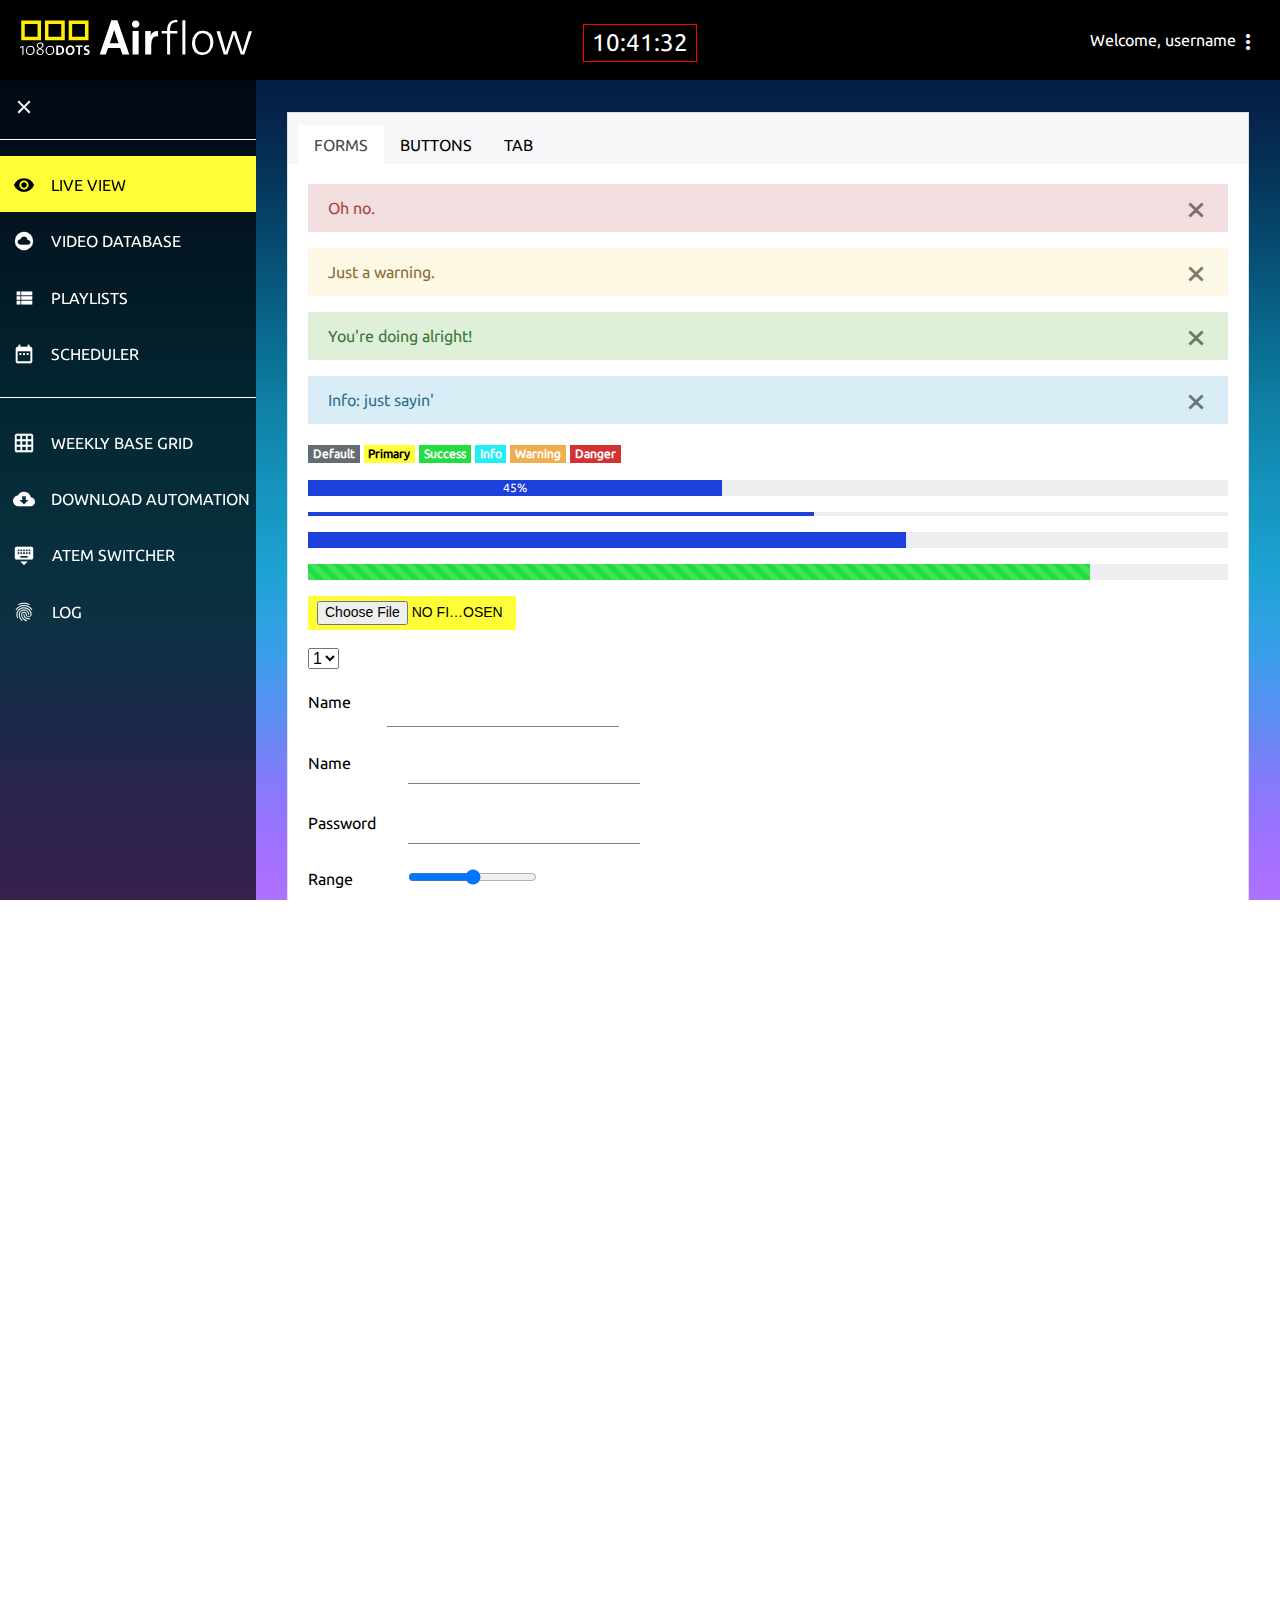
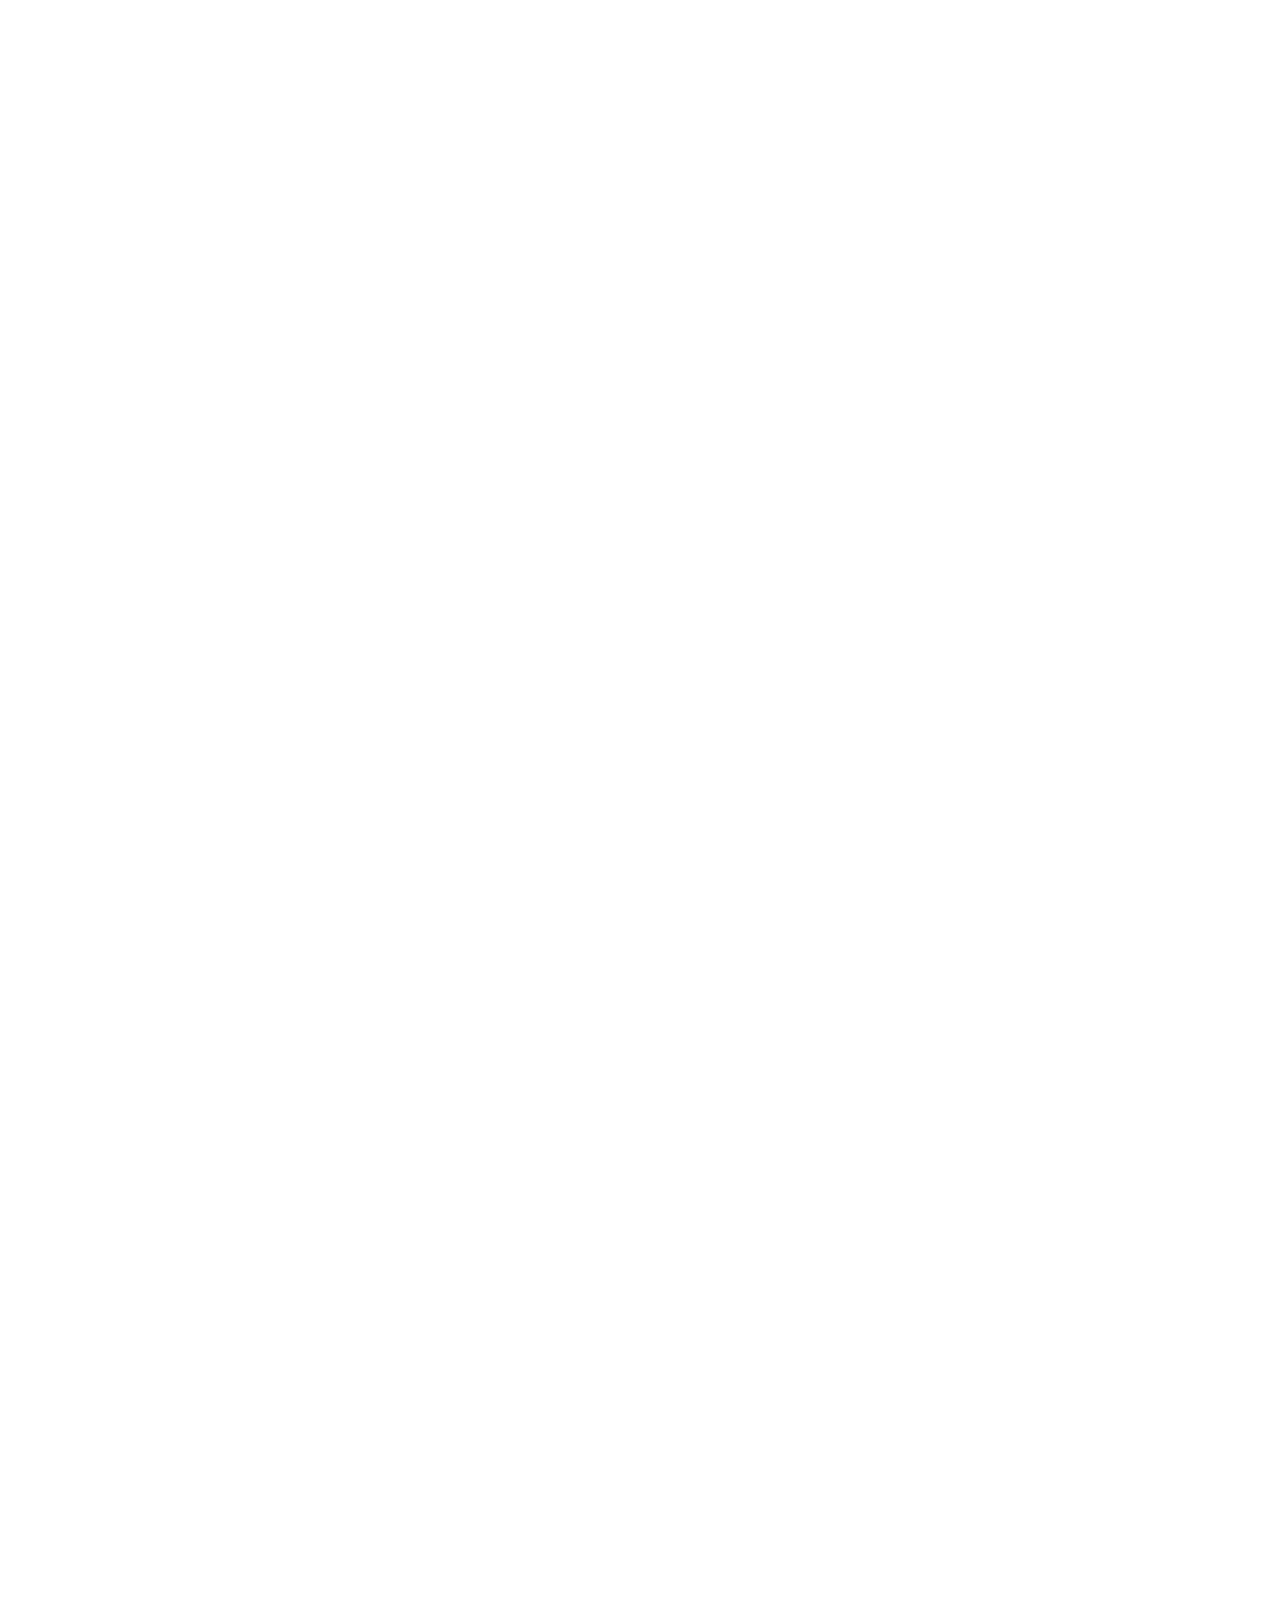
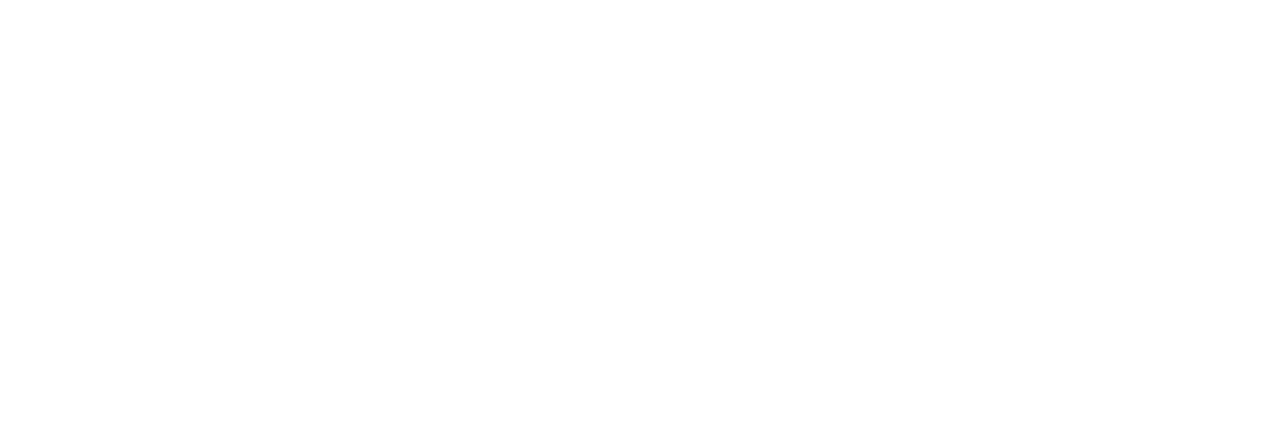
<file: index.html>
<!DOCTYPE html>
<html charset="utf-8">

<head>
    <meta charset="UTF-8">
    <title>Base Airflow UI</title>
    <meta name="viewport" content="width=device-width,initial-scale=1,user-scalable=no">
    <link rel="stylesheet" href="style.css">
</head>

<body>
   
    <header>
        <div class="logo">
            <img src="logo.svg" alt="1080dots Airflow">
        </div>
        
        <div class="server-time">10:41:32</div>
        
        <div class="admin-menu">
            <div class="admin-menu-welcome">Welcome, username</div>
            <div class="admin-menu-toggle"></div>
            <ul class="admin-menu-content">
                <li><a href="#admin">Airflow (Admin)</a></li>
                <li><a href="#profile">Your Profile</a></li>
                <li><a href="#users">Assign Users</a></li>
                <li><a href="#settings">System Settings</a></li>
                <li><a href="#logout">Logout</a></li>
            </ul>
        </div>
    </header>
    
    <aside class="sidebar">
        <nav>
            <div class="sidebar-toggle" id="sidebar-toggle"></div>
            <hr>
            <ul>
                <li><a href="#live" class="active">Live View</a></li>
                <li><a href="#clips">Video Database</a></li>
                <li><a href="#clocks">Playlists</a></li>
                <li><a href="#planner">Scheduler</a></li>
            </ul>
            <hr>
            <ul>
                <li><a href="#weekgrid">Weekly Base Grid</a></li>
                <li><a href="#automator">Download Automation</a></li>
                <li><a href="#atem">Atem Switcher</a></li>
                <li><a href="#log">Log</a></li>
            </ul>
        </nav>
        
    </aside>
    
    <main>
        <div id="main-container">
            <div id="elements" class="card">
                <div class="card-header">
                    <ul class="nav nav-tabs card-header-tabs">
                        <li class="nav-item">
                            <a href="#nav-tab1" class="nav-link active">Forms</a>
                        </li>
                        <li class="nav-item">
                            <a href="#nav-tab2" class="nav-link">Buttons</a>
                        </li>
                        <li class="nav-item">
                            <a href="#nav-tab3" class="nav-link">Tab</a>
                        </li>
                    </ul>
                </div>
                
                <div id="nav-tab1" class="card-block tab-block active">
                   
                    <div class="alert-danger">Oh no.</div>
                    <div class="alert-warning">Just a warning.</div>
                    <div class="alert-success">You're doing alright!</div>
                    <div class="alert-info">Info: just sayin'</div>
                    
                    <p>
                        <span class="badge-default">Default</span>
                        <span class="badge-primary">Primary</span>
                        <span class="badge-success">Success</span>
                        <span class="badge-info">Info</span>
                        <span class="badge-warning">Warning</span>
                        <span class="badge-danger">Danger</span>
                    </p>
                                        
                    <div class="progress block">
                        <div class="progress-bar" style="width: 45%">45%</div>
                    </div>
                    
                    <div class="progress block">
                        <div class="progress-bar" style="width: 55%;height:.25rem"></div>
                    </div>
                    
                    <div class="progress block">
                        <div class="progress-bar" style="width: 65%;"></div>
                    </div>
                    
                    <div class="progress block">
                        <div class="progress-bar bg-success progress-bar-striped progress-bar-animated" style="width: 85%;"></div>
                    </div>
                    
                    <form action="#">
                       
                        <div class="block">
                            <input type="file">
                        </div>
                        <div class="block">
                            <select name="athing" id="athing">
                                <option value="1">1</option>
                                <option value="2">1</option>
                                <option value="3">1</option>
                            </select>
                        </div>
                        
                        <div class="block row">
                            <div class="col-sm-1">
                                <label for="name">Name</label>
                            </div>
                            <div class="col-sm-4">
                                <input id="name" type="name">
                            </div>
                        </div>
                        
                        <div class="block">
                            <label for="name">Name</label>
                            <input id="name" type="name">
                        </div>
                        <div class="block">
                            <label for="password">Password</label>
                            <input id="password" type="password">
                        </div>
                        <div class="block">
                            <label for="range">Range</label>
                            <input id="range" type="range">
                        </div>
                        <div class="block">
                            <label for="text">Textfield</label>
                            <input id="text" type="text">
                        </div>
                        <div class="block">
                            <input id="radio" type="radio" value="true" id="radio1">
                            <label for="radio1">Testradio</label>
                        </div>
                        <div class="block">
                            <input id="checkbox1" type="checkbox" value="true">
                            <label for="checkbox1">Testradio</label>
                        </div>
                        <div class="block">
                            <label for="number">Number</label>
                            <input id="number" type="number">
                        </div>
                        <div class="block">
                            <label for="date">Date</label>
                            <input id="date" type="date">
                        </div>
                        <div class="block">
                            <label for="textarea">Textarea</label>
                            <textarea id="textarea" maxlength="20" rows="10"></textarea>
                        </div>
                        <div class="block">
                            <input id="submit" type="submit" value="Submit">
                        </div>
                        
                    </form>
                </div>
                <div id="nav-tab2" class="card-block tab-block">
                    <p>
                        <button>Home</button>
                        <button><i class="i">&#xE88A;</i>Home</button>
                        <button class="btn-secondary">Playlist</button>
                        <button class="btn-info">Refresh</button>
                        <button class="btn-success">Go</button>
                        <button class="btn-danger">On-air</button>
                    </p>
                
                    <p>
                        <button><i class="i">&#xE88A;</i> Home</button>
                        <button class="btn-secondary"><i class="i">&#xE88A; </i>Playlist</button>
                        <button class="btn-info"><i class="i">&#xE5D5; </i>Refresh</button>
                        <button class="btn-success">Go</button>
                        <button class="btn-danger">Stop</button>
                    </p>
                
                    <p>
                        <button class="btn-lg"><i class="i">&#xE88A;</i></button>
                        <button class="btn-lg btn-secondary"><i class="i">&#xE88A;</i></button>
                        <button class="btn-lg btn-info"><i class="i">&#xE5D5;</i></button>
                        <button class="btn-lg btn-success"><i class="i">&#xE147;</i></button>
                        <button class="btn-lg btn-danger"><i class="i">&#xE5C9;</i></button>
                    </p>
                    
                    <p>
                        <button class="btn-lg btn-outline-primary"><i class="i">&#xE88A;</i> Home</button>
                        <button class="btn-lg btn-outline-secondary"><i class="i">&#xE88A; </i>Playlist</button>
                        <button class="btn-lg btn-outline-info"><i class="i">&#xE5D5; </i>Refresh</button>
                        <button class="btn-lg btn-outline-success">Go</button>
                        <button class="btn-lg btn-outline-danger">Test</button>
                    </p>
                </div>
                
                <div id="nav-tab3" class="card-block tab-block">3</div>
            </div>
           
            <div id="live-preview" class="card">
                <div class="card-block">
                    <h4 class="card-title">Live Preview</h4>
                    
                    <p class="text-muted">The current item highlights automatically. The page will refresh as soon as the clock has ended.</p>
                    <div class="row">
                        <div class="col-sm-3">
                            <figure class="live-preview">
                                <img src="screen.png" alt="">
                                <figcaption>
                                    <button>Refresh</button>
                                </figcaption>
                            </figure>
                        </div>                    
                        <div class="col-sm-9">
                            <div class="row card-block">
                                <div class="col-sm-3"><strong>Current clock:</strong></div>
                                <div class="col-sm-6">Mainplaylist - 09-02-2017 15:00</div>
                                <div class="col-sm-3">
                                   <div class="btn-toolbar">
                                       <button class="btn-playlist"></button>
                                   </div>
                                </div>
                            </div>
                            <div class="row card-block">
                                <div class="col-sm-3"><strong>Next clock:</strong></div>
                                <div class="col-sm-6">Mainplaylist - 09-02-2017 16:00</div>
                                <div class="col-sm-3"></div>
                            </div>
                        </div>
                    </div>
                    <table>
                        <thead>
                            <th style="width: 15%">Template</th>
                            <th style="width: 25%">Title</th>
                            <th style="width: 15%">Length</th>
                            <th style="width: 15%">Start time</th>
                        </thead>
                        <tbody>
                            <tr>
                                <td>LOL News (100)</td>
                                <td>Dit is een test </td>
                                <td>00:00:11</td>
                                <td>00:26:26</td>
                            </tr>
                            <tr>
                                <td>LOL News (100)</td>
                                <td> </td>
                                <td>00:00:11</td>
                                <td>00:26:31</td>
                            </tr>
                            <tr>
                                <td>Fullscreen Video (2)</td>
                                <td>Dit is een test </td>
                                <td>00:00:14</td>
                                <td>00:26:33</td>
                            </tr>
                            <tr>
                                <td>LOL News (100)</td>
                                <td>Dit is een test </td>
                                <td>00:00:11</td>
                                <td>00:26:44</td>
                            </tr>
                            <tr>
                                <td>LOL News (100)</td>
                                <td>Dit is een test </td>
                                <td>00:00:15</td>
                                <td>00:27:16</td>
                            </tr>
                        </tbody>
                    </table>
                    
                                        
                    <div class="modal">
                        <div class="modal-dialog">
                            <div class="modal-content">
                               
                                <div class="modal-header">Modal title</div>
                                <div class="modal-body">
                                    <p>Aperiam consequatur aliquam eligendi enim voluptatem vero. Assumenda explicabo ipsa adipisci odit et dolorem sed. Velit qui quo autem.
                                    Quo maxime et laborum corporis nihil occaecati provident. Neque delectus qui consectetur voluptatem vel commodi voluptatibus aut. Expedita debitis consequuntur omnis dolore sit et ut. Enim aperiam quas perferendis rem.</p>
                                    <p>Consectetur dicta aut sed ullam. Voluptatem dolor nesciunt voluptas quidem rerum. Rem qui unde sed dignissimos ratione. Voluptatem ut natus aut.</p>
                                    <p>Alias qui ab ex blanditiis. Voluptates quaerat velit autem sed porro. Eaque ipsa mollitia consequatur. Error corrupti aut vel soluta quia.</p>
                                </div>
                                <div class="modal-footer">
                                    <button type="button" class="btn-secondary" data-dismiss="modal">Close</button>
                                    <button type="button" class="btn-primary">Send message</button>
                                </div>
                                
                            </div>
                        </div>
                    </div>
                    <button data-toggle="modal" data-target=".modal">
                        Open Modal
                    </button>

                    <!-- Shorter modal initator -->
                    <div class="modal" id="modal2">
                        <div class="modal-container">
                               
                            <div class="modal-header">Modal title</div>
                            <div class="modal-body">
                                <p>Lorem ipsum dolor sit amet, consectetur adipisicing elit. Suscipit itaque est, dolores asperiores corporis veniam repellendus delectus a cumque voluptatum magnam deserunt rem, dolorem vero. Mollitia consectetur adipisci, culpa tempora!</p>
                                <p>Eos, impedit facilis enim veritatis nulla dolore. Consequuntur ex eligendi magnam modi obcaecati, laboriosam repellat veritatis necessitatibus ratione beatae, molestiae animi sunt rem quaerat libero assumenda aperiam in nostrum perspiciatis?</p>
                                <p>Veniam fugiat doloremque tenetur incidunt suscipit inventore deleniti, labore vel, nam modi magni, laboriosam molestias optio impedit sunt. Voluptatibus exercitationem et a assumenda eius ea voluptate libero laborum aliquam quos.</p>
                                <p>Totam, corporis exercitationem ex, dolorum facere fuga tempore doloribus qui accusamus maxime inventore similique rerum porro numquam, repellat vero perspiciatis aliquam laborum impedit aut dolore voluptas quasi! Quia, qui veniam.</p>
                                <p>Aut nihil nulla blanditiis, consequatur eos quae. Vitae eos voluptatibus quas dicta, hic soluta unde accusantium dolor tenetur exercitationem magnam nihil magni ab totam iure laudantium, corporis natus sed quis.</p>
                                <p>Dicta blanditiis natus laborum aliquam perferendis, cum quisquam ea ducimus unde ab enim aliquid numquam quam adipisci et deserunt reprehenderit. Inventore repellendus aperiam eveniet aspernatur sequi eius ullam illum nemo!</p>
                                <p>Explicabo non fugiat illum nemo itaque inventore laborum, error laboriosam qui ipsa, natus temporibus dolorum ullam iste, culpa veritatis, reiciendis repellat accusantium eveniet officia totam maiores quasi et magnam. Asperiores!</p>
                                <p>Voluptates nobis molestias commodi necessitatibus, excepturi maxime laborum optio ullam autem recusandae assumenda quisquam deserunt quia deleniti repellat doloremque aliquid laboriosam debitis, accusantium magnam cumque adipisci culpa quos. Magnam, voluptatum?</p>
                                <p>Quas ullam dolor tempora, harum sint iure doloremque nemo. Cumque, quis cupiditate. Saepe voluptas alias minima sapiente ab est at, vel aliquam itaque quod numquam, inventore nisi voluptate nostrum necessitatibus.</p>
                                <p>Et quas eaque maxime distinctio quia perferendis nam quam sequi commodi nisi corporis, sint dolore reprehenderit nihil, cum aperiam obcaecati mollitia amet, sapiente. Odio vitae quos quibusdam esse, iste ducimus.</p>
                            </div>
                            <div class="modal-footer">
                                <button type="button" class="btn-secondary" data-dismiss="modal">Close</button>
                                <button type="button" class="btn-primary">Send message</button>
                            </div>

                        </div>
                    </div>
                    <button data-toggle="modal" data-target="#modal2">
                        Open Modal 2
                    </button>
                    
                    <hr>

                    <!-- Button alert -->
                    <form action="https://duckduckgo.com?q=joke">
                        <button data-alert type="submit">
                            Alert modal
                        </button>
                    </form>
                    
                    <hr>
                    
                    <!-- Link alert -->
                    <a href="https://google.com?q=color+red" class="btn-delete" data-alert>Delete 1</a>
                    
                    <hr>
                    
                    <!-- Link alert -->
                    <a href="https://google.com?q=color+red" class="btn-delete" data-alert>Delete 2</a>
                    
                </div>
            </div>
                    
            <div id="videos" class="card">
                <div class="card-block">
                <h4 class="card-title">Videos</h4>
                    
                    <div class="row block">
                       
                        <div class="col-sm-7">
                            <div class="btn-toolbar">
                                <button class="btn-add"> Add</button>
                                <button class="btn-add"> Batch upload</button>
                            </div>
                        </div>
                        <div class="col-sm text-right">
                            <form action="#">
                                <input type="text" placeholder="Search">
                                <i class="i">search</i>
                            </form>
                        </div>
                        
                    </div>
                    
                    <div class="card">
                        <div class="card-header">
                            Filter
                            <div class="float-right">
                                <button id="filter-toggle" class="btn-secondary btn-plus-box"></button>
                            </div>
                        </div>
                        <div id="filter-block" class="card-block"  style="display:none">
                            <div class="row">
                                <div class="col-sm-2">
                                    <strong>Filter op type: </strong>
                                </div>
                                <div class="col-sm">
                                    <label><input type="checkbox"> Videoclips</label> 
                                    <label><input type="checkbox"> Programma's</label> 
                                    <label><input type="checkbox"> Filler</label> 
                                </div>
                            </div>
                            <div class="row">
                                <div class="col-sm-2">
                                    <strong>Filter op tag: </strong>
                                </div>
                                <div class="col-sm">
                                    <label><input type="checkbox"> Auto</label> <br>
                                    <label><input type="checkbox"> Pop</label> <br>
                                    <label><input type="checkbox"> New</label> <br>
                                </div>
                            </div>
                        </div>
                    </div>

                    <table>
                        <thead>
                            <th style="width: 2%"></th>
                            <th style="width: 10%">Preview</th>
                            <th style="width: 20%">Name</th>
                            <th style="width: 10%">Times played</th>
                            <th style="width: 15%">Tags</th>
                            <th style="width: 15%"></th>
                        </thead>
                        <tbody>
                            <tr>
                                <td><i class="i">&#xE063</i></td>
                                <td><figure>
                                    <img src="19.gif" alt="">
                                    <figcaption>05:22</figcaption>
                                </figure></td>
                                <td>Lorde - Royals (US Version)</td>
                                <td>43</td>
                                <td>New, Pop, Auto</td>
                                <td>
                                    <div class="btn-toolbar">
                                        <button class="btn-preview"></button>
                                        <button class="btn-remove"></button>
                                        <button class="btn-edit"></button>
                                    </div>
                                </td>
                            </tr>
                            <tr>
                                <td><i class="i">&#xE063</i></td>
                                <td><figure>
                                    <img src="19.gif" alt="">
                                    <figcaption>05:22</figcaption>
                                </figure></td>
                                <td>Lorde - Royals (US Version)</td>
                                <td>43</td>
                                <td>New, Pop, Auto</td>
                                <td>
                                    <div class="btn-toolbar">
                                        <button class="btn-preview"></button>
                                        <button class="btn-remove"></button>
                                        <button class="btn-edit"></button>
                                    </div>
                                </td>
                            </tr>
                            <tr>
                                <td><i class="i">&#xE063</i></td>
                                <td><figure>
                                    <img src="19.gif" alt="">
                                    <figcaption>05:22</figcaption>
                                </figure></td>
                                <td>Lorde - Royals (US Version)</td>
                                <td>43</td>
                                <td>New, Pop, Auto</td>
                                <td>
                                    <div class="btn-toolbar">
                                        <button class="btn-preview"></button>
                                        <button class="btn-remove"></button>
                                        <button class="btn-edit"></button>
                                    </div>
                                </td>
                            </tr>
                        </tbody>
                    </table>

                </div>
            </div>
                     
            <div id="clocks" class="card">
                <div class="card-block">
                    <h4 class="card-title">Clocks</h4>
                    
                    <table>
                        <thead>
                            <tr>
                                <th style="width: 10%"><a href="">#</a></th>
                                <th style="width: 10%">Name</th>
                                <th style="width: 10%">Properties</th>
                                <th style="width: 10%">Status</th>
                                <th style="width: 10%">Length</th>
                                <th style="width: 10%">Gap</th>
                                <th style="width: 20%"></th>
                            </tr>
                        </thead>
                        <tbody>
                            <tr>
                                <td>1</td>
                                <td>K30 testfilm</td>
                                <td>Test</td>
                                <td></td>
                                <td>00:04:01</td>
                                <td>
                                    <div class="progress">
                                        <div class="progress-bar" style="width: 0%"></div>
                                    </div>
                                </td>
                                <td>
                                    <div class="btn-toolbar">
                                        <button class="btn-shrink"></button>
                                        <button class="btn-playlist"></button>
                                        <button class="btn-remove"></button>
                                        <button class="btn-edit"></button>
                                    </div>
                                </td>
                            </tr>
                            <tr>
                                <td>2</td>
                                <td>K30 testfilm</td>
                                <td>Test</td>
                                <td></td>
                                <td>00:04:01</td>
                                <td>
                                    <div class="progress">
                                        <div class="progress-bar" style="width: 10%"></div>
                                    </div>
                                </td>
                                <td>
                                    <div class="btn-toolbar">
                                        <button class="btn-shrink"></button>
                                        <button class="btn-playlist"></button>
                                        <button class="btn-remove"></button>
                                        <button class="btn-edit"></button>
                                    </div>
                                </td>
                            </tr>
                            <tr>
                                <td>3</td>
                                <td>K30 testfilm</td>
                                <td>Test</td>
                                <td></td>
                                <td>00:04:01</td>
                                <td>
                                    <div class="progress">
                                        <div class="progress-bar" style="width: 20%"></div>
                                    </div>
                                </td>
                                <td>
                                    <div class="btn-toolbar">
                                        <button class="btn-shrink"></button>
                                        <button class="btn-playlist"></button>
                                        <button class="btn-remove"></button>
                                        <button class="btn-edit"></button>
                                    </div>
                                </td>
                            </tr>
                            <tr>
                                <td>4</td>
                                <td>K30 testfilm</td>
                                <td>Test</td>
                                <td></td>
                                <td>00:04:01</td>
                                <td>
                                    <div class="progress">
                                        <div class="progress-bar" style="width: 30%"></div>
                                    </div>
                                </td>
                                <td>
                                    <div class="btn-toolbar">
                                        <button class="btn-shrink"></button>
                                        <button class="btn-playlist"></button>
                                        <button class="btn-remove"></button>
                                        <button class="btn-edit"></button>
                                    </div>
                                </td>
                            </tr>
                            <tr>
                                <td>5</td>
                                <td>K30 testfilm</td>
                                <td>Test</td>
                                <td></td>
                                <td>00:04:01</td>
                                <td>
                                    <div class="progress">
                                        <div class="progress-bar" style="width: 40%"></div>
                                    </div>
                                </td>
                                <td>
                                    <div class="btn-toolbar">
                                        <button class="btn-shrink"></button>
                                        <button class="btn-playlist"></button>
                                        <button class="btn-remove"></button>
                                        <button class="btn-edit"></button>
                                    </div>
                                </td>
                            </tr>
                        </tbody>
                    </table>
                    
                </div>
            </div>
        </div>
    </main>
    
    <script src="js/jquery-3.1.1.min.js"></script>
    <script src="js/nodep-date-input-polyfill.dist.js"></script>
    <script src="js/tether.min.js"></script>
    <script src="js/bootstrap.min.js"></script>
    <script>
        (function() {
            $(window).on('load resize', function() {
                window.requestAnimationFrame(function() {
                    if($(window).width() > 768)
                        $('.sidebar').removeClass('tucked')
                    if($(window).width() <= 768)
                        $('.sidebar').addClass('tucked')
                })
            })
            
            $('#sidebar-toggle').click(function() {
                $('.sidebar').toggleClass('tucked')
                $(window).off('resize')
            })
            
            $('.admin-menu-toggle').click(function() {
                $('.admin-menu-content').slideToggle(160)
            })
            
            $('.nav-tabs a').click(function(event) {
                event.preventDefault()
                $(this).tab('show')
            })
            
            $('#filter-toggle').click(function() {
                $(this).toggleClass('btn-plus-box')
                $(this).toggleClass('btn-minus-box')
                $('#filter-block').slideToggle(160)
            })
            
            var alertModal = '<div class="modal" id="alert-modal">\
    <div class="modal-container modal-alert">\
           \
        <div class="modal-header">Confirm</div>\
        <div class="modal-body">\
            <p>Are you sure you want to delete this item?</p>\
        </div>\
        <div class="modal-footer">\
            <button type="button" tabindex="0" class="btn-secondary" data-dismiss="modal">Cancel</button>\
            <button type="button" tabindex="1" class="btn-primary" data-confirm="true">Confirm</button>\
        </div>\
\
    </div>\
</div>'
            $('[data-alert]').on('click', function(e) {
                e.preventDefault()
                
                currentActionTrigger = this
                
                // Create the modal element if it doesn't exist
                if($('#alert-modal').length < 1) {
                    $('body').append(alertModal)
                }
                
                // Set focuss on the dismiss button
                $('#alert-modal').on('show.bs.modal', function(e) {
                    $('[data-dismiss]').focus()
                    
                })
                
                // Trigger modal
                $('#alert-modal').modal({
                    keyboard: true
                })
                
                // Remove handlers on modal hide
                $('#alert-modal').on('hidden.bs.modal', function(e) {
                    $('#alert-modal').off('show.bs.modal')
                    $('#alert-modal').off('hidden.bs.modal')
                    $('[data-confirm]').off('click')
                })
                
                // User confirms action
                $('[data-confirm]').on('click', function(e) {
                    console.log(currentActionTrigger)
                    
                    $(currentActionTrigger).off('click')
                    currentActionTrigger.click()
                    
                })
            })
            
            $('[class*=alert-]').append('<button class="close"><i class="i-close"></i></button>')
                
            $('[class*=alert-] .close').click(function() {
                $(this).parent('[class*=alert-]').slideToggle(160)
            })
            
        })()
    </script>
</body>

</html>
</file>
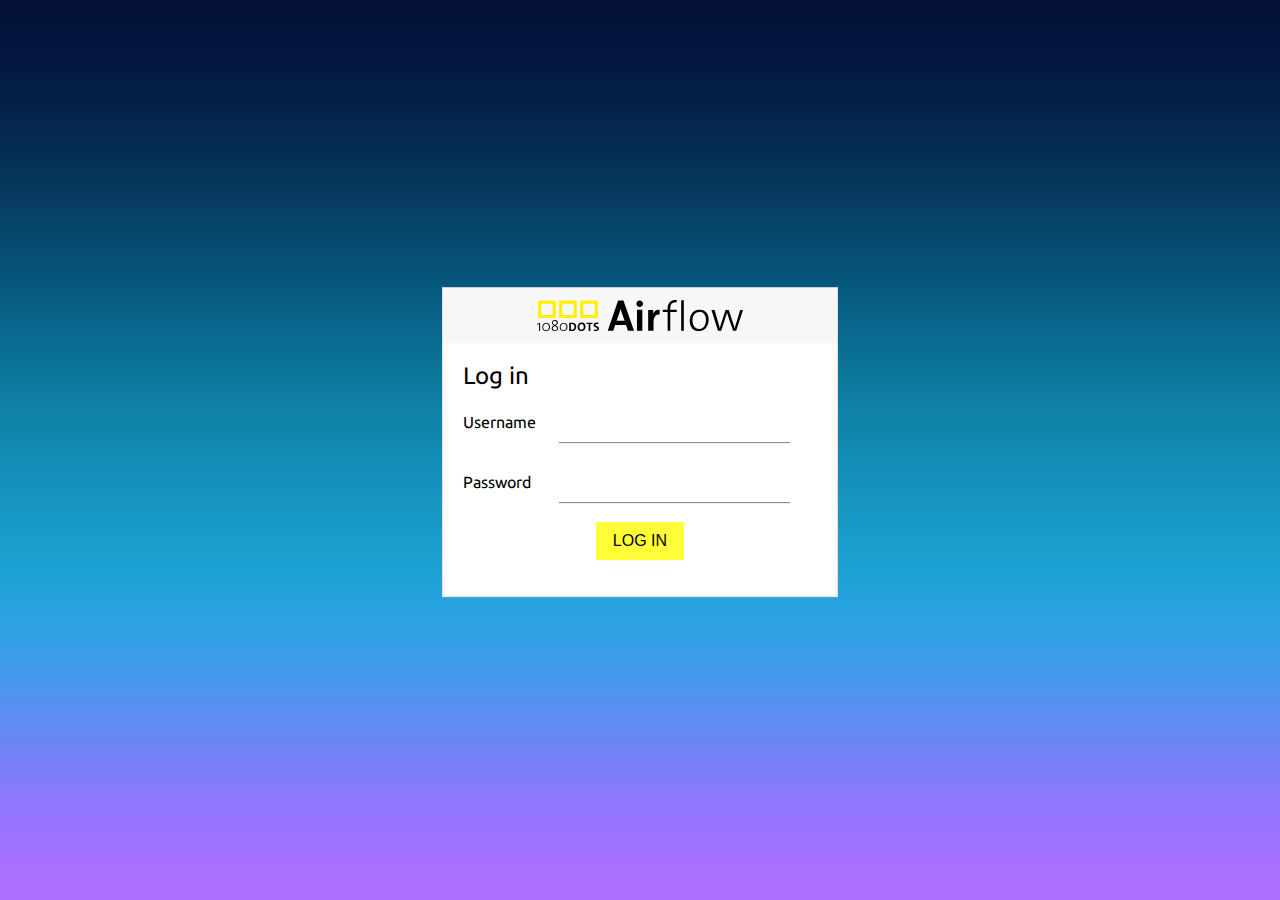
<file: login.html>
<!DOCTYPE html>
<html>
<head>
    <meta charset="UTF-8">
    <title>Airflow - Log in</title>
    <meta name="viewport" content="width=device-width,initial-scale=1,user-scalable=no">
    <link rel="stylesheet" href="style.css">
</head>
<body>
   
    <div class="col-sm-4 push-sm-4 center-y">
        <div class="card">
            <div class="card-header">
                <div class="logo col-sm-8 push-sm-2">
                    <img src="logo_zwart.svg" alt="1080dots Airflow">
                </div>

            </div>
            <div class="card-block">
                <h4 class="card-title">Log in</h4>
                <form action="">
                    <div class="block">
                        <label for="">Username</label><input type="text">
                    </div>
                    <div class="block">
                        <label for="">Password</label><input type="password">
                    </div>
                    <div class="block text-center">
                        <button type="submit" value="submit" class="btn">Log in</button>
                    </div>
                </form>
            </div>
        </div>
    </div>
    
    <script src="js/jquery-3.1.1.min.js"></script>
    <script src="js/nodep-date-input-polyfill.dist.js"></script>
    <script src="js/tether.min.js"></script>
    <script src="js/bootstrap.min.js"></script>
    <script>
        (function() {
            $(window).on('load resize', function() {
                window.requestAnimationFrame(function() {
                    if($(window).width() > 768)
                        $('.sidebar').removeClass('tucked')
                    if($(window).width() <= 768)
                        $('.sidebar').addClass('tucked')
                })
            })
            
            $('#sidebar-toggle').click(function() {
                $('.sidebar').toggleClass('tucked')
            })
            
            $('.admin-menu-toggle').click(function() {
                $('.admin-menu-content').slideToggle(160)
            })
            
            $('.nav-tabs a').click(function(event) {
                event.preventDefault()
                $(this).tab('show')
            })
            
            $('#filter-toggle').click(function() {
                $(this).toggleClass('btn-plus-box')
                $(this).toggleClass('btn-minus-box')
                $('#filter-block').slideToggle(160)
            })
            
            var alertModal = '<div class="modal" id="alert-modal">\
    <div class="modal-container modal-alert">\
           \
        <div class="modal-header">Confirm</div>\
        <div class="modal-body">\
            <p>Are you sure you want to delete this item?</p>\
        </div>\
        <div class="modal-footer">\
            <button type="button" tabindex="0" class="btn-secondary" data-dismiss="modal">Cancel</button>\
            <button type="button" tabindex="1" class="btn-primary" data-confirm="true">Confirm</button>\
        </div>\
\
    </div>\
</div>'
            $('[data-alert]').on('click', function(e) {
                e.preventDefault()
                
                currentActionTrigger = this
                
                // Create the modal element if it doesn't exist
                if($('#alert-modal').length < 1) {
                    $('body').append(alertModal)
                }
                
                // Set focuss on the dismiss button
                $('#alert-modal').on('show.bs.modal', function(e) {
                    $('[data-dismiss]').focus()
                    
                })
                
                // Trigger modal
                $('#alert-modal').modal({
                    keyboard: true
                })
                
                // Remove handlers on modal hide
                $('#alert-modal').on('hidden.bs.modal', function(e) {
                    $('#alert-modal').off('show.bs.modal')
                    $('#alert-modal').off('hidden.bs.modal')
                    $('[data-confirm]').off('click')
                })
                
                // User confirms action
                $('[data-confirm]').on('click', function(e) {
                    console.log(currentActionTrigger)
                    
                    $(currentActionTrigger).off('click')
                    currentActionTrigger.click()
                    
                })
            })
            
            $('[class*=alert-]').append('<button class="close"><i class="i-close"></i></button>')
                
            $('[class*=alert-] .close').click(function() {
                $(this).parent('[class*=alert-]').slideToggle(160)
            })
            
        })()
    </script>
</body>

</html>
</file>
<file: style.css>
@charset "UTF-8";
/**
 * Base stylesheet for the 2017 Airflow UI
 * Uses SASS to compile.
 * Quickly install SASS in MacOS by typing: sudo gem install sass
 * You can easily watch files using: sass --watch style.scss:style.css --sourcemap=none
 */
/*!
 * Bootstrap v4.0.0-alpha.6 (https://getbootstrap.com)
 * Copyright 2011-2017 The Bootstrap Authors
 * Copyright 2011-2017 Twitter, Inc.
 * Licensed under MIT (https://github.com/twbs/bootstrap/blob/master/LICENSE)
 */
/*! normalize.css v5.0.0 | MIT License | github.com/necolas/normalize.css */
html {
  font-family: sans-serif;
  line-height: 1.15;
  -ms-text-size-adjust: 100%;
  -webkit-text-size-adjust: 100%; }

body {
  margin: 0; }

article,
aside,
footer,
header,
nav,
section {
  display: block; }

h1 {
  font-size: 2em;
  margin: 0.67em 0; }

figcaption,
figure,
main {
  display: block; }

figure {
  margin: 1em 40px; }

hr {
  box-sizing: content-box;
  height: 0;
  overflow: visible; }

pre {
  font-family: monospace, monospace;
  font-size: 1em; }

a {
  background-color: transparent;
  -webkit-text-decoration-skip: objects; }

a:active,
a:hover {
  outline-width: 0; }

abbr[title] {
  border-bottom: none;
  text-decoration: underline;
  text-decoration: underline dotted; }

b,
strong {
  font-weight: inherit; }

b,
strong {
  font-weight: bolder; }

code,
kbd,
samp {
  font-family: monospace, monospace;
  font-size: 1em; }

dfn {
  font-style: italic; }

mark {
  background-color: #ff0;
  color: #000; }

small {
  font-size: 80%; }

sub,
sup {
  font-size: 75%;
  line-height: 0;
  position: relative;
  vertical-align: baseline; }

sub {
  bottom: -0.25em; }

sup {
  top: -0.5em; }

audio,
video {
  display: inline-block; }

audio:not([controls]) {
  display: none;
  height: 0; }

img {
  border-style: none; }

svg:not(:root) {
  overflow: hidden; }

button, form input[type=file],
form input[type=submit],
form input[type=button],
input,
optgroup,
select,
textarea {
  font-family: sans-serif;
  font-size: 100%;
  line-height: 1.15;
  margin: 0; }

button, form input[type=file],
form input[type=submit],
form input[type=button],
input {
  overflow: visible; }

button, form input[type=file],
form input[type=submit],
form input[type=button],
select {
  text-transform: none; }

button, form input[type=file],
form input[type=submit],
form input[type=button],
html [type="button"],
[type="reset"],
[type="submit"] {
  -webkit-appearance: button; }

button::-moz-focus-inner, form input[type=file]::-moz-focus-inner,
form input[type=submit]::-moz-focus-inner,
form input[type=button]::-moz-focus-inner,
[type="button"]::-moz-focus-inner,
[type="reset"]::-moz-focus-inner,
[type="submit"]::-moz-focus-inner {
  border-style: none;
  padding: 0; }

button:-moz-focusring, form input[type=file]:-moz-focusring,
form input[type=submit]:-moz-focusring,
form input[type=button]:-moz-focusring,
[type="button"]:-moz-focusring,
[type="reset"]:-moz-focusring,
[type="submit"]:-moz-focusring {
  outline: 1px dotted ButtonText; }

fieldset {
  border: 1px solid #c0c0c0;
  margin: 0 2px;
  padding: 0.35em 0.625em 0.75em; }

legend {
  box-sizing: border-box;
  color: inherit;
  display: table;
  max-width: 100%;
  padding: 0;
  white-space: normal; }

progress {
  display: inline-block;
  vertical-align: baseline; }

textarea {
  overflow: auto; }

[type="checkbox"],
[type="radio"] {
  box-sizing: border-box;
  padding: 0; }

[type="number"]::-webkit-inner-spin-button,
[type="number"]::-webkit-outer-spin-button {
  height: auto; }

[type="search"] {
  -webkit-appearance: textfield;
  outline-offset: -2px; }

[type="search"]::-webkit-search-cancel-button,
[type="search"]::-webkit-search-decoration {
  -webkit-appearance: none; }

::-webkit-file-upload-button {
  -webkit-appearance: button;
  font: inherit; }

details,
menu {
  display: block; }

summary {
  display: list-item; }

canvas {
  display: inline-block; }

template {
  display: none; }

[hidden] {
  display: none; }

html {
  box-sizing: border-box; }

*,
*::before,
*::after {
  box-sizing: inherit; }

@-ms-viewport {
  width: device-width; }
html {
  -ms-overflow-style: scrollbar;
  -webkit-tap-highlight-color: transparent; }

body {
  font-family: -apple-system, system-ui, BlinkMacSystemFont, "Segoe UI", Roboto, "Helvetica Neue", Arial, sans-serif;
  font-size: 1rem;
  font-weight: normal;
  line-height: 1.5;
  color: #292b2c;
  background-color: #fff; }

[tabindex="-1"]:focus {
  outline: none !important; }

h1, h2, h3, h4, h5, h6 {
  margin-top: 0;
  margin-bottom: .5rem; }

p {
  margin-top: 0;
  margin-bottom: 1rem; }

abbr[title],
abbr[data-original-title] {
  cursor: help; }

address {
  margin-bottom: 1rem;
  font-style: normal;
  line-height: inherit; }

ol,
ul,
dl {
  margin-top: 0;
  margin-bottom: 1rem; }

ol ol,
ul ul,
ol ul,
ul ol {
  margin-bottom: 0; }

dt {
  font-weight: bold; }

dd {
  margin-bottom: .5rem;
  margin-left: 0; }

blockquote {
  margin: 0 0 1rem; }

a {
  color: #1c41db;
  text-decoration: none; }
  a:focus, a:hover {
    color: #132d97;
    text-decoration: underline; }

a:not([href]):not([tabindex]) {
  color: inherit;
  text-decoration: none; }
  a:not([href]):not([tabindex]):focus, a:not([href]):not([tabindex]):hover {
    color: inherit;
    text-decoration: none; }
  a:not([href]):not([tabindex]):focus {
    outline: 0; }

pre {
  margin-top: 0;
  margin-bottom: 1rem;
  overflow: auto; }

figure {
  margin: 0 0 1rem; }

img {
  vertical-align: middle; }

[role="button"] {
  cursor: pointer; }

a,
area,
button,
form input[type=file],
form input[type=submit],
form input[type=button],
[role="button"],
input,
label,
select,
summary,
textarea {
  touch-action: manipulation; }

table {
  border-collapse: collapse;
  background-color: transparent; }

caption {
  padding-top: 0.75rem;
  padding-bottom: 0.75rem;
  color: #636c72;
  text-align: left;
  caption-side: bottom; }

th {
  text-align: left; }

label {
  display: inline-block;
  margin-bottom: .5rem; }

button:focus, form input[type=file]:focus,
form input[type=submit]:focus,
form input[type=button]:focus {
  outline: 1px dotted;
  outline: 5px auto -webkit-focus-ring-color; }

input,
button,
form input[type=file],
form input[type=submit],
form input[type=button],
select,
textarea {
  line-height: inherit; }

input[type="radio"]:disabled,
input[type="checkbox"]:disabled {
  cursor: not-allowed; }

input[type="date"],
input[type="time"],
input[type="datetime-local"],
input[type="month"] {
  -webkit-appearance: listbox; }

textarea {
  resize: vertical; }

fieldset {
  min-width: 0;
  padding: 0;
  margin: 0;
  border: 0; }

legend {
  display: block;
  width: 100%;
  padding: 0;
  margin-bottom: .5rem;
  font-size: 1.5rem;
  line-height: inherit; }

input[type="search"] {
  -webkit-appearance: none; }

output {
  display: inline-block; }

[hidden] {
  display: none !important; }

h1, h2, h3, h4, h5, h6,
.h1, .h2, .h3, .h4, .h5, .h6 {
  margin-bottom: 0.5rem;
  font-family: inherit;
  font-weight: 500;
  line-height: 1.1;
  color: inherit; }

h1, .h1 {
  font-size: 2.5rem; }

h2, .h2 {
  font-size: 2rem; }

h3, .h3 {
  font-size: 1.75rem; }

h4, .h4 {
  font-size: 1.5rem; }

h5, .h5 {
  font-size: 1.25rem; }

h6, .h6 {
  font-size: 1rem; }

.lead {
  font-size: 1.25rem;
  font-weight: 300; }

.display-1 {
  font-size: 6rem;
  font-weight: 300;
  line-height: 1.1; }

.display-2 {
  font-size: 5.5rem;
  font-weight: 300;
  line-height: 1.1; }

.display-3 {
  font-size: 4.5rem;
  font-weight: 300;
  line-height: 1.1; }

.display-4 {
  font-size: 3.5rem;
  font-weight: 300;
  line-height: 1.1; }

hr {
  margin-top: 1rem;
  margin-bottom: 1rem;
  border: 0;
  border-top: 1px solid rgba(0, 0, 0, 0.1); }

small,
.small {
  font-size: 80%;
  font-weight: normal; }

mark,
.mark {
  padding: 0.2em;
  background-color: #fcf8e3; }

.list-unstyled {
  padding-left: 0;
  list-style: none; }

.list-inline {
  padding-left: 0;
  list-style: none; }

.list-inline-item {
  display: inline-block; }
  .list-inline-item:not(:last-child) {
    margin-right: 5px; }

.initialism {
  font-size: 90%;
  text-transform: uppercase; }

.blockquote {
  padding: 0.5rem 1rem;
  margin-bottom: 1rem;
  font-size: 1.25rem;
  border-left: 0.25rem solid #eceeef; }

.blockquote-footer {
  display: block;
  font-size: 80%;
  color: #636c72; }
  .blockquote-footer::before {
    content: "\2014 \00A0"; }

.blockquote-reverse {
  padding-right: 1rem;
  padding-left: 0;
  text-align: right;
  border-right: 0.25rem solid #eceeef;
  border-left: 0; }

.blockquote-reverse .blockquote-footer::before {
  content: ""; }
.blockquote-reverse .blockquote-footer::after {
  content: "\00A0 \2014"; }

.img-fluid {
  max-width: 100%;
  height: auto; }

.img-thumbnail {
  padding: 0.25rem;
  background-color: #fff;
  border: 1px solid #ddd;
  transition: all 0.2s ease-in-out;
  max-width: 100%;
  height: auto; }

.figure, figure {
  display: inline-block; }

.figure-img, figure img {
  margin-bottom: 0.5rem;
  line-height: 1; }

.figure-caption, figure figcaption {
  font-size: 90%;
  color: #636c72; }

code,
kbd,
pre,
samp {
  font-family: Menlo, Monaco, Consolas, "Liberation Mono", "Courier New", monospace; }

code {
  padding: 0.2rem 0.4rem;
  font-size: 90%;
  color: #bd4147;
  background-color: #f7f7f9; }
  a > code {
    padding: 0;
    color: inherit;
    background-color: inherit; }

kbd {
  padding: 0.2rem 0.4rem;
  font-size: 90%;
  color: #fff;
  background-color: #292b2c; }
  kbd kbd {
    padding: 0;
    font-size: 100%;
    font-weight: bold; }

pre {
  display: block;
  margin-top: 0;
  margin-bottom: 1rem;
  font-size: 90%;
  color: #292b2c; }
  pre code {
    padding: 0;
    font-size: inherit;
    color: inherit;
    background-color: transparent;
    border-radius: 0; }

.pre-scrollable {
  max-height: 340px;
  overflow-y: scroll; }

.container {
  position: relative;
  margin-left: auto;
  margin-right: auto;
  padding-right: 15px;
  padding-left: 15px; }
  @media (min-width: 576px) {
    .container {
      padding-right: 15px;
      padding-left: 15px; } }
  @media (min-width: 768px) {
    .container {
      padding-right: 15px;
      padding-left: 15px; } }
  @media (min-width: 992px) {
    .container {
      padding-right: 15px;
      padding-left: 15px; } }
  @media (min-width: 1200px) {
    .container {
      padding-right: 15px;
      padding-left: 15px; } }
  @media (min-width: 576px) {
    .container {
      width: 540px;
      max-width: 100%; } }
  @media (min-width: 768px) {
    .container {
      width: 720px;
      max-width: 100%; } }
  @media (min-width: 992px) {
    .container {
      width: 960px;
      max-width: 100%; } }
  @media (min-width: 1200px) {
    .container {
      width: 1140px;
      max-width: 100%; } }

.container-fluid, main > #main-container {
  position: relative;
  margin-left: auto;
  margin-right: auto;
  padding-right: 15px;
  padding-left: 15px; }
  @media (min-width: 576px) {
    .container-fluid, main > #main-container {
      padding-right: 15px;
      padding-left: 15px; } }
  @media (min-width: 768px) {
    .container-fluid, main > #main-container {
      padding-right: 15px;
      padding-left: 15px; } }
  @media (min-width: 992px) {
    .container-fluid, main > #main-container {
      padding-right: 15px;
      padding-left: 15px; } }
  @media (min-width: 1200px) {
    .container-fluid, main > #main-container {
      padding-right: 15px;
      padding-left: 15px; } }

.row {
  display: flex;
  flex-wrap: wrap;
  margin-right: -15px;
  margin-left: -15px; }
  @media (min-width: 576px) {
    .row {
      margin-right: -15px;
      margin-left: -15px; } }
  @media (min-width: 768px) {
    .row {
      margin-right: -15px;
      margin-left: -15px; } }
  @media (min-width: 992px) {
    .row {
      margin-right: -15px;
      margin-left: -15px; } }
  @media (min-width: 1200px) {
    .row {
      margin-right: -15px;
      margin-left: -15px; } }

.no-gutters {
  margin-right: 0;
  margin-left: 0; }
  .no-gutters > .col,
  .no-gutters > [class*="col-"] {
    padding-right: 0;
    padding-left: 0; }

.col-1, .col-2, .col-3, .col-4, .col-5, .col-6, .col-7, .col-8, .col-9, .col-10, .col-11, .col-12, .col, .col-sm-1, .col-sm-2, .col-sm-3, .col-sm-4, .col-sm-5, .col-sm-6, .col-sm-7, .col-sm-8, .col-sm-9, .col-sm-10, .col-sm-11, .col-sm-12, .col-sm, .col-md-1, .col-md-2, .col-md-3, .col-md-4, .col-md-5, .col-md-6, .col-md-7, .col-md-8, .col-md-9, .col-md-10, .col-md-11, .col-md-12, .col-md, .col-lg-1, .col-lg-2, .col-lg-3, .col-lg-4, .col-lg-5, .col-lg-6, .col-lg-7, .col-lg-8, .col-lg-9, .col-lg-10, .col-lg-11, .col-lg-12, .col-lg, .col-xl-1, .col-xl-2, .col-xl-3, .col-xl-4, .col-xl-5, .col-xl-6, .col-xl-7, .col-xl-8, .col-xl-9, .col-xl-10, .col-xl-11, .col-xl-12, .col-xl {
  position: relative;
  width: 100%;
  min-height: 1px;
  padding-right: 15px;
  padding-left: 15px; }
  @media (min-width: 576px) {
    .col-1, .col-2, .col-3, .col-4, .col-5, .col-6, .col-7, .col-8, .col-9, .col-10, .col-11, .col-12, .col, .col-sm-1, .col-sm-2, .col-sm-3, .col-sm-4, .col-sm-5, .col-sm-6, .col-sm-7, .col-sm-8, .col-sm-9, .col-sm-10, .col-sm-11, .col-sm-12, .col-sm, .col-md-1, .col-md-2, .col-md-3, .col-md-4, .col-md-5, .col-md-6, .col-md-7, .col-md-8, .col-md-9, .col-md-10, .col-md-11, .col-md-12, .col-md, .col-lg-1, .col-lg-2, .col-lg-3, .col-lg-4, .col-lg-5, .col-lg-6, .col-lg-7, .col-lg-8, .col-lg-9, .col-lg-10, .col-lg-11, .col-lg-12, .col-lg, .col-xl-1, .col-xl-2, .col-xl-3, .col-xl-4, .col-xl-5, .col-xl-6, .col-xl-7, .col-xl-8, .col-xl-9, .col-xl-10, .col-xl-11, .col-xl-12, .col-xl {
      padding-right: 15px;
      padding-left: 15px; } }
  @media (min-width: 768px) {
    .col-1, .col-2, .col-3, .col-4, .col-5, .col-6, .col-7, .col-8, .col-9, .col-10, .col-11, .col-12, .col, .col-sm-1, .col-sm-2, .col-sm-3, .col-sm-4, .col-sm-5, .col-sm-6, .col-sm-7, .col-sm-8, .col-sm-9, .col-sm-10, .col-sm-11, .col-sm-12, .col-sm, .col-md-1, .col-md-2, .col-md-3, .col-md-4, .col-md-5, .col-md-6, .col-md-7, .col-md-8, .col-md-9, .col-md-10, .col-md-11, .col-md-12, .col-md, .col-lg-1, .col-lg-2, .col-lg-3, .col-lg-4, .col-lg-5, .col-lg-6, .col-lg-7, .col-lg-8, .col-lg-9, .col-lg-10, .col-lg-11, .col-lg-12, .col-lg, .col-xl-1, .col-xl-2, .col-xl-3, .col-xl-4, .col-xl-5, .col-xl-6, .col-xl-7, .col-xl-8, .col-xl-9, .col-xl-10, .col-xl-11, .col-xl-12, .col-xl {
      padding-right: 15px;
      padding-left: 15px; } }
  @media (min-width: 992px) {
    .col-1, .col-2, .col-3, .col-4, .col-5, .col-6, .col-7, .col-8, .col-9, .col-10, .col-11, .col-12, .col, .col-sm-1, .col-sm-2, .col-sm-3, .col-sm-4, .col-sm-5, .col-sm-6, .col-sm-7, .col-sm-8, .col-sm-9, .col-sm-10, .col-sm-11, .col-sm-12, .col-sm, .col-md-1, .col-md-2, .col-md-3, .col-md-4, .col-md-5, .col-md-6, .col-md-7, .col-md-8, .col-md-9, .col-md-10, .col-md-11, .col-md-12, .col-md, .col-lg-1, .col-lg-2, .col-lg-3, .col-lg-4, .col-lg-5, .col-lg-6, .col-lg-7, .col-lg-8, .col-lg-9, .col-lg-10, .col-lg-11, .col-lg-12, .col-lg, .col-xl-1, .col-xl-2, .col-xl-3, .col-xl-4, .col-xl-5, .col-xl-6, .col-xl-7, .col-xl-8, .col-xl-9, .col-xl-10, .col-xl-11, .col-xl-12, .col-xl {
      padding-right: 15px;
      padding-left: 15px; } }
  @media (min-width: 1200px) {
    .col-1, .col-2, .col-3, .col-4, .col-5, .col-6, .col-7, .col-8, .col-9, .col-10, .col-11, .col-12, .col, .col-sm-1, .col-sm-2, .col-sm-3, .col-sm-4, .col-sm-5, .col-sm-6, .col-sm-7, .col-sm-8, .col-sm-9, .col-sm-10, .col-sm-11, .col-sm-12, .col-sm, .col-md-1, .col-md-2, .col-md-3, .col-md-4, .col-md-5, .col-md-6, .col-md-7, .col-md-8, .col-md-9, .col-md-10, .col-md-11, .col-md-12, .col-md, .col-lg-1, .col-lg-2, .col-lg-3, .col-lg-4, .col-lg-5, .col-lg-6, .col-lg-7, .col-lg-8, .col-lg-9, .col-lg-10, .col-lg-11, .col-lg-12, .col-lg, .col-xl-1, .col-xl-2, .col-xl-3, .col-xl-4, .col-xl-5, .col-xl-6, .col-xl-7, .col-xl-8, .col-xl-9, .col-xl-10, .col-xl-11, .col-xl-12, .col-xl {
      padding-right: 15px;
      padding-left: 15px; } }

.col {
  flex-basis: 0;
  flex-grow: 1;
  max-width: 100%; }

.col-auto {
  flex: 0 0 auto;
  width: auto; }

.col-1 {
  flex: 0 0 8.33333%;
  max-width: 8.33333%; }

.col-2 {
  flex: 0 0 16.66667%;
  max-width: 16.66667%; }

.col-3 {
  flex: 0 0 25%;
  max-width: 25%; }

.col-4 {
  flex: 0 0 33.33333%;
  max-width: 33.33333%; }

.col-5 {
  flex: 0 0 41.66667%;
  max-width: 41.66667%; }

.col-6 {
  flex: 0 0 50%;
  max-width: 50%; }

.col-7 {
  flex: 0 0 58.33333%;
  max-width: 58.33333%; }

.col-8 {
  flex: 0 0 66.66667%;
  max-width: 66.66667%; }

.col-9 {
  flex: 0 0 75%;
  max-width: 75%; }

.col-10 {
  flex: 0 0 83.33333%;
  max-width: 83.33333%; }

.col-11 {
  flex: 0 0 91.66667%;
  max-width: 91.66667%; }

.col-12 {
  flex: 0 0 100%;
  max-width: 100%; }

.pull-0 {
  right: auto; }

.pull-1 {
  right: 8.33333%; }

.pull-2 {
  right: 16.66667%; }

.pull-3 {
  right: 25%; }

.pull-4 {
  right: 33.33333%; }

.pull-5 {
  right: 41.66667%; }

.pull-6 {
  right: 50%; }

.pull-7 {
  right: 58.33333%; }

.pull-8 {
  right: 66.66667%; }

.pull-9 {
  right: 75%; }

.pull-10 {
  right: 83.33333%; }

.pull-11 {
  right: 91.66667%; }

.pull-12 {
  right: 100%; }

.push-0 {
  left: auto; }

.push-1 {
  left: 8.33333%; }

.push-2 {
  left: 16.66667%; }

.push-3 {
  left: 25%; }

.push-4 {
  left: 33.33333%; }

.push-5 {
  left: 41.66667%; }

.push-6 {
  left: 50%; }

.push-7 {
  left: 58.33333%; }

.push-8 {
  left: 66.66667%; }

.push-9 {
  left: 75%; }

.push-10 {
  left: 83.33333%; }

.push-11 {
  left: 91.66667%; }

.push-12 {
  left: 100%; }

.offset-1 {
  margin-left: 8.33333%; }

.offset-2 {
  margin-left: 16.66667%; }

.offset-3 {
  margin-left: 25%; }

.offset-4 {
  margin-left: 33.33333%; }

.offset-5 {
  margin-left: 41.66667%; }

.offset-6 {
  margin-left: 50%; }

.offset-7 {
  margin-left: 58.33333%; }

.offset-8 {
  margin-left: 66.66667%; }

.offset-9 {
  margin-left: 75%; }

.offset-10 {
  margin-left: 83.33333%; }

.offset-11 {
  margin-left: 91.66667%; }

@media (min-width: 576px) {
  .col-sm {
    flex-basis: 0;
    flex-grow: 1;
    max-width: 100%; }

  .col-sm-auto {
    flex: 0 0 auto;
    width: auto; }

  .col-sm-1 {
    flex: 0 0 8.33333%;
    max-width: 8.33333%; }

  .col-sm-2 {
    flex: 0 0 16.66667%;
    max-width: 16.66667%; }

  .col-sm-3 {
    flex: 0 0 25%;
    max-width: 25%; }

  .col-sm-4 {
    flex: 0 0 33.33333%;
    max-width: 33.33333%; }

  .col-sm-5 {
    flex: 0 0 41.66667%;
    max-width: 41.66667%; }

  .col-sm-6 {
    flex: 0 0 50%;
    max-width: 50%; }

  .col-sm-7 {
    flex: 0 0 58.33333%;
    max-width: 58.33333%; }

  .col-sm-8 {
    flex: 0 0 66.66667%;
    max-width: 66.66667%; }

  .col-sm-9 {
    flex: 0 0 75%;
    max-width: 75%; }

  .col-sm-10 {
    flex: 0 0 83.33333%;
    max-width: 83.33333%; }

  .col-sm-11 {
    flex: 0 0 91.66667%;
    max-width: 91.66667%; }

  .col-sm-12 {
    flex: 0 0 100%;
    max-width: 100%; }

  .pull-sm-0 {
    right: auto; }

  .pull-sm-1 {
    right: 8.33333%; }

  .pull-sm-2 {
    right: 16.66667%; }

  .pull-sm-3 {
    right: 25%; }

  .pull-sm-4 {
    right: 33.33333%; }

  .pull-sm-5 {
    right: 41.66667%; }

  .pull-sm-6 {
    right: 50%; }

  .pull-sm-7 {
    right: 58.33333%; }

  .pull-sm-8 {
    right: 66.66667%; }

  .pull-sm-9 {
    right: 75%; }

  .pull-sm-10 {
    right: 83.33333%; }

  .pull-sm-11 {
    right: 91.66667%; }

  .pull-sm-12 {
    right: 100%; }

  .push-sm-0 {
    left: auto; }

  .push-sm-1 {
    left: 8.33333%; }

  .push-sm-2 {
    left: 16.66667%; }

  .push-sm-3 {
    left: 25%; }

  .push-sm-4 {
    left: 33.33333%; }

  .push-sm-5 {
    left: 41.66667%; }

  .push-sm-6 {
    left: 50%; }

  .push-sm-7 {
    left: 58.33333%; }

  .push-sm-8 {
    left: 66.66667%; }

  .push-sm-9 {
    left: 75%; }

  .push-sm-10 {
    left: 83.33333%; }

  .push-sm-11 {
    left: 91.66667%; }

  .push-sm-12 {
    left: 100%; }

  .offset-sm-0 {
    margin-left: 0%; }

  .offset-sm-1 {
    margin-left: 8.33333%; }

  .offset-sm-2 {
    margin-left: 16.66667%; }

  .offset-sm-3 {
    margin-left: 25%; }

  .offset-sm-4 {
    margin-left: 33.33333%; }

  .offset-sm-5 {
    margin-left: 41.66667%; }

  .offset-sm-6 {
    margin-left: 50%; }

  .offset-sm-7 {
    margin-left: 58.33333%; }

  .offset-sm-8 {
    margin-left: 66.66667%; }

  .offset-sm-9 {
    margin-left: 75%; }

  .offset-sm-10 {
    margin-left: 83.33333%; }

  .offset-sm-11 {
    margin-left: 91.66667%; } }
@media (min-width: 768px) {
  .col-md {
    flex-basis: 0;
    flex-grow: 1;
    max-width: 100%; }

  .col-md-auto {
    flex: 0 0 auto;
    width: auto; }

  .col-md-1 {
    flex: 0 0 8.33333%;
    max-width: 8.33333%; }

  .col-md-2 {
    flex: 0 0 16.66667%;
    max-width: 16.66667%; }

  .col-md-3 {
    flex: 0 0 25%;
    max-width: 25%; }

  .col-md-4 {
    flex: 0 0 33.33333%;
    max-width: 33.33333%; }

  .col-md-5 {
    flex: 0 0 41.66667%;
    max-width: 41.66667%; }

  .col-md-6 {
    flex: 0 0 50%;
    max-width: 50%; }

  .col-md-7 {
    flex: 0 0 58.33333%;
    max-width: 58.33333%; }

  .col-md-8 {
    flex: 0 0 66.66667%;
    max-width: 66.66667%; }

  .col-md-9 {
    flex: 0 0 75%;
    max-width: 75%; }

  .col-md-10 {
    flex: 0 0 83.33333%;
    max-width: 83.33333%; }

  .col-md-11 {
    flex: 0 0 91.66667%;
    max-width: 91.66667%; }

  .col-md-12 {
    flex: 0 0 100%;
    max-width: 100%; }

  .pull-md-0 {
    right: auto; }

  .pull-md-1 {
    right: 8.33333%; }

  .pull-md-2 {
    right: 16.66667%; }

  .pull-md-3 {
    right: 25%; }

  .pull-md-4 {
    right: 33.33333%; }

  .pull-md-5 {
    right: 41.66667%; }

  .pull-md-6 {
    right: 50%; }

  .pull-md-7 {
    right: 58.33333%; }

  .pull-md-8 {
    right: 66.66667%; }

  .pull-md-9 {
    right: 75%; }

  .pull-md-10 {
    right: 83.33333%; }

  .pull-md-11 {
    right: 91.66667%; }

  .pull-md-12 {
    right: 100%; }

  .push-md-0 {
    left: auto; }

  .push-md-1 {
    left: 8.33333%; }

  .push-md-2 {
    left: 16.66667%; }

  .push-md-3 {
    left: 25%; }

  .push-md-4 {
    left: 33.33333%; }

  .push-md-5 {
    left: 41.66667%; }

  .push-md-6 {
    left: 50%; }

  .push-md-7 {
    left: 58.33333%; }

  .push-md-8 {
    left: 66.66667%; }

  .push-md-9 {
    left: 75%; }

  .push-md-10 {
    left: 83.33333%; }

  .push-md-11 {
    left: 91.66667%; }

  .push-md-12 {
    left: 100%; }

  .offset-md-0 {
    margin-left: 0%; }

  .offset-md-1 {
    margin-left: 8.33333%; }

  .offset-md-2 {
    margin-left: 16.66667%; }

  .offset-md-3 {
    margin-left: 25%; }

  .offset-md-4 {
    margin-left: 33.33333%; }

  .offset-md-5 {
    margin-left: 41.66667%; }

  .offset-md-6 {
    margin-left: 50%; }

  .offset-md-7 {
    margin-left: 58.33333%; }

  .offset-md-8 {
    margin-left: 66.66667%; }

  .offset-md-9 {
    margin-left: 75%; }

  .offset-md-10 {
    margin-left: 83.33333%; }

  .offset-md-11 {
    margin-left: 91.66667%; } }
@media (min-width: 992px) {
  .col-lg {
    flex-basis: 0;
    flex-grow: 1;
    max-width: 100%; }

  .col-lg-auto {
    flex: 0 0 auto;
    width: auto; }

  .col-lg-1 {
    flex: 0 0 8.33333%;
    max-width: 8.33333%; }

  .col-lg-2 {
    flex: 0 0 16.66667%;
    max-width: 16.66667%; }

  .col-lg-3 {
    flex: 0 0 25%;
    max-width: 25%; }

  .col-lg-4 {
    flex: 0 0 33.33333%;
    max-width: 33.33333%; }

  .col-lg-5 {
    flex: 0 0 41.66667%;
    max-width: 41.66667%; }

  .col-lg-6 {
    flex: 0 0 50%;
    max-width: 50%; }

  .col-lg-7 {
    flex: 0 0 58.33333%;
    max-width: 58.33333%; }

  .col-lg-8 {
    flex: 0 0 66.66667%;
    max-width: 66.66667%; }

  .col-lg-9 {
    flex: 0 0 75%;
    max-width: 75%; }

  .col-lg-10 {
    flex: 0 0 83.33333%;
    max-width: 83.33333%; }

  .col-lg-11 {
    flex: 0 0 91.66667%;
    max-width: 91.66667%; }

  .col-lg-12 {
    flex: 0 0 100%;
    max-width: 100%; }

  .pull-lg-0 {
    right: auto; }

  .pull-lg-1 {
    right: 8.33333%; }

  .pull-lg-2 {
    right: 16.66667%; }

  .pull-lg-3 {
    right: 25%; }

  .pull-lg-4 {
    right: 33.33333%; }

  .pull-lg-5 {
    right: 41.66667%; }

  .pull-lg-6 {
    right: 50%; }

  .pull-lg-7 {
    right: 58.33333%; }

  .pull-lg-8 {
    right: 66.66667%; }

  .pull-lg-9 {
    right: 75%; }

  .pull-lg-10 {
    right: 83.33333%; }

  .pull-lg-11 {
    right: 91.66667%; }

  .pull-lg-12 {
    right: 100%; }

  .push-lg-0 {
    left: auto; }

  .push-lg-1 {
    left: 8.33333%; }

  .push-lg-2 {
    left: 16.66667%; }

  .push-lg-3 {
    left: 25%; }

  .push-lg-4 {
    left: 33.33333%; }

  .push-lg-5 {
    left: 41.66667%; }

  .push-lg-6 {
    left: 50%; }

  .push-lg-7 {
    left: 58.33333%; }

  .push-lg-8 {
    left: 66.66667%; }

  .push-lg-9 {
    left: 75%; }

  .push-lg-10 {
    left: 83.33333%; }

  .push-lg-11 {
    left: 91.66667%; }

  .push-lg-12 {
    left: 100%; }

  .offset-lg-0 {
    margin-left: 0%; }

  .offset-lg-1 {
    margin-left: 8.33333%; }

  .offset-lg-2 {
    margin-left: 16.66667%; }

  .offset-lg-3 {
    margin-left: 25%; }

  .offset-lg-4 {
    margin-left: 33.33333%; }

  .offset-lg-5 {
    margin-left: 41.66667%; }

  .offset-lg-6 {
    margin-left: 50%; }

  .offset-lg-7 {
    margin-left: 58.33333%; }

  .offset-lg-8 {
    margin-left: 66.66667%; }

  .offset-lg-9 {
    margin-left: 75%; }

  .offset-lg-10 {
    margin-left: 83.33333%; }

  .offset-lg-11 {
    margin-left: 91.66667%; } }
@media (min-width: 1200px) {
  .col-xl {
    flex-basis: 0;
    flex-grow: 1;
    max-width: 100%; }

  .col-xl-auto {
    flex: 0 0 auto;
    width: auto; }

  .col-xl-1 {
    flex: 0 0 8.33333%;
    max-width: 8.33333%; }

  .col-xl-2 {
    flex: 0 0 16.66667%;
    max-width: 16.66667%; }

  .col-xl-3 {
    flex: 0 0 25%;
    max-width: 25%; }

  .col-xl-4 {
    flex: 0 0 33.33333%;
    max-width: 33.33333%; }

  .col-xl-5 {
    flex: 0 0 41.66667%;
    max-width: 41.66667%; }

  .col-xl-6 {
    flex: 0 0 50%;
    max-width: 50%; }

  .col-xl-7 {
    flex: 0 0 58.33333%;
    max-width: 58.33333%; }

  .col-xl-8 {
    flex: 0 0 66.66667%;
    max-width: 66.66667%; }

  .col-xl-9 {
    flex: 0 0 75%;
    max-width: 75%; }

  .col-xl-10 {
    flex: 0 0 83.33333%;
    max-width: 83.33333%; }

  .col-xl-11 {
    flex: 0 0 91.66667%;
    max-width: 91.66667%; }

  .col-xl-12 {
    flex: 0 0 100%;
    max-width: 100%; }

  .pull-xl-0 {
    right: auto; }

  .pull-xl-1 {
    right: 8.33333%; }

  .pull-xl-2 {
    right: 16.66667%; }

  .pull-xl-3 {
    right: 25%; }

  .pull-xl-4 {
    right: 33.33333%; }

  .pull-xl-5 {
    right: 41.66667%; }

  .pull-xl-6 {
    right: 50%; }

  .pull-xl-7 {
    right: 58.33333%; }

  .pull-xl-8 {
    right: 66.66667%; }

  .pull-xl-9 {
    right: 75%; }

  .pull-xl-10 {
    right: 83.33333%; }

  .pull-xl-11 {
    right: 91.66667%; }

  .pull-xl-12 {
    right: 100%; }

  .push-xl-0 {
    left: auto; }

  .push-xl-1 {
    left: 8.33333%; }

  .push-xl-2 {
    left: 16.66667%; }

  .push-xl-3 {
    left: 25%; }

  .push-xl-4 {
    left: 33.33333%; }

  .push-xl-5 {
    left: 41.66667%; }

  .push-xl-6 {
    left: 50%; }

  .push-xl-7 {
    left: 58.33333%; }

  .push-xl-8 {
    left: 66.66667%; }

  .push-xl-9 {
    left: 75%; }

  .push-xl-10 {
    left: 83.33333%; }

  .push-xl-11 {
    left: 91.66667%; }

  .push-xl-12 {
    left: 100%; }

  .offset-xl-0 {
    margin-left: 0%; }

  .offset-xl-1 {
    margin-left: 8.33333%; }

  .offset-xl-2 {
    margin-left: 16.66667%; }

  .offset-xl-3 {
    margin-left: 25%; }

  .offset-xl-4 {
    margin-left: 33.33333%; }

  .offset-xl-5 {
    margin-left: 41.66667%; }

  .offset-xl-6 {
    margin-left: 50%; }

  .offset-xl-7 {
    margin-left: 58.33333%; }

  .offset-xl-8 {
    margin-left: 66.66667%; }

  .offset-xl-9 {
    margin-left: 75%; }

  .offset-xl-10 {
    margin-left: 83.33333%; }

  .offset-xl-11 {
    margin-left: 91.66667%; } }
.table, main table {
  width: 100%;
  max-width: 100%;
  margin-bottom: 1rem; }
  .table th, main table th,
  .table td,
  main table td {
    padding: 0.75rem;
    vertical-align: top;
    border-top: 1px solid #eceeef; }
  .table thead th, main table thead th {
    vertical-align: bottom;
    border-bottom: 2px solid #eceeef; }
  .table tbody + tbody, main table tbody + tbody {
    border-top: 2px solid #eceeef; }
  .table .table, main table .table, .table main table, main .table table, main table table {
    background-color: #fff; }

.table-sm th,
.table-sm td {
  padding: 0.3rem; }

.table-bordered {
  border: 1px solid #eceeef; }
  .table-bordered th,
  .table-bordered td {
    border: 1px solid #eceeef; }
  .table-bordered thead th,
  .table-bordered thead td {
    border-bottom-width: 2px; }

.table-striped tbody tr:nth-of-type(odd) {
  background-color: rgba(0, 0, 0, 0.05); }

.table-hover tbody tr:hover, main table tbody tr:hover {
  background-color: rgba(0, 0, 0, 0.075); }

.table-active,
.table-active > th,
.table-active > td {
  background-color: rgba(0, 0, 0, 0.075); }

.table-hover .table-active:hover, main table .table-active:hover {
  background-color: rgba(0, 0, 0, 0.075); }
  .table-hover .table-active:hover > td, main table .table-active:hover > td,
  .table-hover .table-active:hover > th,
  main table .table-active:hover > th {
    background-color: rgba(0, 0, 0, 0.075); }

.table-success,
.table-success > th,
.table-success > td {
  background-color: #dff0d8; }

.table-hover .table-success:hover, main table .table-success:hover {
  background-color: #d0e9c6; }
  .table-hover .table-success:hover > td, main table .table-success:hover > td,
  .table-hover .table-success:hover > th,
  main table .table-success:hover > th {
    background-color: #d0e9c6; }

.table-info,
.table-info > th,
.table-info > td {
  background-color: #d9edf7; }

.table-hover .table-info:hover, main table .table-info:hover {
  background-color: #c4e3f3; }
  .table-hover .table-info:hover > td, main table .table-info:hover > td,
  .table-hover .table-info:hover > th,
  main table .table-info:hover > th {
    background-color: #c4e3f3; }

.table-warning,
.table-warning > th,
.table-warning > td {
  background-color: #fcf8e3; }

.table-hover .table-warning:hover, main table .table-warning:hover {
  background-color: #faf2cc; }
  .table-hover .table-warning:hover > td, main table .table-warning:hover > td,
  .table-hover .table-warning:hover > th,
  main table .table-warning:hover > th {
    background-color: #faf2cc; }

.table-danger,
.table-danger > th,
.table-danger > td {
  background-color: #f2dede; }

.table-hover .table-danger:hover, main table .table-danger:hover {
  background-color: #ebcccc; }
  .table-hover .table-danger:hover > td, main table .table-danger:hover > td,
  .table-hover .table-danger:hover > th,
  main table .table-danger:hover > th {
    background-color: #ebcccc; }

.thead-inverse th {
  color: #fff;
  background-color: #292b2c; }

.thead-default th {
  color: #464a4c;
  background-color: #eceeef; }

.table-inverse {
  color: #fff;
  background-color: #292b2c; }
  .table-inverse th,
  .table-inverse td,
  .table-inverse thead th {
    border-color: #fff; }
  .table-inverse.table-bordered {
    border: 0; }

.table-responsive, main table {
  display: block;
  width: 100%;
  overflow-x: auto;
  -ms-overflow-style: -ms-autohiding-scrollbar; }
  .table-responsive.table-bordered, main table.table-bordered {
    border: 0; }

.form-control {
  display: block;
  width: 100%;
  padding: 0.5rem 0.75rem;
  font-size: 1rem;
  line-height: 1.25;
  color: #464a4c;
  background-color: #fff;
  background-image: none;
  background-clip: padding-box;
  border: 1px solid rgba(0, 0, 0, 0.15);
  border-radius: 0;
  transition: border-color ease-in-out 0.15s, box-shadow ease-in-out 0.15s; }
  .form-control::-ms-expand {
    background-color: transparent;
    border: 0; }
  .form-control:focus {
    color: #464a4c;
    background-color: #fff;
    border-color: #fffeb8;
    outline: none; }
  .form-control::placeholder {
    color: #636c72;
    opacity: 1; }
  .form-control:disabled, .form-control[readonly] {
    background-color: #eceeef;
    opacity: 1; }
  .form-control:disabled {
    cursor: not-allowed; }

select.form-control:not([size]):not([multiple]) {
  height: calc(2.25rem + 2px); }
select.form-control:focus::-ms-value {
  color: #464a4c;
  background-color: #fff; }

.form-control-file,
.form-control-range {
  display: block; }

.col-form-label {
  padding-top: calc(0.5rem - 1px * 2);
  padding-bottom: calc(0.5rem - 1px * 2);
  margin-bottom: 0; }

.col-form-label-lg {
  padding-top: calc(0.75rem - 1px * 2);
  padding-bottom: calc(0.75rem - 1px * 2);
  font-size: 1.25rem; }

.col-form-label-sm {
  padding-top: calc(0.25rem - 1px * 2);
  padding-bottom: calc(0.25rem - 1px * 2);
  font-size: 0.875rem; }

.col-form-legend {
  padding-top: 0.5rem;
  padding-bottom: 0.5rem;
  margin-bottom: 0;
  font-size: 1rem; }

.form-control-static {
  padding-top: 0.5rem;
  padding-bottom: 0.5rem;
  margin-bottom: 0;
  line-height: 1.25;
  border: solid transparent;
  border-width: 1px 0; }
  .form-control-static.form-control-sm, .input-group-sm > .form-control-static.form-control,
  .input-group-sm > .form-control-static.input-group-addon,
  .input-group-sm > .input-group-btn > .form-control-static.btn,
  .input-group-sm > .input-group-btn > button.form-control-static,
  form .input-group-sm > .input-group-btn > input.form-control-static[type=file],
  form .input-group-sm > .input-group-btn > input.form-control-static[type=submit],
  form .input-group-sm > .input-group-btn > input.form-control-static[type=button],
  .input-group-sm > .input-group-btn > .form-control-static.btn-preview,
  .input-group-sm > .input-group-btn > .form-control-static.btn-remove,
  .input-group-sm > .input-group-btn > .form-control-static.btn-delete,
  .input-group-sm > .input-group-btn > .form-control-static.btn-edit,
  .input-group-sm > .input-group-btn > .form-control-static.btn-playlist,
  .input-group-sm > .input-group-btn > .form-control-static.btn-playlist-add,
  .input-group-sm > .input-group-btn > .form-control-static.btn-playlist-check,
  .input-group-sm > .input-group-btn > .form-control-static.btn-playlist-play,
  .input-group-sm > .input-group-btn > .form-control-static.btn-search,
  .input-group-sm > .input-group-btn > .form-control-static.btn-shrink,
  .input-group-sm > .input-group-btn > .form-control-static.btn-add,
  .input-group-sm > .input-group-btn > .form-control-static.btn-plus-box,
  .input-group-sm > .input-group-btn > .form-control-static.btn-minus-box,
  .input-group-sm > .input-group-btn > .form-control-static.btn-copy,
  .input-group-sm > .input-group-btn > .form-control-static.btn-next,
  .input-group-sm > .input-group-btn > .form-control-static.btn-previous,
  .input-group-sm > .input-group-btn > .form-control-static.btn-close, .form-control-static.form-control-lg, .input-group-lg > .form-control-static.form-control,
  .input-group-lg > .form-control-static.input-group-addon,
  .input-group-lg > .input-group-btn > .form-control-static.btn,
  .input-group-lg > .input-group-btn > button.form-control-static,
  form .input-group-lg > .input-group-btn > input.form-control-static[type=file],
  form .input-group-lg > .input-group-btn > input.form-control-static[type=submit],
  form .input-group-lg > .input-group-btn > input.form-control-static[type=button],
  .input-group-lg > .input-group-btn > .form-control-static.btn-preview,
  .input-group-lg > .input-group-btn > .form-control-static.btn-remove,
  .input-group-lg > .input-group-btn > .form-control-static.btn-delete,
  .input-group-lg > .input-group-btn > .form-control-static.btn-edit,
  .input-group-lg > .input-group-btn > .form-control-static.btn-playlist,
  .input-group-lg > .input-group-btn > .form-control-static.btn-playlist-add,
  .input-group-lg > .input-group-btn > .form-control-static.btn-playlist-check,
  .input-group-lg > .input-group-btn > .form-control-static.btn-playlist-play,
  .input-group-lg > .input-group-btn > .form-control-static.btn-search,
  .input-group-lg > .input-group-btn > .form-control-static.btn-shrink,
  .input-group-lg > .input-group-btn > .form-control-static.btn-add,
  .input-group-lg > .input-group-btn > .form-control-static.btn-plus-box,
  .input-group-lg > .input-group-btn > .form-control-static.btn-minus-box,
  .input-group-lg > .input-group-btn > .form-control-static.btn-copy,
  .input-group-lg > .input-group-btn > .form-control-static.btn-next,
  .input-group-lg > .input-group-btn > .form-control-static.btn-previous,
  .input-group-lg > .input-group-btn > .form-control-static.btn-close {
    padding-right: 0;
    padding-left: 0; }

.form-control-sm, .input-group-sm > .form-control,
.input-group-sm > .input-group-addon,
.input-group-sm > .input-group-btn > .btn,
.input-group-sm > .input-group-btn > button,
form .input-group-sm > .input-group-btn > input[type=file],
form .input-group-sm > .input-group-btn > input[type=submit],
form .input-group-sm > .input-group-btn > input[type=button],
.input-group-sm > .input-group-btn > .btn-preview,
.input-group-sm > .input-group-btn > .btn-remove,
.input-group-sm > .input-group-btn > .btn-delete,
.input-group-sm > .input-group-btn > .btn-edit,
.input-group-sm > .input-group-btn > .btn-playlist,
.input-group-sm > .input-group-btn > .btn-playlist-add,
.input-group-sm > .input-group-btn > .btn-playlist-check,
.input-group-sm > .input-group-btn > .btn-playlist-play,
.input-group-sm > .input-group-btn > .btn-search,
.input-group-sm > .input-group-btn > .btn-shrink,
.input-group-sm > .input-group-btn > .btn-add,
.input-group-sm > .input-group-btn > .btn-plus-box,
.input-group-sm > .input-group-btn > .btn-minus-box,
.input-group-sm > .input-group-btn > .btn-copy,
.input-group-sm > .input-group-btn > .btn-next,
.input-group-sm > .input-group-btn > .btn-previous,
.input-group-sm > .input-group-btn > .btn-close {
  padding: 0.25rem 0.5rem;
  font-size: 0.875rem; }

select.form-control-sm:not([size]):not([multiple]), .input-group-sm > select.form-control:not([size]):not([multiple]),
.input-group-sm > select.input-group-addon:not([size]):not([multiple]),
.input-group-sm > .input-group-btn > select.btn:not([size]):not([multiple]),
.input-group-sm > .input-group-btn > select.btn-preview:not([size]):not([multiple]),
.input-group-sm > .input-group-btn > select.btn-remove:not([size]):not([multiple]),
.input-group-sm > .input-group-btn > select.btn-delete:not([size]):not([multiple]),
.input-group-sm > .input-group-btn > select.btn-edit:not([size]):not([multiple]),
.input-group-sm > .input-group-btn > select.btn-playlist:not([size]):not([multiple]),
.input-group-sm > .input-group-btn > select.btn-playlist-add:not([size]):not([multiple]),
.input-group-sm > .input-group-btn > select.btn-playlist-check:not([size]):not([multiple]),
.input-group-sm > .input-group-btn > select.btn-playlist-play:not([size]):not([multiple]),
.input-group-sm > .input-group-btn > select.btn-search:not([size]):not([multiple]),
.input-group-sm > .input-group-btn > select.btn-shrink:not([size]):not([multiple]),
.input-group-sm > .input-group-btn > select.btn-add:not([size]):not([multiple]),
.input-group-sm > .input-group-btn > select.btn-plus-box:not([size]):not([multiple]),
.input-group-sm > .input-group-btn > select.btn-minus-box:not([size]):not([multiple]),
.input-group-sm > .input-group-btn > select.btn-copy:not([size]):not([multiple]),
.input-group-sm > .input-group-btn > select.btn-next:not([size]):not([multiple]),
.input-group-sm > .input-group-btn > select.btn-previous:not([size]):not([multiple]),
.input-group-sm > .input-group-btn > select.btn-close:not([size]):not([multiple]) {
  height: 1.8125rem; }

.form-control-lg, .input-group-lg > .form-control,
.input-group-lg > .input-group-addon,
.input-group-lg > .input-group-btn > .btn,
.input-group-lg > .input-group-btn > button,
form .input-group-lg > .input-group-btn > input[type=file],
form .input-group-lg > .input-group-btn > input[type=submit],
form .input-group-lg > .input-group-btn > input[type=button],
.input-group-lg > .input-group-btn > .btn-preview,
.input-group-lg > .input-group-btn > .btn-remove,
.input-group-lg > .input-group-btn > .btn-delete,
.input-group-lg > .input-group-btn > .btn-edit,
.input-group-lg > .input-group-btn > .btn-playlist,
.input-group-lg > .input-group-btn > .btn-playlist-add,
.input-group-lg > .input-group-btn > .btn-playlist-check,
.input-group-lg > .input-group-btn > .btn-playlist-play,
.input-group-lg > .input-group-btn > .btn-search,
.input-group-lg > .input-group-btn > .btn-shrink,
.input-group-lg > .input-group-btn > .btn-add,
.input-group-lg > .input-group-btn > .btn-plus-box,
.input-group-lg > .input-group-btn > .btn-minus-box,
.input-group-lg > .input-group-btn > .btn-copy,
.input-group-lg > .input-group-btn > .btn-next,
.input-group-lg > .input-group-btn > .btn-previous,
.input-group-lg > .input-group-btn > .btn-close {
  padding: 0.75rem 1.5rem;
  font-size: 1.25rem; }

select.form-control-lg:not([size]):not([multiple]), .input-group-lg > select.form-control:not([size]):not([multiple]),
.input-group-lg > select.input-group-addon:not([size]):not([multiple]),
.input-group-lg > .input-group-btn > select.btn:not([size]):not([multiple]),
.input-group-lg > .input-group-btn > select.btn-preview:not([size]):not([multiple]),
.input-group-lg > .input-group-btn > select.btn-remove:not([size]):not([multiple]),
.input-group-lg > .input-group-btn > select.btn-delete:not([size]):not([multiple]),
.input-group-lg > .input-group-btn > select.btn-edit:not([size]):not([multiple]),
.input-group-lg > .input-group-btn > select.btn-playlist:not([size]):not([multiple]),
.input-group-lg > .input-group-btn > select.btn-playlist-add:not([size]):not([multiple]),
.input-group-lg > .input-group-btn > select.btn-playlist-check:not([size]):not([multiple]),
.input-group-lg > .input-group-btn > select.btn-playlist-play:not([size]):not([multiple]),
.input-group-lg > .input-group-btn > select.btn-search:not([size]):not([multiple]),
.input-group-lg > .input-group-btn > select.btn-shrink:not([size]):not([multiple]),
.input-group-lg > .input-group-btn > select.btn-add:not([size]):not([multiple]),
.input-group-lg > .input-group-btn > select.btn-plus-box:not([size]):not([multiple]),
.input-group-lg > .input-group-btn > select.btn-minus-box:not([size]):not([multiple]),
.input-group-lg > .input-group-btn > select.btn-copy:not([size]):not([multiple]),
.input-group-lg > .input-group-btn > select.btn-next:not([size]):not([multiple]),
.input-group-lg > .input-group-btn > select.btn-previous:not([size]):not([multiple]),
.input-group-lg > .input-group-btn > select.btn-close:not([size]):not([multiple]) {
  height: 3.16667rem; }

.form-group {
  margin-bottom: 1rem; }

.form-text {
  display: block;
  margin-top: 0.25rem; }

.form-check {
  position: relative;
  display: block;
  margin-bottom: 0.5rem; }
  .form-check.disabled .form-check-label {
    color: #636c72;
    cursor: not-allowed; }

.form-check-label {
  padding-left: 1.25rem;
  margin-bottom: 0;
  cursor: pointer; }

.form-check-input {
  position: absolute;
  margin-top: 0.25rem;
  margin-left: -1.25rem; }
  .form-check-input:only-child {
    position: static; }

.form-check-inline {
  display: inline-block; }
  .form-check-inline .form-check-label {
    vertical-align: middle; }
  .form-check-inline + .form-check-inline {
    margin-left: 0.75rem; }

.form-control-feedback {
  margin-top: 0.25rem; }

.form-control-success,
.form-control-warning,
.form-control-danger {
  padding-right: 2.25rem;
  background-repeat: no-repeat;
  background-position: center right 0.5625rem;
  background-size: 1.125rem 1.125rem; }

.has-success .form-control-feedback,
.has-success .form-control-label,
.has-success .col-form-label,
.has-success .form-check-label,
.has-success .custom-control {
  color: #22dd3f; }
.has-success .form-control {
  border-color: #22dd3f; }
.has-success .input-group-addon {
  color: #22dd3f;
  border-color: #22dd3f;
  background-color: #d3f8d9; }
.has-success .form-control-success {
  background-image: url("data:image/svg+xml;charset=utf8,%3Csvg xmlns='http://www.w3.org/2000/svg' viewBox='0 0 8 8'%3E%3Cpath fill='%2322dd3f' d='M2.3 6.73L.6 4.53c-.4-1.04.46-1.4 1.1-.8l1.1 1.4 3.4-3.8c.6-.63 1.6-.27 1.2.7l-4 4.6c-.43.5-.8.4-1.1.1z'/%3E%3C/svg%3E"); }

.has-warning .form-control-feedback,
.has-warning .form-control-label,
.has-warning .col-form-label,
.has-warning .form-check-label,
.has-warning .custom-control {
  color: #f0ad4e; }
.has-warning .form-control {
  border-color: #f0ad4e; }
.has-warning .input-group-addon {
  color: #f0ad4e;
  border-color: #f0ad4e;
  background-color: white; }
.has-warning .form-control-warning {
  background-image: url("data:image/svg+xml;charset=utf8,%3Csvg xmlns='http://www.w3.org/2000/svg' viewBox='0 0 8 8'%3E%3Cpath fill='%23f0ad4e' d='M4.4 5.324h-.8v-2.46h.8zm0 1.42h-.8V5.89h.8zM3.76.63L.04 7.075c-.115.2.016.425.26.426h7.397c.242 0 .372-.226.258-.426C6.726 4.924 5.47 2.79 4.253.63c-.113-.174-.39-.174-.494 0z'/%3E%3C/svg%3E"); }

.has-danger .form-control-feedback,
.has-danger .form-control-label,
.has-danger .col-form-label,
.has-danger .form-check-label,
.has-danger .custom-control {
  color: #d33232; }
.has-danger .form-control {
  border-color: #d33232; }
.has-danger .input-group-addon {
  color: #d33232;
  border-color: #d33232;
  background-color: #f7dada; }
.has-danger .form-control-danger {
  background-image: url("data:image/svg+xml;charset=utf8,%3Csvg xmlns='http://www.w3.org/2000/svg' fill='%23d33232' viewBox='-2 -2 7 7'%3E%3Cpath stroke='%23d9534f' d='M0 0l3 3m0-3L0 3'/%3E%3Ccircle r='.5'/%3E%3Ccircle cx='3' r='.5'/%3E%3Ccircle cy='3' r='.5'/%3E%3Ccircle cx='3' cy='3' r='.5'/%3E%3C/svg%3E"); }

.form-inline {
  display: flex;
  flex-flow: row wrap;
  align-items: center; }
  .form-inline .form-check {
    width: 100%; }
  @media (min-width: 576px) {
    .form-inline label {
      display: flex;
      align-items: center;
      justify-content: center;
      margin-bottom: 0; }
    .form-inline .form-group {
      display: flex;
      flex: 0 0 auto;
      flex-flow: row wrap;
      align-items: center;
      margin-bottom: 0; }
    .form-inline .form-control {
      display: inline-block;
      width: auto;
      vertical-align: middle; }
    .form-inline .form-control-static {
      display: inline-block; }
    .form-inline .input-group {
      width: auto; }
    .form-inline .form-control-label {
      margin-bottom: 0;
      vertical-align: middle; }
    .form-inline .form-check {
      display: flex;
      align-items: center;
      justify-content: center;
      width: auto;
      margin-top: 0;
      margin-bottom: 0; }
    .form-inline .form-check-label {
      padding-left: 0; }
    .form-inline .form-check-input {
      position: relative;
      margin-top: 0;
      margin-right: 0.25rem;
      margin-left: 0; }
    .form-inline .custom-control {
      display: flex;
      align-items: center;
      justify-content: center;
      padding-left: 0; }
    .form-inline .custom-control-indicator {
      position: static;
      display: inline-block;
      margin-right: 0.25rem;
      vertical-align: text-bottom; }
    .form-inline .has-feedback .form-control-feedback {
      top: 0; } }

.btn, button, form input[type=file],
form input[type=submit],
form input[type=button],
a.btn, .btn-preview, .btn-remove, .btn-delete, .btn-edit, .btn-playlist, .btn-playlist-add, .btn-playlist-check, .btn-playlist-play, .btn-search, .btn-shrink, .btn-add, .btn-plus-box, .btn-minus-box, .btn-copy, .btn-next, .btn-previous, .btn-close {
  display: inline-block;
  font-weight: normal;
  line-height: 1.25;
  text-align: center;
  white-space: nowrap;
  vertical-align: middle;
  user-select: none;
  border: 1px solid transparent;
  padding: 0.5rem 1rem;
  font-size: 1rem;
  transition: all 0.2s ease-in-out; }
  .btn:focus, button:focus, form input[type=file]:focus,
  form input[type=submit]:focus,
  form input[type=button]:focus, .btn-preview:focus, .btn-remove:focus, .btn-delete:focus, .btn-edit:focus, .btn-playlist:focus, .btn-playlist-add:focus, .btn-playlist-check:focus, .btn-playlist-play:focus, .btn-search:focus, .btn-shrink:focus, .btn-add:focus, .btn-plus-box:focus, .btn-minus-box:focus, .btn-copy:focus, .btn-next:focus, .btn-previous:focus, .btn-close:focus, .btn:hover, button:hover, form input[type=file]:hover,
  form input[type=submit]:hover,
  form input[type=button]:hover, .btn-preview:hover, .btn-remove:hover, .btn-delete:hover, .btn-edit:hover, .btn-playlist:hover, .btn-playlist-add:hover, .btn-playlist-check:hover, .btn-playlist-play:hover, .btn-search:hover, .btn-shrink:hover, .btn-add:hover, .btn-plus-box:hover, .btn-minus-box:hover, .btn-copy:hover, .btn-next:hover, .btn-previous:hover, .btn-close:hover {
    text-decoration: none; }
  .btn:focus, button:focus, form input[type=file]:focus,
  form input[type=submit]:focus,
  form input[type=button]:focus, .btn-preview:focus, .btn-remove:focus, .btn-delete:focus, .btn-edit:focus, .btn-playlist:focus, .btn-playlist-add:focus, .btn-playlist-check:focus, .btn-playlist-play:focus, .btn-search:focus, .btn-shrink:focus, .btn-add:focus, .btn-plus-box:focus, .btn-minus-box:focus, .btn-copy:focus, .btn-next:focus, .btn-previous:focus, .btn-close:focus, .btn.focus, button.focus, form input.focus[type=file],
  form input.focus[type=submit],
  form input.focus[type=button], .focus.btn-preview, .focus.btn-remove, .focus.btn-delete, .focus.btn-edit, .focus.btn-playlist, .focus.btn-playlist-add, .focus.btn-playlist-check, .focus.btn-playlist-play, .focus.btn-search, .focus.btn-shrink, .focus.btn-add, .focus.btn-plus-box, .focus.btn-minus-box, .focus.btn-copy, .focus.btn-next, .focus.btn-previous, .focus.btn-close {
    outline: 0;
    box-shadow: 0 0 0 2px rgba(255, 253, 56, 0.25); }
  .btn.disabled, button.disabled, form input.disabled[type=file],
  form input.disabled[type=submit],
  form input.disabled[type=button], .disabled.btn-preview, .disabled.btn-remove, .disabled.btn-delete, .disabled.btn-edit, .disabled.btn-playlist, .disabled.btn-playlist-add, .disabled.btn-playlist-check, .disabled.btn-playlist-play, .disabled.btn-search, .disabled.btn-shrink, .disabled.btn-add, .disabled.btn-plus-box, .disabled.btn-minus-box, .disabled.btn-copy, .disabled.btn-next, .disabled.btn-previous, .disabled.btn-close, .btn:disabled, button:disabled, form input[type=file]:disabled,
  form input[type=submit]:disabled,
  form input[type=button]:disabled, .btn-preview:disabled, .btn-remove:disabled, .btn-delete:disabled, .btn-edit:disabled, .btn-playlist:disabled, .btn-playlist-add:disabled, .btn-playlist-check:disabled, .btn-playlist-play:disabled, .btn-search:disabled, .btn-shrink:disabled, .btn-add:disabled, .btn-plus-box:disabled, .btn-minus-box:disabled, .btn-copy:disabled, .btn-next:disabled, .btn-previous:disabled, .btn-close:disabled {
    cursor: not-allowed;
    opacity: .65; }
  .btn:active, button:active, form input[type=file]:active,
  form input[type=submit]:active,
  form input[type=button]:active, .btn-preview:active, .btn-remove:active, .btn-delete:active, .btn-edit:active, .btn-playlist:active, .btn-playlist-add:active, .btn-playlist-check:active, .btn-playlist-play:active, .btn-search:active, .btn-shrink:active, .btn-add:active, .btn-plus-box:active, .btn-minus-box:active, .btn-copy:active, .btn-next:active, .btn-previous:active, .btn-close:active, .btn.active, button.active, form input.active[type=file],
  form input.active[type=submit],
  form input.active[type=button], .active.btn-preview, .active.btn-remove, .active.btn-delete, .active.btn-edit, .active.btn-playlist, .active.btn-playlist-add, .active.btn-playlist-check, .active.btn-playlist-play, .active.btn-search, .active.btn-shrink, .active.btn-add, .active.btn-plus-box, .active.btn-minus-box, .active.btn-copy, .active.btn-next, .active.btn-previous, .active.btn-close {
    background-image: none; }

a.btn.disabled, a.disabled.btn-preview, a.disabled.btn-remove, a.disabled.btn-delete, a.disabled.btn-edit, a.disabled.btn-playlist, a.disabled.btn-playlist-add, a.disabled.btn-playlist-check, a.disabled.btn-playlist-play, a.disabled.btn-search, a.disabled.btn-shrink, a.disabled.btn-add, a.disabled.btn-plus-box, a.disabled.btn-minus-box, a.disabled.btn-copy, a.disabled.btn-next, a.disabled.btn-previous, a.disabled.btn-close,
fieldset[disabled] a.btn,
fieldset[disabled] a.btn-preview,
fieldset[disabled] a.btn-remove,
fieldset[disabled] a.btn-delete,
fieldset[disabled] a.btn-edit,
fieldset[disabled] a.btn-playlist,
fieldset[disabled] a.btn-playlist-add,
fieldset[disabled] a.btn-playlist-check,
fieldset[disabled] a.btn-playlist-play,
fieldset[disabled] a.btn-search,
fieldset[disabled] a.btn-shrink,
fieldset[disabled] a.btn-add,
fieldset[disabled] a.btn-plus-box,
fieldset[disabled] a.btn-minus-box,
fieldset[disabled] a.btn-copy,
fieldset[disabled] a.btn-next,
fieldset[disabled] a.btn-previous,
fieldset[disabled] a.btn-close {
  pointer-events: none; }

.btn-primary, button, form input[type=file],
form input[type=submit],
form input[type=button],
a.btn,
a.btn-preview,
a.btn-remove,
a.btn-delete,
a.btn-edit,
a.btn-playlist,
a.btn-playlist-add,
a.btn-playlist-check,
a.btn-playlist-play,
a.btn-search,
a.btn-shrink,
a.btn-add,
a.btn-plus-box,
a.btn-minus-box,
a.btn-copy,
a.btn-next,
a.btn-previous,
a.btn-close, .btn-preview, .btn-remove, .btn-delete, .btn-edit, .btn-playlist, .btn-playlist-add, .btn-playlist-check, .btn-playlist-play, .btn-search, .btn-shrink, .btn-add, .btn-plus-box, .btn-minus-box, .btn-copy, .btn-next, .btn-previous, .btn-close {
  color: black;
  background-color: #FFFD38;
  border-color: #FFFD38; }
  .btn-primary:hover, button:hover, form input[type=file]:hover,
  form input[type=submit]:hover,
  form input[type=button]:hover,
  a.btn:hover, .btn-preview:hover, .btn-remove:hover, .btn-delete:hover, .btn-edit:hover, .btn-playlist:hover, .btn-playlist-add:hover, .btn-playlist-check:hover, .btn-playlist-play:hover, .btn-search:hover, .btn-shrink:hover, .btn-add:hover, .btn-plus-box:hover, .btn-minus-box:hover, .btn-copy:hover, .btn-next:hover, .btn-previous:hover, .btn-close:hover {
    color: black;
    background-color: #fffc05;
    border-color: #faf700; }
  .btn-primary:focus, button:focus, form input[type=file]:focus,
  form input[type=submit]:focus,
  form input[type=button]:focus,
  a.btn:focus, .btn-preview:focus, .btn-remove:focus, .btn-delete:focus, .btn-edit:focus, .btn-playlist:focus, .btn-playlist-add:focus, .btn-playlist-check:focus, .btn-playlist-play:focus, .btn-search:focus, .btn-shrink:focus, .btn-add:focus, .btn-plus-box:focus, .btn-minus-box:focus, .btn-copy:focus, .btn-next:focus, .btn-previous:focus, .btn-close:focus, .btn-primary.focus, button.focus, form input.focus[type=file],
  form input.focus[type=submit],
  form input.focus[type=button],
  a.focus.btn, .focus.btn-preview, .focus.btn-remove, .focus.btn-delete, .focus.btn-edit, .focus.btn-playlist, .focus.btn-playlist-add, .focus.btn-playlist-check, .focus.btn-playlist-play, .focus.btn-search, .focus.btn-shrink, .focus.btn-add, .focus.btn-plus-box, .focus.btn-minus-box, .focus.btn-copy, .focus.btn-next, .focus.btn-previous, .focus.btn-close {
    box-shadow: 0 0 0 2px rgba(255, 253, 56, 0.5); }
  .btn-primary.disabled, button.disabled, form input.disabled[type=file],
  form input.disabled[type=submit],
  form input.disabled[type=button],
  a.disabled.btn, .disabled.btn-preview, .disabled.btn-remove, .disabled.btn-delete, .disabled.btn-edit, .disabled.btn-playlist, .disabled.btn-playlist-add, .disabled.btn-playlist-check, .disabled.btn-playlist-play, .disabled.btn-search, .disabled.btn-shrink, .disabled.btn-add, .disabled.btn-plus-box, .disabled.btn-minus-box, .disabled.btn-copy, .disabled.btn-next, .disabled.btn-previous, .disabled.btn-close, .btn-primary:disabled, button:disabled, form input[type=file]:disabled,
  form input[type=submit]:disabled,
  form input[type=button]:disabled,
  a.btn:disabled, .btn-preview:disabled, .btn-remove:disabled, .btn-delete:disabled, .btn-edit:disabled, .btn-playlist:disabled, .btn-playlist-add:disabled, .btn-playlist-check:disabled, .btn-playlist-play:disabled, .btn-search:disabled, .btn-shrink:disabled, .btn-add:disabled, .btn-plus-box:disabled, .btn-minus-box:disabled, .btn-copy:disabled, .btn-next:disabled, .btn-previous:disabled, .btn-close:disabled {
    background-color: #FFFD38;
    border-color: #FFFD38; }
  .btn-primary:active, button:active, form input[type=file]:active,
  form input[type=submit]:active,
  form input[type=button]:active,
  a.btn:active, .btn-preview:active, .btn-remove:active, .btn-delete:active, .btn-edit:active, .btn-playlist:active, .btn-playlist-add:active, .btn-playlist-check:active, .btn-playlist-play:active, .btn-search:active, .btn-shrink:active, .btn-add:active, .btn-plus-box:active, .btn-minus-box:active, .btn-copy:active, .btn-next:active, .btn-previous:active, .btn-close:active, .btn-primary.active, button.active, form input.active[type=file],
  form input.active[type=submit],
  form input.active[type=button],
  a.active.btn, .active.btn-preview, .active.btn-remove, .active.btn-delete, .active.btn-edit, .active.btn-playlist, .active.btn-playlist-add, .active.btn-playlist-check, .active.btn-playlist-play, .active.btn-search, .active.btn-shrink, .active.btn-add, .active.btn-plus-box, .active.btn-minus-box, .active.btn-copy, .active.btn-next, .active.btn-previous, .active.btn-close, .show > .btn-primary.dropdown-toggle, .show > button.dropdown-toggle, form .show > input.dropdown-toggle[type=file],
  form .show > input.dropdown-toggle[type=submit],
  form .show > input.dropdown-toggle[type=button],
  .show > a.dropdown-toggle.btn, .show > .dropdown-toggle.btn-preview, .show > .dropdown-toggle.btn-remove, .show > .dropdown-toggle.btn-delete, .show > .dropdown-toggle.btn-edit, .show > .dropdown-toggle.btn-playlist, .show > .dropdown-toggle.btn-playlist-add, .show > .dropdown-toggle.btn-playlist-check, .show > .dropdown-toggle.btn-playlist-play, .show > .dropdown-toggle.btn-search, .show > .dropdown-toggle.btn-shrink, .show > .dropdown-toggle.btn-add, .show > .dropdown-toggle.btn-plus-box, .show > .dropdown-toggle.btn-minus-box, .show > .dropdown-toggle.btn-copy, .show > .dropdown-toggle.btn-next, .show > .dropdown-toggle.btn-previous, .show > .dropdown-toggle.btn-close {
    color: black;
    background-color: #fffc05;
    background-image: none;
    border-color: #faf700; }

.btn-secondary, .btn-toolbar button, .btn-toolbar form input[type=file], form .btn-toolbar input[type=file],
.btn-toolbar form input[type=submit],
form .btn-toolbar input[type=submit],
.btn-toolbar form input[type=button],
form .btn-toolbar input[type=button], .btn-toolbar
a.btn, .btn-toolbar
a.btn-preview, .btn-toolbar
a.btn-remove, .btn-toolbar
a.btn-delete, .btn-toolbar
a.btn-edit, .btn-toolbar
a.btn-playlist, .btn-toolbar
a.btn-playlist-add, .btn-toolbar
a.btn-playlist-check, .btn-toolbar
a.btn-playlist-play, .btn-toolbar
a.btn-search, .btn-toolbar
a.btn-shrink, .btn-toolbar
a.btn-add, .btn-toolbar
a.btn-plus-box, .btn-toolbar
a.btn-minus-box, .btn-toolbar
a.btn-copy, .btn-toolbar
a.btn-next, .btn-toolbar
a.btn-previous, .btn-toolbar
a.btn-close {
  color: #292b2c;
  background-color: #fff;
  border-color: #ccc; }
  .btn-secondary:hover, .btn-toolbar button:hover, .btn-toolbar form input[type=file]:hover, form .btn-toolbar input[type=file]:hover,
  .btn-toolbar form input[type=submit]:hover,
  form .btn-toolbar input[type=submit]:hover,
  .btn-toolbar form input[type=button]:hover,
  form .btn-toolbar input[type=button]:hover, .btn-toolbar
  a.btn:hover, .btn-toolbar
  a.btn-preview:hover, .btn-toolbar
  a.btn-remove:hover, .btn-toolbar
  a.btn-delete:hover, .btn-toolbar
  a.btn-edit:hover, .btn-toolbar
  a.btn-playlist:hover, .btn-toolbar
  a.btn-playlist-add:hover, .btn-toolbar
  a.btn-playlist-check:hover, .btn-toolbar
  a.btn-playlist-play:hover, .btn-toolbar
  a.btn-search:hover, .btn-toolbar
  a.btn-shrink:hover, .btn-toolbar
  a.btn-add:hover, .btn-toolbar
  a.btn-plus-box:hover, .btn-toolbar
  a.btn-minus-box:hover, .btn-toolbar
  a.btn-copy:hover, .btn-toolbar
  a.btn-next:hover, .btn-toolbar
  a.btn-previous:hover, .btn-toolbar
  a.btn-close:hover {
    color: #292b2c;
    background-color: #e6e6e6;
    border-color: #adadad; }
  .btn-secondary:focus, .btn-toolbar button:focus, .btn-toolbar form input[type=file]:focus, form .btn-toolbar input[type=file]:focus,
  .btn-toolbar form input[type=submit]:focus,
  form .btn-toolbar input[type=submit]:focus,
  .btn-toolbar form input[type=button]:focus,
  form .btn-toolbar input[type=button]:focus, .btn-toolbar
  a.btn:focus, .btn-toolbar
  a.btn-preview:focus, .btn-toolbar
  a.btn-remove:focus, .btn-toolbar
  a.btn-delete:focus, .btn-toolbar
  a.btn-edit:focus, .btn-toolbar
  a.btn-playlist:focus, .btn-toolbar
  a.btn-playlist-add:focus, .btn-toolbar
  a.btn-playlist-check:focus, .btn-toolbar
  a.btn-playlist-play:focus, .btn-toolbar
  a.btn-search:focus, .btn-toolbar
  a.btn-shrink:focus, .btn-toolbar
  a.btn-add:focus, .btn-toolbar
  a.btn-plus-box:focus, .btn-toolbar
  a.btn-minus-box:focus, .btn-toolbar
  a.btn-copy:focus, .btn-toolbar
  a.btn-next:focus, .btn-toolbar
  a.btn-previous:focus, .btn-toolbar
  a.btn-close:focus, .btn-secondary.focus, .btn-toolbar button.focus, .btn-toolbar form input.focus[type=file], form .btn-toolbar input.focus[type=file],
  .btn-toolbar form input.focus[type=submit],
  form .btn-toolbar input.focus[type=submit],
  .btn-toolbar form input.focus[type=button],
  form .btn-toolbar input.focus[type=button], .btn-toolbar
  a.focus.btn, .btn-toolbar
  a.focus.btn-preview, .btn-toolbar
  a.focus.btn-remove, .btn-toolbar
  a.focus.btn-delete, .btn-toolbar
  a.focus.btn-edit, .btn-toolbar
  a.focus.btn-playlist, .btn-toolbar
  a.focus.btn-playlist-add, .btn-toolbar
  a.focus.btn-playlist-check, .btn-toolbar
  a.focus.btn-playlist-play, .btn-toolbar
  a.focus.btn-search, .btn-toolbar
  a.focus.btn-shrink, .btn-toolbar
  a.focus.btn-add, .btn-toolbar
  a.focus.btn-plus-box, .btn-toolbar
  a.focus.btn-minus-box, .btn-toolbar
  a.focus.btn-copy, .btn-toolbar
  a.focus.btn-next, .btn-toolbar
  a.focus.btn-previous, .btn-toolbar
  a.focus.btn-close {
    box-shadow: 0 0 0 2px rgba(204, 204, 204, 0.5); }
  .btn-secondary.disabled, .btn-toolbar button.disabled, .btn-toolbar form input.disabled[type=file], form .btn-toolbar input.disabled[type=file],
  .btn-toolbar form input.disabled[type=submit],
  form .btn-toolbar input.disabled[type=submit],
  .btn-toolbar form input.disabled[type=button],
  form .btn-toolbar input.disabled[type=button], .btn-toolbar
  a.disabled.btn, .btn-toolbar
  a.disabled.btn-preview, .btn-toolbar
  a.disabled.btn-remove, .btn-toolbar
  a.disabled.btn-delete, .btn-toolbar
  a.disabled.btn-edit, .btn-toolbar
  a.disabled.btn-playlist, .btn-toolbar
  a.disabled.btn-playlist-add, .btn-toolbar
  a.disabled.btn-playlist-check, .btn-toolbar
  a.disabled.btn-playlist-play, .btn-toolbar
  a.disabled.btn-search, .btn-toolbar
  a.disabled.btn-shrink, .btn-toolbar
  a.disabled.btn-add, .btn-toolbar
  a.disabled.btn-plus-box, .btn-toolbar
  a.disabled.btn-minus-box, .btn-toolbar
  a.disabled.btn-copy, .btn-toolbar
  a.disabled.btn-next, .btn-toolbar
  a.disabled.btn-previous, .btn-toolbar
  a.disabled.btn-close, .btn-secondary:disabled, .btn-toolbar button:disabled, .btn-toolbar form input[type=file]:disabled, form .btn-toolbar input[type=file]:disabled,
  .btn-toolbar form input[type=submit]:disabled,
  form .btn-toolbar input[type=submit]:disabled,
  .btn-toolbar form input[type=button]:disabled,
  form .btn-toolbar input[type=button]:disabled, .btn-toolbar
  a.btn:disabled, .btn-toolbar
  a.btn-preview:disabled, .btn-toolbar
  a.btn-remove:disabled, .btn-toolbar
  a.btn-delete:disabled, .btn-toolbar
  a.btn-edit:disabled, .btn-toolbar
  a.btn-playlist:disabled, .btn-toolbar
  a.btn-playlist-add:disabled, .btn-toolbar
  a.btn-playlist-check:disabled, .btn-toolbar
  a.btn-playlist-play:disabled, .btn-toolbar
  a.btn-search:disabled, .btn-toolbar
  a.btn-shrink:disabled, .btn-toolbar
  a.btn-add:disabled, .btn-toolbar
  a.btn-plus-box:disabled, .btn-toolbar
  a.btn-minus-box:disabled, .btn-toolbar
  a.btn-copy:disabled, .btn-toolbar
  a.btn-next:disabled, .btn-toolbar
  a.btn-previous:disabled, .btn-toolbar
  a.btn-close:disabled {
    background-color: #fff;
    border-color: #ccc; }
  .btn-secondary:active, .btn-toolbar button:active, .btn-toolbar form input[type=file]:active, form .btn-toolbar input[type=file]:active,
  .btn-toolbar form input[type=submit]:active,
  form .btn-toolbar input[type=submit]:active,
  .btn-toolbar form input[type=button]:active,
  form .btn-toolbar input[type=button]:active, .btn-toolbar
  a.btn:active, .btn-toolbar
  a.btn-preview:active, .btn-toolbar
  a.btn-remove:active, .btn-toolbar
  a.btn-delete:active, .btn-toolbar
  a.btn-edit:active, .btn-toolbar
  a.btn-playlist:active, .btn-toolbar
  a.btn-playlist-add:active, .btn-toolbar
  a.btn-playlist-check:active, .btn-toolbar
  a.btn-playlist-play:active, .btn-toolbar
  a.btn-search:active, .btn-toolbar
  a.btn-shrink:active, .btn-toolbar
  a.btn-add:active, .btn-toolbar
  a.btn-plus-box:active, .btn-toolbar
  a.btn-minus-box:active, .btn-toolbar
  a.btn-copy:active, .btn-toolbar
  a.btn-next:active, .btn-toolbar
  a.btn-previous:active, .btn-toolbar
  a.btn-close:active, .btn-secondary.active, .btn-toolbar button.active, .btn-toolbar form input.active[type=file], form .btn-toolbar input.active[type=file],
  .btn-toolbar form input.active[type=submit],
  form .btn-toolbar input.active[type=submit],
  .btn-toolbar form input.active[type=button],
  form .btn-toolbar input.active[type=button], .btn-toolbar
  a.active.btn, .btn-toolbar
  a.active.btn-preview, .btn-toolbar
  a.active.btn-remove, .btn-toolbar
  a.active.btn-delete, .btn-toolbar
  a.active.btn-edit, .btn-toolbar
  a.active.btn-playlist, .btn-toolbar
  a.active.btn-playlist-add, .btn-toolbar
  a.active.btn-playlist-check, .btn-toolbar
  a.active.btn-playlist-play, .btn-toolbar
  a.active.btn-search, .btn-toolbar
  a.active.btn-shrink, .btn-toolbar
  a.active.btn-add, .btn-toolbar
  a.active.btn-plus-box, .btn-toolbar
  a.active.btn-minus-box, .btn-toolbar
  a.active.btn-copy, .btn-toolbar
  a.active.btn-next, .btn-toolbar
  a.active.btn-previous, .btn-toolbar
  a.active.btn-close, .show > .btn-secondary.dropdown-toggle, .btn-toolbar .show > button.dropdown-toggle, .btn-toolbar form .show > input.dropdown-toggle[type=file], form .btn-toolbar .show > input.dropdown-toggle[type=file],
  .btn-toolbar form .show > input.dropdown-toggle[type=submit],
  form .btn-toolbar .show > input.dropdown-toggle[type=submit],
  .btn-toolbar form .show > input.dropdown-toggle[type=button],
  form .btn-toolbar .show > input.dropdown-toggle[type=button], .btn-toolbar .show > a.dropdown-toggle.btn, .btn-toolbar .show > a.dropdown-toggle.btn-preview, .btn-toolbar .show > a.dropdown-toggle.btn-remove, .btn-toolbar .show > a.dropdown-toggle.btn-delete, .btn-toolbar .show > a.dropdown-toggle.btn-edit, .btn-toolbar .show > a.dropdown-toggle.btn-playlist, .btn-toolbar .show > a.dropdown-toggle.btn-playlist-add, .btn-toolbar .show > a.dropdown-toggle.btn-playlist-check, .btn-toolbar .show > a.dropdown-toggle.btn-playlist-play, .btn-toolbar .show > a.dropdown-toggle.btn-search, .btn-toolbar .show > a.dropdown-toggle.btn-shrink, .btn-toolbar .show > a.dropdown-toggle.btn-add, .btn-toolbar .show > a.dropdown-toggle.btn-plus-box, .btn-toolbar .show > a.dropdown-toggle.btn-minus-box, .btn-toolbar .show > a.dropdown-toggle.btn-copy, .btn-toolbar .show > a.dropdown-toggle.btn-next, .btn-toolbar .show > a.dropdown-toggle.btn-previous, .btn-toolbar .show > a.dropdown-toggle.btn-close {
    color: #292b2c;
    background-color: #e6e6e6;
    background-image: none;
    border-color: #adadad; }

.btn-info {
  color: #fff;
  background-color: #21edf5;
  border-color: #21edf5; }
  .btn-info:hover {
    color: #fff;
    background-color: #0ad1d9;
    border-color: #09c8cf; }
  .btn-info:focus, .btn-info.focus {
    box-shadow: 0 0 0 2px rgba(33, 237, 245, 0.5); }
  .btn-info.disabled, .btn-info:disabled {
    background-color: #21edf5;
    border-color: #21edf5; }
  .btn-info:active, .btn-info.active, .show > .btn-info.dropdown-toggle {
    color: #fff;
    background-color: #0ad1d9;
    background-image: none;
    border-color: #09c8cf; }

.btn-success {
  color: #fff;
  background-color: #22dd3f;
  border-color: #22dd3f; }
  .btn-success:hover {
    color: #fff;
    background-color: #1bb132;
    border-color: #1aa830; }
  .btn-success:focus, .btn-success.focus {
    box-shadow: 0 0 0 2px rgba(34, 221, 63, 0.5); }
  .btn-success.disabled, .btn-success:disabled {
    background-color: #22dd3f;
    border-color: #22dd3f; }
  .btn-success:active, .btn-success.active, .show > .btn-success.dropdown-toggle {
    color: #fff;
    background-color: #1bb132;
    background-image: none;
    border-color: #1aa830; }

.btn-warning {
  color: #fff;
  background-color: #f0ad4e;
  border-color: #f0ad4e; }
  .btn-warning:hover {
    color: #fff;
    background-color: #ec971f;
    border-color: #eb9316; }
  .btn-warning:focus, .btn-warning.focus {
    box-shadow: 0 0 0 2px rgba(240, 173, 78, 0.5); }
  .btn-warning.disabled, .btn-warning:disabled {
    background-color: #f0ad4e;
    border-color: #f0ad4e; }
  .btn-warning:active, .btn-warning.active, .show > .btn-warning.dropdown-toggle {
    color: #fff;
    background-color: #ec971f;
    background-image: none;
    border-color: #eb9316; }

.btn-danger {
  color: #fff;
  background-color: #d33232;
  border-color: #d33232; }
  .btn-danger:hover {
    color: #fff;
    background-color: #ad2525;
    border-color: #a42323; }
  .btn-danger:focus, .btn-danger.focus {
    box-shadow: 0 0 0 2px rgba(211, 50, 50, 0.5); }
  .btn-danger.disabled, .btn-danger:disabled {
    background-color: #d33232;
    border-color: #d33232; }
  .btn-danger:active, .btn-danger.active, .show > .btn-danger.dropdown-toggle {
    color: #fff;
    background-color: #ad2525;
    background-image: none;
    border-color: #a42323; }

.btn-outline-primary {
  color: #FFFD38;
  background-image: none;
  background-color: transparent;
  border-color: #FFFD38; }
  .btn-outline-primary:hover {
    color: #fff;
    background-color: #FFFD38;
    border-color: #FFFD38; }
  .btn-outline-primary:focus, .btn-outline-primary.focus {
    box-shadow: 0 0 0 2px rgba(255, 253, 56, 0.5); }
  .btn-outline-primary.disabled, .btn-outline-primary:disabled {
    color: #FFFD38;
    background-color: transparent; }
  .btn-outline-primary:active, .btn-outline-primary.active, .show > .btn-outline-primary.dropdown-toggle {
    color: #fff;
    background-color: #FFFD38;
    border-color: #FFFD38; }

.btn-outline-secondary {
  color: #ccc;
  background-image: none;
  background-color: transparent;
  border-color: #ccc; }
  .btn-outline-secondary:hover {
    color: #fff;
    background-color: #ccc;
    border-color: #ccc; }
  .btn-outline-secondary:focus, .btn-outline-secondary.focus {
    box-shadow: 0 0 0 2px rgba(204, 204, 204, 0.5); }
  .btn-outline-secondary.disabled, .btn-outline-secondary:disabled {
    color: #ccc;
    background-color: transparent; }
  .btn-outline-secondary:active, .btn-outline-secondary.active, .show > .btn-outline-secondary.dropdown-toggle {
    color: #fff;
    background-color: #ccc;
    border-color: #ccc; }

.btn-outline-info {
  color: #21edf5;
  background-image: none;
  background-color: transparent;
  border-color: #21edf5; }
  .btn-outline-info:hover {
    color: #fff;
    background-color: #21edf5;
    border-color: #21edf5; }
  .btn-outline-info:focus, .btn-outline-info.focus {
    box-shadow: 0 0 0 2px rgba(33, 237, 245, 0.5); }
  .btn-outline-info.disabled, .btn-outline-info:disabled {
    color: #21edf5;
    background-color: transparent; }
  .btn-outline-info:active, .btn-outline-info.active, .show > .btn-outline-info.dropdown-toggle {
    color: #fff;
    background-color: #21edf5;
    border-color: #21edf5; }

.btn-outline-success {
  color: #22dd3f;
  background-image: none;
  background-color: transparent;
  border-color: #22dd3f; }
  .btn-outline-success:hover {
    color: #fff;
    background-color: #22dd3f;
    border-color: #22dd3f; }
  .btn-outline-success:focus, .btn-outline-success.focus {
    box-shadow: 0 0 0 2px rgba(34, 221, 63, 0.5); }
  .btn-outline-success.disabled, .btn-outline-success:disabled {
    color: #22dd3f;
    background-color: transparent; }
  .btn-outline-success:active, .btn-outline-success.active, .show > .btn-outline-success.dropdown-toggle {
    color: #fff;
    background-color: #22dd3f;
    border-color: #22dd3f; }

.btn-outline-warning {
  color: #f0ad4e;
  background-image: none;
  background-color: transparent;
  border-color: #f0ad4e; }
  .btn-outline-warning:hover {
    color: #fff;
    background-color: #f0ad4e;
    border-color: #f0ad4e; }
  .btn-outline-warning:focus, .btn-outline-warning.focus {
    box-shadow: 0 0 0 2px rgba(240, 173, 78, 0.5); }
  .btn-outline-warning.disabled, .btn-outline-warning:disabled {
    color: #f0ad4e;
    background-color: transparent; }
  .btn-outline-warning:active, .btn-outline-warning.active, .show > .btn-outline-warning.dropdown-toggle {
    color: #fff;
    background-color: #f0ad4e;
    border-color: #f0ad4e; }

.btn-outline-danger {
  color: #d33232;
  background-image: none;
  background-color: transparent;
  border-color: #d33232; }
  .btn-outline-danger:hover {
    color: #fff;
    background-color: #d33232;
    border-color: #d33232; }
  .btn-outline-danger:focus, .btn-outline-danger.focus {
    box-shadow: 0 0 0 2px rgba(211, 50, 50, 0.5); }
  .btn-outline-danger.disabled, .btn-outline-danger:disabled {
    color: #d33232;
    background-color: transparent; }
  .btn-outline-danger:active, .btn-outline-danger.active, .show > .btn-outline-danger.dropdown-toggle {
    color: #fff;
    background-color: #d33232;
    border-color: #d33232; }

.btn-link {
  font-weight: normal;
  color: #1c41db;
  border-radius: 0; }
  .btn-link, .btn-link:active, .btn-link.active, .btn-link:disabled {
    background-color: transparent; }
  .btn-link, .btn-link:focus, .btn-link:active {
    border-color: transparent; }
  .btn-link:hover {
    border-color: transparent; }
  .btn-link:focus, .btn-link:hover {
    color: #132d97;
    text-decoration: underline;
    background-color: transparent; }
  .btn-link:disabled {
    color: #636c72; }
    .btn-link:disabled:focus, .btn-link:disabled:hover {
      text-decoration: none; }

.btn-lg, .btn-group-lg > .btn, .btn-group-lg > button, form .btn-group-lg > input[type=file],
form .btn-group-lg > input[type=submit],
form .btn-group-lg > input[type=button], .btn-group-lg > .btn-preview, .btn-group-lg > .btn-remove, .btn-group-lg > .btn-delete, .btn-group-lg > .btn-edit, .btn-group-lg > .btn-playlist, .btn-group-lg > .btn-playlist-add, .btn-group-lg > .btn-playlist-check, .btn-group-lg > .btn-playlist-play, .btn-group-lg > .btn-search, .btn-group-lg > .btn-shrink, .btn-group-lg > .btn-add, .btn-group-lg > .btn-plus-box, .btn-group-lg > .btn-minus-box, .btn-group-lg > .btn-copy, .btn-group-lg > .btn-next, .btn-group-lg > .btn-previous, .btn-group-lg > .btn-close {
  padding: 0.75rem 1.5rem;
  font-size: 1.25rem; }

.btn-sm, .btn-group-sm > .btn, .btn-group-sm > button, form .btn-group-sm > input[type=file],
form .btn-group-sm > input[type=submit],
form .btn-group-sm > input[type=button], .btn-group-sm > .btn-preview, .btn-group-sm > .btn-remove, .btn-group-sm > .btn-delete, .btn-group-sm > .btn-edit, .btn-group-sm > .btn-playlist, .btn-group-sm > .btn-playlist-add, .btn-group-sm > .btn-playlist-check, .btn-group-sm > .btn-playlist-play, .btn-group-sm > .btn-search, .btn-group-sm > .btn-shrink, .btn-group-sm > .btn-add, .btn-group-sm > .btn-plus-box, .btn-group-sm > .btn-minus-box, .btn-group-sm > .btn-copy, .btn-group-sm > .btn-next, .btn-group-sm > .btn-previous, .btn-group-sm > .btn-close, button, form input[type=file],
form input[type=submit],
form input[type=button],
a.btn,
a.btn-preview,
a.btn-remove,
a.btn-delete,
a.btn-edit,
a.btn-playlist,
a.btn-playlist-add,
a.btn-playlist-check,
a.btn-playlist-play,
a.btn-search,
a.btn-shrink,
a.btn-add,
a.btn-plus-box,
a.btn-minus-box,
a.btn-copy,
a.btn-next,
a.btn-previous,
a.btn-close, .btn-preview, .btn-remove, .btn-delete, .btn-edit, .btn-playlist, .btn-playlist-add, .btn-playlist-check, .btn-playlist-play, .btn-search, .btn-shrink, .btn-add, .btn-plus-box, .btn-minus-box, .btn-copy, .btn-next, .btn-previous, .btn-close {
  padding: 0.25rem 0.5rem;
  font-size: 0.875rem; }

.btn-block {
  display: block;
  width: 100%; }

.btn-block + .btn-block {
  margin-top: 0.5rem; }

input[type="submit"].btn-block,
input[type="reset"].btn-block,
input[type="button"].btn-block {
  width: 100%; }

.fade, .modal {
  opacity: 0;
  transition: opacity 0.15s linear; }
  .fade.show, .show.modal {
    opacity: 1; }

.collapse {
  display: none; }
  .collapse.show {
    display: block; }

tr.collapse.show {
  display: table-row; }

tbody.collapse.show {
  display: table-row-group; }

.collapsing {
  position: relative;
  height: 0;
  overflow: hidden;
  transition: height 0.35s ease; }

.btn-group,
.btn-group-vertical {
  position: relative;
  display: inline-flex;
  vertical-align: middle; }
  .btn-group > .btn, .btn-group > button, form .btn-group > input[type=file],
  form .btn-group > input[type=submit],
  form .btn-group > input[type=button], .btn-group > .btn-preview, .btn-group > .btn-remove, .btn-group > .btn-delete, .btn-group > .btn-edit, .btn-group > .btn-playlist, .btn-group > .btn-playlist-add, .btn-group > .btn-playlist-check, .btn-group > .btn-playlist-play, .btn-group > .btn-search, .btn-group > .btn-shrink, .btn-group > .btn-add, .btn-group > .btn-plus-box, .btn-group > .btn-minus-box, .btn-group > .btn-copy, .btn-group > .btn-next, .btn-group > .btn-previous, .btn-group > .btn-close,
  .btn-group-vertical > .btn,
  .btn-group-vertical > button,
  form .btn-group-vertical > input[type=file],
  form .btn-group-vertical > input[type=submit],
  form .btn-group-vertical > input[type=button],
  .btn-group-vertical > .btn-preview,
  .btn-group-vertical > .btn-remove,
  .btn-group-vertical > .btn-delete,
  .btn-group-vertical > .btn-edit,
  .btn-group-vertical > .btn-playlist,
  .btn-group-vertical > .btn-playlist-add,
  .btn-group-vertical > .btn-playlist-check,
  .btn-group-vertical > .btn-playlist-play,
  .btn-group-vertical > .btn-search,
  .btn-group-vertical > .btn-shrink,
  .btn-group-vertical > .btn-add,
  .btn-group-vertical > .btn-plus-box,
  .btn-group-vertical > .btn-minus-box,
  .btn-group-vertical > .btn-copy,
  .btn-group-vertical > .btn-next,
  .btn-group-vertical > .btn-previous,
  .btn-group-vertical > .btn-close {
    position: relative;
    flex: 0 1 auto; }
    .btn-group > .btn:hover, .btn-group > button:hover, form .btn-group > input[type=file]:hover,
    form .btn-group > input[type=submit]:hover,
    form .btn-group > input[type=button]:hover, .btn-group > .btn-preview:hover, .btn-group > .btn-remove:hover, .btn-group > .btn-delete:hover, .btn-group > .btn-edit:hover, .btn-group > .btn-playlist:hover, .btn-group > .btn-playlist-add:hover, .btn-group > .btn-playlist-check:hover, .btn-group > .btn-playlist-play:hover, .btn-group > .btn-search:hover, .btn-group > .btn-shrink:hover, .btn-group > .btn-add:hover, .btn-group > .btn-plus-box:hover, .btn-group > .btn-minus-box:hover, .btn-group > .btn-copy:hover, .btn-group > .btn-next:hover, .btn-group > .btn-previous:hover, .btn-group > .btn-close:hover,
    .btn-group-vertical > .btn:hover,
    .btn-group-vertical > button:hover,
    form .btn-group-vertical > input[type=file]:hover,
    form .btn-group-vertical > input[type=submit]:hover,
    form .btn-group-vertical > input[type=button]:hover,
    .btn-group-vertical > .btn-preview:hover,
    .btn-group-vertical > .btn-remove:hover,
    .btn-group-vertical > .btn-delete:hover,
    .btn-group-vertical > .btn-edit:hover,
    .btn-group-vertical > .btn-playlist:hover,
    .btn-group-vertical > .btn-playlist-add:hover,
    .btn-group-vertical > .btn-playlist-check:hover,
    .btn-group-vertical > .btn-playlist-play:hover,
    .btn-group-vertical > .btn-search:hover,
    .btn-group-vertical > .btn-shrink:hover,
    .btn-group-vertical > .btn-add:hover,
    .btn-group-vertical > .btn-plus-box:hover,
    .btn-group-vertical > .btn-minus-box:hover,
    .btn-group-vertical > .btn-copy:hover,
    .btn-group-vertical > .btn-next:hover,
    .btn-group-vertical > .btn-previous:hover,
    .btn-group-vertical > .btn-close:hover {
      z-index: 2; }
    .btn-group > .btn:focus, .btn-group > button:focus, form .btn-group > input[type=file]:focus,
    form .btn-group > input[type=submit]:focus,
    form .btn-group > input[type=button]:focus, .btn-group > .btn-preview:focus, .btn-group > .btn-remove:focus, .btn-group > .btn-delete:focus, .btn-group > .btn-edit:focus, .btn-group > .btn-playlist:focus, .btn-group > .btn-playlist-add:focus, .btn-group > .btn-playlist-check:focus, .btn-group > .btn-playlist-play:focus, .btn-group > .btn-search:focus, .btn-group > .btn-shrink:focus, .btn-group > .btn-add:focus, .btn-group > .btn-plus-box:focus, .btn-group > .btn-minus-box:focus, .btn-group > .btn-copy:focus, .btn-group > .btn-next:focus, .btn-group > .btn-previous:focus, .btn-group > .btn-close:focus, .btn-group > .btn:active, .btn-group > button:active, form .btn-group > input[type=file]:active,
    form .btn-group > input[type=submit]:active,
    form .btn-group > input[type=button]:active, .btn-group > .btn-preview:active, .btn-group > .btn-remove:active, .btn-group > .btn-delete:active, .btn-group > .btn-edit:active, .btn-group > .btn-playlist:active, .btn-group > .btn-playlist-add:active, .btn-group > .btn-playlist-check:active, .btn-group > .btn-playlist-play:active, .btn-group > .btn-search:active, .btn-group > .btn-shrink:active, .btn-group > .btn-add:active, .btn-group > .btn-plus-box:active, .btn-group > .btn-minus-box:active, .btn-group > .btn-copy:active, .btn-group > .btn-next:active, .btn-group > .btn-previous:active, .btn-group > .btn-close:active, .btn-group > .btn.active, .btn-group > button.active, form .btn-group > input.active[type=file],
    form .btn-group > input.active[type=submit],
    form .btn-group > input.active[type=button], .btn-group > .active.btn-preview, .btn-group > .active.btn-remove, .btn-group > .active.btn-delete, .btn-group > .active.btn-edit, .btn-group > .active.btn-playlist, .btn-group > .active.btn-playlist-add, .btn-group > .active.btn-playlist-check, .btn-group > .active.btn-playlist-play, .btn-group > .active.btn-search, .btn-group > .active.btn-shrink, .btn-group > .active.btn-add, .btn-group > .active.btn-plus-box, .btn-group > .active.btn-minus-box, .btn-group > .active.btn-copy, .btn-group > .active.btn-next, .btn-group > .active.btn-previous, .btn-group > .active.btn-close,
    .btn-group-vertical > .btn:focus,
    .btn-group-vertical > button:focus,
    form .btn-group-vertical > input[type=file]:focus,
    form .btn-group-vertical > input[type=submit]:focus,
    form .btn-group-vertical > input[type=button]:focus,
    .btn-group-vertical > .btn-preview:focus,
    .btn-group-vertical > .btn-remove:focus,
    .btn-group-vertical > .btn-delete:focus,
    .btn-group-vertical > .btn-edit:focus,
    .btn-group-vertical > .btn-playlist:focus,
    .btn-group-vertical > .btn-playlist-add:focus,
    .btn-group-vertical > .btn-playlist-check:focus,
    .btn-group-vertical > .btn-playlist-play:focus,
    .btn-group-vertical > .btn-search:focus,
    .btn-group-vertical > .btn-shrink:focus,
    .btn-group-vertical > .btn-add:focus,
    .btn-group-vertical > .btn-plus-box:focus,
    .btn-group-vertical > .btn-minus-box:focus,
    .btn-group-vertical > .btn-copy:focus,
    .btn-group-vertical > .btn-next:focus,
    .btn-group-vertical > .btn-previous:focus,
    .btn-group-vertical > .btn-close:focus,
    .btn-group-vertical > .btn:active,
    .btn-group-vertical > button:active,
    form .btn-group-vertical > input[type=file]:active,
    form .btn-group-vertical > input[type=submit]:active,
    form .btn-group-vertical > input[type=button]:active,
    .btn-group-vertical > .btn-preview:active,
    .btn-group-vertical > .btn-remove:active,
    .btn-group-vertical > .btn-delete:active,
    .btn-group-vertical > .btn-edit:active,
    .btn-group-vertical > .btn-playlist:active,
    .btn-group-vertical > .btn-playlist-add:active,
    .btn-group-vertical > .btn-playlist-check:active,
    .btn-group-vertical > .btn-playlist-play:active,
    .btn-group-vertical > .btn-search:active,
    .btn-group-vertical > .btn-shrink:active,
    .btn-group-vertical > .btn-add:active,
    .btn-group-vertical > .btn-plus-box:active,
    .btn-group-vertical > .btn-minus-box:active,
    .btn-group-vertical > .btn-copy:active,
    .btn-group-vertical > .btn-next:active,
    .btn-group-vertical > .btn-previous:active,
    .btn-group-vertical > .btn-close:active,
    .btn-group-vertical > .btn.active,
    .btn-group-vertical > button.active,
    form .btn-group-vertical > input.active[type=file],
    form .btn-group-vertical > input.active[type=submit],
    form .btn-group-vertical > input.active[type=button],
    .btn-group-vertical > .active.btn-preview,
    .btn-group-vertical > .active.btn-remove,
    .btn-group-vertical > .active.btn-delete,
    .btn-group-vertical > .active.btn-edit,
    .btn-group-vertical > .active.btn-playlist,
    .btn-group-vertical > .active.btn-playlist-add,
    .btn-group-vertical > .active.btn-playlist-check,
    .btn-group-vertical > .active.btn-playlist-play,
    .btn-group-vertical > .active.btn-search,
    .btn-group-vertical > .active.btn-shrink,
    .btn-group-vertical > .active.btn-add,
    .btn-group-vertical > .active.btn-plus-box,
    .btn-group-vertical > .active.btn-minus-box,
    .btn-group-vertical > .active.btn-copy,
    .btn-group-vertical > .active.btn-next,
    .btn-group-vertical > .active.btn-previous,
    .btn-group-vertical > .active.btn-close {
      z-index: 2; }
  .btn-group .btn + .btn, .btn-group button + .btn, .btn-group form input[type=file] + .btn, form .btn-group input[type=file] + .btn,
  .btn-group form input[type=submit] + .btn,
  form .btn-group input[type=submit] + .btn,
  .btn-group form input[type=button] + .btn,
  form .btn-group input[type=button] + .btn,
  .btn-group a.btn + .btn, .btn-group .btn-preview + .btn, .btn-group .btn-remove + .btn, .btn-group .btn-delete + .btn, .btn-group .btn-edit + .btn, .btn-group .btn-playlist + .btn, .btn-group .btn-playlist-add + .btn, .btn-group .btn-playlist-check + .btn, .btn-group .btn-playlist-play + .btn, .btn-group .btn-search + .btn, .btn-group .btn-shrink + .btn, .btn-group .btn-add + .btn, .btn-group .btn-plus-box + .btn, .btn-group .btn-minus-box + .btn, .btn-group .btn-copy + .btn, .btn-group .btn-next + .btn, .btn-group .btn-previous + .btn, .btn-group .btn-close + .btn, .btn-group .btn + button, .btn-group button + button, .btn-group form input[type=file] + button, form .btn-group input[type=file] + button,
  .btn-group form input[type=submit] + button,
  form .btn-group input[type=submit] + button,
  .btn-group form input[type=button] + button,
  form .btn-group input[type=button] + button,
  .btn-group a.btn + button, .btn-group .btn-preview + button, .btn-group .btn-remove + button, .btn-group .btn-delete + button, .btn-group .btn-edit + button, .btn-group .btn-playlist + button, .btn-group .btn-playlist-add + button, .btn-group .btn-playlist-check + button, .btn-group .btn-playlist-play + button, .btn-group .btn-search + button, .btn-group .btn-shrink + button, .btn-group .btn-add + button, .btn-group .btn-plus-box + button, .btn-group .btn-minus-box + button, .btn-group .btn-copy + button, .btn-group .btn-next + button, .btn-group .btn-previous + button, .btn-group .btn-close + button, .btn-group form .btn + input[type=file], form .btn-group .btn + input[type=file], .btn-group form button + input[type=file], form .btn-group button + input[type=file], .btn-group form input[type=file] + input[type=file], form .btn-group input[type=file] + input[type=file],
  .btn-group form input[type=submit] + input[type=file],
  form .btn-group input[type=submit] + input[type=file],
  .btn-group form input[type=button] + input[type=file],
  form .btn-group input[type=button] + input[type=file],
  .btn-group form a.btn + input[type=file],
  form .btn-group a.btn + input[type=file], .btn-group form .btn-preview + input[type=file], form .btn-group .btn-preview + input[type=file], .btn-group form .btn-remove + input[type=file], form .btn-group .btn-remove + input[type=file], .btn-group form .btn-delete + input[type=file], form .btn-group .btn-delete + input[type=file], .btn-group form .btn-edit + input[type=file], form .btn-group .btn-edit + input[type=file], .btn-group form .btn-playlist + input[type=file], form .btn-group .btn-playlist + input[type=file], .btn-group form .btn-playlist-add + input[type=file], form .btn-group .btn-playlist-add + input[type=file], .btn-group form .btn-playlist-check + input[type=file], form .btn-group .btn-playlist-check + input[type=file], .btn-group form .btn-playlist-play + input[type=file], form .btn-group .btn-playlist-play + input[type=file], .btn-group form .btn-search + input[type=file], form .btn-group .btn-search + input[type=file], .btn-group form .btn-shrink + input[type=file], form .btn-group .btn-shrink + input[type=file], .btn-group form .btn-add + input[type=file], form .btn-group .btn-add + input[type=file], .btn-group form .btn-plus-box + input[type=file], form .btn-group .btn-plus-box + input[type=file], .btn-group form .btn-minus-box + input[type=file], form .btn-group .btn-minus-box + input[type=file], .btn-group form .btn-copy + input[type=file], form .btn-group .btn-copy + input[type=file], .btn-group form .btn-next + input[type=file], form .btn-group .btn-next + input[type=file], .btn-group form .btn-previous + input[type=file], form .btn-group .btn-previous + input[type=file], .btn-group form .btn-close + input[type=file], form .btn-group .btn-close + input[type=file],
  .btn-group form .btn + input[type=submit],
  form .btn-group .btn + input[type=submit],
  .btn-group form button + input[type=submit],
  form .btn-group button + input[type=submit],
  .btn-group form input[type=file] + input[type=submit],
  form .btn-group input[type=file] + input[type=submit],
  .btn-group form input[type=submit] + input[type=submit],
  form .btn-group input[type=submit] + input[type=submit],
  .btn-group form input[type=button] + input[type=submit],
  form .btn-group input[type=button] + input[type=submit],
  .btn-group form a.btn + input[type=submit],
  form .btn-group a.btn + input[type=submit],
  .btn-group form .btn-preview + input[type=submit],
  form .btn-group .btn-preview + input[type=submit],
  .btn-group form .btn-remove + input[type=submit],
  form .btn-group .btn-remove + input[type=submit],
  .btn-group form .btn-delete + input[type=submit],
  form .btn-group .btn-delete + input[type=submit],
  .btn-group form .btn-edit + input[type=submit],
  form .btn-group .btn-edit + input[type=submit],
  .btn-group form .btn-playlist + input[type=submit],
  form .btn-group .btn-playlist + input[type=submit],
  .btn-group form .btn-playlist-add + input[type=submit],
  form .btn-group .btn-playlist-add + input[type=submit],
  .btn-group form .btn-playlist-check + input[type=submit],
  form .btn-group .btn-playlist-check + input[type=submit],
  .btn-group form .btn-playlist-play + input[type=submit],
  form .btn-group .btn-playlist-play + input[type=submit],
  .btn-group form .btn-search + input[type=submit],
  form .btn-group .btn-search + input[type=submit],
  .btn-group form .btn-shrink + input[type=submit],
  form .btn-group .btn-shrink + input[type=submit],
  .btn-group form .btn-add + input[type=submit],
  form .btn-group .btn-add + input[type=submit],
  .btn-group form .btn-plus-box + input[type=submit],
  form .btn-group .btn-plus-box + input[type=submit],
  .btn-group form .btn-minus-box + input[type=submit],
  form .btn-group .btn-minus-box + input[type=submit],
  .btn-group form .btn-copy + input[type=submit],
  form .btn-group .btn-copy + input[type=submit],
  .btn-group form .btn-next + input[type=submit],
  form .btn-group .btn-next + input[type=submit],
  .btn-group form .btn-previous + input[type=submit],
  form .btn-group .btn-previous + input[type=submit],
  .btn-group form .btn-close + input[type=submit],
  form .btn-group .btn-close + input[type=submit],
  .btn-group form .btn + input[type=button],
  form .btn-group .btn + input[type=button],
  .btn-group form button + input[type=button],
  form .btn-group button + input[type=button],
  .btn-group form input[type=file] + input[type=button],
  form .btn-group input[type=file] + input[type=button],
  .btn-group form input[type=submit] + input[type=button],
  form .btn-group input[type=submit] + input[type=button],
  .btn-group form input[type=button] + input[type=button],
  form .btn-group input[type=button] + input[type=button],
  .btn-group form a.btn + input[type=button],
  form .btn-group a.btn + input[type=button],
  .btn-group form .btn-preview + input[type=button],
  form .btn-group .btn-preview + input[type=button],
  .btn-group form .btn-remove + input[type=button],
  form .btn-group .btn-remove + input[type=button],
  .btn-group form .btn-delete + input[type=button],
  form .btn-group .btn-delete + input[type=button],
  .btn-group form .btn-edit + input[type=button],
  form .btn-group .btn-edit + input[type=button],
  .btn-group form .btn-playlist + input[type=button],
  form .btn-group .btn-playlist + input[type=button],
  .btn-group form .btn-playlist-add + input[type=button],
  form .btn-group .btn-playlist-add + input[type=button],
  .btn-group form .btn-playlist-check + input[type=button],
  form .btn-group .btn-playlist-check + input[type=button],
  .btn-group form .btn-playlist-play + input[type=button],
  form .btn-group .btn-playlist-play + input[type=button],
  .btn-group form .btn-search + input[type=button],
  form .btn-group .btn-search + input[type=button],
  .btn-group form .btn-shrink + input[type=button],
  form .btn-group .btn-shrink + input[type=button],
  .btn-group form .btn-add + input[type=button],
  form .btn-group .btn-add + input[type=button],
  .btn-group form .btn-plus-box + input[type=button],
  form .btn-group .btn-plus-box + input[type=button],
  .btn-group form .btn-minus-box + input[type=button],
  form .btn-group .btn-minus-box + input[type=button],
  .btn-group form .btn-copy + input[type=button],
  form .btn-group .btn-copy + input[type=button],
  .btn-group form .btn-next + input[type=button],
  form .btn-group .btn-next + input[type=button],
  .btn-group form .btn-previous + input[type=button],
  form .btn-group .btn-previous + input[type=button],
  .btn-group form .btn-close + input[type=button],
  form .btn-group .btn-close + input[type=button],
  .btn-group .btn + a.btn,
  .btn-group button + a.btn,
  .btn-group form input[type=file] + a.btn,
  form .btn-group input[type=file] + a.btn,
  .btn-group form input[type=submit] + a.btn,
  form .btn-group input[type=submit] + a.btn,
  .btn-group form input[type=button] + a.btn,
  form .btn-group input[type=button] + a.btn,
  .btn-group a.btn + a.btn,
  .btn-group .btn-preview + a.btn,
  .btn-group .btn-remove + a.btn,
  .btn-group .btn-delete + a.btn,
  .btn-group .btn-edit + a.btn,
  .btn-group .btn-playlist + a.btn,
  .btn-group .btn-playlist-add + a.btn,
  .btn-group .btn-playlist-check + a.btn,
  .btn-group .btn-playlist-play + a.btn,
  .btn-group .btn-search + a.btn,
  .btn-group .btn-shrink + a.btn,
  .btn-group .btn-add + a.btn,
  .btn-group .btn-plus-box + a.btn,
  .btn-group .btn-minus-box + a.btn,
  .btn-group .btn-copy + a.btn,
  .btn-group .btn-next + a.btn,
  .btn-group .btn-previous + a.btn,
  .btn-group .btn-close + a.btn, .btn-group .btn + .btn-preview, .btn-group button + .btn-preview, .btn-group form input[type=file] + .btn-preview, form .btn-group input[type=file] + .btn-preview,
  .btn-group form input[type=submit] + .btn-preview,
  form .btn-group input[type=submit] + .btn-preview,
  .btn-group form input[type=button] + .btn-preview,
  form .btn-group input[type=button] + .btn-preview,
  .btn-group a.btn + .btn-preview, .btn-group .btn-preview + .btn-preview, .btn-group .btn-remove + .btn-preview, .btn-group .btn-delete + .btn-preview, .btn-group .btn-edit + .btn-preview, .btn-group .btn-playlist + .btn-preview, .btn-group .btn-playlist-add + .btn-preview, .btn-group .btn-playlist-check + .btn-preview, .btn-group .btn-playlist-play + .btn-preview, .btn-group .btn-search + .btn-preview, .btn-group .btn-shrink + .btn-preview, .btn-group .btn-add + .btn-preview, .btn-group .btn-plus-box + .btn-preview, .btn-group .btn-minus-box + .btn-preview, .btn-group .btn-copy + .btn-preview, .btn-group .btn-next + .btn-preview, .btn-group .btn-previous + .btn-preview, .btn-group .btn-close + .btn-preview, .btn-group .btn + .btn-remove, .btn-group button + .btn-remove, .btn-group form input[type=file] + .btn-remove, form .btn-group input[type=file] + .btn-remove,
  .btn-group form input[type=submit] + .btn-remove,
  form .btn-group input[type=submit] + .btn-remove,
  .btn-group form input[type=button] + .btn-remove,
  form .btn-group input[type=button] + .btn-remove,
  .btn-group a.btn + .btn-remove, .btn-group .btn-preview + .btn-remove, .btn-group .btn-remove + .btn-remove, .btn-group .btn-delete + .btn-remove, .btn-group .btn-edit + .btn-remove, .btn-group .btn-playlist + .btn-remove, .btn-group .btn-playlist-add + .btn-remove, .btn-group .btn-playlist-check + .btn-remove, .btn-group .btn-playlist-play + .btn-remove, .btn-group .btn-search + .btn-remove, .btn-group .btn-shrink + .btn-remove, .btn-group .btn-add + .btn-remove, .btn-group .btn-plus-box + .btn-remove, .btn-group .btn-minus-box + .btn-remove, .btn-group .btn-copy + .btn-remove, .btn-group .btn-next + .btn-remove, .btn-group .btn-previous + .btn-remove, .btn-group .btn-close + .btn-remove, .btn-group .btn + .btn-delete, .btn-group button + .btn-delete, .btn-group form input[type=file] + .btn-delete, form .btn-group input[type=file] + .btn-delete,
  .btn-group form input[type=submit] + .btn-delete,
  form .btn-group input[type=submit] + .btn-delete,
  .btn-group form input[type=button] + .btn-delete,
  form .btn-group input[type=button] + .btn-delete,
  .btn-group a.btn + .btn-delete, .btn-group .btn-preview + .btn-delete, .btn-group .btn-remove + .btn-delete, .btn-group .btn-delete + .btn-delete, .btn-group .btn-edit + .btn-delete, .btn-group .btn-playlist + .btn-delete, .btn-group .btn-playlist-add + .btn-delete, .btn-group .btn-playlist-check + .btn-delete, .btn-group .btn-playlist-play + .btn-delete, .btn-group .btn-search + .btn-delete, .btn-group .btn-shrink + .btn-delete, .btn-group .btn-add + .btn-delete, .btn-group .btn-plus-box + .btn-delete, .btn-group .btn-minus-box + .btn-delete, .btn-group .btn-copy + .btn-delete, .btn-group .btn-next + .btn-delete, .btn-group .btn-previous + .btn-delete, .btn-group .btn-close + .btn-delete, .btn-group .btn + .btn-edit, .btn-group button + .btn-edit, .btn-group form input[type=file] + .btn-edit, form .btn-group input[type=file] + .btn-edit,
  .btn-group form input[type=submit] + .btn-edit,
  form .btn-group input[type=submit] + .btn-edit,
  .btn-group form input[type=button] + .btn-edit,
  form .btn-group input[type=button] + .btn-edit,
  .btn-group a.btn + .btn-edit, .btn-group .btn-preview + .btn-edit, .btn-group .btn-remove + .btn-edit, .btn-group .btn-delete + .btn-edit, .btn-group .btn-edit + .btn-edit, .btn-group .btn-playlist + .btn-edit, .btn-group .btn-playlist-add + .btn-edit, .btn-group .btn-playlist-check + .btn-edit, .btn-group .btn-playlist-play + .btn-edit, .btn-group .btn-search + .btn-edit, .btn-group .btn-shrink + .btn-edit, .btn-group .btn-add + .btn-edit, .btn-group .btn-plus-box + .btn-edit, .btn-group .btn-minus-box + .btn-edit, .btn-group .btn-copy + .btn-edit, .btn-group .btn-next + .btn-edit, .btn-group .btn-previous + .btn-edit, .btn-group .btn-close + .btn-edit, .btn-group .btn + .btn-playlist, .btn-group button + .btn-playlist, .btn-group form input[type=file] + .btn-playlist, form .btn-group input[type=file] + .btn-playlist,
  .btn-group form input[type=submit] + .btn-playlist,
  form .btn-group input[type=submit] + .btn-playlist,
  .btn-group form input[type=button] + .btn-playlist,
  form .btn-group input[type=button] + .btn-playlist,
  .btn-group a.btn + .btn-playlist, .btn-group .btn-preview + .btn-playlist, .btn-group .btn-remove + .btn-playlist, .btn-group .btn-delete + .btn-playlist, .btn-group .btn-edit + .btn-playlist, .btn-group .btn-playlist + .btn-playlist, .btn-group .btn-playlist-add + .btn-playlist, .btn-group .btn-playlist-check + .btn-playlist, .btn-group .btn-playlist-play + .btn-playlist, .btn-group .btn-search + .btn-playlist, .btn-group .btn-shrink + .btn-playlist, .btn-group .btn-add + .btn-playlist, .btn-group .btn-plus-box + .btn-playlist, .btn-group .btn-minus-box + .btn-playlist, .btn-group .btn-copy + .btn-playlist, .btn-group .btn-next + .btn-playlist, .btn-group .btn-previous + .btn-playlist, .btn-group .btn-close + .btn-playlist, .btn-group .btn + .btn-playlist-add, .btn-group button + .btn-playlist-add, .btn-group form input[type=file] + .btn-playlist-add, form .btn-group input[type=file] + .btn-playlist-add,
  .btn-group form input[type=submit] + .btn-playlist-add,
  form .btn-group input[type=submit] + .btn-playlist-add,
  .btn-group form input[type=button] + .btn-playlist-add,
  form .btn-group input[type=button] + .btn-playlist-add,
  .btn-group a.btn + .btn-playlist-add, .btn-group .btn-preview + .btn-playlist-add, .btn-group .btn-remove + .btn-playlist-add, .btn-group .btn-delete + .btn-playlist-add, .btn-group .btn-edit + .btn-playlist-add, .btn-group .btn-playlist + .btn-playlist-add, .btn-group .btn-playlist-add + .btn-playlist-add, .btn-group .btn-playlist-check + .btn-playlist-add, .btn-group .btn-playlist-play + .btn-playlist-add, .btn-group .btn-search + .btn-playlist-add, .btn-group .btn-shrink + .btn-playlist-add, .btn-group .btn-add + .btn-playlist-add, .btn-group .btn-plus-box + .btn-playlist-add, .btn-group .btn-minus-box + .btn-playlist-add, .btn-group .btn-copy + .btn-playlist-add, .btn-group .btn-next + .btn-playlist-add, .btn-group .btn-previous + .btn-playlist-add, .btn-group .btn-close + .btn-playlist-add, .btn-group .btn + .btn-playlist-check, .btn-group button + .btn-playlist-check, .btn-group form input[type=file] + .btn-playlist-check, form .btn-group input[type=file] + .btn-playlist-check,
  .btn-group form input[type=submit] + .btn-playlist-check,
  form .btn-group input[type=submit] + .btn-playlist-check,
  .btn-group form input[type=button] + .btn-playlist-check,
  form .btn-group input[type=button] + .btn-playlist-check,
  .btn-group a.btn + .btn-playlist-check, .btn-group .btn-preview + .btn-playlist-check, .btn-group .btn-remove + .btn-playlist-check, .btn-group .btn-delete + .btn-playlist-check, .btn-group .btn-edit + .btn-playlist-check, .btn-group .btn-playlist + .btn-playlist-check, .btn-group .btn-playlist-add + .btn-playlist-check, .btn-group .btn-playlist-check + .btn-playlist-check, .btn-group .btn-playlist-play + .btn-playlist-check, .btn-group .btn-search + .btn-playlist-check, .btn-group .btn-shrink + .btn-playlist-check, .btn-group .btn-add + .btn-playlist-check, .btn-group .btn-plus-box + .btn-playlist-check, .btn-group .btn-minus-box + .btn-playlist-check, .btn-group .btn-copy + .btn-playlist-check, .btn-group .btn-next + .btn-playlist-check, .btn-group .btn-previous + .btn-playlist-check, .btn-group .btn-close + .btn-playlist-check, .btn-group .btn + .btn-playlist-play, .btn-group button + .btn-playlist-play, .btn-group form input[type=file] + .btn-playlist-play, form .btn-group input[type=file] + .btn-playlist-play,
  .btn-group form input[type=submit] + .btn-playlist-play,
  form .btn-group input[type=submit] + .btn-playlist-play,
  .btn-group form input[type=button] + .btn-playlist-play,
  form .btn-group input[type=button] + .btn-playlist-play,
  .btn-group a.btn + .btn-playlist-play, .btn-group .btn-preview + .btn-playlist-play, .btn-group .btn-remove + .btn-playlist-play, .btn-group .btn-delete + .btn-playlist-play, .btn-group .btn-edit + .btn-playlist-play, .btn-group .btn-playlist + .btn-playlist-play, .btn-group .btn-playlist-add + .btn-playlist-play, .btn-group .btn-playlist-check + .btn-playlist-play, .btn-group .btn-playlist-play + .btn-playlist-play, .btn-group .btn-search + .btn-playlist-play, .btn-group .btn-shrink + .btn-playlist-play, .btn-group .btn-add + .btn-playlist-play, .btn-group .btn-plus-box + .btn-playlist-play, .btn-group .btn-minus-box + .btn-playlist-play, .btn-group .btn-copy + .btn-playlist-play, .btn-group .btn-next + .btn-playlist-play, .btn-group .btn-previous + .btn-playlist-play, .btn-group .btn-close + .btn-playlist-play, .btn-group .btn + .btn-search, .btn-group button + .btn-search, .btn-group form input[type=file] + .btn-search, form .btn-group input[type=file] + .btn-search,
  .btn-group form input[type=submit] + .btn-search,
  form .btn-group input[type=submit] + .btn-search,
  .btn-group form input[type=button] + .btn-search,
  form .btn-group input[type=button] + .btn-search,
  .btn-group a.btn + .btn-search, .btn-group .btn-preview + .btn-search, .btn-group .btn-remove + .btn-search, .btn-group .btn-delete + .btn-search, .btn-group .btn-edit + .btn-search, .btn-group .btn-playlist + .btn-search, .btn-group .btn-playlist-add + .btn-search, .btn-group .btn-playlist-check + .btn-search, .btn-group .btn-playlist-play + .btn-search, .btn-group .btn-search + .btn-search, .btn-group .btn-shrink + .btn-search, .btn-group .btn-add + .btn-search, .btn-group .btn-plus-box + .btn-search, .btn-group .btn-minus-box + .btn-search, .btn-group .btn-copy + .btn-search, .btn-group .btn-next + .btn-search, .btn-group .btn-previous + .btn-search, .btn-group .btn-close + .btn-search, .btn-group .btn + .btn-shrink, .btn-group button + .btn-shrink, .btn-group form input[type=file] + .btn-shrink, form .btn-group input[type=file] + .btn-shrink,
  .btn-group form input[type=submit] + .btn-shrink,
  form .btn-group input[type=submit] + .btn-shrink,
  .btn-group form input[type=button] + .btn-shrink,
  form .btn-group input[type=button] + .btn-shrink,
  .btn-group a.btn + .btn-shrink, .btn-group .btn-preview + .btn-shrink, .btn-group .btn-remove + .btn-shrink, .btn-group .btn-delete + .btn-shrink, .btn-group .btn-edit + .btn-shrink, .btn-group .btn-playlist + .btn-shrink, .btn-group .btn-playlist-add + .btn-shrink, .btn-group .btn-playlist-check + .btn-shrink, .btn-group .btn-playlist-play + .btn-shrink, .btn-group .btn-search + .btn-shrink, .btn-group .btn-shrink + .btn-shrink, .btn-group .btn-add + .btn-shrink, .btn-group .btn-plus-box + .btn-shrink, .btn-group .btn-minus-box + .btn-shrink, .btn-group .btn-copy + .btn-shrink, .btn-group .btn-next + .btn-shrink, .btn-group .btn-previous + .btn-shrink, .btn-group .btn-close + .btn-shrink, .btn-group .btn + .btn-add, .btn-group button + .btn-add, .btn-group form input[type=file] + .btn-add, form .btn-group input[type=file] + .btn-add,
  .btn-group form input[type=submit] + .btn-add,
  form .btn-group input[type=submit] + .btn-add,
  .btn-group form input[type=button] + .btn-add,
  form .btn-group input[type=button] + .btn-add,
  .btn-group a.btn + .btn-add, .btn-group .btn-preview + .btn-add, .btn-group .btn-remove + .btn-add, .btn-group .btn-delete + .btn-add, .btn-group .btn-edit + .btn-add, .btn-group .btn-playlist + .btn-add, .btn-group .btn-playlist-add + .btn-add, .btn-group .btn-playlist-check + .btn-add, .btn-group .btn-playlist-play + .btn-add, .btn-group .btn-search + .btn-add, .btn-group .btn-shrink + .btn-add, .btn-group .btn-add + .btn-add, .btn-group .btn-plus-box + .btn-add, .btn-group .btn-minus-box + .btn-add, .btn-group .btn-copy + .btn-add, .btn-group .btn-next + .btn-add, .btn-group .btn-previous + .btn-add, .btn-group .btn-close + .btn-add, .btn-group .btn + .btn-plus-box, .btn-group button + .btn-plus-box, .btn-group form input[type=file] + .btn-plus-box, form .btn-group input[type=file] + .btn-plus-box,
  .btn-group form input[type=submit] + .btn-plus-box,
  form .btn-group input[type=submit] + .btn-plus-box,
  .btn-group form input[type=button] + .btn-plus-box,
  form .btn-group input[type=button] + .btn-plus-box,
  .btn-group a.btn + .btn-plus-box, .btn-group .btn-preview + .btn-plus-box, .btn-group .btn-remove + .btn-plus-box, .btn-group .btn-delete + .btn-plus-box, .btn-group .btn-edit + .btn-plus-box, .btn-group .btn-playlist + .btn-plus-box, .btn-group .btn-playlist-add + .btn-plus-box, .btn-group .btn-playlist-check + .btn-plus-box, .btn-group .btn-playlist-play + .btn-plus-box, .btn-group .btn-search + .btn-plus-box, .btn-group .btn-shrink + .btn-plus-box, .btn-group .btn-add + .btn-plus-box, .btn-group .btn-plus-box + .btn-plus-box, .btn-group .btn-minus-box + .btn-plus-box, .btn-group .btn-copy + .btn-plus-box, .btn-group .btn-next + .btn-plus-box, .btn-group .btn-previous + .btn-plus-box, .btn-group .btn-close + .btn-plus-box, .btn-group .btn + .btn-minus-box, .btn-group button + .btn-minus-box, .btn-group form input[type=file] + .btn-minus-box, form .btn-group input[type=file] + .btn-minus-box,
  .btn-group form input[type=submit] + .btn-minus-box,
  form .btn-group input[type=submit] + .btn-minus-box,
  .btn-group form input[type=button] + .btn-minus-box,
  form .btn-group input[type=button] + .btn-minus-box,
  .btn-group a.btn + .btn-minus-box, .btn-group .btn-preview + .btn-minus-box, .btn-group .btn-remove + .btn-minus-box, .btn-group .btn-delete + .btn-minus-box, .btn-group .btn-edit + .btn-minus-box, .btn-group .btn-playlist + .btn-minus-box, .btn-group .btn-playlist-add + .btn-minus-box, .btn-group .btn-playlist-check + .btn-minus-box, .btn-group .btn-playlist-play + .btn-minus-box, .btn-group .btn-search + .btn-minus-box, .btn-group .btn-shrink + .btn-minus-box, .btn-group .btn-add + .btn-minus-box, .btn-group .btn-plus-box + .btn-minus-box, .btn-group .btn-minus-box + .btn-minus-box, .btn-group .btn-copy + .btn-minus-box, .btn-group .btn-next + .btn-minus-box, .btn-group .btn-previous + .btn-minus-box, .btn-group .btn-close + .btn-minus-box, .btn-group .btn + .btn-copy, .btn-group button + .btn-copy, .btn-group form input[type=file] + .btn-copy, form .btn-group input[type=file] + .btn-copy,
  .btn-group form input[type=submit] + .btn-copy,
  form .btn-group input[type=submit] + .btn-copy,
  .btn-group form input[type=button] + .btn-copy,
  form .btn-group input[type=button] + .btn-copy,
  .btn-group a.btn + .btn-copy, .btn-group .btn-preview + .btn-copy, .btn-group .btn-remove + .btn-copy, .btn-group .btn-delete + .btn-copy, .btn-group .btn-edit + .btn-copy, .btn-group .btn-playlist + .btn-copy, .btn-group .btn-playlist-add + .btn-copy, .btn-group .btn-playlist-check + .btn-copy, .btn-group .btn-playlist-play + .btn-copy, .btn-group .btn-search + .btn-copy, .btn-group .btn-shrink + .btn-copy, .btn-group .btn-add + .btn-copy, .btn-group .btn-plus-box + .btn-copy, .btn-group .btn-minus-box + .btn-copy, .btn-group .btn-copy + .btn-copy, .btn-group .btn-next + .btn-copy, .btn-group .btn-previous + .btn-copy, .btn-group .btn-close + .btn-copy, .btn-group .btn + .btn-next, .btn-group button + .btn-next, .btn-group form input[type=file] + .btn-next, form .btn-group input[type=file] + .btn-next,
  .btn-group form input[type=submit] + .btn-next,
  form .btn-group input[type=submit] + .btn-next,
  .btn-group form input[type=button] + .btn-next,
  form .btn-group input[type=button] + .btn-next,
  .btn-group a.btn + .btn-next, .btn-group .btn-preview + .btn-next, .btn-group .btn-remove + .btn-next, .btn-group .btn-delete + .btn-next, .btn-group .btn-edit + .btn-next, .btn-group .btn-playlist + .btn-next, .btn-group .btn-playlist-add + .btn-next, .btn-group .btn-playlist-check + .btn-next, .btn-group .btn-playlist-play + .btn-next, .btn-group .btn-search + .btn-next, .btn-group .btn-shrink + .btn-next, .btn-group .btn-add + .btn-next, .btn-group .btn-plus-box + .btn-next, .btn-group .btn-minus-box + .btn-next, .btn-group .btn-copy + .btn-next, .btn-group .btn-next + .btn-next, .btn-group .btn-previous + .btn-next, .btn-group .btn-close + .btn-next, .btn-group .btn + .btn-previous, .btn-group button + .btn-previous, .btn-group form input[type=file] + .btn-previous, form .btn-group input[type=file] + .btn-previous,
  .btn-group form input[type=submit] + .btn-previous,
  form .btn-group input[type=submit] + .btn-previous,
  .btn-group form input[type=button] + .btn-previous,
  form .btn-group input[type=button] + .btn-previous,
  .btn-group a.btn + .btn-previous, .btn-group .btn-preview + .btn-previous, .btn-group .btn-remove + .btn-previous, .btn-group .btn-delete + .btn-previous, .btn-group .btn-edit + .btn-previous, .btn-group .btn-playlist + .btn-previous, .btn-group .btn-playlist-add + .btn-previous, .btn-group .btn-playlist-check + .btn-previous, .btn-group .btn-playlist-play + .btn-previous, .btn-group .btn-search + .btn-previous, .btn-group .btn-shrink + .btn-previous, .btn-group .btn-add + .btn-previous, .btn-group .btn-plus-box + .btn-previous, .btn-group .btn-minus-box + .btn-previous, .btn-group .btn-copy + .btn-previous, .btn-group .btn-next + .btn-previous, .btn-group .btn-previous + .btn-previous, .btn-group .btn-close + .btn-previous, .btn-group .btn + .btn-close, .btn-group button + .btn-close, .btn-group form input[type=file] + .btn-close, form .btn-group input[type=file] + .btn-close,
  .btn-group form input[type=submit] + .btn-close,
  form .btn-group input[type=submit] + .btn-close,
  .btn-group form input[type=button] + .btn-close,
  form .btn-group input[type=button] + .btn-close,
  .btn-group a.btn + .btn-close, .btn-group .btn-preview + .btn-close, .btn-group .btn-remove + .btn-close, .btn-group .btn-delete + .btn-close, .btn-group .btn-edit + .btn-close, .btn-group .btn-playlist + .btn-close, .btn-group .btn-playlist-add + .btn-close, .btn-group .btn-playlist-check + .btn-close, .btn-group .btn-playlist-play + .btn-close, .btn-group .btn-search + .btn-close, .btn-group .btn-shrink + .btn-close, .btn-group .btn-add + .btn-close, .btn-group .btn-plus-box + .btn-close, .btn-group .btn-minus-box + .btn-close, .btn-group .btn-copy + .btn-close, .btn-group .btn-next + .btn-close, .btn-group .btn-previous + .btn-close, .btn-group .btn-close + .btn-close,
  .btn-group .btn + .btn-group,
  .btn-group button + .btn-group,
  .btn-group form input[type=file] + .btn-group,
  form .btn-group input[type=file] + .btn-group,
  .btn-group form input[type=submit] + .btn-group,
  form .btn-group input[type=submit] + .btn-group,
  .btn-group form input[type=button] + .btn-group,
  form .btn-group input[type=button] + .btn-group,
  .btn-group .btn-preview + .btn-group,
  .btn-group .btn-remove + .btn-group,
  .btn-group .btn-delete + .btn-group,
  .btn-group .btn-edit + .btn-group,
  .btn-group .btn-playlist + .btn-group,
  .btn-group .btn-playlist-add + .btn-group,
  .btn-group .btn-playlist-check + .btn-group,
  .btn-group .btn-playlist-play + .btn-group,
  .btn-group .btn-search + .btn-group,
  .btn-group .btn-shrink + .btn-group,
  .btn-group .btn-add + .btn-group,
  .btn-group .btn-plus-box + .btn-group,
  .btn-group .btn-minus-box + .btn-group,
  .btn-group .btn-copy + .btn-group,
  .btn-group .btn-next + .btn-group,
  .btn-group .btn-previous + .btn-group,
  .btn-group .btn-close + .btn-group,
  .btn-group .btn-group + .btn,
  .btn-group .btn-group + button,
  .btn-group form .btn-group + input[type=file],
  form .btn-group .btn-group + input[type=file],
  .btn-group form .btn-group + input[type=submit],
  form .btn-group .btn-group + input[type=submit],
  .btn-group form .btn-group + input[type=button],
  form .btn-group .btn-group + input[type=button],
  .btn-group .btn-group + .btn-preview,
  .btn-group .btn-group + .btn-remove,
  .btn-group .btn-group + .btn-delete,
  .btn-group .btn-group + .btn-edit,
  .btn-group .btn-group + .btn-playlist,
  .btn-group .btn-group + .btn-playlist-add,
  .btn-group .btn-group + .btn-playlist-check,
  .btn-group .btn-group + .btn-playlist-play,
  .btn-group .btn-group + .btn-search,
  .btn-group .btn-group + .btn-shrink,
  .btn-group .btn-group + .btn-add,
  .btn-group .btn-group + .btn-plus-box,
  .btn-group .btn-group + .btn-minus-box,
  .btn-group .btn-group + .btn-copy,
  .btn-group .btn-group + .btn-next,
  .btn-group .btn-group + .btn-previous,
  .btn-group .btn-group + .btn-close,
  .btn-group .btn-group + .btn-group,
  .btn-group-vertical .btn + .btn,
  .btn-group-vertical button + .btn,
  .btn-group-vertical form input[type=file] + .btn,
  form .btn-group-vertical input[type=file] + .btn,
  .btn-group-vertical form input[type=submit] + .btn,
  form .btn-group-vertical input[type=submit] + .btn,
  .btn-group-vertical form input[type=button] + .btn,
  form .btn-group-vertical input[type=button] + .btn,
  .btn-group-vertical a.btn + .btn,
  .btn-group-vertical .btn-preview + .btn,
  .btn-group-vertical .btn-remove + .btn,
  .btn-group-vertical .btn-delete + .btn,
  .btn-group-vertical .btn-edit + .btn,
  .btn-group-vertical .btn-playlist + .btn,
  .btn-group-vertical .btn-playlist-add + .btn,
  .btn-group-vertical .btn-playlist-check + .btn,
  .btn-group-vertical .btn-playlist-play + .btn,
  .btn-group-vertical .btn-search + .btn,
  .btn-group-vertical .btn-shrink + .btn,
  .btn-group-vertical .btn-add + .btn,
  .btn-group-vertical .btn-plus-box + .btn,
  .btn-group-vertical .btn-minus-box + .btn,
  .btn-group-vertical .btn-copy + .btn,
  .btn-group-vertical .btn-next + .btn,
  .btn-group-vertical .btn-previous + .btn,
  .btn-group-vertical .btn-close + .btn,
  .btn-group-vertical .btn + button,
  .btn-group-vertical button + button,
  .btn-group-vertical form input[type=file] + button,
  form .btn-group-vertical input[type=file] + button,
  .btn-group-vertical form input[type=submit] + button,
  form .btn-group-vertical input[type=submit] + button,
  .btn-group-vertical form input[type=button] + button,
  form .btn-group-vertical input[type=button] + button,
  .btn-group-vertical a.btn + button,
  .btn-group-vertical .btn-preview + button,
  .btn-group-vertical .btn-remove + button,
  .btn-group-vertical .btn-delete + button,
  .btn-group-vertical .btn-edit + button,
  .btn-group-vertical .btn-playlist + button,
  .btn-group-vertical .btn-playlist-add + button,
  .btn-group-vertical .btn-playlist-check + button,
  .btn-group-vertical .btn-playlist-play + button,
  .btn-group-vertical .btn-search + button,
  .btn-group-vertical .btn-shrink + button,
  .btn-group-vertical .btn-add + button,
  .btn-group-vertical .btn-plus-box + button,
  .btn-group-vertical .btn-minus-box + button,
  .btn-group-vertical .btn-copy + button,
  .btn-group-vertical .btn-next + button,
  .btn-group-vertical .btn-previous + button,
  .btn-group-vertical .btn-close + button,
  .btn-group-vertical form .btn + input[type=file],
  form .btn-group-vertical .btn + input[type=file],
  .btn-group-vertical form button + input[type=file],
  form .btn-group-vertical button + input[type=file],
  .btn-group-vertical form input[type=file] + input[type=file],
  form .btn-group-vertical input[type=file] + input[type=file],
  .btn-group-vertical form input[type=submit] + input[type=file],
  form .btn-group-vertical input[type=submit] + input[type=file],
  .btn-group-vertical form input[type=button] + input[type=file],
  form .btn-group-vertical input[type=button] + input[type=file],
  .btn-group-vertical form a.btn + input[type=file],
  form .btn-group-vertical a.btn + input[type=file],
  .btn-group-vertical form .btn-preview + input[type=file],
  form .btn-group-vertical .btn-preview + input[type=file],
  .btn-group-vertical form .btn-remove + input[type=file],
  form .btn-group-vertical .btn-remove + input[type=file],
  .btn-group-vertical form .btn-delete + input[type=file],
  form .btn-group-vertical .btn-delete + input[type=file],
  .btn-group-vertical form .btn-edit + input[type=file],
  form .btn-group-vertical .btn-edit + input[type=file],
  .btn-group-vertical form .btn-playlist + input[type=file],
  form .btn-group-vertical .btn-playlist + input[type=file],
  .btn-group-vertical form .btn-playlist-add + input[type=file],
  form .btn-group-vertical .btn-playlist-add + input[type=file],
  .btn-group-vertical form .btn-playlist-check + input[type=file],
  form .btn-group-vertical .btn-playlist-check + input[type=file],
  .btn-group-vertical form .btn-playlist-play + input[type=file],
  form .btn-group-vertical .btn-playlist-play + input[type=file],
  .btn-group-vertical form .btn-search + input[type=file],
  form .btn-group-vertical .btn-search + input[type=file],
  .btn-group-vertical form .btn-shrink + input[type=file],
  form .btn-group-vertical .btn-shrink + input[type=file],
  .btn-group-vertical form .btn-add + input[type=file],
  form .btn-group-vertical .btn-add + input[type=file],
  .btn-group-vertical form .btn-plus-box + input[type=file],
  form .btn-group-vertical .btn-plus-box + input[type=file],
  .btn-group-vertical form .btn-minus-box + input[type=file],
  form .btn-group-vertical .btn-minus-box + input[type=file],
  .btn-group-vertical form .btn-copy + input[type=file],
  form .btn-group-vertical .btn-copy + input[type=file],
  .btn-group-vertical form .btn-next + input[type=file],
  form .btn-group-vertical .btn-next + input[type=file],
  .btn-group-vertical form .btn-previous + input[type=file],
  form .btn-group-vertical .btn-previous + input[type=file],
  .btn-group-vertical form .btn-close + input[type=file],
  form .btn-group-vertical .btn-close + input[type=file],
  .btn-group-vertical form .btn + input[type=submit],
  form .btn-group-vertical .btn + input[type=submit],
  .btn-group-vertical form button + input[type=submit],
  form .btn-group-vertical button + input[type=submit],
  .btn-group-vertical form input[type=file] + input[type=submit],
  form .btn-group-vertical input[type=file] + input[type=submit],
  .btn-group-vertical form input[type=submit] + input[type=submit],
  form .btn-group-vertical input[type=submit] + input[type=submit],
  .btn-group-vertical form input[type=button] + input[type=submit],
  form .btn-group-vertical input[type=button] + input[type=submit],
  .btn-group-vertical form a.btn + input[type=submit],
  form .btn-group-vertical a.btn + input[type=submit],
  .btn-group-vertical form .btn-preview + input[type=submit],
  form .btn-group-vertical .btn-preview + input[type=submit],
  .btn-group-vertical form .btn-remove + input[type=submit],
  form .btn-group-vertical .btn-remove + input[type=submit],
  .btn-group-vertical form .btn-delete + input[type=submit],
  form .btn-group-vertical .btn-delete + input[type=submit],
  .btn-group-vertical form .btn-edit + input[type=submit],
  form .btn-group-vertical .btn-edit + input[type=submit],
  .btn-group-vertical form .btn-playlist + input[type=submit],
  form .btn-group-vertical .btn-playlist + input[type=submit],
  .btn-group-vertical form .btn-playlist-add + input[type=submit],
  form .btn-group-vertical .btn-playlist-add + input[type=submit],
  .btn-group-vertical form .btn-playlist-check + input[type=submit],
  form .btn-group-vertical .btn-playlist-check + input[type=submit],
  .btn-group-vertical form .btn-playlist-play + input[type=submit],
  form .btn-group-vertical .btn-playlist-play + input[type=submit],
  .btn-group-vertical form .btn-search + input[type=submit],
  form .btn-group-vertical .btn-search + input[type=submit],
  .btn-group-vertical form .btn-shrink + input[type=submit],
  form .btn-group-vertical .btn-shrink + input[type=submit],
  .btn-group-vertical form .btn-add + input[type=submit],
  form .btn-group-vertical .btn-add + input[type=submit],
  .btn-group-vertical form .btn-plus-box + input[type=submit],
  form .btn-group-vertical .btn-plus-box + input[type=submit],
  .btn-group-vertical form .btn-minus-box + input[type=submit],
  form .btn-group-vertical .btn-minus-box + input[type=submit],
  .btn-group-vertical form .btn-copy + input[type=submit],
  form .btn-group-vertical .btn-copy + input[type=submit],
  .btn-group-vertical form .btn-next + input[type=submit],
  form .btn-group-vertical .btn-next + input[type=submit],
  .btn-group-vertical form .btn-previous + input[type=submit],
  form .btn-group-vertical .btn-previous + input[type=submit],
  .btn-group-vertical form .btn-close + input[type=submit],
  form .btn-group-vertical .btn-close + input[type=submit],
  .btn-group-vertical form .btn + input[type=button],
  form .btn-group-vertical .btn + input[type=button],
  .btn-group-vertical form button + input[type=button],
  form .btn-group-vertical button + input[type=button],
  .btn-group-vertical form input[type=file] + input[type=button],
  form .btn-group-vertical input[type=file] + input[type=button],
  .btn-group-vertical form input[type=submit] + input[type=button],
  form .btn-group-vertical input[type=submit] + input[type=button],
  .btn-group-vertical form input[type=button] + input[type=button],
  form .btn-group-vertical input[type=button] + input[type=button],
  .btn-group-vertical form a.btn + input[type=button],
  form .btn-group-vertical a.btn + input[type=button],
  .btn-group-vertical form .btn-preview + input[type=button],
  form .btn-group-vertical .btn-preview + input[type=button],
  .btn-group-vertical form .btn-remove + input[type=button],
  form .btn-group-vertical .btn-remove + input[type=button],
  .btn-group-vertical form .btn-delete + input[type=button],
  form .btn-group-vertical .btn-delete + input[type=button],
  .btn-group-vertical form .btn-edit + input[type=button],
  form .btn-group-vertical .btn-edit + input[type=button],
  .btn-group-vertical form .btn-playlist + input[type=button],
  form .btn-group-vertical .btn-playlist + input[type=button],
  .btn-group-vertical form .btn-playlist-add + input[type=button],
  form .btn-group-vertical .btn-playlist-add + input[type=button],
  .btn-group-vertical form .btn-playlist-check + input[type=button],
  form .btn-group-vertical .btn-playlist-check + input[type=button],
  .btn-group-vertical form .btn-playlist-play + input[type=button],
  form .btn-group-vertical .btn-playlist-play + input[type=button],
  .btn-group-vertical form .btn-search + input[type=button],
  form .btn-group-vertical .btn-search + input[type=button],
  .btn-group-vertical form .btn-shrink + input[type=button],
  form .btn-group-vertical .btn-shrink + input[type=button],
  .btn-group-vertical form .btn-add + input[type=button],
  form .btn-group-vertical .btn-add + input[type=button],
  .btn-group-vertical form .btn-plus-box + input[type=button],
  form .btn-group-vertical .btn-plus-box + input[type=button],
  .btn-group-vertical form .btn-minus-box + input[type=button],
  form .btn-group-vertical .btn-minus-box + input[type=button],
  .btn-group-vertical form .btn-copy + input[type=button],
  form .btn-group-vertical .btn-copy + input[type=button],
  .btn-group-vertical form .btn-next + input[type=button],
  form .btn-group-vertical .btn-next + input[type=button],
  .btn-group-vertical form .btn-previous + input[type=button],
  form .btn-group-vertical .btn-previous + input[type=button],
  .btn-group-vertical form .btn-close + input[type=button],
  form .btn-group-vertical .btn-close + input[type=button],
  .btn-group-vertical .btn + a.btn,
  .btn-group-vertical button + a.btn,
  .btn-group-vertical form input[type=file] + a.btn,
  form .btn-group-vertical input[type=file] + a.btn,
  .btn-group-vertical form input[type=submit] + a.btn,
  form .btn-group-vertical input[type=submit] + a.btn,
  .btn-group-vertical form input[type=button] + a.btn,
  form .btn-group-vertical input[type=button] + a.btn,
  .btn-group-vertical a.btn + a.btn,
  .btn-group-vertical .btn-preview + a.btn,
  .btn-group-vertical .btn-remove + a.btn,
  .btn-group-vertical .btn-delete + a.btn,
  .btn-group-vertical .btn-edit + a.btn,
  .btn-group-vertical .btn-playlist + a.btn,
  .btn-group-vertical .btn-playlist-add + a.btn,
  .btn-group-vertical .btn-playlist-check + a.btn,
  .btn-group-vertical .btn-playlist-play + a.btn,
  .btn-group-vertical .btn-search + a.btn,
  .btn-group-vertical .btn-shrink + a.btn,
  .btn-group-vertical .btn-add + a.btn,
  .btn-group-vertical .btn-plus-box + a.btn,
  .btn-group-vertical .btn-minus-box + a.btn,
  .btn-group-vertical .btn-copy + a.btn,
  .btn-group-vertical .btn-next + a.btn,
  .btn-group-vertical .btn-previous + a.btn,
  .btn-group-vertical .btn-close + a.btn,
  .btn-group-vertical .btn + .btn-preview,
  .btn-group-vertical button + .btn-preview,
  .btn-group-vertical form input[type=file] + .btn-preview,
  form .btn-group-vertical input[type=file] + .btn-preview,
  .btn-group-vertical form input[type=submit] + .btn-preview,
  form .btn-group-vertical input[type=submit] + .btn-preview,
  .btn-group-vertical form input[type=button] + .btn-preview,
  form .btn-group-vertical input[type=button] + .btn-preview,
  .btn-group-vertical a.btn + .btn-preview,
  .btn-group-vertical .btn-preview + .btn-preview,
  .btn-group-vertical .btn-remove + .btn-preview,
  .btn-group-vertical .btn-delete + .btn-preview,
  .btn-group-vertical .btn-edit + .btn-preview,
  .btn-group-vertical .btn-playlist + .btn-preview,
  .btn-group-vertical .btn-playlist-add + .btn-preview,
  .btn-group-vertical .btn-playlist-check + .btn-preview,
  .btn-group-vertical .btn-playlist-play + .btn-preview,
  .btn-group-vertical .btn-search + .btn-preview,
  .btn-group-vertical .btn-shrink + .btn-preview,
  .btn-group-vertical .btn-add + .btn-preview,
  .btn-group-vertical .btn-plus-box + .btn-preview,
  .btn-group-vertical .btn-minus-box + .btn-preview,
  .btn-group-vertical .btn-copy + .btn-preview,
  .btn-group-vertical .btn-next + .btn-preview,
  .btn-group-vertical .btn-previous + .btn-preview,
  .btn-group-vertical .btn-close + .btn-preview,
  .btn-group-vertical .btn + .btn-remove,
  .btn-group-vertical button + .btn-remove,
  .btn-group-vertical form input[type=file] + .btn-remove,
  form .btn-group-vertical input[type=file] + .btn-remove,
  .btn-group-vertical form input[type=submit] + .btn-remove,
  form .btn-group-vertical input[type=submit] + .btn-remove,
  .btn-group-vertical form input[type=button] + .btn-remove,
  form .btn-group-vertical input[type=button] + .btn-remove,
  .btn-group-vertical a.btn + .btn-remove,
  .btn-group-vertical .btn-preview + .btn-remove,
  .btn-group-vertical .btn-remove + .btn-remove,
  .btn-group-vertical .btn-delete + .btn-remove,
  .btn-group-vertical .btn-edit + .btn-remove,
  .btn-group-vertical .btn-playlist + .btn-remove,
  .btn-group-vertical .btn-playlist-add + .btn-remove,
  .btn-group-vertical .btn-playlist-check + .btn-remove,
  .btn-group-vertical .btn-playlist-play + .btn-remove,
  .btn-group-vertical .btn-search + .btn-remove,
  .btn-group-vertical .btn-shrink + .btn-remove,
  .btn-group-vertical .btn-add + .btn-remove,
  .btn-group-vertical .btn-plus-box + .btn-remove,
  .btn-group-vertical .btn-minus-box + .btn-remove,
  .btn-group-vertical .btn-copy + .btn-remove,
  .btn-group-vertical .btn-next + .btn-remove,
  .btn-group-vertical .btn-previous + .btn-remove,
  .btn-group-vertical .btn-close + .btn-remove,
  .btn-group-vertical .btn + .btn-delete,
  .btn-group-vertical button + .btn-delete,
  .btn-group-vertical form input[type=file] + .btn-delete,
  form .btn-group-vertical input[type=file] + .btn-delete,
  .btn-group-vertical form input[type=submit] + .btn-delete,
  form .btn-group-vertical input[type=submit] + .btn-delete,
  .btn-group-vertical form input[type=button] + .btn-delete,
  form .btn-group-vertical input[type=button] + .btn-delete,
  .btn-group-vertical a.btn + .btn-delete,
  .btn-group-vertical .btn-preview + .btn-delete,
  .btn-group-vertical .btn-remove + .btn-delete,
  .btn-group-vertical .btn-delete + .btn-delete,
  .btn-group-vertical .btn-edit + .btn-delete,
  .btn-group-vertical .btn-playlist + .btn-delete,
  .btn-group-vertical .btn-playlist-add + .btn-delete,
  .btn-group-vertical .btn-playlist-check + .btn-delete,
  .btn-group-vertical .btn-playlist-play + .btn-delete,
  .btn-group-vertical .btn-search + .btn-delete,
  .btn-group-vertical .btn-shrink + .btn-delete,
  .btn-group-vertical .btn-add + .btn-delete,
  .btn-group-vertical .btn-plus-box + .btn-delete,
  .btn-group-vertical .btn-minus-box + .btn-delete,
  .btn-group-vertical .btn-copy + .btn-delete,
  .btn-group-vertical .btn-next + .btn-delete,
  .btn-group-vertical .btn-previous + .btn-delete,
  .btn-group-vertical .btn-close + .btn-delete,
  .btn-group-vertical .btn + .btn-edit,
  .btn-group-vertical button + .btn-edit,
  .btn-group-vertical form input[type=file] + .btn-edit,
  form .btn-group-vertical input[type=file] + .btn-edit,
  .btn-group-vertical form input[type=submit] + .btn-edit,
  form .btn-group-vertical input[type=submit] + .btn-edit,
  .btn-group-vertical form input[type=button] + .btn-edit,
  form .btn-group-vertical input[type=button] + .btn-edit,
  .btn-group-vertical a.btn + .btn-edit,
  .btn-group-vertical .btn-preview + .btn-edit,
  .btn-group-vertical .btn-remove + .btn-edit,
  .btn-group-vertical .btn-delete + .btn-edit,
  .btn-group-vertical .btn-edit + .btn-edit,
  .btn-group-vertical .btn-playlist + .btn-edit,
  .btn-group-vertical .btn-playlist-add + .btn-edit,
  .btn-group-vertical .btn-playlist-check + .btn-edit,
  .btn-group-vertical .btn-playlist-play + .btn-edit,
  .btn-group-vertical .btn-search + .btn-edit,
  .btn-group-vertical .btn-shrink + .btn-edit,
  .btn-group-vertical .btn-add + .btn-edit,
  .btn-group-vertical .btn-plus-box + .btn-edit,
  .btn-group-vertical .btn-minus-box + .btn-edit,
  .btn-group-vertical .btn-copy + .btn-edit,
  .btn-group-vertical .btn-next + .btn-edit,
  .btn-group-vertical .btn-previous + .btn-edit,
  .btn-group-vertical .btn-close + .btn-edit,
  .btn-group-vertical .btn + .btn-playlist,
  .btn-group-vertical button + .btn-playlist,
  .btn-group-vertical form input[type=file] + .btn-playlist,
  form .btn-group-vertical input[type=file] + .btn-playlist,
  .btn-group-vertical form input[type=submit] + .btn-playlist,
  form .btn-group-vertical input[type=submit] + .btn-playlist,
  .btn-group-vertical form input[type=button] + .btn-playlist,
  form .btn-group-vertical input[type=button] + .btn-playlist,
  .btn-group-vertical a.btn + .btn-playlist,
  .btn-group-vertical .btn-preview + .btn-playlist,
  .btn-group-vertical .btn-remove + .btn-playlist,
  .btn-group-vertical .btn-delete + .btn-playlist,
  .btn-group-vertical .btn-edit + .btn-playlist,
  .btn-group-vertical .btn-playlist + .btn-playlist,
  .btn-group-vertical .btn-playlist-add + .btn-playlist,
  .btn-group-vertical .btn-playlist-check + .btn-playlist,
  .btn-group-vertical .btn-playlist-play + .btn-playlist,
  .btn-group-vertical .btn-search + .btn-playlist,
  .btn-group-vertical .btn-shrink + .btn-playlist,
  .btn-group-vertical .btn-add + .btn-playlist,
  .btn-group-vertical .btn-plus-box + .btn-playlist,
  .btn-group-vertical .btn-minus-box + .btn-playlist,
  .btn-group-vertical .btn-copy + .btn-playlist,
  .btn-group-vertical .btn-next + .btn-playlist,
  .btn-group-vertical .btn-previous + .btn-playlist,
  .btn-group-vertical .btn-close + .btn-playlist,
  .btn-group-vertical .btn + .btn-playlist-add,
  .btn-group-vertical button + .btn-playlist-add,
  .btn-group-vertical form input[type=file] + .btn-playlist-add,
  form .btn-group-vertical input[type=file] + .btn-playlist-add,
  .btn-group-vertical form input[type=submit] + .btn-playlist-add,
  form .btn-group-vertical input[type=submit] + .btn-playlist-add,
  .btn-group-vertical form input[type=button] + .btn-playlist-add,
  form .btn-group-vertical input[type=button] + .btn-playlist-add,
  .btn-group-vertical a.btn + .btn-playlist-add,
  .btn-group-vertical .btn-preview + .btn-playlist-add,
  .btn-group-vertical .btn-remove + .btn-playlist-add,
  .btn-group-vertical .btn-delete + .btn-playlist-add,
  .btn-group-vertical .btn-edit + .btn-playlist-add,
  .btn-group-vertical .btn-playlist + .btn-playlist-add,
  .btn-group-vertical .btn-playlist-add + .btn-playlist-add,
  .btn-group-vertical .btn-playlist-check + .btn-playlist-add,
  .btn-group-vertical .btn-playlist-play + .btn-playlist-add,
  .btn-group-vertical .btn-search + .btn-playlist-add,
  .btn-group-vertical .btn-shrink + .btn-playlist-add,
  .btn-group-vertical .btn-add + .btn-playlist-add,
  .btn-group-vertical .btn-plus-box + .btn-playlist-add,
  .btn-group-vertical .btn-minus-box + .btn-playlist-add,
  .btn-group-vertical .btn-copy + .btn-playlist-add,
  .btn-group-vertical .btn-next + .btn-playlist-add,
  .btn-group-vertical .btn-previous + .btn-playlist-add,
  .btn-group-vertical .btn-close + .btn-playlist-add,
  .btn-group-vertical .btn + .btn-playlist-check,
  .btn-group-vertical button + .btn-playlist-check,
  .btn-group-vertical form input[type=file] + .btn-playlist-check,
  form .btn-group-vertical input[type=file] + .btn-playlist-check,
  .btn-group-vertical form input[type=submit] + .btn-playlist-check,
  form .btn-group-vertical input[type=submit] + .btn-playlist-check,
  .btn-group-vertical form input[type=button] + .btn-playlist-check,
  form .btn-group-vertical input[type=button] + .btn-playlist-check,
  .btn-group-vertical a.btn + .btn-playlist-check,
  .btn-group-vertical .btn-preview + .btn-playlist-check,
  .btn-group-vertical .btn-remove + .btn-playlist-check,
  .btn-group-vertical .btn-delete + .btn-playlist-check,
  .btn-group-vertical .btn-edit + .btn-playlist-check,
  .btn-group-vertical .btn-playlist + .btn-playlist-check,
  .btn-group-vertical .btn-playlist-add + .btn-playlist-check,
  .btn-group-vertical .btn-playlist-check + .btn-playlist-check,
  .btn-group-vertical .btn-playlist-play + .btn-playlist-check,
  .btn-group-vertical .btn-search + .btn-playlist-check,
  .btn-group-vertical .btn-shrink + .btn-playlist-check,
  .btn-group-vertical .btn-add + .btn-playlist-check,
  .btn-group-vertical .btn-plus-box + .btn-playlist-check,
  .btn-group-vertical .btn-minus-box + .btn-playlist-check,
  .btn-group-vertical .btn-copy + .btn-playlist-check,
  .btn-group-vertical .btn-next + .btn-playlist-check,
  .btn-group-vertical .btn-previous + .btn-playlist-check,
  .btn-group-vertical .btn-close + .btn-playlist-check,
  .btn-group-vertical .btn + .btn-playlist-play,
  .btn-group-vertical button + .btn-playlist-play,
  .btn-group-vertical form input[type=file] + .btn-playlist-play,
  form .btn-group-vertical input[type=file] + .btn-playlist-play,
  .btn-group-vertical form input[type=submit] + .btn-playlist-play,
  form .btn-group-vertical input[type=submit] + .btn-playlist-play,
  .btn-group-vertical form input[type=button] + .btn-playlist-play,
  form .btn-group-vertical input[type=button] + .btn-playlist-play,
  .btn-group-vertical a.btn + .btn-playlist-play,
  .btn-group-vertical .btn-preview + .btn-playlist-play,
  .btn-group-vertical .btn-remove + .btn-playlist-play,
  .btn-group-vertical .btn-delete + .btn-playlist-play,
  .btn-group-vertical .btn-edit + .btn-playlist-play,
  .btn-group-vertical .btn-playlist + .btn-playlist-play,
  .btn-group-vertical .btn-playlist-add + .btn-playlist-play,
  .btn-group-vertical .btn-playlist-check + .btn-playlist-play,
  .btn-group-vertical .btn-playlist-play + .btn-playlist-play,
  .btn-group-vertical .btn-search + .btn-playlist-play,
  .btn-group-vertical .btn-shrink + .btn-playlist-play,
  .btn-group-vertical .btn-add + .btn-playlist-play,
  .btn-group-vertical .btn-plus-box + .btn-playlist-play,
  .btn-group-vertical .btn-minus-box + .btn-playlist-play,
  .btn-group-vertical .btn-copy + .btn-playlist-play,
  .btn-group-vertical .btn-next + .btn-playlist-play,
  .btn-group-vertical .btn-previous + .btn-playlist-play,
  .btn-group-vertical .btn-close + .btn-playlist-play,
  .btn-group-vertical .btn + .btn-search,
  .btn-group-vertical button + .btn-search,
  .btn-group-vertical form input[type=file] + .btn-search,
  form .btn-group-vertical input[type=file] + .btn-search,
  .btn-group-vertical form input[type=submit] + .btn-search,
  form .btn-group-vertical input[type=submit] + .btn-search,
  .btn-group-vertical form input[type=button] + .btn-search,
  form .btn-group-vertical input[type=button] + .btn-search,
  .btn-group-vertical a.btn + .btn-search,
  .btn-group-vertical .btn-preview + .btn-search,
  .btn-group-vertical .btn-remove + .btn-search,
  .btn-group-vertical .btn-delete + .btn-search,
  .btn-group-vertical .btn-edit + .btn-search,
  .btn-group-vertical .btn-playlist + .btn-search,
  .btn-group-vertical .btn-playlist-add + .btn-search,
  .btn-group-vertical .btn-playlist-check + .btn-search,
  .btn-group-vertical .btn-playlist-play + .btn-search,
  .btn-group-vertical .btn-search + .btn-search,
  .btn-group-vertical .btn-shrink + .btn-search,
  .btn-group-vertical .btn-add + .btn-search,
  .btn-group-vertical .btn-plus-box + .btn-search,
  .btn-group-vertical .btn-minus-box + .btn-search,
  .btn-group-vertical .btn-copy + .btn-search,
  .btn-group-vertical .btn-next + .btn-search,
  .btn-group-vertical .btn-previous + .btn-search,
  .btn-group-vertical .btn-close + .btn-search,
  .btn-group-vertical .btn + .btn-shrink,
  .btn-group-vertical button + .btn-shrink,
  .btn-group-vertical form input[type=file] + .btn-shrink,
  form .btn-group-vertical input[type=file] + .btn-shrink,
  .btn-group-vertical form input[type=submit] + .btn-shrink,
  form .btn-group-vertical input[type=submit] + .btn-shrink,
  .btn-group-vertical form input[type=button] + .btn-shrink,
  form .btn-group-vertical input[type=button] + .btn-shrink,
  .btn-group-vertical a.btn + .btn-shrink,
  .btn-group-vertical .btn-preview + .btn-shrink,
  .btn-group-vertical .btn-remove + .btn-shrink,
  .btn-group-vertical .btn-delete + .btn-shrink,
  .btn-group-vertical .btn-edit + .btn-shrink,
  .btn-group-vertical .btn-playlist + .btn-shrink,
  .btn-group-vertical .btn-playlist-add + .btn-shrink,
  .btn-group-vertical .btn-playlist-check + .btn-shrink,
  .btn-group-vertical .btn-playlist-play + .btn-shrink,
  .btn-group-vertical .btn-search + .btn-shrink,
  .btn-group-vertical .btn-shrink + .btn-shrink,
  .btn-group-vertical .btn-add + .btn-shrink,
  .btn-group-vertical .btn-plus-box + .btn-shrink,
  .btn-group-vertical .btn-minus-box + .btn-shrink,
  .btn-group-vertical .btn-copy + .btn-shrink,
  .btn-group-vertical .btn-next + .btn-shrink,
  .btn-group-vertical .btn-previous + .btn-shrink,
  .btn-group-vertical .btn-close + .btn-shrink,
  .btn-group-vertical .btn + .btn-add,
  .btn-group-vertical button + .btn-add,
  .btn-group-vertical form input[type=file] + .btn-add,
  form .btn-group-vertical input[type=file] + .btn-add,
  .btn-group-vertical form input[type=submit] + .btn-add,
  form .btn-group-vertical input[type=submit] + .btn-add,
  .btn-group-vertical form input[type=button] + .btn-add,
  form .btn-group-vertical input[type=button] + .btn-add,
  .btn-group-vertical a.btn + .btn-add,
  .btn-group-vertical .btn-preview + .btn-add,
  .btn-group-vertical .btn-remove + .btn-add,
  .btn-group-vertical .btn-delete + .btn-add,
  .btn-group-vertical .btn-edit + .btn-add,
  .btn-group-vertical .btn-playlist + .btn-add,
  .btn-group-vertical .btn-playlist-add + .btn-add,
  .btn-group-vertical .btn-playlist-check + .btn-add,
  .btn-group-vertical .btn-playlist-play + .btn-add,
  .btn-group-vertical .btn-search + .btn-add,
  .btn-group-vertical .btn-shrink + .btn-add,
  .btn-group-vertical .btn-add + .btn-add,
  .btn-group-vertical .btn-plus-box + .btn-add,
  .btn-group-vertical .btn-minus-box + .btn-add,
  .btn-group-vertical .btn-copy + .btn-add,
  .btn-group-vertical .btn-next + .btn-add,
  .btn-group-vertical .btn-previous + .btn-add,
  .btn-group-vertical .btn-close + .btn-add,
  .btn-group-vertical .btn + .btn-plus-box,
  .btn-group-vertical button + .btn-plus-box,
  .btn-group-vertical form input[type=file] + .btn-plus-box,
  form .btn-group-vertical input[type=file] + .btn-plus-box,
  .btn-group-vertical form input[type=submit] + .btn-plus-box,
  form .btn-group-vertical input[type=submit] + .btn-plus-box,
  .btn-group-vertical form input[type=button] + .btn-plus-box,
  form .btn-group-vertical input[type=button] + .btn-plus-box,
  .btn-group-vertical a.btn + .btn-plus-box,
  .btn-group-vertical .btn-preview + .btn-plus-box,
  .btn-group-vertical .btn-remove + .btn-plus-box,
  .btn-group-vertical .btn-delete + .btn-plus-box,
  .btn-group-vertical .btn-edit + .btn-plus-box,
  .btn-group-vertical .btn-playlist + .btn-plus-box,
  .btn-group-vertical .btn-playlist-add + .btn-plus-box,
  .btn-group-vertical .btn-playlist-check + .btn-plus-box,
  .btn-group-vertical .btn-playlist-play + .btn-plus-box,
  .btn-group-vertical .btn-search + .btn-plus-box,
  .btn-group-vertical .btn-shrink + .btn-plus-box,
  .btn-group-vertical .btn-add + .btn-plus-box,
  .btn-group-vertical .btn-plus-box + .btn-plus-box,
  .btn-group-vertical .btn-minus-box + .btn-plus-box,
  .btn-group-vertical .btn-copy + .btn-plus-box,
  .btn-group-vertical .btn-next + .btn-plus-box,
  .btn-group-vertical .btn-previous + .btn-plus-box,
  .btn-group-vertical .btn-close + .btn-plus-box,
  .btn-group-vertical .btn + .btn-minus-box,
  .btn-group-vertical button + .btn-minus-box,
  .btn-group-vertical form input[type=file] + .btn-minus-box,
  form .btn-group-vertical input[type=file] + .btn-minus-box,
  .btn-group-vertical form input[type=submit] + .btn-minus-box,
  form .btn-group-vertical input[type=submit] + .btn-minus-box,
  .btn-group-vertical form input[type=button] + .btn-minus-box,
  form .btn-group-vertical input[type=button] + .btn-minus-box,
  .btn-group-vertical a.btn + .btn-minus-box,
  .btn-group-vertical .btn-preview + .btn-minus-box,
  .btn-group-vertical .btn-remove + .btn-minus-box,
  .btn-group-vertical .btn-delete + .btn-minus-box,
  .btn-group-vertical .btn-edit + .btn-minus-box,
  .btn-group-vertical .btn-playlist + .btn-minus-box,
  .btn-group-vertical .btn-playlist-add + .btn-minus-box,
  .btn-group-vertical .btn-playlist-check + .btn-minus-box,
  .btn-group-vertical .btn-playlist-play + .btn-minus-box,
  .btn-group-vertical .btn-search + .btn-minus-box,
  .btn-group-vertical .btn-shrink + .btn-minus-box,
  .btn-group-vertical .btn-add + .btn-minus-box,
  .btn-group-vertical .btn-plus-box + .btn-minus-box,
  .btn-group-vertical .btn-minus-box + .btn-minus-box,
  .btn-group-vertical .btn-copy + .btn-minus-box,
  .btn-group-vertical .btn-next + .btn-minus-box,
  .btn-group-vertical .btn-previous + .btn-minus-box,
  .btn-group-vertical .btn-close + .btn-minus-box,
  .btn-group-vertical .btn + .btn-copy,
  .btn-group-vertical button + .btn-copy,
  .btn-group-vertical form input[type=file] + .btn-copy,
  form .btn-group-vertical input[type=file] + .btn-copy,
  .btn-group-vertical form input[type=submit] + .btn-copy,
  form .btn-group-vertical input[type=submit] + .btn-copy,
  .btn-group-vertical form input[type=button] + .btn-copy,
  form .btn-group-vertical input[type=button] + .btn-copy,
  .btn-group-vertical a.btn + .btn-copy,
  .btn-group-vertical .btn-preview + .btn-copy,
  .btn-group-vertical .btn-remove + .btn-copy,
  .btn-group-vertical .btn-delete + .btn-copy,
  .btn-group-vertical .btn-edit + .btn-copy,
  .btn-group-vertical .btn-playlist + .btn-copy,
  .btn-group-vertical .btn-playlist-add + .btn-copy,
  .btn-group-vertical .btn-playlist-check + .btn-copy,
  .btn-group-vertical .btn-playlist-play + .btn-copy,
  .btn-group-vertical .btn-search + .btn-copy,
  .btn-group-vertical .btn-shrink + .btn-copy,
  .btn-group-vertical .btn-add + .btn-copy,
  .btn-group-vertical .btn-plus-box + .btn-copy,
  .btn-group-vertical .btn-minus-box + .btn-copy,
  .btn-group-vertical .btn-copy + .btn-copy,
  .btn-group-vertical .btn-next + .btn-copy,
  .btn-group-vertical .btn-previous + .btn-copy,
  .btn-group-vertical .btn-close + .btn-copy,
  .btn-group-vertical .btn + .btn-next,
  .btn-group-vertical button + .btn-next,
  .btn-group-vertical form input[type=file] + .btn-next,
  form .btn-group-vertical input[type=file] + .btn-next,
  .btn-group-vertical form input[type=submit] + .btn-next,
  form .btn-group-vertical input[type=submit] + .btn-next,
  .btn-group-vertical form input[type=button] + .btn-next,
  form .btn-group-vertical input[type=button] + .btn-next,
  .btn-group-vertical a.btn + .btn-next,
  .btn-group-vertical .btn-preview + .btn-next,
  .btn-group-vertical .btn-remove + .btn-next,
  .btn-group-vertical .btn-delete + .btn-next,
  .btn-group-vertical .btn-edit + .btn-next,
  .btn-group-vertical .btn-playlist + .btn-next,
  .btn-group-vertical .btn-playlist-add + .btn-next,
  .btn-group-vertical .btn-playlist-check + .btn-next,
  .btn-group-vertical .btn-playlist-play + .btn-next,
  .btn-group-vertical .btn-search + .btn-next,
  .btn-group-vertical .btn-shrink + .btn-next,
  .btn-group-vertical .btn-add + .btn-next,
  .btn-group-vertical .btn-plus-box + .btn-next,
  .btn-group-vertical .btn-minus-box + .btn-next,
  .btn-group-vertical .btn-copy + .btn-next,
  .btn-group-vertical .btn-next + .btn-next,
  .btn-group-vertical .btn-previous + .btn-next,
  .btn-group-vertical .btn-close + .btn-next,
  .btn-group-vertical .btn + .btn-previous,
  .btn-group-vertical button + .btn-previous,
  .btn-group-vertical form input[type=file] + .btn-previous,
  form .btn-group-vertical input[type=file] + .btn-previous,
  .btn-group-vertical form input[type=submit] + .btn-previous,
  form .btn-group-vertical input[type=submit] + .btn-previous,
  .btn-group-vertical form input[type=button] + .btn-previous,
  form .btn-group-vertical input[type=button] + .btn-previous,
  .btn-group-vertical a.btn + .btn-previous,
  .btn-group-vertical .btn-preview + .btn-previous,
  .btn-group-vertical .btn-remove + .btn-previous,
  .btn-group-vertical .btn-delete + .btn-previous,
  .btn-group-vertical .btn-edit + .btn-previous,
  .btn-group-vertical .btn-playlist + .btn-previous,
  .btn-group-vertical .btn-playlist-add + .btn-previous,
  .btn-group-vertical .btn-playlist-check + .btn-previous,
  .btn-group-vertical .btn-playlist-play + .btn-previous,
  .btn-group-vertical .btn-search + .btn-previous,
  .btn-group-vertical .btn-shrink + .btn-previous,
  .btn-group-vertical .btn-add + .btn-previous,
  .btn-group-vertical .btn-plus-box + .btn-previous,
  .btn-group-vertical .btn-minus-box + .btn-previous,
  .btn-group-vertical .btn-copy + .btn-previous,
  .btn-group-vertical .btn-next + .btn-previous,
  .btn-group-vertical .btn-previous + .btn-previous,
  .btn-group-vertical .btn-close + .btn-previous,
  .btn-group-vertical .btn + .btn-close,
  .btn-group-vertical button + .btn-close,
  .btn-group-vertical form input[type=file] + .btn-close,
  form .btn-group-vertical input[type=file] + .btn-close,
  .btn-group-vertical form input[type=submit] + .btn-close,
  form .btn-group-vertical input[type=submit] + .btn-close,
  .btn-group-vertical form input[type=button] + .btn-close,
  form .btn-group-vertical input[type=button] + .btn-close,
  .btn-group-vertical a.btn + .btn-close,
  .btn-group-vertical .btn-preview + .btn-close,
  .btn-group-vertical .btn-remove + .btn-close,
  .btn-group-vertical .btn-delete + .btn-close,
  .btn-group-vertical .btn-edit + .btn-close,
  .btn-group-vertical .btn-playlist + .btn-close,
  .btn-group-vertical .btn-playlist-add + .btn-close,
  .btn-group-vertical .btn-playlist-check + .btn-close,
  .btn-group-vertical .btn-playlist-play + .btn-close,
  .btn-group-vertical .btn-search + .btn-close,
  .btn-group-vertical .btn-shrink + .btn-close,
  .btn-group-vertical .btn-add + .btn-close,
  .btn-group-vertical .btn-plus-box + .btn-close,
  .btn-group-vertical .btn-minus-box + .btn-close,
  .btn-group-vertical .btn-copy + .btn-close,
  .btn-group-vertical .btn-next + .btn-close,
  .btn-group-vertical .btn-previous + .btn-close,
  .btn-group-vertical .btn-close + .btn-close,
  .btn-group-vertical .btn + .btn-group,
  .btn-group-vertical button + .btn-group,
  .btn-group-vertical form input[type=file] + .btn-group,
  form .btn-group-vertical input[type=file] + .btn-group,
  .btn-group-vertical form input[type=submit] + .btn-group,
  form .btn-group-vertical input[type=submit] + .btn-group,
  .btn-group-vertical form input[type=button] + .btn-group,
  form .btn-group-vertical input[type=button] + .btn-group,
  .btn-group-vertical .btn-preview + .btn-group,
  .btn-group-vertical .btn-remove + .btn-group,
  .btn-group-vertical .btn-delete + .btn-group,
  .btn-group-vertical .btn-edit + .btn-group,
  .btn-group-vertical .btn-playlist + .btn-group,
  .btn-group-vertical .btn-playlist-add + .btn-group,
  .btn-group-vertical .btn-playlist-check + .btn-group,
  .btn-group-vertical .btn-playlist-play + .btn-group,
  .btn-group-vertical .btn-search + .btn-group,
  .btn-group-vertical .btn-shrink + .btn-group,
  .btn-group-vertical .btn-add + .btn-group,
  .btn-group-vertical .btn-plus-box + .btn-group,
  .btn-group-vertical .btn-minus-box + .btn-group,
  .btn-group-vertical .btn-copy + .btn-group,
  .btn-group-vertical .btn-next + .btn-group,
  .btn-group-vertical .btn-previous + .btn-group,
  .btn-group-vertical .btn-close + .btn-group,
  .btn-group-vertical .btn-group + .btn,
  .btn-group-vertical .btn-group + button,
  .btn-group-vertical form .btn-group + input[type=file],
  form .btn-group-vertical .btn-group + input[type=file],
  .btn-group-vertical form .btn-group + input[type=submit],
  form .btn-group-vertical .btn-group + input[type=submit],
  .btn-group-vertical form .btn-group + input[type=button],
  form .btn-group-vertical .btn-group + input[type=button],
  .btn-group-vertical .btn-group + .btn-preview,
  .btn-group-vertical .btn-group + .btn-remove,
  .btn-group-vertical .btn-group + .btn-delete,
  .btn-group-vertical .btn-group + .btn-edit,
  .btn-group-vertical .btn-group + .btn-playlist,
  .btn-group-vertical .btn-group + .btn-playlist-add,
  .btn-group-vertical .btn-group + .btn-playlist-check,
  .btn-group-vertical .btn-group + .btn-playlist-play,
  .btn-group-vertical .btn-group + .btn-search,
  .btn-group-vertical .btn-group + .btn-shrink,
  .btn-group-vertical .btn-group + .btn-add,
  .btn-group-vertical .btn-group + .btn-plus-box,
  .btn-group-vertical .btn-group + .btn-minus-box,
  .btn-group-vertical .btn-group + .btn-copy,
  .btn-group-vertical .btn-group + .btn-next,
  .btn-group-vertical .btn-group + .btn-previous,
  .btn-group-vertical .btn-group + .btn-close,
  .btn-group-vertical .btn-group + .btn-group {
    margin-left: -1px; }

.btn-toolbar {
  display: flex;
  justify-content: flex-start; }
  .btn-toolbar .input-group {
    width: auto; }

.btn-group > .btn:not(:first-child):not(:last-child):not(.dropdown-toggle), .btn-group > button:not(:first-child):not(:last-child):not(.dropdown-toggle), form .btn-group > input[type=file]:not(:first-child):not(:last-child):not(.dropdown-toggle),
form .btn-group > input[type=submit]:not(:first-child):not(:last-child):not(.dropdown-toggle),
form .btn-group > input[type=button]:not(:first-child):not(:last-child):not(.dropdown-toggle), .btn-group > .btn-preview:not(:first-child):not(:last-child):not(.dropdown-toggle), .btn-group > .btn-remove:not(:first-child):not(:last-child):not(.dropdown-toggle), .btn-group > .btn-delete:not(:first-child):not(:last-child):not(.dropdown-toggle), .btn-group > .btn-edit:not(:first-child):not(:last-child):not(.dropdown-toggle), .btn-group > .btn-playlist:not(:first-child):not(:last-child):not(.dropdown-toggle), .btn-group > .btn-playlist-add:not(:first-child):not(:last-child):not(.dropdown-toggle), .btn-group > .btn-playlist-check:not(:first-child):not(:last-child):not(.dropdown-toggle), .btn-group > .btn-playlist-play:not(:first-child):not(:last-child):not(.dropdown-toggle), .btn-group > .btn-search:not(:first-child):not(:last-child):not(.dropdown-toggle), .btn-group > .btn-shrink:not(:first-child):not(:last-child):not(.dropdown-toggle), .btn-group > .btn-add:not(:first-child):not(:last-child):not(.dropdown-toggle), .btn-group > .btn-plus-box:not(:first-child):not(:last-child):not(.dropdown-toggle), .btn-group > .btn-minus-box:not(:first-child):not(:last-child):not(.dropdown-toggle), .btn-group > .btn-copy:not(:first-child):not(:last-child):not(.dropdown-toggle), .btn-group > .btn-next:not(:first-child):not(:last-child):not(.dropdown-toggle), .btn-group > .btn-previous:not(:first-child):not(:last-child):not(.dropdown-toggle), .btn-group > .btn-close:not(:first-child):not(:last-child):not(.dropdown-toggle) {
  border-radius: 0; }

.btn-group > .btn:first-child, .btn-group > button:first-child, form .btn-group > input[type=file]:first-child,
form .btn-group > input[type=submit]:first-child,
form .btn-group > input[type=button]:first-child, .btn-group > .btn-preview:first-child, .btn-group > .btn-remove:first-child, .btn-group > .btn-delete:first-child, .btn-group > .btn-edit:first-child, .btn-group > .btn-playlist:first-child, .btn-group > .btn-playlist-add:first-child, .btn-group > .btn-playlist-check:first-child, .btn-group > .btn-playlist-play:first-child, .btn-group > .btn-search:first-child, .btn-group > .btn-shrink:first-child, .btn-group > .btn-add:first-child, .btn-group > .btn-plus-box:first-child, .btn-group > .btn-minus-box:first-child, .btn-group > .btn-copy:first-child, .btn-group > .btn-next:first-child, .btn-group > .btn-previous:first-child, .btn-group > .btn-close:first-child {
  margin-left: 0; }

.btn-group > .btn-group {
  float: left; }

.btn-group > .btn-group:not(:first-child):not(:last-child) > .btn, .btn-group > .btn-group:not(:first-child):not(:last-child) > button, form .btn-group > .btn-group:not(:first-child):not(:last-child) > input[type=file],
form .btn-group > .btn-group:not(:first-child):not(:last-child) > input[type=submit],
form .btn-group > .btn-group:not(:first-child):not(:last-child) > input[type=button], .btn-group > .btn-group:not(:first-child):not(:last-child) > .btn-preview, .btn-group > .btn-group:not(:first-child):not(:last-child) > .btn-remove, .btn-group > .btn-group:not(:first-child):not(:last-child) > .btn-delete, .btn-group > .btn-group:not(:first-child):not(:last-child) > .btn-edit, .btn-group > .btn-group:not(:first-child):not(:last-child) > .btn-playlist, .btn-group > .btn-group:not(:first-child):not(:last-child) > .btn-playlist-add, .btn-group > .btn-group:not(:first-child):not(:last-child) > .btn-playlist-check, .btn-group > .btn-group:not(:first-child):not(:last-child) > .btn-playlist-play, .btn-group > .btn-group:not(:first-child):not(:last-child) > .btn-search, .btn-group > .btn-group:not(:first-child):not(:last-child) > .btn-shrink, .btn-group > .btn-group:not(:first-child):not(:last-child) > .btn-add, .btn-group > .btn-group:not(:first-child):not(:last-child) > .btn-plus-box, .btn-group > .btn-group:not(:first-child):not(:last-child) > .btn-minus-box, .btn-group > .btn-group:not(:first-child):not(:last-child) > .btn-copy, .btn-group > .btn-group:not(:first-child):not(:last-child) > .btn-next, .btn-group > .btn-group:not(:first-child):not(:last-child) > .btn-previous, .btn-group > .btn-group:not(:first-child):not(:last-child) > .btn-close {
  border-radius: 0; }

.btn-group .dropdown-toggle:active,
.btn-group.open .dropdown-toggle {
  outline: 0; }

.btn + .dropdown-toggle-split, button + .dropdown-toggle-split, form input[type=file] + .dropdown-toggle-split,
form input[type=submit] + .dropdown-toggle-split,
form input[type=button] + .dropdown-toggle-split, .btn-preview + .dropdown-toggle-split, .btn-remove + .dropdown-toggle-split, .btn-delete + .dropdown-toggle-split, .btn-edit + .dropdown-toggle-split, .btn-playlist + .dropdown-toggle-split, .btn-playlist-add + .dropdown-toggle-split, .btn-playlist-check + .dropdown-toggle-split, .btn-playlist-play + .dropdown-toggle-split, .btn-search + .dropdown-toggle-split, .btn-shrink + .dropdown-toggle-split, .btn-add + .dropdown-toggle-split, .btn-plus-box + .dropdown-toggle-split, .btn-minus-box + .dropdown-toggle-split, .btn-copy + .dropdown-toggle-split, .btn-next + .dropdown-toggle-split, .btn-previous + .dropdown-toggle-split, .btn-close + .dropdown-toggle-split {
  padding-right: 0.75rem;
  padding-left: 0.75rem; }
  .btn + .dropdown-toggle-split::after, button + .dropdown-toggle-split::after, form input[type=file] + .dropdown-toggle-split::after,
  form input[type=submit] + .dropdown-toggle-split::after,
  form input[type=button] + .dropdown-toggle-split::after, .btn-preview + .dropdown-toggle-split::after, .btn-remove + .dropdown-toggle-split::after, .btn-delete + .dropdown-toggle-split::after, .btn-edit + .dropdown-toggle-split::after, .btn-playlist + .dropdown-toggle-split::after, .btn-playlist-add + .dropdown-toggle-split::after, .btn-playlist-check + .dropdown-toggle-split::after, .btn-playlist-play + .dropdown-toggle-split::after, .btn-search + .dropdown-toggle-split::after, .btn-shrink + .dropdown-toggle-split::after, .btn-add + .dropdown-toggle-split::after, .btn-plus-box + .dropdown-toggle-split::after, .btn-minus-box + .dropdown-toggle-split::after, .btn-copy + .dropdown-toggle-split::after, .btn-next + .dropdown-toggle-split::after, .btn-previous + .dropdown-toggle-split::after, .btn-close + .dropdown-toggle-split::after {
    margin-left: 0; }

.btn-sm + .dropdown-toggle-split, .btn-group-sm > .btn + .dropdown-toggle-split, .btn-group-sm > button + .dropdown-toggle-split, form .btn-group-sm > input[type=file] + .dropdown-toggle-split,
form .btn-group-sm > input[type=submit] + .dropdown-toggle-split,
form .btn-group-sm > input[type=button] + .dropdown-toggle-split, .btn-group-sm > .btn-preview + .dropdown-toggle-split, .btn-group-sm > .btn-remove + .dropdown-toggle-split, .btn-group-sm > .btn-delete + .dropdown-toggle-split, .btn-group-sm > .btn-edit + .dropdown-toggle-split, .btn-group-sm > .btn-playlist + .dropdown-toggle-split, .btn-group-sm > .btn-playlist-add + .dropdown-toggle-split, .btn-group-sm > .btn-playlist-check + .dropdown-toggle-split, .btn-group-sm > .btn-playlist-play + .dropdown-toggle-split, .btn-group-sm > .btn-search + .dropdown-toggle-split, .btn-group-sm > .btn-shrink + .dropdown-toggle-split, .btn-group-sm > .btn-add + .dropdown-toggle-split, .btn-group-sm > .btn-plus-box + .dropdown-toggle-split, .btn-group-sm > .btn-minus-box + .dropdown-toggle-split, .btn-group-sm > .btn-copy + .dropdown-toggle-split, .btn-group-sm > .btn-next + .dropdown-toggle-split, .btn-group-sm > .btn-previous + .dropdown-toggle-split, .btn-group-sm > .btn-close + .dropdown-toggle-split, button + .dropdown-toggle-split, form input[type=file] + .dropdown-toggle-split,
form input[type=submit] + .dropdown-toggle-split,
form input[type=button] + .dropdown-toggle-split,
a.btn + .dropdown-toggle-split, .btn-preview + .dropdown-toggle-split, .btn-remove + .dropdown-toggle-split, .btn-delete + .dropdown-toggle-split, .btn-edit + .dropdown-toggle-split, .btn-playlist + .dropdown-toggle-split, .btn-playlist-add + .dropdown-toggle-split, .btn-playlist-check + .dropdown-toggle-split, .btn-playlist-play + .dropdown-toggle-split, .btn-search + .dropdown-toggle-split, .btn-shrink + .dropdown-toggle-split, .btn-add + .dropdown-toggle-split, .btn-plus-box + .dropdown-toggle-split, .btn-minus-box + .dropdown-toggle-split, .btn-copy + .dropdown-toggle-split, .btn-next + .dropdown-toggle-split, .btn-previous + .dropdown-toggle-split, .btn-close + .dropdown-toggle-split {
  padding-right: 0.375rem;
  padding-left: 0.375rem; }

.btn-lg + .dropdown-toggle-split, .btn-group-lg > .btn + .dropdown-toggle-split, .btn-group-lg > button + .dropdown-toggle-split, form .btn-group-lg > input[type=file] + .dropdown-toggle-split,
form .btn-group-lg > input[type=submit] + .dropdown-toggle-split,
form .btn-group-lg > input[type=button] + .dropdown-toggle-split, .btn-group-lg > .btn-preview + .dropdown-toggle-split, .btn-group-lg > .btn-remove + .dropdown-toggle-split, .btn-group-lg > .btn-delete + .dropdown-toggle-split, .btn-group-lg > .btn-edit + .dropdown-toggle-split, .btn-group-lg > .btn-playlist + .dropdown-toggle-split, .btn-group-lg > .btn-playlist-add + .dropdown-toggle-split, .btn-group-lg > .btn-playlist-check + .dropdown-toggle-split, .btn-group-lg > .btn-playlist-play + .dropdown-toggle-split, .btn-group-lg > .btn-search + .dropdown-toggle-split, .btn-group-lg > .btn-shrink + .dropdown-toggle-split, .btn-group-lg > .btn-add + .dropdown-toggle-split, .btn-group-lg > .btn-plus-box + .dropdown-toggle-split, .btn-group-lg > .btn-minus-box + .dropdown-toggle-split, .btn-group-lg > .btn-copy + .dropdown-toggle-split, .btn-group-lg > .btn-next + .dropdown-toggle-split, .btn-group-lg > .btn-previous + .dropdown-toggle-split, .btn-group-lg > .btn-close + .dropdown-toggle-split {
  padding-right: 1.125rem;
  padding-left: 1.125rem; }

.btn-group-vertical {
  display: inline-flex;
  flex-direction: column;
  align-items: flex-start;
  justify-content: center; }
  .btn-group-vertical .btn, .btn-group-vertical button, .btn-group-vertical form input[type=file], form .btn-group-vertical input[type=file],
  .btn-group-vertical form input[type=submit],
  form .btn-group-vertical input[type=submit],
  .btn-group-vertical form input[type=button],
  form .btn-group-vertical input[type=button], .btn-group-vertical .btn-preview, .btn-group-vertical .btn-remove, .btn-group-vertical .btn-delete, .btn-group-vertical .btn-edit, .btn-group-vertical .btn-playlist, .btn-group-vertical .btn-playlist-add, .btn-group-vertical .btn-playlist-check, .btn-group-vertical .btn-playlist-play, .btn-group-vertical .btn-search, .btn-group-vertical .btn-shrink, .btn-group-vertical .btn-add, .btn-group-vertical .btn-plus-box, .btn-group-vertical .btn-minus-box, .btn-group-vertical .btn-copy, .btn-group-vertical .btn-next, .btn-group-vertical .btn-previous, .btn-group-vertical .btn-close,
  .btn-group-vertical .btn-group {
    width: 100%; }
  .btn-group-vertical > .btn + .btn, .btn-group-vertical > button + .btn, form .btn-group-vertical > input[type=file] + .btn,
  form .btn-group-vertical > input[type=submit] + .btn,
  form .btn-group-vertical > input[type=button] + .btn,
  .btn-group-vertical > a.btn + .btn, .btn-group-vertical > .btn-preview + .btn, .btn-group-vertical > .btn-remove + .btn, .btn-group-vertical > .btn-delete + .btn, .btn-group-vertical > .btn-edit + .btn, .btn-group-vertical > .btn-playlist + .btn, .btn-group-vertical > .btn-playlist-add + .btn, .btn-group-vertical > .btn-playlist-check + .btn, .btn-group-vertical > .btn-playlist-play + .btn, .btn-group-vertical > .btn-search + .btn, .btn-group-vertical > .btn-shrink + .btn, .btn-group-vertical > .btn-add + .btn, .btn-group-vertical > .btn-plus-box + .btn, .btn-group-vertical > .btn-minus-box + .btn, .btn-group-vertical > .btn-copy + .btn, .btn-group-vertical > .btn-next + .btn, .btn-group-vertical > .btn-previous + .btn, .btn-group-vertical > .btn-close + .btn, .btn-group-vertical > .btn + button, .btn-group-vertical > button + button, form .btn-group-vertical > input[type=file] + button,
  form .btn-group-vertical > input[type=submit] + button,
  form .btn-group-vertical > input[type=button] + button,
  .btn-group-vertical > a.btn + button, .btn-group-vertical > .btn-preview + button, .btn-group-vertical > .btn-remove + button, .btn-group-vertical > .btn-delete + button, .btn-group-vertical > .btn-edit + button, .btn-group-vertical > .btn-playlist + button, .btn-group-vertical > .btn-playlist-add + button, .btn-group-vertical > .btn-playlist-check + button, .btn-group-vertical > .btn-playlist-play + button, .btn-group-vertical > .btn-search + button, .btn-group-vertical > .btn-shrink + button, .btn-group-vertical > .btn-add + button, .btn-group-vertical > .btn-plus-box + button, .btn-group-vertical > .btn-minus-box + button, .btn-group-vertical > .btn-copy + button, .btn-group-vertical > .btn-next + button, .btn-group-vertical > .btn-previous + button, .btn-group-vertical > .btn-close + button, form .btn-group-vertical > .btn + input[type=file], form .btn-group-vertical > button + input[type=file], form .btn-group-vertical > input[type=file] + input[type=file],
  form .btn-group-vertical > input[type=submit] + input[type=file],
  form .btn-group-vertical > input[type=button] + input[type=file],
  form .btn-group-vertical > a.btn + input[type=file], form .btn-group-vertical > .btn-preview + input[type=file], form .btn-group-vertical > .btn-remove + input[type=file], form .btn-group-vertical > .btn-delete + input[type=file], form .btn-group-vertical > .btn-edit + input[type=file], form .btn-group-vertical > .btn-playlist + input[type=file], form .btn-group-vertical > .btn-playlist-add + input[type=file], form .btn-group-vertical > .btn-playlist-check + input[type=file], form .btn-group-vertical > .btn-playlist-play + input[type=file], form .btn-group-vertical > .btn-search + input[type=file], form .btn-group-vertical > .btn-shrink + input[type=file], form .btn-group-vertical > .btn-add + input[type=file], form .btn-group-vertical > .btn-plus-box + input[type=file], form .btn-group-vertical > .btn-minus-box + input[type=file], form .btn-group-vertical > .btn-copy + input[type=file], form .btn-group-vertical > .btn-next + input[type=file], form .btn-group-vertical > .btn-previous + input[type=file], form .btn-group-vertical > .btn-close + input[type=file],
  form .btn-group-vertical > .btn + input[type=submit],
  form .btn-group-vertical > button + input[type=submit],
  form .btn-group-vertical > input[type=file] + input[type=submit],
  form .btn-group-vertical > input[type=submit] + input[type=submit],
  form .btn-group-vertical > input[type=button] + input[type=submit],
  form .btn-group-vertical > a.btn + input[type=submit],
  form .btn-group-vertical > .btn-preview + input[type=submit],
  form .btn-group-vertical > .btn-remove + input[type=submit],
  form .btn-group-vertical > .btn-delete + input[type=submit],
  form .btn-group-vertical > .btn-edit + input[type=submit],
  form .btn-group-vertical > .btn-playlist + input[type=submit],
  form .btn-group-vertical > .btn-playlist-add + input[type=submit],
  form .btn-group-vertical > .btn-playlist-check + input[type=submit],
  form .btn-group-vertical > .btn-playlist-play + input[type=submit],
  form .btn-group-vertical > .btn-search + input[type=submit],
  form .btn-group-vertical > .btn-shrink + input[type=submit],
  form .btn-group-vertical > .btn-add + input[type=submit],
  form .btn-group-vertical > .btn-plus-box + input[type=submit],
  form .btn-group-vertical > .btn-minus-box + input[type=submit],
  form .btn-group-vertical > .btn-copy + input[type=submit],
  form .btn-group-vertical > .btn-next + input[type=submit],
  form .btn-group-vertical > .btn-previous + input[type=submit],
  form .btn-group-vertical > .btn-close + input[type=submit],
  form .btn-group-vertical > .btn + input[type=button],
  form .btn-group-vertical > button + input[type=button],
  form .btn-group-vertical > input[type=file] + input[type=button],
  form .btn-group-vertical > input[type=submit] + input[type=button],
  form .btn-group-vertical > input[type=button] + input[type=button],
  form .btn-group-vertical > a.btn + input[type=button],
  form .btn-group-vertical > .btn-preview + input[type=button],
  form .btn-group-vertical > .btn-remove + input[type=button],
  form .btn-group-vertical > .btn-delete + input[type=button],
  form .btn-group-vertical > .btn-edit + input[type=button],
  form .btn-group-vertical > .btn-playlist + input[type=button],
  form .btn-group-vertical > .btn-playlist-add + input[type=button],
  form .btn-group-vertical > .btn-playlist-check + input[type=button],
  form .btn-group-vertical > .btn-playlist-play + input[type=button],
  form .btn-group-vertical > .btn-search + input[type=button],
  form .btn-group-vertical > .btn-shrink + input[type=button],
  form .btn-group-vertical > .btn-add + input[type=button],
  form .btn-group-vertical > .btn-plus-box + input[type=button],
  form .btn-group-vertical > .btn-minus-box + input[type=button],
  form .btn-group-vertical > .btn-copy + input[type=button],
  form .btn-group-vertical > .btn-next + input[type=button],
  form .btn-group-vertical > .btn-previous + input[type=button],
  form .btn-group-vertical > .btn-close + input[type=button],
  .btn-group-vertical > .btn + a.btn,
  .btn-group-vertical > button + a.btn,
  form .btn-group-vertical > input[type=file] + a.btn,
  form .btn-group-vertical > input[type=submit] + a.btn,
  form .btn-group-vertical > input[type=button] + a.btn,
  .btn-group-vertical > a.btn + a.btn,
  .btn-group-vertical > .btn-preview + a.btn,
  .btn-group-vertical > .btn-remove + a.btn,
  .btn-group-vertical > .btn-delete + a.btn,
  .btn-group-vertical > .btn-edit + a.btn,
  .btn-group-vertical > .btn-playlist + a.btn,
  .btn-group-vertical > .btn-playlist-add + a.btn,
  .btn-group-vertical > .btn-playlist-check + a.btn,
  .btn-group-vertical > .btn-playlist-play + a.btn,
  .btn-group-vertical > .btn-search + a.btn,
  .btn-group-vertical > .btn-shrink + a.btn,
  .btn-group-vertical > .btn-add + a.btn,
  .btn-group-vertical > .btn-plus-box + a.btn,
  .btn-group-vertical > .btn-minus-box + a.btn,
  .btn-group-vertical > .btn-copy + a.btn,
  .btn-group-vertical > .btn-next + a.btn,
  .btn-group-vertical > .btn-previous + a.btn,
  .btn-group-vertical > .btn-close + a.btn, .btn-group-vertical > .btn + .btn-preview, .btn-group-vertical > button + .btn-preview, form .btn-group-vertical > input[type=file] + .btn-preview,
  form .btn-group-vertical > input[type=submit] + .btn-preview,
  form .btn-group-vertical > input[type=button] + .btn-preview,
  .btn-group-vertical > a.btn + .btn-preview, .btn-group-vertical > .btn-preview + .btn-preview, .btn-group-vertical > .btn-remove + .btn-preview, .btn-group-vertical > .btn-delete + .btn-preview, .btn-group-vertical > .btn-edit + .btn-preview, .btn-group-vertical > .btn-playlist + .btn-preview, .btn-group-vertical > .btn-playlist-add + .btn-preview, .btn-group-vertical > .btn-playlist-check + .btn-preview, .btn-group-vertical > .btn-playlist-play + .btn-preview, .btn-group-vertical > .btn-search + .btn-preview, .btn-group-vertical > .btn-shrink + .btn-preview, .btn-group-vertical > .btn-add + .btn-preview, .btn-group-vertical > .btn-plus-box + .btn-preview, .btn-group-vertical > .btn-minus-box + .btn-preview, .btn-group-vertical > .btn-copy + .btn-preview, .btn-group-vertical > .btn-next + .btn-preview, .btn-group-vertical > .btn-previous + .btn-preview, .btn-group-vertical > .btn-close + .btn-preview, .btn-group-vertical > .btn + .btn-remove, .btn-group-vertical > button + .btn-remove, form .btn-group-vertical > input[type=file] + .btn-remove,
  form .btn-group-vertical > input[type=submit] + .btn-remove,
  form .btn-group-vertical > input[type=button] + .btn-remove,
  .btn-group-vertical > a.btn + .btn-remove, .btn-group-vertical > .btn-preview + .btn-remove, .btn-group-vertical > .btn-remove + .btn-remove, .btn-group-vertical > .btn-delete + .btn-remove, .btn-group-vertical > .btn-edit + .btn-remove, .btn-group-vertical > .btn-playlist + .btn-remove, .btn-group-vertical > .btn-playlist-add + .btn-remove, .btn-group-vertical > .btn-playlist-check + .btn-remove, .btn-group-vertical > .btn-playlist-play + .btn-remove, .btn-group-vertical > .btn-search + .btn-remove, .btn-group-vertical > .btn-shrink + .btn-remove, .btn-group-vertical > .btn-add + .btn-remove, .btn-group-vertical > .btn-plus-box + .btn-remove, .btn-group-vertical > .btn-minus-box + .btn-remove, .btn-group-vertical > .btn-copy + .btn-remove, .btn-group-vertical > .btn-next + .btn-remove, .btn-group-vertical > .btn-previous + .btn-remove, .btn-group-vertical > .btn-close + .btn-remove, .btn-group-vertical > .btn + .btn-delete, .btn-group-vertical > button + .btn-delete, form .btn-group-vertical > input[type=file] + .btn-delete,
  form .btn-group-vertical > input[type=submit] + .btn-delete,
  form .btn-group-vertical > input[type=button] + .btn-delete,
  .btn-group-vertical > a.btn + .btn-delete, .btn-group-vertical > .btn-preview + .btn-delete, .btn-group-vertical > .btn-remove + .btn-delete, .btn-group-vertical > .btn-delete + .btn-delete, .btn-group-vertical > .btn-edit + .btn-delete, .btn-group-vertical > .btn-playlist + .btn-delete, .btn-group-vertical > .btn-playlist-add + .btn-delete, .btn-group-vertical > .btn-playlist-check + .btn-delete, .btn-group-vertical > .btn-playlist-play + .btn-delete, .btn-group-vertical > .btn-search + .btn-delete, .btn-group-vertical > .btn-shrink + .btn-delete, .btn-group-vertical > .btn-add + .btn-delete, .btn-group-vertical > .btn-plus-box + .btn-delete, .btn-group-vertical > .btn-minus-box + .btn-delete, .btn-group-vertical > .btn-copy + .btn-delete, .btn-group-vertical > .btn-next + .btn-delete, .btn-group-vertical > .btn-previous + .btn-delete, .btn-group-vertical > .btn-close + .btn-delete, .btn-group-vertical > .btn + .btn-edit, .btn-group-vertical > button + .btn-edit, form .btn-group-vertical > input[type=file] + .btn-edit,
  form .btn-group-vertical > input[type=submit] + .btn-edit,
  form .btn-group-vertical > input[type=button] + .btn-edit,
  .btn-group-vertical > a.btn + .btn-edit, .btn-group-vertical > .btn-preview + .btn-edit, .btn-group-vertical > .btn-remove + .btn-edit, .btn-group-vertical > .btn-delete + .btn-edit, .btn-group-vertical > .btn-edit + .btn-edit, .btn-group-vertical > .btn-playlist + .btn-edit, .btn-group-vertical > .btn-playlist-add + .btn-edit, .btn-group-vertical > .btn-playlist-check + .btn-edit, .btn-group-vertical > .btn-playlist-play + .btn-edit, .btn-group-vertical > .btn-search + .btn-edit, .btn-group-vertical > .btn-shrink + .btn-edit, .btn-group-vertical > .btn-add + .btn-edit, .btn-group-vertical > .btn-plus-box + .btn-edit, .btn-group-vertical > .btn-minus-box + .btn-edit, .btn-group-vertical > .btn-copy + .btn-edit, .btn-group-vertical > .btn-next + .btn-edit, .btn-group-vertical > .btn-previous + .btn-edit, .btn-group-vertical > .btn-close + .btn-edit, .btn-group-vertical > .btn + .btn-playlist, .btn-group-vertical > button + .btn-playlist, form .btn-group-vertical > input[type=file] + .btn-playlist,
  form .btn-group-vertical > input[type=submit] + .btn-playlist,
  form .btn-group-vertical > input[type=button] + .btn-playlist,
  .btn-group-vertical > a.btn + .btn-playlist, .btn-group-vertical > .btn-preview + .btn-playlist, .btn-group-vertical > .btn-remove + .btn-playlist, .btn-group-vertical > .btn-delete + .btn-playlist, .btn-group-vertical > .btn-edit + .btn-playlist, .btn-group-vertical > .btn-playlist + .btn-playlist, .btn-group-vertical > .btn-playlist-add + .btn-playlist, .btn-group-vertical > .btn-playlist-check + .btn-playlist, .btn-group-vertical > .btn-playlist-play + .btn-playlist, .btn-group-vertical > .btn-search + .btn-playlist, .btn-group-vertical > .btn-shrink + .btn-playlist, .btn-group-vertical > .btn-add + .btn-playlist, .btn-group-vertical > .btn-plus-box + .btn-playlist, .btn-group-vertical > .btn-minus-box + .btn-playlist, .btn-group-vertical > .btn-copy + .btn-playlist, .btn-group-vertical > .btn-next + .btn-playlist, .btn-group-vertical > .btn-previous + .btn-playlist, .btn-group-vertical > .btn-close + .btn-playlist, .btn-group-vertical > .btn + .btn-playlist-add, .btn-group-vertical > button + .btn-playlist-add, form .btn-group-vertical > input[type=file] + .btn-playlist-add,
  form .btn-group-vertical > input[type=submit] + .btn-playlist-add,
  form .btn-group-vertical > input[type=button] + .btn-playlist-add,
  .btn-group-vertical > a.btn + .btn-playlist-add, .btn-group-vertical > .btn-preview + .btn-playlist-add, .btn-group-vertical > .btn-remove + .btn-playlist-add, .btn-group-vertical > .btn-delete + .btn-playlist-add, .btn-group-vertical > .btn-edit + .btn-playlist-add, .btn-group-vertical > .btn-playlist + .btn-playlist-add, .btn-group-vertical > .btn-playlist-add + .btn-playlist-add, .btn-group-vertical > .btn-playlist-check + .btn-playlist-add, .btn-group-vertical > .btn-playlist-play + .btn-playlist-add, .btn-group-vertical > .btn-search + .btn-playlist-add, .btn-group-vertical > .btn-shrink + .btn-playlist-add, .btn-group-vertical > .btn-add + .btn-playlist-add, .btn-group-vertical > .btn-plus-box + .btn-playlist-add, .btn-group-vertical > .btn-minus-box + .btn-playlist-add, .btn-group-vertical > .btn-copy + .btn-playlist-add, .btn-group-vertical > .btn-next + .btn-playlist-add, .btn-group-vertical > .btn-previous + .btn-playlist-add, .btn-group-vertical > .btn-close + .btn-playlist-add, .btn-group-vertical > .btn + .btn-playlist-check, .btn-group-vertical > button + .btn-playlist-check, form .btn-group-vertical > input[type=file] + .btn-playlist-check,
  form .btn-group-vertical > input[type=submit] + .btn-playlist-check,
  form .btn-group-vertical > input[type=button] + .btn-playlist-check,
  .btn-group-vertical > a.btn + .btn-playlist-check, .btn-group-vertical > .btn-preview + .btn-playlist-check, .btn-group-vertical > .btn-remove + .btn-playlist-check, .btn-group-vertical > .btn-delete + .btn-playlist-check, .btn-group-vertical > .btn-edit + .btn-playlist-check, .btn-group-vertical > .btn-playlist + .btn-playlist-check, .btn-group-vertical > .btn-playlist-add + .btn-playlist-check, .btn-group-vertical > .btn-playlist-check + .btn-playlist-check, .btn-group-vertical > .btn-playlist-play + .btn-playlist-check, .btn-group-vertical > .btn-search + .btn-playlist-check, .btn-group-vertical > .btn-shrink + .btn-playlist-check, .btn-group-vertical > .btn-add + .btn-playlist-check, .btn-group-vertical > .btn-plus-box + .btn-playlist-check, .btn-group-vertical > .btn-minus-box + .btn-playlist-check, .btn-group-vertical > .btn-copy + .btn-playlist-check, .btn-group-vertical > .btn-next + .btn-playlist-check, .btn-group-vertical > .btn-previous + .btn-playlist-check, .btn-group-vertical > .btn-close + .btn-playlist-check, .btn-group-vertical > .btn + .btn-playlist-play, .btn-group-vertical > button + .btn-playlist-play, form .btn-group-vertical > input[type=file] + .btn-playlist-play,
  form .btn-group-vertical > input[type=submit] + .btn-playlist-play,
  form .btn-group-vertical > input[type=button] + .btn-playlist-play,
  .btn-group-vertical > a.btn + .btn-playlist-play, .btn-group-vertical > .btn-preview + .btn-playlist-play, .btn-group-vertical > .btn-remove + .btn-playlist-play, .btn-group-vertical > .btn-delete + .btn-playlist-play, .btn-group-vertical > .btn-edit + .btn-playlist-play, .btn-group-vertical > .btn-playlist + .btn-playlist-play, .btn-group-vertical > .btn-playlist-add + .btn-playlist-play, .btn-group-vertical > .btn-playlist-check + .btn-playlist-play, .btn-group-vertical > .btn-playlist-play + .btn-playlist-play, .btn-group-vertical > .btn-search + .btn-playlist-play, .btn-group-vertical > .btn-shrink + .btn-playlist-play, .btn-group-vertical > .btn-add + .btn-playlist-play, .btn-group-vertical > .btn-plus-box + .btn-playlist-play, .btn-group-vertical > .btn-minus-box + .btn-playlist-play, .btn-group-vertical > .btn-copy + .btn-playlist-play, .btn-group-vertical > .btn-next + .btn-playlist-play, .btn-group-vertical > .btn-previous + .btn-playlist-play, .btn-group-vertical > .btn-close + .btn-playlist-play, .btn-group-vertical > .btn + .btn-search, .btn-group-vertical > button + .btn-search, form .btn-group-vertical > input[type=file] + .btn-search,
  form .btn-group-vertical > input[type=submit] + .btn-search,
  form .btn-group-vertical > input[type=button] + .btn-search,
  .btn-group-vertical > a.btn + .btn-search, .btn-group-vertical > .btn-preview + .btn-search, .btn-group-vertical > .btn-remove + .btn-search, .btn-group-vertical > .btn-delete + .btn-search, .btn-group-vertical > .btn-edit + .btn-search, .btn-group-vertical > .btn-playlist + .btn-search, .btn-group-vertical > .btn-playlist-add + .btn-search, .btn-group-vertical > .btn-playlist-check + .btn-search, .btn-group-vertical > .btn-playlist-play + .btn-search, .btn-group-vertical > .btn-search + .btn-search, .btn-group-vertical > .btn-shrink + .btn-search, .btn-group-vertical > .btn-add + .btn-search, .btn-group-vertical > .btn-plus-box + .btn-search, .btn-group-vertical > .btn-minus-box + .btn-search, .btn-group-vertical > .btn-copy + .btn-search, .btn-group-vertical > .btn-next + .btn-search, .btn-group-vertical > .btn-previous + .btn-search, .btn-group-vertical > .btn-close + .btn-search, .btn-group-vertical > .btn + .btn-shrink, .btn-group-vertical > button + .btn-shrink, form .btn-group-vertical > input[type=file] + .btn-shrink,
  form .btn-group-vertical > input[type=submit] + .btn-shrink,
  form .btn-group-vertical > input[type=button] + .btn-shrink,
  .btn-group-vertical > a.btn + .btn-shrink, .btn-group-vertical > .btn-preview + .btn-shrink, .btn-group-vertical > .btn-remove + .btn-shrink, .btn-group-vertical > .btn-delete + .btn-shrink, .btn-group-vertical > .btn-edit + .btn-shrink, .btn-group-vertical > .btn-playlist + .btn-shrink, .btn-group-vertical > .btn-playlist-add + .btn-shrink, .btn-group-vertical > .btn-playlist-check + .btn-shrink, .btn-group-vertical > .btn-playlist-play + .btn-shrink, .btn-group-vertical > .btn-search + .btn-shrink, .btn-group-vertical > .btn-shrink + .btn-shrink, .btn-group-vertical > .btn-add + .btn-shrink, .btn-group-vertical > .btn-plus-box + .btn-shrink, .btn-group-vertical > .btn-minus-box + .btn-shrink, .btn-group-vertical > .btn-copy + .btn-shrink, .btn-group-vertical > .btn-next + .btn-shrink, .btn-group-vertical > .btn-previous + .btn-shrink, .btn-group-vertical > .btn-close + .btn-shrink, .btn-group-vertical > .btn + .btn-add, .btn-group-vertical > button + .btn-add, form .btn-group-vertical > input[type=file] + .btn-add,
  form .btn-group-vertical > input[type=submit] + .btn-add,
  form .btn-group-vertical > input[type=button] + .btn-add,
  .btn-group-vertical > a.btn + .btn-add, .btn-group-vertical > .btn-preview + .btn-add, .btn-group-vertical > .btn-remove + .btn-add, .btn-group-vertical > .btn-delete + .btn-add, .btn-group-vertical > .btn-edit + .btn-add, .btn-group-vertical > .btn-playlist + .btn-add, .btn-group-vertical > .btn-playlist-add + .btn-add, .btn-group-vertical > .btn-playlist-check + .btn-add, .btn-group-vertical > .btn-playlist-play + .btn-add, .btn-group-vertical > .btn-search + .btn-add, .btn-group-vertical > .btn-shrink + .btn-add, .btn-group-vertical > .btn-add + .btn-add, .btn-group-vertical > .btn-plus-box + .btn-add, .btn-group-vertical > .btn-minus-box + .btn-add, .btn-group-vertical > .btn-copy + .btn-add, .btn-group-vertical > .btn-next + .btn-add, .btn-group-vertical > .btn-previous + .btn-add, .btn-group-vertical > .btn-close + .btn-add, .btn-group-vertical > .btn + .btn-plus-box, .btn-group-vertical > button + .btn-plus-box, form .btn-group-vertical > input[type=file] + .btn-plus-box,
  form .btn-group-vertical > input[type=submit] + .btn-plus-box,
  form .btn-group-vertical > input[type=button] + .btn-plus-box,
  .btn-group-vertical > a.btn + .btn-plus-box, .btn-group-vertical > .btn-preview + .btn-plus-box, .btn-group-vertical > .btn-remove + .btn-plus-box, .btn-group-vertical > .btn-delete + .btn-plus-box, .btn-group-vertical > .btn-edit + .btn-plus-box, .btn-group-vertical > .btn-playlist + .btn-plus-box, .btn-group-vertical > .btn-playlist-add + .btn-plus-box, .btn-group-vertical > .btn-playlist-check + .btn-plus-box, .btn-group-vertical > .btn-playlist-play + .btn-plus-box, .btn-group-vertical > .btn-search + .btn-plus-box, .btn-group-vertical > .btn-shrink + .btn-plus-box, .btn-group-vertical > .btn-add + .btn-plus-box, .btn-group-vertical > .btn-plus-box + .btn-plus-box, .btn-group-vertical > .btn-minus-box + .btn-plus-box, .btn-group-vertical > .btn-copy + .btn-plus-box, .btn-group-vertical > .btn-next + .btn-plus-box, .btn-group-vertical > .btn-previous + .btn-plus-box, .btn-group-vertical > .btn-close + .btn-plus-box, .btn-group-vertical > .btn + .btn-minus-box, .btn-group-vertical > button + .btn-minus-box, form .btn-group-vertical > input[type=file] + .btn-minus-box,
  form .btn-group-vertical > input[type=submit] + .btn-minus-box,
  form .btn-group-vertical > input[type=button] + .btn-minus-box,
  .btn-group-vertical > a.btn + .btn-minus-box, .btn-group-vertical > .btn-preview + .btn-minus-box, .btn-group-vertical > .btn-remove + .btn-minus-box, .btn-group-vertical > .btn-delete + .btn-minus-box, .btn-group-vertical > .btn-edit + .btn-minus-box, .btn-group-vertical > .btn-playlist + .btn-minus-box, .btn-group-vertical > .btn-playlist-add + .btn-minus-box, .btn-group-vertical > .btn-playlist-check + .btn-minus-box, .btn-group-vertical > .btn-playlist-play + .btn-minus-box, .btn-group-vertical > .btn-search + .btn-minus-box, .btn-group-vertical > .btn-shrink + .btn-minus-box, .btn-group-vertical > .btn-add + .btn-minus-box, .btn-group-vertical > .btn-plus-box + .btn-minus-box, .btn-group-vertical > .btn-minus-box + .btn-minus-box, .btn-group-vertical > .btn-copy + .btn-minus-box, .btn-group-vertical > .btn-next + .btn-minus-box, .btn-group-vertical > .btn-previous + .btn-minus-box, .btn-group-vertical > .btn-close + .btn-minus-box, .btn-group-vertical > .btn + .btn-copy, .btn-group-vertical > button + .btn-copy, form .btn-group-vertical > input[type=file] + .btn-copy,
  form .btn-group-vertical > input[type=submit] + .btn-copy,
  form .btn-group-vertical > input[type=button] + .btn-copy,
  .btn-group-vertical > a.btn + .btn-copy, .btn-group-vertical > .btn-preview + .btn-copy, .btn-group-vertical > .btn-remove + .btn-copy, .btn-group-vertical > .btn-delete + .btn-copy, .btn-group-vertical > .btn-edit + .btn-copy, .btn-group-vertical > .btn-playlist + .btn-copy, .btn-group-vertical > .btn-playlist-add + .btn-copy, .btn-group-vertical > .btn-playlist-check + .btn-copy, .btn-group-vertical > .btn-playlist-play + .btn-copy, .btn-group-vertical > .btn-search + .btn-copy, .btn-group-vertical > .btn-shrink + .btn-copy, .btn-group-vertical > .btn-add + .btn-copy, .btn-group-vertical > .btn-plus-box + .btn-copy, .btn-group-vertical > .btn-minus-box + .btn-copy, .btn-group-vertical > .btn-copy + .btn-copy, .btn-group-vertical > .btn-next + .btn-copy, .btn-group-vertical > .btn-previous + .btn-copy, .btn-group-vertical > .btn-close + .btn-copy, .btn-group-vertical > .btn + .btn-next, .btn-group-vertical > button + .btn-next, form .btn-group-vertical > input[type=file] + .btn-next,
  form .btn-group-vertical > input[type=submit] + .btn-next,
  form .btn-group-vertical > input[type=button] + .btn-next,
  .btn-group-vertical > a.btn + .btn-next, .btn-group-vertical > .btn-preview + .btn-next, .btn-group-vertical > .btn-remove + .btn-next, .btn-group-vertical > .btn-delete + .btn-next, .btn-group-vertical > .btn-edit + .btn-next, .btn-group-vertical > .btn-playlist + .btn-next, .btn-group-vertical > .btn-playlist-add + .btn-next, .btn-group-vertical > .btn-playlist-check + .btn-next, .btn-group-vertical > .btn-playlist-play + .btn-next, .btn-group-vertical > .btn-search + .btn-next, .btn-group-vertical > .btn-shrink + .btn-next, .btn-group-vertical > .btn-add + .btn-next, .btn-group-vertical > .btn-plus-box + .btn-next, .btn-group-vertical > .btn-minus-box + .btn-next, .btn-group-vertical > .btn-copy + .btn-next, .btn-group-vertical > .btn-next + .btn-next, .btn-group-vertical > .btn-previous + .btn-next, .btn-group-vertical > .btn-close + .btn-next, .btn-group-vertical > .btn + .btn-previous, .btn-group-vertical > button + .btn-previous, form .btn-group-vertical > input[type=file] + .btn-previous,
  form .btn-group-vertical > input[type=submit] + .btn-previous,
  form .btn-group-vertical > input[type=button] + .btn-previous,
  .btn-group-vertical > a.btn + .btn-previous, .btn-group-vertical > .btn-preview + .btn-previous, .btn-group-vertical > .btn-remove + .btn-previous, .btn-group-vertical > .btn-delete + .btn-previous, .btn-group-vertical > .btn-edit + .btn-previous, .btn-group-vertical > .btn-playlist + .btn-previous, .btn-group-vertical > .btn-playlist-add + .btn-previous, .btn-group-vertical > .btn-playlist-check + .btn-previous, .btn-group-vertical > .btn-playlist-play + .btn-previous, .btn-group-vertical > .btn-search + .btn-previous, .btn-group-vertical > .btn-shrink + .btn-previous, .btn-group-vertical > .btn-add + .btn-previous, .btn-group-vertical > .btn-plus-box + .btn-previous, .btn-group-vertical > .btn-minus-box + .btn-previous, .btn-group-vertical > .btn-copy + .btn-previous, .btn-group-vertical > .btn-next + .btn-previous, .btn-group-vertical > .btn-previous + .btn-previous, .btn-group-vertical > .btn-close + .btn-previous, .btn-group-vertical > .btn + .btn-close, .btn-group-vertical > button + .btn-close, form .btn-group-vertical > input[type=file] + .btn-close,
  form .btn-group-vertical > input[type=submit] + .btn-close,
  form .btn-group-vertical > input[type=button] + .btn-close,
  .btn-group-vertical > a.btn + .btn-close, .btn-group-vertical > .btn-preview + .btn-close, .btn-group-vertical > .btn-remove + .btn-close, .btn-group-vertical > .btn-delete + .btn-close, .btn-group-vertical > .btn-edit + .btn-close, .btn-group-vertical > .btn-playlist + .btn-close, .btn-group-vertical > .btn-playlist-add + .btn-close, .btn-group-vertical > .btn-playlist-check + .btn-close, .btn-group-vertical > .btn-playlist-play + .btn-close, .btn-group-vertical > .btn-search + .btn-close, .btn-group-vertical > .btn-shrink + .btn-close, .btn-group-vertical > .btn-add + .btn-close, .btn-group-vertical > .btn-plus-box + .btn-close, .btn-group-vertical > .btn-minus-box + .btn-close, .btn-group-vertical > .btn-copy + .btn-close, .btn-group-vertical > .btn-next + .btn-close, .btn-group-vertical > .btn-previous + .btn-close, .btn-group-vertical > .btn-close + .btn-close,
  .btn-group-vertical > .btn + .btn-group,
  .btn-group-vertical > button + .btn-group,
  form .btn-group-vertical > input[type=file] + .btn-group,
  form .btn-group-vertical > input[type=submit] + .btn-group,
  form .btn-group-vertical > input[type=button] + .btn-group,
  .btn-group-vertical > .btn-preview + .btn-group,
  .btn-group-vertical > .btn-remove + .btn-group,
  .btn-group-vertical > .btn-delete + .btn-group,
  .btn-group-vertical > .btn-edit + .btn-group,
  .btn-group-vertical > .btn-playlist + .btn-group,
  .btn-group-vertical > .btn-playlist-add + .btn-group,
  .btn-group-vertical > .btn-playlist-check + .btn-group,
  .btn-group-vertical > .btn-playlist-play + .btn-group,
  .btn-group-vertical > .btn-search + .btn-group,
  .btn-group-vertical > .btn-shrink + .btn-group,
  .btn-group-vertical > .btn-add + .btn-group,
  .btn-group-vertical > .btn-plus-box + .btn-group,
  .btn-group-vertical > .btn-minus-box + .btn-group,
  .btn-group-vertical > .btn-copy + .btn-group,
  .btn-group-vertical > .btn-next + .btn-group,
  .btn-group-vertical > .btn-previous + .btn-group,
  .btn-group-vertical > .btn-close + .btn-group,
  .btn-group-vertical > .btn-group + .btn,
  .btn-group-vertical > .btn-group + button,
  form .btn-group-vertical > .btn-group + input[type=file],
  form .btn-group-vertical > .btn-group + input[type=submit],
  form .btn-group-vertical > .btn-group + input[type=button],
  .btn-group-vertical > .btn-group + .btn-preview,
  .btn-group-vertical > .btn-group + .btn-remove,
  .btn-group-vertical > .btn-group + .btn-delete,
  .btn-group-vertical > .btn-group + .btn-edit,
  .btn-group-vertical > .btn-group + .btn-playlist,
  .btn-group-vertical > .btn-group + .btn-playlist-add,
  .btn-group-vertical > .btn-group + .btn-playlist-check,
  .btn-group-vertical > .btn-group + .btn-playlist-play,
  .btn-group-vertical > .btn-group + .btn-search,
  .btn-group-vertical > .btn-group + .btn-shrink,
  .btn-group-vertical > .btn-group + .btn-add,
  .btn-group-vertical > .btn-group + .btn-plus-box,
  .btn-group-vertical > .btn-group + .btn-minus-box,
  .btn-group-vertical > .btn-group + .btn-copy,
  .btn-group-vertical > .btn-group + .btn-next,
  .btn-group-vertical > .btn-group + .btn-previous,
  .btn-group-vertical > .btn-group + .btn-close,
  .btn-group-vertical > .btn-group + .btn-group {
    margin-top: -1px;
    margin-left: 0; }

.btn-group-vertical > .btn:not(:first-child):not(:last-child), .btn-group-vertical > button:not(:first-child):not(:last-child), form .btn-group-vertical > input[type=file]:not(:first-child):not(:last-child),
form .btn-group-vertical > input[type=submit]:not(:first-child):not(:last-child),
form .btn-group-vertical > input[type=button]:not(:first-child):not(:last-child), .btn-group-vertical > .btn-preview:not(:first-child):not(:last-child), .btn-group-vertical > .btn-remove:not(:first-child):not(:last-child), .btn-group-vertical > .btn-delete:not(:first-child):not(:last-child), .btn-group-vertical > .btn-edit:not(:first-child):not(:last-child), .btn-group-vertical > .btn-playlist:not(:first-child):not(:last-child), .btn-group-vertical > .btn-playlist-add:not(:first-child):not(:last-child), .btn-group-vertical > .btn-playlist-check:not(:first-child):not(:last-child), .btn-group-vertical > .btn-playlist-play:not(:first-child):not(:last-child), .btn-group-vertical > .btn-search:not(:first-child):not(:last-child), .btn-group-vertical > .btn-shrink:not(:first-child):not(:last-child), .btn-group-vertical > .btn-add:not(:first-child):not(:last-child), .btn-group-vertical > .btn-plus-box:not(:first-child):not(:last-child), .btn-group-vertical > .btn-minus-box:not(:first-child):not(:last-child), .btn-group-vertical > .btn-copy:not(:first-child):not(:last-child), .btn-group-vertical > .btn-next:not(:first-child):not(:last-child), .btn-group-vertical > .btn-previous:not(:first-child):not(:last-child), .btn-group-vertical > .btn-close:not(:first-child):not(:last-child) {
  border-radius: 0; }

.btn-group-vertical > .btn-group:not(:first-child):not(:last-child) > .btn, .btn-group-vertical > .btn-group:not(:first-child):not(:last-child) > button, form .btn-group-vertical > .btn-group:not(:first-child):not(:last-child) > input[type=file],
form .btn-group-vertical > .btn-group:not(:first-child):not(:last-child) > input[type=submit],
form .btn-group-vertical > .btn-group:not(:first-child):not(:last-child) > input[type=button], .btn-group-vertical > .btn-group:not(:first-child):not(:last-child) > .btn-preview, .btn-group-vertical > .btn-group:not(:first-child):not(:last-child) > .btn-remove, .btn-group-vertical > .btn-group:not(:first-child):not(:last-child) > .btn-delete, .btn-group-vertical > .btn-group:not(:first-child):not(:last-child) > .btn-edit, .btn-group-vertical > .btn-group:not(:first-child):not(:last-child) > .btn-playlist, .btn-group-vertical > .btn-group:not(:first-child):not(:last-child) > .btn-playlist-add, .btn-group-vertical > .btn-group:not(:first-child):not(:last-child) > .btn-playlist-check, .btn-group-vertical > .btn-group:not(:first-child):not(:last-child) > .btn-playlist-play, .btn-group-vertical > .btn-group:not(:first-child):not(:last-child) > .btn-search, .btn-group-vertical > .btn-group:not(:first-child):not(:last-child) > .btn-shrink, .btn-group-vertical > .btn-group:not(:first-child):not(:last-child) > .btn-add, .btn-group-vertical > .btn-group:not(:first-child):not(:last-child) > .btn-plus-box, .btn-group-vertical > .btn-group:not(:first-child):not(:last-child) > .btn-minus-box, .btn-group-vertical > .btn-group:not(:first-child):not(:last-child) > .btn-copy, .btn-group-vertical > .btn-group:not(:first-child):not(:last-child) > .btn-next, .btn-group-vertical > .btn-group:not(:first-child):not(:last-child) > .btn-previous, .btn-group-vertical > .btn-group:not(:first-child):not(:last-child) > .btn-close {
  border-radius: 0; }

[data-toggle="buttons"] > .btn input[type="radio"], [data-toggle="buttons"] > button input[type="radio"], form [data-toggle="buttons"] > input[type=file] input[type="radio"],
form [data-toggle="buttons"] > input[type=submit] input[type="radio"],
form [data-toggle="buttons"] > input[type=button] input[type="radio"], [data-toggle="buttons"] > .btn-preview input[type="radio"], [data-toggle="buttons"] > .btn-remove input[type="radio"], [data-toggle="buttons"] > .btn-delete input[type="radio"], [data-toggle="buttons"] > .btn-edit input[type="radio"], [data-toggle="buttons"] > .btn-playlist input[type="radio"], [data-toggle="buttons"] > .btn-playlist-add input[type="radio"], [data-toggle="buttons"] > .btn-playlist-check input[type="radio"], [data-toggle="buttons"] > .btn-playlist-play input[type="radio"], [data-toggle="buttons"] > .btn-search input[type="radio"], [data-toggle="buttons"] > .btn-shrink input[type="radio"], [data-toggle="buttons"] > .btn-add input[type="radio"], [data-toggle="buttons"] > .btn-plus-box input[type="radio"], [data-toggle="buttons"] > .btn-minus-box input[type="radio"], [data-toggle="buttons"] > .btn-copy input[type="radio"], [data-toggle="buttons"] > .btn-next input[type="radio"], [data-toggle="buttons"] > .btn-previous input[type="radio"], [data-toggle="buttons"] > .btn-close input[type="radio"],
[data-toggle="buttons"] > .btn input[type="checkbox"],
[data-toggle="buttons"] > button input[type="checkbox"],
form [data-toggle="buttons"] > input[type=file] input[type="checkbox"],
form [data-toggle="buttons"] > input[type=submit] input[type="checkbox"],
form [data-toggle="buttons"] > input[type=button] input[type="checkbox"],
[data-toggle="buttons"] > .btn-preview input[type="checkbox"],
[data-toggle="buttons"] > .btn-remove input[type="checkbox"],
[data-toggle="buttons"] > .btn-delete input[type="checkbox"],
[data-toggle="buttons"] > .btn-edit input[type="checkbox"],
[data-toggle="buttons"] > .btn-playlist input[type="checkbox"],
[data-toggle="buttons"] > .btn-playlist-add input[type="checkbox"],
[data-toggle="buttons"] > .btn-playlist-check input[type="checkbox"],
[data-toggle="buttons"] > .btn-playlist-play input[type="checkbox"],
[data-toggle="buttons"] > .btn-search input[type="checkbox"],
[data-toggle="buttons"] > .btn-shrink input[type="checkbox"],
[data-toggle="buttons"] > .btn-add input[type="checkbox"],
[data-toggle="buttons"] > .btn-plus-box input[type="checkbox"],
[data-toggle="buttons"] > .btn-minus-box input[type="checkbox"],
[data-toggle="buttons"] > .btn-copy input[type="checkbox"],
[data-toggle="buttons"] > .btn-next input[type="checkbox"],
[data-toggle="buttons"] > .btn-previous input[type="checkbox"],
[data-toggle="buttons"] > .btn-close input[type="checkbox"],
[data-toggle="buttons"] > .btn-group > .btn input[type="radio"],
[data-toggle="buttons"] > .btn-group > button input[type="radio"],
form [data-toggle="buttons"] > .btn-group > input[type=file] input[type="radio"],
form [data-toggle="buttons"] > .btn-group > input[type=submit] input[type="radio"],
form [data-toggle="buttons"] > .btn-group > input[type=button] input[type="radio"],
[data-toggle="buttons"] > .btn-group > .btn-preview input[type="radio"],
[data-toggle="buttons"] > .btn-group > .btn-remove input[type="radio"],
[data-toggle="buttons"] > .btn-group > .btn-delete input[type="radio"],
[data-toggle="buttons"] > .btn-group > .btn-edit input[type="radio"],
[data-toggle="buttons"] > .btn-group > .btn-playlist input[type="radio"],
[data-toggle="buttons"] > .btn-group > .btn-playlist-add input[type="radio"],
[data-toggle="buttons"] > .btn-group > .btn-playlist-check input[type="radio"],
[data-toggle="buttons"] > .btn-group > .btn-playlist-play input[type="radio"],
[data-toggle="buttons"] > .btn-group > .btn-search input[type="radio"],
[data-toggle="buttons"] > .btn-group > .btn-shrink input[type="radio"],
[data-toggle="buttons"] > .btn-group > .btn-add input[type="radio"],
[data-toggle="buttons"] > .btn-group > .btn-plus-box input[type="radio"],
[data-toggle="buttons"] > .btn-group > .btn-minus-box input[type="radio"],
[data-toggle="buttons"] > .btn-group > .btn-copy input[type="radio"],
[data-toggle="buttons"] > .btn-group > .btn-next input[type="radio"],
[data-toggle="buttons"] > .btn-group > .btn-previous input[type="radio"],
[data-toggle="buttons"] > .btn-group > .btn-close input[type="radio"],
[data-toggle="buttons"] > .btn-group > .btn input[type="checkbox"],
[data-toggle="buttons"] > .btn-group > button input[type="checkbox"],
form [data-toggle="buttons"] > .btn-group > input[type=file] input[type="checkbox"],
form [data-toggle="buttons"] > .btn-group > input[type=submit] input[type="checkbox"],
form [data-toggle="buttons"] > .btn-group > input[type=button] input[type="checkbox"],
[data-toggle="buttons"] > .btn-group > .btn-preview input[type="checkbox"],
[data-toggle="buttons"] > .btn-group > .btn-remove input[type="checkbox"],
[data-toggle="buttons"] > .btn-group > .btn-delete input[type="checkbox"],
[data-toggle="buttons"] > .btn-group > .btn-edit input[type="checkbox"],
[data-toggle="buttons"] > .btn-group > .btn-playlist input[type="checkbox"],
[data-toggle="buttons"] > .btn-group > .btn-playlist-add input[type="checkbox"],
[data-toggle="buttons"] > .btn-group > .btn-playlist-check input[type="checkbox"],
[data-toggle="buttons"] > .btn-group > .btn-playlist-play input[type="checkbox"],
[data-toggle="buttons"] > .btn-group > .btn-search input[type="checkbox"],
[data-toggle="buttons"] > .btn-group > .btn-shrink input[type="checkbox"],
[data-toggle="buttons"] > .btn-group > .btn-add input[type="checkbox"],
[data-toggle="buttons"] > .btn-group > .btn-plus-box input[type="checkbox"],
[data-toggle="buttons"] > .btn-group > .btn-minus-box input[type="checkbox"],
[data-toggle="buttons"] > .btn-group > .btn-copy input[type="checkbox"],
[data-toggle="buttons"] > .btn-group > .btn-next input[type="checkbox"],
[data-toggle="buttons"] > .btn-group > .btn-previous input[type="checkbox"],
[data-toggle="buttons"] > .btn-group > .btn-close input[type="checkbox"] {
  position: absolute;
  clip: rect(0, 0, 0, 0);
  pointer-events: none; }

.input-group {
  position: relative;
  display: flex;
  width: 100%; }
  .input-group .form-control {
    position: relative;
    z-index: 2;
    flex: 1 1 auto;
    width: 1%;
    margin-bottom: 0; }
    .input-group .form-control:focus, .input-group .form-control:active, .input-group .form-control:hover {
      z-index: 3; }

.input-group-addon,
.input-group-btn,
.input-group .form-control {
  display: flex;
  flex-direction: column;
  justify-content: center; }

.input-group-addon,
.input-group-btn {
  white-space: nowrap;
  vertical-align: middle; }

.input-group-addon {
  padding: 0.5rem 0.75rem;
  margin-bottom: 0;
  font-size: 1rem;
  font-weight: normal;
  line-height: 1.25;
  color: #464a4c;
  text-align: center;
  background-color: #eceeef;
  border: 1px solid rgba(0, 0, 0, 0.15); }
  .input-group-addon.form-control-sm,
  .input-group-sm > .input-group-addon,
  .input-group-sm > .input-group-btn > .input-group-addon.btn,
  .input-group-sm > .input-group-btn > button.input-group-addon,
  form .input-group-sm > .input-group-btn > input.input-group-addon[type=file],
  form .input-group-sm > .input-group-btn > input.input-group-addon[type=submit],
  form .input-group-sm > .input-group-btn > input.input-group-addon[type=button],
  .input-group-sm > .input-group-btn > .input-group-addon.btn-preview,
  .input-group-sm > .input-group-btn > .input-group-addon.btn-remove,
  .input-group-sm > .input-group-btn > .input-group-addon.btn-delete,
  .input-group-sm > .input-group-btn > .input-group-addon.btn-edit,
  .input-group-sm > .input-group-btn > .input-group-addon.btn-playlist,
  .input-group-sm > .input-group-btn > .input-group-addon.btn-playlist-add,
  .input-group-sm > .input-group-btn > .input-group-addon.btn-playlist-check,
  .input-group-sm > .input-group-btn > .input-group-addon.btn-playlist-play,
  .input-group-sm > .input-group-btn > .input-group-addon.btn-search,
  .input-group-sm > .input-group-btn > .input-group-addon.btn-shrink,
  .input-group-sm > .input-group-btn > .input-group-addon.btn-add,
  .input-group-sm > .input-group-btn > .input-group-addon.btn-plus-box,
  .input-group-sm > .input-group-btn > .input-group-addon.btn-minus-box,
  .input-group-sm > .input-group-btn > .input-group-addon.btn-copy,
  .input-group-sm > .input-group-btn > .input-group-addon.btn-next,
  .input-group-sm > .input-group-btn > .input-group-addon.btn-previous,
  .input-group-sm > .input-group-btn > .input-group-addon.btn-close {
    padding: 0.25rem 0.5rem;
    font-size: 0.875rem; }
  .input-group-addon.form-control-lg,
  .input-group-lg > .input-group-addon,
  .input-group-lg > .input-group-btn > .input-group-addon.btn,
  .input-group-lg > .input-group-btn > button.input-group-addon,
  form .input-group-lg > .input-group-btn > input.input-group-addon[type=file],
  form .input-group-lg > .input-group-btn > input.input-group-addon[type=submit],
  form .input-group-lg > .input-group-btn > input.input-group-addon[type=button],
  .input-group-lg > .input-group-btn > .input-group-addon.btn-preview,
  .input-group-lg > .input-group-btn > .input-group-addon.btn-remove,
  .input-group-lg > .input-group-btn > .input-group-addon.btn-delete,
  .input-group-lg > .input-group-btn > .input-group-addon.btn-edit,
  .input-group-lg > .input-group-btn > .input-group-addon.btn-playlist,
  .input-group-lg > .input-group-btn > .input-group-addon.btn-playlist-add,
  .input-group-lg > .input-group-btn > .input-group-addon.btn-playlist-check,
  .input-group-lg > .input-group-btn > .input-group-addon.btn-playlist-play,
  .input-group-lg > .input-group-btn > .input-group-addon.btn-search,
  .input-group-lg > .input-group-btn > .input-group-addon.btn-shrink,
  .input-group-lg > .input-group-btn > .input-group-addon.btn-add,
  .input-group-lg > .input-group-btn > .input-group-addon.btn-plus-box,
  .input-group-lg > .input-group-btn > .input-group-addon.btn-minus-box,
  .input-group-lg > .input-group-btn > .input-group-addon.btn-copy,
  .input-group-lg > .input-group-btn > .input-group-addon.btn-next,
  .input-group-lg > .input-group-btn > .input-group-addon.btn-previous,
  .input-group-lg > .input-group-btn > .input-group-addon.btn-close {
    padding: 0.75rem 1.5rem;
    font-size: 1.25rem; }
  .input-group-addon input[type="radio"],
  .input-group-addon input[type="checkbox"] {
    margin-top: 0; }

.input-group-addon:not(:last-child) {
  border-right: 0; }

.form-control + .input-group-addon:not(:first-child) {
  border-left: 0; }

.input-group-btn {
  position: relative;
  font-size: 0;
  white-space: nowrap; }
  .input-group-btn > .btn, .input-group-btn > button, form .input-group-btn > input[type=file],
  form .input-group-btn > input[type=submit],
  form .input-group-btn > input[type=button], .input-group-btn > .btn-preview, .input-group-btn > .btn-remove, .input-group-btn > .btn-delete, .input-group-btn > .btn-edit, .input-group-btn > .btn-playlist, .input-group-btn > .btn-playlist-add, .input-group-btn > .btn-playlist-check, .input-group-btn > .btn-playlist-play, .input-group-btn > .btn-search, .input-group-btn > .btn-shrink, .input-group-btn > .btn-add, .input-group-btn > .btn-plus-box, .input-group-btn > .btn-minus-box, .input-group-btn > .btn-copy, .input-group-btn > .btn-next, .input-group-btn > .btn-previous, .input-group-btn > .btn-close {
    position: relative;
    flex: 1; }
    .input-group-btn > .btn + .btn, .input-group-btn > button + .btn, form .input-group-btn > input[type=file] + .btn,
    form .input-group-btn > input[type=submit] + .btn,
    form .input-group-btn > input[type=button] + .btn,
    .input-group-btn > a.btn + .btn, .input-group-btn > .btn-preview + .btn, .input-group-btn > .btn-remove + .btn, .input-group-btn > .btn-delete + .btn, .input-group-btn > .btn-edit + .btn, .input-group-btn > .btn-playlist + .btn, .input-group-btn > .btn-playlist-add + .btn, .input-group-btn > .btn-playlist-check + .btn, .input-group-btn > .btn-playlist-play + .btn, .input-group-btn > .btn-search + .btn, .input-group-btn > .btn-shrink + .btn, .input-group-btn > .btn-add + .btn, .input-group-btn > .btn-plus-box + .btn, .input-group-btn > .btn-minus-box + .btn, .input-group-btn > .btn-copy + .btn, .input-group-btn > .btn-next + .btn, .input-group-btn > .btn-previous + .btn, .input-group-btn > .btn-close + .btn, .input-group-btn > .btn + button, .input-group-btn > button + button, form .input-group-btn > input[type=file] + button,
    form .input-group-btn > input[type=submit] + button,
    form .input-group-btn > input[type=button] + button,
    .input-group-btn > a.btn + button, .input-group-btn > .btn-preview + button, .input-group-btn > .btn-remove + button, .input-group-btn > .btn-delete + button, .input-group-btn > .btn-edit + button, .input-group-btn > .btn-playlist + button, .input-group-btn > .btn-playlist-add + button, .input-group-btn > .btn-playlist-check + button, .input-group-btn > .btn-playlist-play + button, .input-group-btn > .btn-search + button, .input-group-btn > .btn-shrink + button, .input-group-btn > .btn-add + button, .input-group-btn > .btn-plus-box + button, .input-group-btn > .btn-minus-box + button, .input-group-btn > .btn-copy + button, .input-group-btn > .btn-next + button, .input-group-btn > .btn-previous + button, .input-group-btn > .btn-close + button, form .input-group-btn > .btn + input[type=file], form .input-group-btn > button + input[type=file], form .input-group-btn > input[type=file] + input[type=file],
    form .input-group-btn > input[type=submit] + input[type=file],
    form .input-group-btn > input[type=button] + input[type=file],
    form .input-group-btn > a.btn + input[type=file], form .input-group-btn > .btn-preview + input[type=file], form .input-group-btn > .btn-remove + input[type=file], form .input-group-btn > .btn-delete + input[type=file], form .input-group-btn > .btn-edit + input[type=file], form .input-group-btn > .btn-playlist + input[type=file], form .input-group-btn > .btn-playlist-add + input[type=file], form .input-group-btn > .btn-playlist-check + input[type=file], form .input-group-btn > .btn-playlist-play + input[type=file], form .input-group-btn > .btn-search + input[type=file], form .input-group-btn > .btn-shrink + input[type=file], form .input-group-btn > .btn-add + input[type=file], form .input-group-btn > .btn-plus-box + input[type=file], form .input-group-btn > .btn-minus-box + input[type=file], form .input-group-btn > .btn-copy + input[type=file], form .input-group-btn > .btn-next + input[type=file], form .input-group-btn > .btn-previous + input[type=file], form .input-group-btn > .btn-close + input[type=file],
    form .input-group-btn > .btn + input[type=submit],
    form .input-group-btn > button + input[type=submit],
    form .input-group-btn > input[type=file] + input[type=submit],
    form .input-group-btn > input[type=submit] + input[type=submit],
    form .input-group-btn > input[type=button] + input[type=submit],
    form .input-group-btn > a.btn + input[type=submit],
    form .input-group-btn > .btn-preview + input[type=submit],
    form .input-group-btn > .btn-remove + input[type=submit],
    form .input-group-btn > .btn-delete + input[type=submit],
    form .input-group-btn > .btn-edit + input[type=submit],
    form .input-group-btn > .btn-playlist + input[type=submit],
    form .input-group-btn > .btn-playlist-add + input[type=submit],
    form .input-group-btn > .btn-playlist-check + input[type=submit],
    form .input-group-btn > .btn-playlist-play + input[type=submit],
    form .input-group-btn > .btn-search + input[type=submit],
    form .input-group-btn > .btn-shrink + input[type=submit],
    form .input-group-btn > .btn-add + input[type=submit],
    form .input-group-btn > .btn-plus-box + input[type=submit],
    form .input-group-btn > .btn-minus-box + input[type=submit],
    form .input-group-btn > .btn-copy + input[type=submit],
    form .input-group-btn > .btn-next + input[type=submit],
    form .input-group-btn > .btn-previous + input[type=submit],
    form .input-group-btn > .btn-close + input[type=submit],
    form .input-group-btn > .btn + input[type=button],
    form .input-group-btn > button + input[type=button],
    form .input-group-btn > input[type=file] + input[type=button],
    form .input-group-btn > input[type=submit] + input[type=button],
    form .input-group-btn > input[type=button] + input[type=button],
    form .input-group-btn > a.btn + input[type=button],
    form .input-group-btn > .btn-preview + input[type=button],
    form .input-group-btn > .btn-remove + input[type=button],
    form .input-group-btn > .btn-delete + input[type=button],
    form .input-group-btn > .btn-edit + input[type=button],
    form .input-group-btn > .btn-playlist + input[type=button],
    form .input-group-btn > .btn-playlist-add + input[type=button],
    form .input-group-btn > .btn-playlist-check + input[type=button],
    form .input-group-btn > .btn-playlist-play + input[type=button],
    form .input-group-btn > .btn-search + input[type=button],
    form .input-group-btn > .btn-shrink + input[type=button],
    form .input-group-btn > .btn-add + input[type=button],
    form .input-group-btn > .btn-plus-box + input[type=button],
    form .input-group-btn > .btn-minus-box + input[type=button],
    form .input-group-btn > .btn-copy + input[type=button],
    form .input-group-btn > .btn-next + input[type=button],
    form .input-group-btn > .btn-previous + input[type=button],
    form .input-group-btn > .btn-close + input[type=button],
    .input-group-btn > .btn + a.btn,
    .input-group-btn > button + a.btn,
    form .input-group-btn > input[type=file] + a.btn,
    form .input-group-btn > input[type=submit] + a.btn,
    form .input-group-btn > input[type=button] + a.btn,
    .input-group-btn > a.btn + a.btn,
    .input-group-btn > .btn-preview + a.btn,
    .input-group-btn > .btn-remove + a.btn,
    .input-group-btn > .btn-delete + a.btn,
    .input-group-btn > .btn-edit + a.btn,
    .input-group-btn > .btn-playlist + a.btn,
    .input-group-btn > .btn-playlist-add + a.btn,
    .input-group-btn > .btn-playlist-check + a.btn,
    .input-group-btn > .btn-playlist-play + a.btn,
    .input-group-btn > .btn-search + a.btn,
    .input-group-btn > .btn-shrink + a.btn,
    .input-group-btn > .btn-add + a.btn,
    .input-group-btn > .btn-plus-box + a.btn,
    .input-group-btn > .btn-minus-box + a.btn,
    .input-group-btn > .btn-copy + a.btn,
    .input-group-btn > .btn-next + a.btn,
    .input-group-btn > .btn-previous + a.btn,
    .input-group-btn > .btn-close + a.btn, .input-group-btn > .btn + .btn-preview, .input-group-btn > button + .btn-preview, form .input-group-btn > input[type=file] + .btn-preview,
    form .input-group-btn > input[type=submit] + .btn-preview,
    form .input-group-btn > input[type=button] + .btn-preview,
    .input-group-btn > a.btn + .btn-preview, .input-group-btn > .btn-preview + .btn-preview, .input-group-btn > .btn-remove + .btn-preview, .input-group-btn > .btn-delete + .btn-preview, .input-group-btn > .btn-edit + .btn-preview, .input-group-btn > .btn-playlist + .btn-preview, .input-group-btn > .btn-playlist-add + .btn-preview, .input-group-btn > .btn-playlist-check + .btn-preview, .input-group-btn > .btn-playlist-play + .btn-preview, .input-group-btn > .btn-search + .btn-preview, .input-group-btn > .btn-shrink + .btn-preview, .input-group-btn > .btn-add + .btn-preview, .input-group-btn > .btn-plus-box + .btn-preview, .input-group-btn > .btn-minus-box + .btn-preview, .input-group-btn > .btn-copy + .btn-preview, .input-group-btn > .btn-next + .btn-preview, .input-group-btn > .btn-previous + .btn-preview, .input-group-btn > .btn-close + .btn-preview, .input-group-btn > .btn + .btn-remove, .input-group-btn > button + .btn-remove, form .input-group-btn > input[type=file] + .btn-remove,
    form .input-group-btn > input[type=submit] + .btn-remove,
    form .input-group-btn > input[type=button] + .btn-remove,
    .input-group-btn > a.btn + .btn-remove, .input-group-btn > .btn-preview + .btn-remove, .input-group-btn > .btn-remove + .btn-remove, .input-group-btn > .btn-delete + .btn-remove, .input-group-btn > .btn-edit + .btn-remove, .input-group-btn > .btn-playlist + .btn-remove, .input-group-btn > .btn-playlist-add + .btn-remove, .input-group-btn > .btn-playlist-check + .btn-remove, .input-group-btn > .btn-playlist-play + .btn-remove, .input-group-btn > .btn-search + .btn-remove, .input-group-btn > .btn-shrink + .btn-remove, .input-group-btn > .btn-add + .btn-remove, .input-group-btn > .btn-plus-box + .btn-remove, .input-group-btn > .btn-minus-box + .btn-remove, .input-group-btn > .btn-copy + .btn-remove, .input-group-btn > .btn-next + .btn-remove, .input-group-btn > .btn-previous + .btn-remove, .input-group-btn > .btn-close + .btn-remove, .input-group-btn > .btn + .btn-delete, .input-group-btn > button + .btn-delete, form .input-group-btn > input[type=file] + .btn-delete,
    form .input-group-btn > input[type=submit] + .btn-delete,
    form .input-group-btn > input[type=button] + .btn-delete,
    .input-group-btn > a.btn + .btn-delete, .input-group-btn > .btn-preview + .btn-delete, .input-group-btn > .btn-remove + .btn-delete, .input-group-btn > .btn-delete + .btn-delete, .input-group-btn > .btn-edit + .btn-delete, .input-group-btn > .btn-playlist + .btn-delete, .input-group-btn > .btn-playlist-add + .btn-delete, .input-group-btn > .btn-playlist-check + .btn-delete, .input-group-btn > .btn-playlist-play + .btn-delete, .input-group-btn > .btn-search + .btn-delete, .input-group-btn > .btn-shrink + .btn-delete, .input-group-btn > .btn-add + .btn-delete, .input-group-btn > .btn-plus-box + .btn-delete, .input-group-btn > .btn-minus-box + .btn-delete, .input-group-btn > .btn-copy + .btn-delete, .input-group-btn > .btn-next + .btn-delete, .input-group-btn > .btn-previous + .btn-delete, .input-group-btn > .btn-close + .btn-delete, .input-group-btn > .btn + .btn-edit, .input-group-btn > button + .btn-edit, form .input-group-btn > input[type=file] + .btn-edit,
    form .input-group-btn > input[type=submit] + .btn-edit,
    form .input-group-btn > input[type=button] + .btn-edit,
    .input-group-btn > a.btn + .btn-edit, .input-group-btn > .btn-preview + .btn-edit, .input-group-btn > .btn-remove + .btn-edit, .input-group-btn > .btn-delete + .btn-edit, .input-group-btn > .btn-edit + .btn-edit, .input-group-btn > .btn-playlist + .btn-edit, .input-group-btn > .btn-playlist-add + .btn-edit, .input-group-btn > .btn-playlist-check + .btn-edit, .input-group-btn > .btn-playlist-play + .btn-edit, .input-group-btn > .btn-search + .btn-edit, .input-group-btn > .btn-shrink + .btn-edit, .input-group-btn > .btn-add + .btn-edit, .input-group-btn > .btn-plus-box + .btn-edit, .input-group-btn > .btn-minus-box + .btn-edit, .input-group-btn > .btn-copy + .btn-edit, .input-group-btn > .btn-next + .btn-edit, .input-group-btn > .btn-previous + .btn-edit, .input-group-btn > .btn-close + .btn-edit, .input-group-btn > .btn + .btn-playlist, .input-group-btn > button + .btn-playlist, form .input-group-btn > input[type=file] + .btn-playlist,
    form .input-group-btn > input[type=submit] + .btn-playlist,
    form .input-group-btn > input[type=button] + .btn-playlist,
    .input-group-btn > a.btn + .btn-playlist, .input-group-btn > .btn-preview + .btn-playlist, .input-group-btn > .btn-remove + .btn-playlist, .input-group-btn > .btn-delete + .btn-playlist, .input-group-btn > .btn-edit + .btn-playlist, .input-group-btn > .btn-playlist + .btn-playlist, .input-group-btn > .btn-playlist-add + .btn-playlist, .input-group-btn > .btn-playlist-check + .btn-playlist, .input-group-btn > .btn-playlist-play + .btn-playlist, .input-group-btn > .btn-search + .btn-playlist, .input-group-btn > .btn-shrink + .btn-playlist, .input-group-btn > .btn-add + .btn-playlist, .input-group-btn > .btn-plus-box + .btn-playlist, .input-group-btn > .btn-minus-box + .btn-playlist, .input-group-btn > .btn-copy + .btn-playlist, .input-group-btn > .btn-next + .btn-playlist, .input-group-btn > .btn-previous + .btn-playlist, .input-group-btn > .btn-close + .btn-playlist, .input-group-btn > .btn + .btn-playlist-add, .input-group-btn > button + .btn-playlist-add, form .input-group-btn > input[type=file] + .btn-playlist-add,
    form .input-group-btn > input[type=submit] + .btn-playlist-add,
    form .input-group-btn > input[type=button] + .btn-playlist-add,
    .input-group-btn > a.btn + .btn-playlist-add, .input-group-btn > .btn-preview + .btn-playlist-add, .input-group-btn > .btn-remove + .btn-playlist-add, .input-group-btn > .btn-delete + .btn-playlist-add, .input-group-btn > .btn-edit + .btn-playlist-add, .input-group-btn > .btn-playlist + .btn-playlist-add, .input-group-btn > .btn-playlist-add + .btn-playlist-add, .input-group-btn > .btn-playlist-check + .btn-playlist-add, .input-group-btn > .btn-playlist-play + .btn-playlist-add, .input-group-btn > .btn-search + .btn-playlist-add, .input-group-btn > .btn-shrink + .btn-playlist-add, .input-group-btn > .btn-add + .btn-playlist-add, .input-group-btn > .btn-plus-box + .btn-playlist-add, .input-group-btn > .btn-minus-box + .btn-playlist-add, .input-group-btn > .btn-copy + .btn-playlist-add, .input-group-btn > .btn-next + .btn-playlist-add, .input-group-btn > .btn-previous + .btn-playlist-add, .input-group-btn > .btn-close + .btn-playlist-add, .input-group-btn > .btn + .btn-playlist-check, .input-group-btn > button + .btn-playlist-check, form .input-group-btn > input[type=file] + .btn-playlist-check,
    form .input-group-btn > input[type=submit] + .btn-playlist-check,
    form .input-group-btn > input[type=button] + .btn-playlist-check,
    .input-group-btn > a.btn + .btn-playlist-check, .input-group-btn > .btn-preview + .btn-playlist-check, .input-group-btn > .btn-remove + .btn-playlist-check, .input-group-btn > .btn-delete + .btn-playlist-check, .input-group-btn > .btn-edit + .btn-playlist-check, .input-group-btn > .btn-playlist + .btn-playlist-check, .input-group-btn > .btn-playlist-add + .btn-playlist-check, .input-group-btn > .btn-playlist-check + .btn-playlist-check, .input-group-btn > .btn-playlist-play + .btn-playlist-check, .input-group-btn > .btn-search + .btn-playlist-check, .input-group-btn > .btn-shrink + .btn-playlist-check, .input-group-btn > .btn-add + .btn-playlist-check, .input-group-btn > .btn-plus-box + .btn-playlist-check, .input-group-btn > .btn-minus-box + .btn-playlist-check, .input-group-btn > .btn-copy + .btn-playlist-check, .input-group-btn > .btn-next + .btn-playlist-check, .input-group-btn > .btn-previous + .btn-playlist-check, .input-group-btn > .btn-close + .btn-playlist-check, .input-group-btn > .btn + .btn-playlist-play, .input-group-btn > button + .btn-playlist-play, form .input-group-btn > input[type=file] + .btn-playlist-play,
    form .input-group-btn > input[type=submit] + .btn-playlist-play,
    form .input-group-btn > input[type=button] + .btn-playlist-play,
    .input-group-btn > a.btn + .btn-playlist-play, .input-group-btn > .btn-preview + .btn-playlist-play, .input-group-btn > .btn-remove + .btn-playlist-play, .input-group-btn > .btn-delete + .btn-playlist-play, .input-group-btn > .btn-edit + .btn-playlist-play, .input-group-btn > .btn-playlist + .btn-playlist-play, .input-group-btn > .btn-playlist-add + .btn-playlist-play, .input-group-btn > .btn-playlist-check + .btn-playlist-play, .input-group-btn > .btn-playlist-play + .btn-playlist-play, .input-group-btn > .btn-search + .btn-playlist-play, .input-group-btn > .btn-shrink + .btn-playlist-play, .input-group-btn > .btn-add + .btn-playlist-play, .input-group-btn > .btn-plus-box + .btn-playlist-play, .input-group-btn > .btn-minus-box + .btn-playlist-play, .input-group-btn > .btn-copy + .btn-playlist-play, .input-group-btn > .btn-next + .btn-playlist-play, .input-group-btn > .btn-previous + .btn-playlist-play, .input-group-btn > .btn-close + .btn-playlist-play, .input-group-btn > .btn + .btn-search, .input-group-btn > button + .btn-search, form .input-group-btn > input[type=file] + .btn-search,
    form .input-group-btn > input[type=submit] + .btn-search,
    form .input-group-btn > input[type=button] + .btn-search,
    .input-group-btn > a.btn + .btn-search, .input-group-btn > .btn-preview + .btn-search, .input-group-btn > .btn-remove + .btn-search, .input-group-btn > .btn-delete + .btn-search, .input-group-btn > .btn-edit + .btn-search, .input-group-btn > .btn-playlist + .btn-search, .input-group-btn > .btn-playlist-add + .btn-search, .input-group-btn > .btn-playlist-check + .btn-search, .input-group-btn > .btn-playlist-play + .btn-search, .input-group-btn > .btn-search + .btn-search, .input-group-btn > .btn-shrink + .btn-search, .input-group-btn > .btn-add + .btn-search, .input-group-btn > .btn-plus-box + .btn-search, .input-group-btn > .btn-minus-box + .btn-search, .input-group-btn > .btn-copy + .btn-search, .input-group-btn > .btn-next + .btn-search, .input-group-btn > .btn-previous + .btn-search, .input-group-btn > .btn-close + .btn-search, .input-group-btn > .btn + .btn-shrink, .input-group-btn > button + .btn-shrink, form .input-group-btn > input[type=file] + .btn-shrink,
    form .input-group-btn > input[type=submit] + .btn-shrink,
    form .input-group-btn > input[type=button] + .btn-shrink,
    .input-group-btn > a.btn + .btn-shrink, .input-group-btn > .btn-preview + .btn-shrink, .input-group-btn > .btn-remove + .btn-shrink, .input-group-btn > .btn-delete + .btn-shrink, .input-group-btn > .btn-edit + .btn-shrink, .input-group-btn > .btn-playlist + .btn-shrink, .input-group-btn > .btn-playlist-add + .btn-shrink, .input-group-btn > .btn-playlist-check + .btn-shrink, .input-group-btn > .btn-playlist-play + .btn-shrink, .input-group-btn > .btn-search + .btn-shrink, .input-group-btn > .btn-shrink + .btn-shrink, .input-group-btn > .btn-add + .btn-shrink, .input-group-btn > .btn-plus-box + .btn-shrink, .input-group-btn > .btn-minus-box + .btn-shrink, .input-group-btn > .btn-copy + .btn-shrink, .input-group-btn > .btn-next + .btn-shrink, .input-group-btn > .btn-previous + .btn-shrink, .input-group-btn > .btn-close + .btn-shrink, .input-group-btn > .btn + .btn-add, .input-group-btn > button + .btn-add, form .input-group-btn > input[type=file] + .btn-add,
    form .input-group-btn > input[type=submit] + .btn-add,
    form .input-group-btn > input[type=button] + .btn-add,
    .input-group-btn > a.btn + .btn-add, .input-group-btn > .btn-preview + .btn-add, .input-group-btn > .btn-remove + .btn-add, .input-group-btn > .btn-delete + .btn-add, .input-group-btn > .btn-edit + .btn-add, .input-group-btn > .btn-playlist + .btn-add, .input-group-btn > .btn-playlist-add + .btn-add, .input-group-btn > .btn-playlist-check + .btn-add, .input-group-btn > .btn-playlist-play + .btn-add, .input-group-btn > .btn-search + .btn-add, .input-group-btn > .btn-shrink + .btn-add, .input-group-btn > .btn-add + .btn-add, .input-group-btn > .btn-plus-box + .btn-add, .input-group-btn > .btn-minus-box + .btn-add, .input-group-btn > .btn-copy + .btn-add, .input-group-btn > .btn-next + .btn-add, .input-group-btn > .btn-previous + .btn-add, .input-group-btn > .btn-close + .btn-add, .input-group-btn > .btn + .btn-plus-box, .input-group-btn > button + .btn-plus-box, form .input-group-btn > input[type=file] + .btn-plus-box,
    form .input-group-btn > input[type=submit] + .btn-plus-box,
    form .input-group-btn > input[type=button] + .btn-plus-box,
    .input-group-btn > a.btn + .btn-plus-box, .input-group-btn > .btn-preview + .btn-plus-box, .input-group-btn > .btn-remove + .btn-plus-box, .input-group-btn > .btn-delete + .btn-plus-box, .input-group-btn > .btn-edit + .btn-plus-box, .input-group-btn > .btn-playlist + .btn-plus-box, .input-group-btn > .btn-playlist-add + .btn-plus-box, .input-group-btn > .btn-playlist-check + .btn-plus-box, .input-group-btn > .btn-playlist-play + .btn-plus-box, .input-group-btn > .btn-search + .btn-plus-box, .input-group-btn > .btn-shrink + .btn-plus-box, .input-group-btn > .btn-add + .btn-plus-box, .input-group-btn > .btn-plus-box + .btn-plus-box, .input-group-btn > .btn-minus-box + .btn-plus-box, .input-group-btn > .btn-copy + .btn-plus-box, .input-group-btn > .btn-next + .btn-plus-box, .input-group-btn > .btn-previous + .btn-plus-box, .input-group-btn > .btn-close + .btn-plus-box, .input-group-btn > .btn + .btn-minus-box, .input-group-btn > button + .btn-minus-box, form .input-group-btn > input[type=file] + .btn-minus-box,
    form .input-group-btn > input[type=submit] + .btn-minus-box,
    form .input-group-btn > input[type=button] + .btn-minus-box,
    .input-group-btn > a.btn + .btn-minus-box, .input-group-btn > .btn-preview + .btn-minus-box, .input-group-btn > .btn-remove + .btn-minus-box, .input-group-btn > .btn-delete + .btn-minus-box, .input-group-btn > .btn-edit + .btn-minus-box, .input-group-btn > .btn-playlist + .btn-minus-box, .input-group-btn > .btn-playlist-add + .btn-minus-box, .input-group-btn > .btn-playlist-check + .btn-minus-box, .input-group-btn > .btn-playlist-play + .btn-minus-box, .input-group-btn > .btn-search + .btn-minus-box, .input-group-btn > .btn-shrink + .btn-minus-box, .input-group-btn > .btn-add + .btn-minus-box, .input-group-btn > .btn-plus-box + .btn-minus-box, .input-group-btn > .btn-minus-box + .btn-minus-box, .input-group-btn > .btn-copy + .btn-minus-box, .input-group-btn > .btn-next + .btn-minus-box, .input-group-btn > .btn-previous + .btn-minus-box, .input-group-btn > .btn-close + .btn-minus-box, .input-group-btn > .btn + .btn-copy, .input-group-btn > button + .btn-copy, form .input-group-btn > input[type=file] + .btn-copy,
    form .input-group-btn > input[type=submit] + .btn-copy,
    form .input-group-btn > input[type=button] + .btn-copy,
    .input-group-btn > a.btn + .btn-copy, .input-group-btn > .btn-preview + .btn-copy, .input-group-btn > .btn-remove + .btn-copy, .input-group-btn > .btn-delete + .btn-copy, .input-group-btn > .btn-edit + .btn-copy, .input-group-btn > .btn-playlist + .btn-copy, .input-group-btn > .btn-playlist-add + .btn-copy, .input-group-btn > .btn-playlist-check + .btn-copy, .input-group-btn > .btn-playlist-play + .btn-copy, .input-group-btn > .btn-search + .btn-copy, .input-group-btn > .btn-shrink + .btn-copy, .input-group-btn > .btn-add + .btn-copy, .input-group-btn > .btn-plus-box + .btn-copy, .input-group-btn > .btn-minus-box + .btn-copy, .input-group-btn > .btn-copy + .btn-copy, .input-group-btn > .btn-next + .btn-copy, .input-group-btn > .btn-previous + .btn-copy, .input-group-btn > .btn-close + .btn-copy, .input-group-btn > .btn + .btn-next, .input-group-btn > button + .btn-next, form .input-group-btn > input[type=file] + .btn-next,
    form .input-group-btn > input[type=submit] + .btn-next,
    form .input-group-btn > input[type=button] + .btn-next,
    .input-group-btn > a.btn + .btn-next, .input-group-btn > .btn-preview + .btn-next, .input-group-btn > .btn-remove + .btn-next, .input-group-btn > .btn-delete + .btn-next, .input-group-btn > .btn-edit + .btn-next, .input-group-btn > .btn-playlist + .btn-next, .input-group-btn > .btn-playlist-add + .btn-next, .input-group-btn > .btn-playlist-check + .btn-next, .input-group-btn > .btn-playlist-play + .btn-next, .input-group-btn > .btn-search + .btn-next, .input-group-btn > .btn-shrink + .btn-next, .input-group-btn > .btn-add + .btn-next, .input-group-btn > .btn-plus-box + .btn-next, .input-group-btn > .btn-minus-box + .btn-next, .input-group-btn > .btn-copy + .btn-next, .input-group-btn > .btn-next + .btn-next, .input-group-btn > .btn-previous + .btn-next, .input-group-btn > .btn-close + .btn-next, .input-group-btn > .btn + .btn-previous, .input-group-btn > button + .btn-previous, form .input-group-btn > input[type=file] + .btn-previous,
    form .input-group-btn > input[type=submit] + .btn-previous,
    form .input-group-btn > input[type=button] + .btn-previous,
    .input-group-btn > a.btn + .btn-previous, .input-group-btn > .btn-preview + .btn-previous, .input-group-btn > .btn-remove + .btn-previous, .input-group-btn > .btn-delete + .btn-previous, .input-group-btn > .btn-edit + .btn-previous, .input-group-btn > .btn-playlist + .btn-previous, .input-group-btn > .btn-playlist-add + .btn-previous, .input-group-btn > .btn-playlist-check + .btn-previous, .input-group-btn > .btn-playlist-play + .btn-previous, .input-group-btn > .btn-search + .btn-previous, .input-group-btn > .btn-shrink + .btn-previous, .input-group-btn > .btn-add + .btn-previous, .input-group-btn > .btn-plus-box + .btn-previous, .input-group-btn > .btn-minus-box + .btn-previous, .input-group-btn > .btn-copy + .btn-previous, .input-group-btn > .btn-next + .btn-previous, .input-group-btn > .btn-previous + .btn-previous, .input-group-btn > .btn-close + .btn-previous, .input-group-btn > .btn + .btn-close, .input-group-btn > button + .btn-close, form .input-group-btn > input[type=file] + .btn-close,
    form .input-group-btn > input[type=submit] + .btn-close,
    form .input-group-btn > input[type=button] + .btn-close,
    .input-group-btn > a.btn + .btn-close, .input-group-btn > .btn-preview + .btn-close, .input-group-btn > .btn-remove + .btn-close, .input-group-btn > .btn-delete + .btn-close, .input-group-btn > .btn-edit + .btn-close, .input-group-btn > .btn-playlist + .btn-close, .input-group-btn > .btn-playlist-add + .btn-close, .input-group-btn > .btn-playlist-check + .btn-close, .input-group-btn > .btn-playlist-play + .btn-close, .input-group-btn > .btn-search + .btn-close, .input-group-btn > .btn-shrink + .btn-close, .input-group-btn > .btn-add + .btn-close, .input-group-btn > .btn-plus-box + .btn-close, .input-group-btn > .btn-minus-box + .btn-close, .input-group-btn > .btn-copy + .btn-close, .input-group-btn > .btn-next + .btn-close, .input-group-btn > .btn-previous + .btn-close, .input-group-btn > .btn-close + .btn-close {
      margin-left: -1px; }
    .input-group-btn > .btn:focus, .input-group-btn > button:focus, form .input-group-btn > input[type=file]:focus,
    form .input-group-btn > input[type=submit]:focus,
    form .input-group-btn > input[type=button]:focus, .input-group-btn > .btn-preview:focus, .input-group-btn > .btn-remove:focus, .input-group-btn > .btn-delete:focus, .input-group-btn > .btn-edit:focus, .input-group-btn > .btn-playlist:focus, .input-group-btn > .btn-playlist-add:focus, .input-group-btn > .btn-playlist-check:focus, .input-group-btn > .btn-playlist-play:focus, .input-group-btn > .btn-search:focus, .input-group-btn > .btn-shrink:focus, .input-group-btn > .btn-add:focus, .input-group-btn > .btn-plus-box:focus, .input-group-btn > .btn-minus-box:focus, .input-group-btn > .btn-copy:focus, .input-group-btn > .btn-next:focus, .input-group-btn > .btn-previous:focus, .input-group-btn > .btn-close:focus, .input-group-btn > .btn:active, .input-group-btn > button:active, form .input-group-btn > input[type=file]:active,
    form .input-group-btn > input[type=submit]:active,
    form .input-group-btn > input[type=button]:active, .input-group-btn > .btn-preview:active, .input-group-btn > .btn-remove:active, .input-group-btn > .btn-delete:active, .input-group-btn > .btn-edit:active, .input-group-btn > .btn-playlist:active, .input-group-btn > .btn-playlist-add:active, .input-group-btn > .btn-playlist-check:active, .input-group-btn > .btn-playlist-play:active, .input-group-btn > .btn-search:active, .input-group-btn > .btn-shrink:active, .input-group-btn > .btn-add:active, .input-group-btn > .btn-plus-box:active, .input-group-btn > .btn-minus-box:active, .input-group-btn > .btn-copy:active, .input-group-btn > .btn-next:active, .input-group-btn > .btn-previous:active, .input-group-btn > .btn-close:active, .input-group-btn > .btn:hover, .input-group-btn > button:hover, form .input-group-btn > input[type=file]:hover,
    form .input-group-btn > input[type=submit]:hover,
    form .input-group-btn > input[type=button]:hover, .input-group-btn > .btn-preview:hover, .input-group-btn > .btn-remove:hover, .input-group-btn > .btn-delete:hover, .input-group-btn > .btn-edit:hover, .input-group-btn > .btn-playlist:hover, .input-group-btn > .btn-playlist-add:hover, .input-group-btn > .btn-playlist-check:hover, .input-group-btn > .btn-playlist-play:hover, .input-group-btn > .btn-search:hover, .input-group-btn > .btn-shrink:hover, .input-group-btn > .btn-add:hover, .input-group-btn > .btn-plus-box:hover, .input-group-btn > .btn-minus-box:hover, .input-group-btn > .btn-copy:hover, .input-group-btn > .btn-next:hover, .input-group-btn > .btn-previous:hover, .input-group-btn > .btn-close:hover {
      z-index: 3; }
  .input-group-btn:not(:last-child) > .btn, .input-group-btn:not(:last-child) > button, form .input-group-btn:not(:last-child) > input[type=file],
  form .input-group-btn:not(:last-child) > input[type=submit],
  form .input-group-btn:not(:last-child) > input[type=button], .input-group-btn:not(:last-child) > .btn-preview, .input-group-btn:not(:last-child) > .btn-remove, .input-group-btn:not(:last-child) > .btn-delete, .input-group-btn:not(:last-child) > .btn-edit, .input-group-btn:not(:last-child) > .btn-playlist, .input-group-btn:not(:last-child) > .btn-playlist-add, .input-group-btn:not(:last-child) > .btn-playlist-check, .input-group-btn:not(:last-child) > .btn-playlist-play, .input-group-btn:not(:last-child) > .btn-search, .input-group-btn:not(:last-child) > .btn-shrink, .input-group-btn:not(:last-child) > .btn-add, .input-group-btn:not(:last-child) > .btn-plus-box, .input-group-btn:not(:last-child) > .btn-minus-box, .input-group-btn:not(:last-child) > .btn-copy, .input-group-btn:not(:last-child) > .btn-next, .input-group-btn:not(:last-child) > .btn-previous, .input-group-btn:not(:last-child) > .btn-close,
  .input-group-btn:not(:last-child) > .btn-group {
    margin-right: -1px; }
  .input-group-btn:not(:first-child) > .btn, .input-group-btn:not(:first-child) > button, form .input-group-btn:not(:first-child) > input[type=file],
  form .input-group-btn:not(:first-child) > input[type=submit],
  form .input-group-btn:not(:first-child) > input[type=button], .input-group-btn:not(:first-child) > .btn-preview, .input-group-btn:not(:first-child) > .btn-remove, .input-group-btn:not(:first-child) > .btn-delete, .input-group-btn:not(:first-child) > .btn-edit, .input-group-btn:not(:first-child) > .btn-playlist, .input-group-btn:not(:first-child) > .btn-playlist-add, .input-group-btn:not(:first-child) > .btn-playlist-check, .input-group-btn:not(:first-child) > .btn-playlist-play, .input-group-btn:not(:first-child) > .btn-search, .input-group-btn:not(:first-child) > .btn-shrink, .input-group-btn:not(:first-child) > .btn-add, .input-group-btn:not(:first-child) > .btn-plus-box, .input-group-btn:not(:first-child) > .btn-minus-box, .input-group-btn:not(:first-child) > .btn-copy, .input-group-btn:not(:first-child) > .btn-next, .input-group-btn:not(:first-child) > .btn-previous, .input-group-btn:not(:first-child) > .btn-close,
  .input-group-btn:not(:first-child) > .btn-group {
    z-index: 2;
    margin-left: -1px; }
    .input-group-btn:not(:first-child) > .btn:focus, .input-group-btn:not(:first-child) > button:focus, form .input-group-btn:not(:first-child) > input[type=file]:focus,
    form .input-group-btn:not(:first-child) > input[type=submit]:focus,
    form .input-group-btn:not(:first-child) > input[type=button]:focus, .input-group-btn:not(:first-child) > .btn-preview:focus, .input-group-btn:not(:first-child) > .btn-remove:focus, .input-group-btn:not(:first-child) > .btn-delete:focus, .input-group-btn:not(:first-child) > .btn-edit:focus, .input-group-btn:not(:first-child) > .btn-playlist:focus, .input-group-btn:not(:first-child) > .btn-playlist-add:focus, .input-group-btn:not(:first-child) > .btn-playlist-check:focus, .input-group-btn:not(:first-child) > .btn-playlist-play:focus, .input-group-btn:not(:first-child) > .btn-search:focus, .input-group-btn:not(:first-child) > .btn-shrink:focus, .input-group-btn:not(:first-child) > .btn-add:focus, .input-group-btn:not(:first-child) > .btn-plus-box:focus, .input-group-btn:not(:first-child) > .btn-minus-box:focus, .input-group-btn:not(:first-child) > .btn-copy:focus, .input-group-btn:not(:first-child) > .btn-next:focus, .input-group-btn:not(:first-child) > .btn-previous:focus, .input-group-btn:not(:first-child) > .btn-close:focus, .input-group-btn:not(:first-child) > .btn:active, .input-group-btn:not(:first-child) > button:active, form .input-group-btn:not(:first-child) > input[type=file]:active,
    form .input-group-btn:not(:first-child) > input[type=submit]:active,
    form .input-group-btn:not(:first-child) > input[type=button]:active, .input-group-btn:not(:first-child) > .btn-preview:active, .input-group-btn:not(:first-child) > .btn-remove:active, .input-group-btn:not(:first-child) > .btn-delete:active, .input-group-btn:not(:first-child) > .btn-edit:active, .input-group-btn:not(:first-child) > .btn-playlist:active, .input-group-btn:not(:first-child) > .btn-playlist-add:active, .input-group-btn:not(:first-child) > .btn-playlist-check:active, .input-group-btn:not(:first-child) > .btn-playlist-play:active, .input-group-btn:not(:first-child) > .btn-search:active, .input-group-btn:not(:first-child) > .btn-shrink:active, .input-group-btn:not(:first-child) > .btn-add:active, .input-group-btn:not(:first-child) > .btn-plus-box:active, .input-group-btn:not(:first-child) > .btn-minus-box:active, .input-group-btn:not(:first-child) > .btn-copy:active, .input-group-btn:not(:first-child) > .btn-next:active, .input-group-btn:not(:first-child) > .btn-previous:active, .input-group-btn:not(:first-child) > .btn-close:active, .input-group-btn:not(:first-child) > .btn:hover, .input-group-btn:not(:first-child) > button:hover, form .input-group-btn:not(:first-child) > input[type=file]:hover,
    form .input-group-btn:not(:first-child) > input[type=submit]:hover,
    form .input-group-btn:not(:first-child) > input[type=button]:hover, .input-group-btn:not(:first-child) > .btn-preview:hover, .input-group-btn:not(:first-child) > .btn-remove:hover, .input-group-btn:not(:first-child) > .btn-delete:hover, .input-group-btn:not(:first-child) > .btn-edit:hover, .input-group-btn:not(:first-child) > .btn-playlist:hover, .input-group-btn:not(:first-child) > .btn-playlist-add:hover, .input-group-btn:not(:first-child) > .btn-playlist-check:hover, .input-group-btn:not(:first-child) > .btn-playlist-play:hover, .input-group-btn:not(:first-child) > .btn-search:hover, .input-group-btn:not(:first-child) > .btn-shrink:hover, .input-group-btn:not(:first-child) > .btn-add:hover, .input-group-btn:not(:first-child) > .btn-plus-box:hover, .input-group-btn:not(:first-child) > .btn-minus-box:hover, .input-group-btn:not(:first-child) > .btn-copy:hover, .input-group-btn:not(:first-child) > .btn-next:hover, .input-group-btn:not(:first-child) > .btn-previous:hover, .input-group-btn:not(:first-child) > .btn-close:hover,
    .input-group-btn:not(:first-child) > .btn-group:focus,
    .input-group-btn:not(:first-child) > .btn-group:active,
    .input-group-btn:not(:first-child) > .btn-group:hover {
      z-index: 3; }

.custom-control {
  position: relative;
  display: inline-flex;
  min-height: 1.5rem;
  padding-left: 1.5rem;
  margin-right: 1rem;
  cursor: pointer; }

.custom-control-input {
  position: absolute;
  z-index: -1;
  opacity: 0; }
  .custom-control-input:checked ~ .custom-control-indicator {
    color: #fff;
    background-color: #FFFD38; }
  .custom-control-input:focus ~ .custom-control-indicator {
    box-shadow: 0 0 0 1px #fff, 0 0 0 3px #FFFD38; }
  .custom-control-input:active ~ .custom-control-indicator {
    color: #fff;
    background-color: #ffffeb; }
  .custom-control-input:disabled ~ .custom-control-indicator {
    cursor: not-allowed;
    background-color: #eceeef; }
  .custom-control-input:disabled ~ .custom-control-description {
    color: #636c72;
    cursor: not-allowed; }

.custom-control-indicator {
  position: absolute;
  top: 0.25rem;
  left: 0;
  display: block;
  width: 1rem;
  height: 1rem;
  pointer-events: none;
  user-select: none;
  background-color: #ddd;
  background-repeat: no-repeat;
  background-position: center center;
  background-size: 50% 50%; }

.custom-checkbox .custom-control-input:checked ~ .custom-control-indicator {
  background-image: url("data:image/svg+xml;charset=utf8,%3Csvg xmlns='http://www.w3.org/2000/svg' viewBox='0 0 8 8'%3E%3Cpath fill='%23fff' d='M6.564.75l-3.59 3.612-1.538-1.55L0 4.26 2.974 7.25 8 2.193z'/%3E%3C/svg%3E"); }
.custom-checkbox .custom-control-input:indeterminate ~ .custom-control-indicator {
  background-color: #FFFD38;
  background-image: url("data:image/svg+xml;charset=utf8,%3Csvg xmlns='http://www.w3.org/2000/svg' viewBox='0 0 4 4'%3E%3Cpath stroke='%23fff' d='M0 2h4'/%3E%3C/svg%3E"); }

.custom-radio .custom-control-indicator {
  border-radius: 50%; }
.custom-radio .custom-control-input:checked ~ .custom-control-indicator {
  background-image: url("data:image/svg+xml;charset=utf8,%3Csvg xmlns='http://www.w3.org/2000/svg' viewBox='-4 -4 8 8'%3E%3Ccircle r='3' fill='%23fff'/%3E%3C/svg%3E"); }

.custom-controls-stacked {
  display: flex;
  flex-direction: column; }
  .custom-controls-stacked .custom-control {
    margin-bottom: 0.25rem; }
    .custom-controls-stacked .custom-control + .custom-control {
      margin-left: 0; }

.custom-select {
  display: inline-block;
  max-width: 100%;
  height: calc(2.25rem + 2px);
  padding: 0.375rem 1.75rem 0.375rem 0.75rem;
  line-height: 1.25;
  color: #464a4c;
  vertical-align: middle;
  background: #fff url("data:image/svg+xml;charset=utf8,%3Csvg xmlns='http://www.w3.org/2000/svg' viewBox='0 0 4 5'%3E%3Cpath fill='%23333' d='M2 0L0 2h4zm0 5L0 3h4z'/%3E%3C/svg%3E") no-repeat right 0.75rem center;
  background-size: 8px 10px;
  border: 1px solid rgba(0, 0, 0, 0.15);
  -moz-appearance: none;
  -webkit-appearance: none; }
  .custom-select:focus {
    border-color: #fffeb8;
    outline: none; }
    .custom-select:focus::-ms-value {
      color: #464a4c;
      background-color: #fff; }
  .custom-select:disabled {
    color: #636c72;
    cursor: not-allowed;
    background-color: #eceeef; }
  .custom-select::-ms-expand {
    opacity: 0; }

.custom-select-sm {
  padding-top: 0.375rem;
  padding-bottom: 0.375rem;
  font-size: 75%; }

.custom-file {
  position: relative;
  display: inline-block;
  max-width: 100%;
  height: 2.5rem;
  margin-bottom: 0;
  cursor: pointer; }

.custom-file-input {
  min-width: 14rem;
  max-width: 100%;
  height: 2.5rem;
  margin: 0;
  filter: alpha(opacity=0);
  opacity: 0; }

.custom-file-control {
  position: absolute;
  top: 0;
  right: 0;
  left: 0;
  z-index: 5;
  height: 2.5rem;
  padding: 0.5rem 1rem;
  line-height: 1.5;
  color: #464a4c;
  pointer-events: none;
  user-select: none;
  background-color: #fff;
  border: 1px solid rgba(0, 0, 0, 0.15); }
  .custom-file-control:lang(en)::after {
    content: "Choose file..."; }
  .custom-file-control::before {
    position: absolute;
    top: -1px;
    right: -1px;
    bottom: -1px;
    z-index: 6;
    display: block;
    height: 2.5rem;
    padding: 0.5rem 1rem;
    line-height: 1.5;
    color: #464a4c;
    background-color: #eceeef;
    border: 1px solid rgba(0, 0, 0, 0.15); }
  .custom-file-control:lang(en)::before {
    content: "Browse"; }

.nav {
  display: flex;
  padding-left: 0;
  margin-bottom: 0;
  list-style: none; }

.nav-link {
  display: block;
  padding: 0.5em 1em; }
  .nav-link:focus, .nav-link:hover {
    text-decoration: none; }
  .nav-link.disabled {
    color: #636c72;
    cursor: not-allowed; }

.nav-tabs {
  border-bottom: 1px solid #ddd; }
  .nav-tabs .nav-item {
    margin-bottom: -1px; }
  .nav-tabs .nav-link {
    border: 1px solid transparent; }
    .nav-tabs .nav-link:focus, .nav-tabs .nav-link:hover {
      border-color: #eceeef #eceeef #ddd; }
    .nav-tabs .nav-link.disabled {
      color: #636c72;
      background-color: transparent;
      border-color: transparent; }
  .nav-tabs .nav-link.active,
  .nav-tabs .nav-item.show .nav-link {
    color: #464a4c;
    background-color: #fff;
    border-color: #ddd #ddd #fff; }
  .nav-tabs .dropdown-menu {
    margin-top: -1px; }

.nav-pills .nav-link.active,
.nav-pills .nav-item.show .nav-link {
  color: #fff;
  cursor: default;
  background-color: #FFFD38; }

.nav-fill .nav-item {
  flex: 1 1 auto;
  text-align: center; }

.nav-justified .nav-item {
  flex: 1 1 100%;
  text-align: center; }

.tab-content > .tab-pane {
  display: none; }
.tab-content > .active {
  display: block; }

.navbar {
  position: relative;
  display: flex;
  flex-direction: column;
  padding: 0.5rem 1rem; }

.navbar-brand {
  display: inline-block;
  padding-top: .25rem;
  padding-bottom: .25rem;
  margin-right: 1rem;
  font-size: 1.25rem;
  line-height: inherit;
  white-space: nowrap; }
  .navbar-brand:focus, .navbar-brand:hover {
    text-decoration: none; }

.navbar-nav {
  display: flex;
  flex-direction: column;
  padding-left: 0;
  margin-bottom: 0;
  list-style: none; }
  .navbar-nav .nav-link {
    padding-right: 0;
    padding-left: 0; }

.navbar-text {
  display: inline-block;
  padding-top: .425rem;
  padding-bottom: .425rem; }

.navbar-toggler {
  align-self: flex-start;
  padding: 0.25rem 0.75rem;
  font-size: 1.25rem;
  line-height: 1;
  background: transparent;
  border: 1px solid transparent; }
  .navbar-toggler:focus, .navbar-toggler:hover {
    text-decoration: none; }

.navbar-toggler-icon {
  display: inline-block;
  width: 1.5em;
  height: 1.5em;
  vertical-align: middle;
  content: "";
  background: no-repeat center center;
  background-size: 100% 100%; }

.navbar-toggler-left {
  position: absolute;
  left: 1rem; }

.navbar-toggler-right {
  position: absolute;
  right: 1rem; }

@media (max-width: 575px) {
  .navbar-toggleable .navbar-nav .dropdown-menu {
    position: static;
    float: none; }
  .navbar-toggleable > .container {
    padding-right: 0;
    padding-left: 0; } }
@media (min-width: 576px) {
  .navbar-toggleable {
    flex-direction: row;
    flex-wrap: nowrap;
    align-items: center; }
    .navbar-toggleable .navbar-nav {
      flex-direction: row; }
      .navbar-toggleable .navbar-nav .nav-link {
        padding-right: .5rem;
        padding-left: .5rem; }
    .navbar-toggleable > .container {
      display: flex;
      flex-wrap: nowrap;
      align-items: center; }
    .navbar-toggleable .navbar-collapse {
      display: flex !important;
      width: 100%; }
    .navbar-toggleable .navbar-toggler {
      display: none; } }
@media (max-width: 767px) {
  .navbar-toggleable-sm .navbar-nav .dropdown-menu {
    position: static;
    float: none; }
  .navbar-toggleable-sm > .container {
    padding-right: 0;
    padding-left: 0; } }
@media (min-width: 768px) {
  .navbar-toggleable-sm {
    flex-direction: row;
    flex-wrap: nowrap;
    align-items: center; }
    .navbar-toggleable-sm .navbar-nav {
      flex-direction: row; }
      .navbar-toggleable-sm .navbar-nav .nav-link {
        padding-right: .5rem;
        padding-left: .5rem; }
    .navbar-toggleable-sm > .container {
      display: flex;
      flex-wrap: nowrap;
      align-items: center; }
    .navbar-toggleable-sm .navbar-collapse {
      display: flex !important;
      width: 100%; }
    .navbar-toggleable-sm .navbar-toggler {
      display: none; } }
@media (max-width: 991px) {
  .navbar-toggleable-md .navbar-nav .dropdown-menu {
    position: static;
    float: none; }
  .navbar-toggleable-md > .container {
    padding-right: 0;
    padding-left: 0; } }
@media (min-width: 992px) {
  .navbar-toggleable-md {
    flex-direction: row;
    flex-wrap: nowrap;
    align-items: center; }
    .navbar-toggleable-md .navbar-nav {
      flex-direction: row; }
      .navbar-toggleable-md .navbar-nav .nav-link {
        padding-right: .5rem;
        padding-left: .5rem; }
    .navbar-toggleable-md > .container {
      display: flex;
      flex-wrap: nowrap;
      align-items: center; }
    .navbar-toggleable-md .navbar-collapse {
      display: flex !important;
      width: 100%; }
    .navbar-toggleable-md .navbar-toggler {
      display: none; } }
@media (max-width: 1199px) {
  .navbar-toggleable-lg .navbar-nav .dropdown-menu {
    position: static;
    float: none; }
  .navbar-toggleable-lg > .container {
    padding-right: 0;
    padding-left: 0; } }
@media (min-width: 1200px) {
  .navbar-toggleable-lg {
    flex-direction: row;
    flex-wrap: nowrap;
    align-items: center; }
    .navbar-toggleable-lg .navbar-nav {
      flex-direction: row; }
      .navbar-toggleable-lg .navbar-nav .nav-link {
        padding-right: .5rem;
        padding-left: .5rem; }
    .navbar-toggleable-lg > .container {
      display: flex;
      flex-wrap: nowrap;
      align-items: center; }
    .navbar-toggleable-lg .navbar-collapse {
      display: flex !important;
      width: 100%; }
    .navbar-toggleable-lg .navbar-toggler {
      display: none; } }
.navbar-toggleable-xl {
  flex-direction: row;
  flex-wrap: nowrap;
  align-items: center; }
  .navbar-toggleable-xl .navbar-nav .dropdown-menu {
    position: static;
    float: none; }
  .navbar-toggleable-xl > .container {
    padding-right: 0;
    padding-left: 0; }
  .navbar-toggleable-xl .navbar-nav {
    flex-direction: row; }
    .navbar-toggleable-xl .navbar-nav .nav-link {
      padding-right: .5rem;
      padding-left: .5rem; }
  .navbar-toggleable-xl > .container {
    display: flex;
    flex-wrap: nowrap;
    align-items: center; }
  .navbar-toggleable-xl .navbar-collapse {
    display: flex !important;
    width: 100%; }
  .navbar-toggleable-xl .navbar-toggler {
    display: none; }

.navbar-light .navbar-brand,
.navbar-light .navbar-toggler {
  color: rgba(0, 0, 0, 0.9); }
  .navbar-light .navbar-brand:focus, .navbar-light .navbar-brand:hover,
  .navbar-light .navbar-toggler:focus,
  .navbar-light .navbar-toggler:hover {
    color: rgba(0, 0, 0, 0.9); }
.navbar-light .navbar-nav .nav-link {
  color: rgba(0, 0, 0, 0.5); }
  .navbar-light .navbar-nav .nav-link:focus, .navbar-light .navbar-nav .nav-link:hover {
    color: rgba(0, 0, 0, 0.7); }
  .navbar-light .navbar-nav .nav-link.disabled {
    color: rgba(0, 0, 0, 0.3); }
.navbar-light .navbar-nav .open > .nav-link,
.navbar-light .navbar-nav .active > .nav-link,
.navbar-light .navbar-nav .nav-link.open,
.navbar-light .navbar-nav .nav-link.active {
  color: rgba(0, 0, 0, 0.9); }
.navbar-light .navbar-toggler {
  border-color: rgba(0, 0, 0, 0.1); }
.navbar-light .navbar-toggler-icon {
  background-image: url("data:image/svg+xml;charset=utf8,%3Csvg viewBox='0 0 32 32' xmlns='http://www.w3.org/2000/svg'%3E%3Cpath stroke='rgba(0, 0, 0, 0.5)' stroke-width='2' stroke-linecap='round' stroke-miterlimit='10' d='M4 8h24M4 16h24M4 24h24'/%3E%3C/svg%3E"); }
.navbar-light .navbar-text {
  color: rgba(0, 0, 0, 0.5); }

.navbar-inverse .navbar-brand,
.navbar-inverse .navbar-toggler {
  color: white; }
  .navbar-inverse .navbar-brand:focus, .navbar-inverse .navbar-brand:hover,
  .navbar-inverse .navbar-toggler:focus,
  .navbar-inverse .navbar-toggler:hover {
    color: white; }
.navbar-inverse .navbar-nav .nav-link {
  color: rgba(255, 255, 255, 0.5); }
  .navbar-inverse .navbar-nav .nav-link:focus, .navbar-inverse .navbar-nav .nav-link:hover {
    color: rgba(255, 255, 255, 0.75); }
  .navbar-inverse .navbar-nav .nav-link.disabled {
    color: rgba(255, 255, 255, 0.25); }
.navbar-inverse .navbar-nav .open > .nav-link,
.navbar-inverse .navbar-nav .active > .nav-link,
.navbar-inverse .navbar-nav .nav-link.open,
.navbar-inverse .navbar-nav .nav-link.active {
  color: white; }
.navbar-inverse .navbar-toggler {
  border-color: rgba(255, 255, 255, 0.1); }
.navbar-inverse .navbar-toggler-icon {
  background-image: url("data:image/svg+xml;charset=utf8,%3Csvg viewBox='0 0 32 32' xmlns='http://www.w3.org/2000/svg'%3E%3Cpath stroke='rgba(255, 255, 255, 0.5)' stroke-width='2' stroke-linecap='round' stroke-miterlimit='10' d='M4 8h24M4 16h24M4 24h24'/%3E%3C/svg%3E"); }
.navbar-inverse .navbar-text {
  color: rgba(255, 255, 255, 0.5); }

.card {
  position: relative;
  display: flex;
  flex-direction: column;
  background-color: #fff;
  border: 1px solid rgba(0, 0, 0, 0.125); }

.card-block {
  flex: 1 1 auto;
  padding: 1.25rem; }

.card-title {
  margin-bottom: 0.75rem; }

.card-subtitle {
  margin-top: -0.375rem;
  margin-bottom: 0; }

.card-text:last-child {
  margin-bottom: 0; }

.card-link:hover {
  text-decoration: none; }
.card-link + .card-link {
  margin-left: 1.25rem; }

.card-header {
  padding: 0.75rem 1.25rem;
  margin-bottom: 0;
  background-color: #f7f7f9;
  border-bottom: 1px solid rgba(0, 0, 0, 0.125); }

.card-footer {
  padding: 0.75rem 1.25rem;
  background-color: #f7f7f9;
  border-top: 1px solid rgba(0, 0, 0, 0.125); }

.card-header-tabs {
  margin-right: -0.625rem;
  margin-bottom: -0.75rem;
  margin-left: -0.625rem;
  border-bottom: 0; }

.card-header-pills {
  margin-right: -0.625rem;
  margin-left: -0.625rem; }

.card-primary {
  background-color: #FFFD38;
  border-color: #FFFD38; }
  .card-primary .card-header,
  .card-primary .card-footer {
    background-color: transparent; }

.card-success {
  background-color: #22dd3f;
  border-color: #22dd3f; }
  .card-success .card-header,
  .card-success .card-footer {
    background-color: transparent; }

.card-info {
  background-color: #21edf5;
  border-color: #21edf5; }
  .card-info .card-header,
  .card-info .card-footer {
    background-color: transparent; }

.card-warning {
  background-color: #f0ad4e;
  border-color: #f0ad4e; }
  .card-warning .card-header,
  .card-warning .card-footer {
    background-color: transparent; }

.card-danger {
  background-color: #d33232;
  border-color: #d33232; }
  .card-danger .card-header,
  .card-danger .card-footer {
    background-color: transparent; }

.card-outline-primary {
  background-color: transparent;
  border-color: #FFFD38; }

.card-outline-secondary {
  background-color: transparent;
  border-color: #ccc; }

.card-outline-info {
  background-color: transparent;
  border-color: #21edf5; }

.card-outline-success {
  background-color: transparent;
  border-color: #22dd3f; }

.card-outline-warning {
  background-color: transparent;
  border-color: #f0ad4e; }

.card-outline-danger {
  background-color: transparent;
  border-color: #d33232; }

.card-inverse {
  color: rgba(255, 255, 255, 0.65); }
  .card-inverse .card-header,
  .card-inverse .card-footer {
    background-color: transparent;
    border-color: rgba(255, 255, 255, 0.2); }
  .card-inverse .card-header,
  .card-inverse .card-footer,
  .card-inverse .card-title,
  .card-inverse .card-blockquote {
    color: #fff; }
  .card-inverse .card-link,
  .card-inverse .card-text,
  .card-inverse .card-subtitle,
  .card-inverse .card-blockquote .blockquote-footer {
    color: rgba(255, 255, 255, 0.65); }
  .card-inverse .card-link:focus, .card-inverse .card-link:hover {
    color: #fff; }

.card-blockquote {
  padding: 0;
  margin-bottom: 0;
  border-left: 0; }

.card-img-overlay {
  position: absolute;
  top: 0;
  right: 0;
  bottom: 0;
  left: 0;
  padding: 1.25rem; }

@media (min-width: 576px) {
  .card-deck {
    display: flex;
    flex-flow: row wrap; }
    .card-deck .card {
      display: flex;
      flex: 1 0 0;
      flex-direction: column; }
      .card-deck .card:not(:first-child) {
        margin-left: 15px; }
      .card-deck .card:not(:last-child) {
        margin-right: 15px; } }
@media (min-width: 576px) {
  .card-group {
    display: flex;
    flex-flow: row wrap; }
    .card-group .card {
      flex: 1 0 0; }
      .card-group .card + .card {
        margin-left: 0;
        border-left: 0; } }
@media (min-width: 576px) {
  .card-columns {
    column-count: 3;
    column-gap: 1.25rem; }
    .card-columns .card {
      display: inline-block;
      width: 100%;
      margin-bottom: 0.75rem; } }
.pagination {
  display: flex;
  padding-left: 0;
  list-style: none; }

.page-item:first-child .page-link {
  margin-left: 0; }
.page-item.active .page-link {
  z-index: 2;
  color: #fff;
  background-color: #FFFD38;
  border-color: #FFFD38; }
.page-item.disabled .page-link {
  color: #636c72;
  pointer-events: none;
  cursor: not-allowed;
  background-color: #fff;
  border-color: #ddd; }

.page-link {
  position: relative;
  display: block;
  padding: 0.5rem 0.75rem;
  margin-left: -1px;
  line-height: 1.25;
  color: #1c41db;
  background-color: #fff;
  border: 1px solid #ddd; }
  .page-link:focus, .page-link:hover {
    color: #132d97;
    text-decoration: none;
    background-color: #eceeef;
    border-color: #ddd; }

.pagination-lg .page-link {
  padding: 0.75rem 1.5rem;
  font-size: 1.25rem; }

.pagination-sm .page-link {
  padding: 0.25rem 0.5rem;
  font-size: 0.875rem; }

.badge, .badge-default, .badge-primary, .badge-success, .badge-info, .badge-warning, .badge-danger {
  display: inline-block;
  padding: 0.25em 0.4em;
  font-size: 75%;
  font-weight: bold;
  line-height: 1;
  color: #fff;
  text-align: center;
  white-space: nowrap;
  vertical-align: baseline; }
  .badge:empty, .badge-default:empty, .badge-primary:empty, .badge-success:empty, .badge-info:empty, .badge-warning:empty, .badge-danger:empty {
    display: none; }

.btn .badge, button .badge, form input[type=file] .badge,
form input[type=submit] .badge,
form input[type=button] .badge,
a.btn .badge, .btn-preview .badge, .btn-remove .badge, .btn-delete .badge, .btn-edit .badge, .btn-playlist .badge, .btn-playlist-add .badge, .btn-playlist-check .badge, .btn-playlist-play .badge, .btn-search .badge, .btn-shrink .badge, .btn-add .badge, .btn-plus-box .badge, .btn-minus-box .badge, .btn-copy .badge, .btn-next .badge, .btn-previous .badge, .btn-close .badge, .btn .badge-default, button .badge-default, form input[type=file] .badge-default,
form input[type=submit] .badge-default,
form input[type=button] .badge-default,
a.btn .badge-default, .btn-preview .badge-default, .btn-remove .badge-default, .btn-delete .badge-default, .btn-edit .badge-default, .btn-playlist .badge-default, .btn-playlist-add .badge-default, .btn-playlist-check .badge-default, .btn-playlist-play .badge-default, .btn-search .badge-default, .btn-shrink .badge-default, .btn-add .badge-default, .btn-plus-box .badge-default, .btn-minus-box .badge-default, .btn-copy .badge-default, .btn-next .badge-default, .btn-previous .badge-default, .btn-close .badge-default, .btn .badge-primary, button .badge-primary, form input[type=file] .badge-primary,
form input[type=submit] .badge-primary,
form input[type=button] .badge-primary,
a.btn .badge-primary, .btn-preview .badge-primary, .btn-remove .badge-primary, .btn-delete .badge-primary, .btn-edit .badge-primary, .btn-playlist .badge-primary, .btn-playlist-add .badge-primary, .btn-playlist-check .badge-primary, .btn-playlist-play .badge-primary, .btn-search .badge-primary, .btn-shrink .badge-primary, .btn-add .badge-primary, .btn-plus-box .badge-primary, .btn-minus-box .badge-primary, .btn-copy .badge-primary, .btn-next .badge-primary, .btn-previous .badge-primary, .btn-close .badge-primary, .btn .badge-success, button .badge-success, form input[type=file] .badge-success,
form input[type=submit] .badge-success,
form input[type=button] .badge-success,
a.btn .badge-success, .btn-preview .badge-success, .btn-remove .badge-success, .btn-delete .badge-success, .btn-edit .badge-success, .btn-playlist .badge-success, .btn-playlist-add .badge-success, .btn-playlist-check .badge-success, .btn-playlist-play .badge-success, .btn-search .badge-success, .btn-shrink .badge-success, .btn-add .badge-success, .btn-plus-box .badge-success, .btn-minus-box .badge-success, .btn-copy .badge-success, .btn-next .badge-success, .btn-previous .badge-success, .btn-close .badge-success, .btn .badge-info, button .badge-info, form input[type=file] .badge-info,
form input[type=submit] .badge-info,
form input[type=button] .badge-info,
a.btn .badge-info, .btn-preview .badge-info, .btn-remove .badge-info, .btn-delete .badge-info, .btn-edit .badge-info, .btn-playlist .badge-info, .btn-playlist-add .badge-info, .btn-playlist-check .badge-info, .btn-playlist-play .badge-info, .btn-search .badge-info, .btn-shrink .badge-info, .btn-add .badge-info, .btn-plus-box .badge-info, .btn-minus-box .badge-info, .btn-copy .badge-info, .btn-next .badge-info, .btn-previous .badge-info, .btn-close .badge-info, .btn .badge-warning, button .badge-warning, form input[type=file] .badge-warning,
form input[type=submit] .badge-warning,
form input[type=button] .badge-warning,
a.btn .badge-warning, .btn-preview .badge-warning, .btn-remove .badge-warning, .btn-delete .badge-warning, .btn-edit .badge-warning, .btn-playlist .badge-warning, .btn-playlist-add .badge-warning, .btn-playlist-check .badge-warning, .btn-playlist-play .badge-warning, .btn-search .badge-warning, .btn-shrink .badge-warning, .btn-add .badge-warning, .btn-plus-box .badge-warning, .btn-minus-box .badge-warning, .btn-copy .badge-warning, .btn-next .badge-warning, .btn-previous .badge-warning, .btn-close .badge-warning, .btn .badge-danger, button .badge-danger, form input[type=file] .badge-danger,
form input[type=submit] .badge-danger,
form input[type=button] .badge-danger,
a.btn .badge-danger, .btn-preview .badge-danger, .btn-remove .badge-danger, .btn-delete .badge-danger, .btn-edit .badge-danger, .btn-playlist .badge-danger, .btn-playlist-add .badge-danger, .btn-playlist-check .badge-danger, .btn-playlist-play .badge-danger, .btn-search .badge-danger, .btn-shrink .badge-danger, .btn-add .badge-danger, .btn-plus-box .badge-danger, .btn-minus-box .badge-danger, .btn-copy .badge-danger, .btn-next .badge-danger, .btn-previous .badge-danger, .btn-close .badge-danger {
  position: relative;
  top: -1px; }

a.badge:focus, a.badge-default:focus, a.badge-primary:focus, a.badge-success:focus, a.badge-info:focus, a.badge-warning:focus, a.badge-danger:focus, a.badge:hover, a.badge-default:hover, a.badge-primary:hover, a.badge-success:hover, a.badge-info:hover, a.badge-warning:hover, a.badge-danger:hover {
  color: #fff;
  text-decoration: none;
  cursor: pointer; }

.badge-pill {
  padding-right: 0.6em;
  padding-left: 0.6em; }

.badge-default {
  background-color: #636c72; }
  .badge-default[href]:focus, .badge-default[href]:hover {
    background-color: #4b5257; }

.badge-primary {
  background-color: #FFFD38; }
  .badge-primary[href]:focus, .badge-primary[href]:hover {
    background-color: #fffc05; }

.badge-success {
  background-color: #22dd3f; }
  .badge-success[href]:focus, .badge-success[href]:hover {
    background-color: #1bb132; }

.badge-info {
  background-color: #21edf5; }
  .badge-info[href]:focus, .badge-info[href]:hover {
    background-color: #0ad1d9; }

.badge-warning {
  background-color: #f0ad4e; }
  .badge-warning[href]:focus, .badge-warning[href]:hover {
    background-color: #ec971f; }

.badge-danger {
  background-color: #d33232; }
  .badge-danger[href]:focus, .badge-danger[href]:hover {
    background-color: #ad2525; }

.alert, .alert-success, .alert-info, .alert-warning, .alert-danger {
  padding: 0.75rem 1.25rem;
  margin-bottom: 1rem;
  border: 1px solid transparent; }

.alert-heading {
  color: inherit; }

.alert-link {
  font-weight: bold; }

.alert-dismissible .close {
  position: relative;
  top: -0.75rem;
  right: -1.25rem;
  padding: 0.75rem 1.25rem;
  color: inherit; }

.alert-success {
  background-color: #dff0d8;
  border-color: #d0e9c6;
  color: #3c763d; }
  .alert-success hr {
    border-top-color: #c1e2b3; }
  .alert-success .alert-link {
    color: #2b542c; }

.alert-info {
  background-color: #d9edf7;
  border-color: #bcdff1;
  color: #31708f; }
  .alert-info hr {
    border-top-color: #a6d5ec; }
  .alert-info .alert-link {
    color: #245269; }

.alert-warning {
  background-color: #fcf8e3;
  border-color: #faf2cc;
  color: #8a6d3b; }
  .alert-warning hr {
    border-top-color: #f7ecb5; }
  .alert-warning .alert-link {
    color: #66512c; }

.alert-danger {
  background-color: #f2dede;
  border-color: #ebcccc;
  color: #a94442; }
  .alert-danger hr {
    border-top-color: #e4b9b9; }
  .alert-danger .alert-link {
    color: #843534; }

@keyframes progress-bar-stripes {
  from {
    background-position: 1rem 0; }
  to {
    background-position: 0 0; } }
.progress {
  display: flex;
  overflow: hidden;
  font-size: 0.75rem;
  line-height: 1rem;
  text-align: center;
  background-color: #eceeef; }

.progress-bar {
  height: 1rem;
  color: #fff;
  background-color: #FFFD38; }

.progress-bar-striped {
  background-image: linear-gradient(45deg, rgba(255, 255, 255, 0.15) 25%, transparent 25%, transparent 50%, rgba(255, 255, 255, 0.15) 50%, rgba(255, 255, 255, 0.15) 75%, transparent 75%, transparent);
  background-size: 1rem 1rem; }

.progress-bar-animated {
  animation: progress-bar-stripes 1s linear infinite; }

.list-group {
  display: flex;
  flex-direction: column;
  padding-left: 0;
  margin-bottom: 0; }

.list-group-item-action {
  width: 100%;
  color: #464a4c;
  text-align: inherit; }
  .list-group-item-action .list-group-item-heading {
    color: #292b2c; }
  .list-group-item-action:focus, .list-group-item-action:hover {
    color: #464a4c;
    text-decoration: none;
    background-color: #f7f7f9; }
  .list-group-item-action:active {
    color: #292b2c;
    background-color: #eceeef; }

.list-group-item {
  position: relative;
  display: flex;
  flex-flow: row wrap;
  align-items: center;
  padding: 0.75rem 1.25rem;
  margin-bottom: -1px;
  background-color: #fff;
  border: 1px solid rgba(0, 0, 0, 0.125); }
  .list-group-item:last-child {
    margin-bottom: 0; }
  .list-group-item:focus, .list-group-item:hover {
    text-decoration: none; }
  .list-group-item.disabled, .list-group-item:disabled {
    color: #636c72;
    cursor: not-allowed;
    background-color: #fff; }
    .list-group-item.disabled .list-group-item-heading, .list-group-item:disabled .list-group-item-heading {
      color: inherit; }
    .list-group-item.disabled .list-group-item-text, .list-group-item:disabled .list-group-item-text {
      color: #636c72; }
  .list-group-item.active {
    z-index: 2;
    color: #fff;
    background-color: #FFFD38;
    border-color: #FFFD38; }
    .list-group-item.active .list-group-item-heading,
    .list-group-item.active .list-group-item-heading > small,
    .list-group-item.active .list-group-item-heading > .small {
      color: inherit; }
    .list-group-item.active .list-group-item-text {
      color: white; }

.list-group-flush .list-group-item {
  border-right: 0;
  border-left: 0;
  border-radius: 0; }
.list-group-flush:first-child .list-group-item:first-child {
  border-top: 0; }
.list-group-flush:last-child .list-group-item:last-child {
  border-bottom: 0; }

.list-group-item-success {
  color: #3c763d;
  background-color: #dff0d8; }

a.list-group-item-success,
button.list-group-item-success,
form input.list-group-item-success[type=file],
form input.list-group-item-success[type=submit],
form input.list-group-item-success[type=button] {
  color: #3c763d; }
  a.list-group-item-success .list-group-item-heading,
  button.list-group-item-success .list-group-item-heading,
  form input.list-group-item-success[type=file] .list-group-item-heading,
  form input.list-group-item-success[type=submit] .list-group-item-heading,
  form input.list-group-item-success[type=button] .list-group-item-heading {
    color: inherit; }
  a.list-group-item-success:focus, a.list-group-item-success:hover,
  button.list-group-item-success:focus,
  form input.list-group-item-success[type=file]:focus,
  form input.list-group-item-success[type=submit]:focus,
  form input.list-group-item-success[type=button]:focus,
  button.list-group-item-success:hover,
  form input.list-group-item-success[type=file]:hover,
  form input.list-group-item-success[type=submit]:hover,
  form input.list-group-item-success[type=button]:hover {
    color: #3c763d;
    background-color: #d0e9c6; }
  a.list-group-item-success.active,
  button.list-group-item-success.active,
  form input.list-group-item-success.active[type=file],
  form input.list-group-item-success.active[type=submit],
  form input.list-group-item-success.active[type=button] {
    color: #fff;
    background-color: #3c763d;
    border-color: #3c763d; }

.list-group-item-info {
  color: #31708f;
  background-color: #d9edf7; }

a.list-group-item-info,
button.list-group-item-info,
form input.list-group-item-info[type=file],
form input.list-group-item-info[type=submit],
form input.list-group-item-info[type=button] {
  color: #31708f; }
  a.list-group-item-info .list-group-item-heading,
  button.list-group-item-info .list-group-item-heading,
  form input.list-group-item-info[type=file] .list-group-item-heading,
  form input.list-group-item-info[type=submit] .list-group-item-heading,
  form input.list-group-item-info[type=button] .list-group-item-heading {
    color: inherit; }
  a.list-group-item-info:focus, a.list-group-item-info:hover,
  button.list-group-item-info:focus,
  form input.list-group-item-info[type=file]:focus,
  form input.list-group-item-info[type=submit]:focus,
  form input.list-group-item-info[type=button]:focus,
  button.list-group-item-info:hover,
  form input.list-group-item-info[type=file]:hover,
  form input.list-group-item-info[type=submit]:hover,
  form input.list-group-item-info[type=button]:hover {
    color: #31708f;
    background-color: #c4e3f3; }
  a.list-group-item-info.active,
  button.list-group-item-info.active,
  form input.list-group-item-info.active[type=file],
  form input.list-group-item-info.active[type=submit],
  form input.list-group-item-info.active[type=button] {
    color: #fff;
    background-color: #31708f;
    border-color: #31708f; }

.list-group-item-warning {
  color: #8a6d3b;
  background-color: #fcf8e3; }

a.list-group-item-warning,
button.list-group-item-warning,
form input.list-group-item-warning[type=file],
form input.list-group-item-warning[type=submit],
form input.list-group-item-warning[type=button] {
  color: #8a6d3b; }
  a.list-group-item-warning .list-group-item-heading,
  button.list-group-item-warning .list-group-item-heading,
  form input.list-group-item-warning[type=file] .list-group-item-heading,
  form input.list-group-item-warning[type=submit] .list-group-item-heading,
  form input.list-group-item-warning[type=button] .list-group-item-heading {
    color: inherit; }
  a.list-group-item-warning:focus, a.list-group-item-warning:hover,
  button.list-group-item-warning:focus,
  form input.list-group-item-warning[type=file]:focus,
  form input.list-group-item-warning[type=submit]:focus,
  form input.list-group-item-warning[type=button]:focus,
  button.list-group-item-warning:hover,
  form input.list-group-item-warning[type=file]:hover,
  form input.list-group-item-warning[type=submit]:hover,
  form input.list-group-item-warning[type=button]:hover {
    color: #8a6d3b;
    background-color: #faf2cc; }
  a.list-group-item-warning.active,
  button.list-group-item-warning.active,
  form input.list-group-item-warning.active[type=file],
  form input.list-group-item-warning.active[type=submit],
  form input.list-group-item-warning.active[type=button] {
    color: #fff;
    background-color: #8a6d3b;
    border-color: #8a6d3b; }

.list-group-item-danger {
  color: #a94442;
  background-color: #f2dede; }

a.list-group-item-danger,
button.list-group-item-danger,
form input.list-group-item-danger[type=file],
form input.list-group-item-danger[type=submit],
form input.list-group-item-danger[type=button] {
  color: #a94442; }
  a.list-group-item-danger .list-group-item-heading,
  button.list-group-item-danger .list-group-item-heading,
  form input.list-group-item-danger[type=file] .list-group-item-heading,
  form input.list-group-item-danger[type=submit] .list-group-item-heading,
  form input.list-group-item-danger[type=button] .list-group-item-heading {
    color: inherit; }
  a.list-group-item-danger:focus, a.list-group-item-danger:hover,
  button.list-group-item-danger:focus,
  form input.list-group-item-danger[type=file]:focus,
  form input.list-group-item-danger[type=submit]:focus,
  form input.list-group-item-danger[type=button]:focus,
  button.list-group-item-danger:hover,
  form input.list-group-item-danger[type=file]:hover,
  form input.list-group-item-danger[type=submit]:hover,
  form input.list-group-item-danger[type=button]:hover {
    color: #a94442;
    background-color: #ebcccc; }
  a.list-group-item-danger.active,
  button.list-group-item-danger.active,
  form input.list-group-item-danger.active[type=file],
  form input.list-group-item-danger.active[type=submit],
  form input.list-group-item-danger.active[type=button] {
    color: #fff;
    background-color: #a94442;
    border-color: #a94442; }

.close {
  float: right;
  font-size: 1.5rem;
  font-weight: bold;
  line-height: 1;
  color: #000;
  text-shadow: 0 1px 0 #fff;
  opacity: .5; }
  .close:focus, .close:hover {
    color: #000;
    text-decoration: none;
    cursor: pointer;
    opacity: .75; }

button.close, form input.close[type=file],
form input.close[type=submit],
form input.close[type=button] {
  padding: 0;
  cursor: pointer;
  background: transparent;
  border: 0;
  -webkit-appearance: none; }

.modal-open {
  overflow: hidden; }

.modal {
  position: fixed;
  top: 0;
  right: 0;
  bottom: 0;
  left: 0;
  z-index: 1050;
  display: none;
  overflow: hidden;
  outline: 0; }
  .modal.fade .modal-dialog, .modal .modal-dialog, .modal.fade .modal > .modal-container, .modal > .modal-container {
    transition: transform 160ms ease;
    transform: translate(0, -25%); }
  .modal.show .modal-dialog, .modal.show .modal > .modal-container {
    transform: translate(0, 0); }

.modal-open .modal {
  overflow-x: hidden;
  overflow-y: auto; }

.modal-dialog, .modal > .modal-container {
  position: relative;
  width: auto;
  margin: 10px; }

.modal-content, .modal > .modal-container {
  position: relative;
  display: flex;
  flex-direction: column;
  background-color: #fff;
  background-clip: padding-box;
  border: 1px solid rgba(0, 0, 0, 0.2);
  outline: 0; }

.modal-backdrop {
  position: fixed;
  top: 0;
  right: 0;
  bottom: 0;
  left: 0;
  z-index: 1040;
  background-color: #000; }
  .modal-backdrop.fade, .modal-backdrop.modal {
    opacity: 0; }
  .modal-backdrop.show {
    opacity: 0.5; }

.modal-header {
  display: flex;
  align-items: center;
  justify-content: space-between;
  padding: 15px;
  border-bottom: 1px solid #eceeef; }

.modal-title {
  margin-bottom: 0;
  line-height: 1.5; }

.modal-body {
  position: relative;
  flex: 1 1 auto;
  padding: 15px; }

.modal-footer {
  display: flex;
  align-items: center;
  justify-content: flex-end;
  padding: 15px;
  border-top: 1px solid #eceeef; }
  .modal-footer > :not(:first-child) {
    margin-left: .25rem; }
  .modal-footer > :not(:last-child) {
    margin-right: .25rem; }

.modal-scrollbar-measure {
  position: absolute;
  top: -9999px;
  width: 50px;
  height: 50px;
  overflow: scroll; }

@media (min-width: 576px) {
  .modal-dialog, .modal > .modal-container {
    max-width: 500px;
    margin: 30px auto; }

  .modal-sm {
    max-width: 300px; } }
@media (min-width: 992px) {
  .modal-lg, .modal > .modal-container {
    max-width: 800px; } }
.tooltip {
  position: absolute;
  z-index: 1070;
  display: block;
  font-family: -apple-system, system-ui, BlinkMacSystemFont, "Segoe UI", Roboto, "Helvetica Neue", Arial, sans-serif;
  font-style: normal;
  font-weight: normal;
  letter-spacing: normal;
  line-break: auto;
  line-height: 1.5;
  text-align: left;
  text-align: start;
  text-decoration: none;
  text-shadow: none;
  text-transform: none;
  white-space: normal;
  word-break: normal;
  word-spacing: normal;
  font-size: 0.875rem;
  word-wrap: break-word;
  opacity: 0; }
  .tooltip.show {
    opacity: 0.9; }
  .tooltip.tooltip-top, .tooltip.bs-tether-element-attached-bottom {
    padding: 5px 0;
    margin-top: -3px; }
    .tooltip.tooltip-top .tooltip-inner::before, .tooltip.bs-tether-element-attached-bottom .tooltip-inner::before {
      bottom: 0;
      left: 50%;
      margin-left: -5px;
      content: "";
      border-width: 5px 5px 0;
      border-top-color: #000; }
  .tooltip.tooltip-right, .tooltip.bs-tether-element-attached-left {
    padding: 0 5px;
    margin-left: 3px; }
    .tooltip.tooltip-right .tooltip-inner::before, .tooltip.bs-tether-element-attached-left .tooltip-inner::before {
      top: 50%;
      left: 0;
      margin-top: -5px;
      content: "";
      border-width: 5px 5px 5px 0;
      border-right-color: #000; }
  .tooltip.tooltip-bottom, .tooltip.bs-tether-element-attached-top {
    padding: 5px 0;
    margin-top: 3px; }
    .tooltip.tooltip-bottom .tooltip-inner::before, .tooltip.bs-tether-element-attached-top .tooltip-inner::before {
      top: 0;
      left: 50%;
      margin-left: -5px;
      content: "";
      border-width: 0 5px 5px;
      border-bottom-color: #000; }
  .tooltip.tooltip-left, .tooltip.bs-tether-element-attached-right {
    padding: 0 5px;
    margin-left: -3px; }
    .tooltip.tooltip-left .tooltip-inner::before, .tooltip.bs-tether-element-attached-right .tooltip-inner::before {
      top: 50%;
      right: 0;
      margin-top: -5px;
      content: "";
      border-width: 5px 0 5px 5px;
      border-left-color: #000; }

.tooltip-inner {
  max-width: 200px;
  padding: 3px 8px;
  color: #fff;
  text-align: center;
  background-color: #000; }
  .tooltip-inner::before {
    position: absolute;
    width: 0;
    height: 0;
    border-color: transparent;
    border-style: solid; }

.popover {
  position: absolute;
  top: 0;
  left: 0;
  z-index: 1060;
  display: block;
  max-width: 276px;
  padding: 1px;
  font-family: -apple-system, system-ui, BlinkMacSystemFont, "Segoe UI", Roboto, "Helvetica Neue", Arial, sans-serif;
  font-style: normal;
  font-weight: normal;
  letter-spacing: normal;
  line-break: auto;
  line-height: 1.5;
  text-align: left;
  text-align: start;
  text-decoration: none;
  text-shadow: none;
  text-transform: none;
  white-space: normal;
  word-break: normal;
  word-spacing: normal;
  font-size: 0.875rem;
  word-wrap: break-word;
  background-color: #fff;
  background-clip: padding-box;
  border: 1px solid rgba(0, 0, 0, 0.2); }
  .popover.popover-top, .popover.bs-tether-element-attached-bottom {
    margin-top: -10px; }
    .popover.popover-top::before, .popover.popover-top::after, .popover.bs-tether-element-attached-bottom::before, .popover.bs-tether-element-attached-bottom::after {
      left: 50%;
      border-bottom-width: 0; }
    .popover.popover-top::before, .popover.bs-tether-element-attached-bottom::before {
      bottom: -11px;
      margin-left: -11px;
      border-top-color: rgba(0, 0, 0, 0.25); }
    .popover.popover-top::after, .popover.bs-tether-element-attached-bottom::after {
      bottom: -10px;
      margin-left: -10px;
      border-top-color: #fff; }
  .popover.popover-right, .popover.bs-tether-element-attached-left {
    margin-left: 10px; }
    .popover.popover-right::before, .popover.popover-right::after, .popover.bs-tether-element-attached-left::before, .popover.bs-tether-element-attached-left::after {
      top: 50%;
      border-left-width: 0; }
    .popover.popover-right::before, .popover.bs-tether-element-attached-left::before {
      left: -11px;
      margin-top: -11px;
      border-right-color: rgba(0, 0, 0, 0.25); }
    .popover.popover-right::after, .popover.bs-tether-element-attached-left::after {
      left: -10px;
      margin-top: -10px;
      border-right-color: #fff; }
  .popover.popover-bottom, .popover.bs-tether-element-attached-top {
    margin-top: 10px; }
    .popover.popover-bottom::before, .popover.popover-bottom::after, .popover.bs-tether-element-attached-top::before, .popover.bs-tether-element-attached-top::after {
      left: 50%;
      border-top-width: 0; }
    .popover.popover-bottom::before, .popover.bs-tether-element-attached-top::before {
      top: -11px;
      margin-left: -11px;
      border-bottom-color: rgba(0, 0, 0, 0.25); }
    .popover.popover-bottom::after, .popover.bs-tether-element-attached-top::after {
      top: -10px;
      margin-left: -10px;
      border-bottom-color: #f7f7f7; }
    .popover.popover-bottom .popover-title::before, .popover.bs-tether-element-attached-top .popover-title::before {
      position: absolute;
      top: 0;
      left: 50%;
      display: block;
      width: 20px;
      margin-left: -10px;
      content: "";
      border-bottom: 1px solid #f7f7f7; }
  .popover.popover-left, .popover.bs-tether-element-attached-right {
    margin-left: -10px; }
    .popover.popover-left::before, .popover.popover-left::after, .popover.bs-tether-element-attached-right::before, .popover.bs-tether-element-attached-right::after {
      top: 50%;
      border-right-width: 0; }
    .popover.popover-left::before, .popover.bs-tether-element-attached-right::before {
      right: -11px;
      margin-top: -11px;
      border-left-color: rgba(0, 0, 0, 0.25); }
    .popover.popover-left::after, .popover.bs-tether-element-attached-right::after {
      right: -10px;
      margin-top: -10px;
      border-left-color: #fff; }

.popover-title {
  padding: 8px 14px;
  margin-bottom: 0;
  font-size: 1rem;
  background-color: #f7f7f7;
  border-bottom: 1px solid #ebebeb; }
  .popover-title:empty {
    display: none; }

.popover-content {
  padding: 9px 14px; }

.popover::before,
.popover::after {
  position: absolute;
  display: block;
  width: 0;
  height: 0;
  border-color: transparent;
  border-style: solid; }

.popover::before {
  content: "";
  border-width: 11px; }

.popover::after {
  content: "";
  border-width: 10px; }

.align-baseline {
  vertical-align: baseline !important; }

.align-top {
  vertical-align: top !important; }

.align-middle {
  vertical-align: middle !important; }

.align-bottom {
  vertical-align: bottom !important; }

.align-text-bottom {
  vertical-align: text-bottom !important; }

.align-text-top {
  vertical-align: text-top !important; }

.bg-faded {
  background-color: #f7f7f7; }

.bg-primary {
  background-color: #FFFD38 !important; }

a.bg-primary:focus, a.bg-primary:hover {
  background-color: #fffc05 !important; }

.bg-success {
  background-color: #22dd3f !important; }

a.bg-success:focus, a.bg-success:hover {
  background-color: #1bb132 !important; }

.bg-info {
  background-color: #21edf5 !important; }

a.bg-info:focus, a.bg-info:hover {
  background-color: #0ad1d9 !important; }

.bg-warning {
  background-color: #f0ad4e !important; }

a.bg-warning:focus, a.bg-warning:hover {
  background-color: #ec971f !important; }

.bg-danger {
  background-color: #d33232 !important; }

a.bg-danger:focus, a.bg-danger:hover {
  background-color: #ad2525 !important; }

.bg-inverse {
  background-color: #292b2c !important; }

a.bg-inverse:focus, a.bg-inverse:hover {
  background-color: #101112 !important; }

.border-0 {
  border: 0 !important; }

.border-top-0 {
  border-top: 0 !important; }

.border-right-0 {
  border-right: 0 !important; }

.border-bottom-0 {
  border-bottom: 0 !important; }

.border-left-0 {
  border-left: 0 !important; }

.rounded-circle {
  border-radius: 50%; }

.rounded-0 {
  border-radius: 0; }

.clearfix::after {
  display: block;
  content: "";
  clear: both; }

.d-none {
  display: none !important; }

.d-inline {
  display: inline !important; }

.d-inline-block {
  display: inline-block !important; }

.d-block {
  display: block !important; }

.d-table {
  display: table !important; }

.d-table-cell {
  display: table-cell !important; }

.d-flex {
  display: flex !important; }

.d-inline-flex {
  display: inline-flex !important; }

@media (min-width: 576px) {
  .d-sm-none {
    display: none !important; }

  .d-sm-inline {
    display: inline !important; }

  .d-sm-inline-block {
    display: inline-block !important; }

  .d-sm-block {
    display: block !important; }

  .d-sm-table {
    display: table !important; }

  .d-sm-table-cell {
    display: table-cell !important; }

  .d-sm-flex {
    display: flex !important; }

  .d-sm-inline-flex {
    display: inline-flex !important; } }
@media (min-width: 768px) {
  .d-md-none {
    display: none !important; }

  .d-md-inline {
    display: inline !important; }

  .d-md-inline-block {
    display: inline-block !important; }

  .d-md-block {
    display: block !important; }

  .d-md-table {
    display: table !important; }

  .d-md-table-cell {
    display: table-cell !important; }

  .d-md-flex {
    display: flex !important; }

  .d-md-inline-flex {
    display: inline-flex !important; } }
@media (min-width: 992px) {
  .d-lg-none {
    display: none !important; }

  .d-lg-inline {
    display: inline !important; }

  .d-lg-inline-block {
    display: inline-block !important; }

  .d-lg-block {
    display: block !important; }

  .d-lg-table {
    display: table !important; }

  .d-lg-table-cell {
    display: table-cell !important; }

  .d-lg-flex {
    display: flex !important; }

  .d-lg-inline-flex {
    display: inline-flex !important; } }
@media (min-width: 1200px) {
  .d-xl-none {
    display: none !important; }

  .d-xl-inline {
    display: inline !important; }

  .d-xl-inline-block {
    display: inline-block !important; }

  .d-xl-block {
    display: block !important; }

  .d-xl-table {
    display: table !important; }

  .d-xl-table-cell {
    display: table-cell !important; }

  .d-xl-flex {
    display: flex !important; }

  .d-xl-inline-flex {
    display: inline-flex !important; } }
.flex-first {
  order: -1; }

.flex-last {
  order: 1; }

.flex-unordered {
  order: 0; }

.flex-row {
  flex-direction: row !important; }

.flex-column {
  flex-direction: column !important; }

.flex-row-reverse {
  flex-direction: row-reverse !important; }

.flex-column-reverse {
  flex-direction: column-reverse !important; }

.flex-wrap {
  flex-wrap: wrap !important; }

.flex-nowrap {
  flex-wrap: nowrap !important; }

.flex-wrap-reverse {
  flex-wrap: wrap-reverse !important; }

.justify-content-start {
  justify-content: flex-start !important; }

.justify-content-end {
  justify-content: flex-end !important; }

.justify-content-center {
  justify-content: center !important; }

.justify-content-between {
  justify-content: space-between !important; }

.justify-content-around {
  justify-content: space-around !important; }

.align-items-start {
  align-items: flex-start !important; }

.align-items-end {
  align-items: flex-end !important; }

.align-items-center {
  align-items: center !important; }

.align-items-baseline {
  align-items: baseline !important; }

.align-items-stretch {
  align-items: stretch !important; }

.align-content-start {
  align-content: flex-start !important; }

.align-content-end {
  align-content: flex-end !important; }

.align-content-center {
  align-content: center !important; }

.align-content-between {
  align-content: space-between !important; }

.align-content-around {
  align-content: space-around !important; }

.align-content-stretch {
  align-content: stretch !important; }

.align-self-auto {
  align-self: auto !important; }

.align-self-start {
  align-self: flex-start !important; }

.align-self-end {
  align-self: flex-end !important; }

.align-self-center {
  align-self: center !important; }

.align-self-baseline {
  align-self: baseline !important; }

.align-self-stretch {
  align-self: stretch !important; }

@media (min-width: 576px) {
  .flex-sm-first {
    order: -1; }

  .flex-sm-last {
    order: 1; }

  .flex-sm-unordered {
    order: 0; }

  .flex-sm-row {
    flex-direction: row !important; }

  .flex-sm-column {
    flex-direction: column !important; }

  .flex-sm-row-reverse {
    flex-direction: row-reverse !important; }

  .flex-sm-column-reverse {
    flex-direction: column-reverse !important; }

  .flex-sm-wrap {
    flex-wrap: wrap !important; }

  .flex-sm-nowrap {
    flex-wrap: nowrap !important; }

  .flex-sm-wrap-reverse {
    flex-wrap: wrap-reverse !important; }

  .justify-content-sm-start {
    justify-content: flex-start !important; }

  .justify-content-sm-end {
    justify-content: flex-end !important; }

  .justify-content-sm-center {
    justify-content: center !important; }

  .justify-content-sm-between {
    justify-content: space-between !important; }

  .justify-content-sm-around {
    justify-content: space-around !important; }

  .align-items-sm-start {
    align-items: flex-start !important; }

  .align-items-sm-end {
    align-items: flex-end !important; }

  .align-items-sm-center {
    align-items: center !important; }

  .align-items-sm-baseline {
    align-items: baseline !important; }

  .align-items-sm-stretch {
    align-items: stretch !important; }

  .align-content-sm-start {
    align-content: flex-start !important; }

  .align-content-sm-end {
    align-content: flex-end !important; }

  .align-content-sm-center {
    align-content: center !important; }

  .align-content-sm-between {
    align-content: space-between !important; }

  .align-content-sm-around {
    align-content: space-around !important; }

  .align-content-sm-stretch {
    align-content: stretch !important; }

  .align-self-sm-auto {
    align-self: auto !important; }

  .align-self-sm-start {
    align-self: flex-start !important; }

  .align-self-sm-end {
    align-self: flex-end !important; }

  .align-self-sm-center {
    align-self: center !important; }

  .align-self-sm-baseline {
    align-self: baseline !important; }

  .align-self-sm-stretch {
    align-self: stretch !important; } }
@media (min-width: 768px) {
  .flex-md-first {
    order: -1; }

  .flex-md-last {
    order: 1; }

  .flex-md-unordered {
    order: 0; }

  .flex-md-row {
    flex-direction: row !important; }

  .flex-md-column {
    flex-direction: column !important; }

  .flex-md-row-reverse {
    flex-direction: row-reverse !important; }

  .flex-md-column-reverse {
    flex-direction: column-reverse !important; }

  .flex-md-wrap {
    flex-wrap: wrap !important; }

  .flex-md-nowrap {
    flex-wrap: nowrap !important; }

  .flex-md-wrap-reverse {
    flex-wrap: wrap-reverse !important; }

  .justify-content-md-start {
    justify-content: flex-start !important; }

  .justify-content-md-end {
    justify-content: flex-end !important; }

  .justify-content-md-center {
    justify-content: center !important; }

  .justify-content-md-between {
    justify-content: space-between !important; }

  .justify-content-md-around {
    justify-content: space-around !important; }

  .align-items-md-start {
    align-items: flex-start !important; }

  .align-items-md-end {
    align-items: flex-end !important; }

  .align-items-md-center {
    align-items: center !important; }

  .align-items-md-baseline {
    align-items: baseline !important; }

  .align-items-md-stretch {
    align-items: stretch !important; }

  .align-content-md-start {
    align-content: flex-start !important; }

  .align-content-md-end {
    align-content: flex-end !important; }

  .align-content-md-center {
    align-content: center !important; }

  .align-content-md-between {
    align-content: space-between !important; }

  .align-content-md-around {
    align-content: space-around !important; }

  .align-content-md-stretch {
    align-content: stretch !important; }

  .align-self-md-auto {
    align-self: auto !important; }

  .align-self-md-start {
    align-self: flex-start !important; }

  .align-self-md-end {
    align-self: flex-end !important; }

  .align-self-md-center {
    align-self: center !important; }

  .align-self-md-baseline {
    align-self: baseline !important; }

  .align-self-md-stretch {
    align-self: stretch !important; } }
@media (min-width: 992px) {
  .flex-lg-first {
    order: -1; }

  .flex-lg-last {
    order: 1; }

  .flex-lg-unordered {
    order: 0; }

  .flex-lg-row {
    flex-direction: row !important; }

  .flex-lg-column {
    flex-direction: column !important; }

  .flex-lg-row-reverse {
    flex-direction: row-reverse !important; }

  .flex-lg-column-reverse {
    flex-direction: column-reverse !important; }

  .flex-lg-wrap {
    flex-wrap: wrap !important; }

  .flex-lg-nowrap {
    flex-wrap: nowrap !important; }

  .flex-lg-wrap-reverse {
    flex-wrap: wrap-reverse !important; }

  .justify-content-lg-start {
    justify-content: flex-start !important; }

  .justify-content-lg-end {
    justify-content: flex-end !important; }

  .justify-content-lg-center {
    justify-content: center !important; }

  .justify-content-lg-between {
    justify-content: space-between !important; }

  .justify-content-lg-around {
    justify-content: space-around !important; }

  .align-items-lg-start {
    align-items: flex-start !important; }

  .align-items-lg-end {
    align-items: flex-end !important; }

  .align-items-lg-center {
    align-items: center !important; }

  .align-items-lg-baseline {
    align-items: baseline !important; }

  .align-items-lg-stretch {
    align-items: stretch !important; }

  .align-content-lg-start {
    align-content: flex-start !important; }

  .align-content-lg-end {
    align-content: flex-end !important; }

  .align-content-lg-center {
    align-content: center !important; }

  .align-content-lg-between {
    align-content: space-between !important; }

  .align-content-lg-around {
    align-content: space-around !important; }

  .align-content-lg-stretch {
    align-content: stretch !important; }

  .align-self-lg-auto {
    align-self: auto !important; }

  .align-self-lg-start {
    align-self: flex-start !important; }

  .align-self-lg-end {
    align-self: flex-end !important; }

  .align-self-lg-center {
    align-self: center !important; }

  .align-self-lg-baseline {
    align-self: baseline !important; }

  .align-self-lg-stretch {
    align-self: stretch !important; } }
@media (min-width: 1200px) {
  .flex-xl-first {
    order: -1; }

  .flex-xl-last {
    order: 1; }

  .flex-xl-unordered {
    order: 0; }

  .flex-xl-row {
    flex-direction: row !important; }

  .flex-xl-column {
    flex-direction: column !important; }

  .flex-xl-row-reverse {
    flex-direction: row-reverse !important; }

  .flex-xl-column-reverse {
    flex-direction: column-reverse !important; }

  .flex-xl-wrap {
    flex-wrap: wrap !important; }

  .flex-xl-nowrap {
    flex-wrap: nowrap !important; }

  .flex-xl-wrap-reverse {
    flex-wrap: wrap-reverse !important; }

  .justify-content-xl-start {
    justify-content: flex-start !important; }

  .justify-content-xl-end {
    justify-content: flex-end !important; }

  .justify-content-xl-center {
    justify-content: center !important; }

  .justify-content-xl-between {
    justify-content: space-between !important; }

  .justify-content-xl-around {
    justify-content: space-around !important; }

  .align-items-xl-start {
    align-items: flex-start !important; }

  .align-items-xl-end {
    align-items: flex-end !important; }

  .align-items-xl-center {
    align-items: center !important; }

  .align-items-xl-baseline {
    align-items: baseline !important; }

  .align-items-xl-stretch {
    align-items: stretch !important; }

  .align-content-xl-start {
    align-content: flex-start !important; }

  .align-content-xl-end {
    align-content: flex-end !important; }

  .align-content-xl-center {
    align-content: center !important; }

  .align-content-xl-between {
    align-content: space-between !important; }

  .align-content-xl-around {
    align-content: space-around !important; }

  .align-content-xl-stretch {
    align-content: stretch !important; }

  .align-self-xl-auto {
    align-self: auto !important; }

  .align-self-xl-start {
    align-self: flex-start !important; }

  .align-self-xl-end {
    align-self: flex-end !important; }

  .align-self-xl-center {
    align-self: center !important; }

  .align-self-xl-baseline {
    align-self: baseline !important; }

  .align-self-xl-stretch {
    align-self: stretch !important; } }
.float-left {
  float: left !important; }

.float-right {
  float: right !important; }

.float-none {
  float: none !important; }

@media (min-width: 576px) {
  .float-sm-left {
    float: left !important; }

  .float-sm-right {
    float: right !important; }

  .float-sm-none {
    float: none !important; } }
@media (min-width: 768px) {
  .float-md-left {
    float: left !important; }

  .float-md-right {
    float: right !important; }

  .float-md-none {
    float: none !important; } }
@media (min-width: 992px) {
  .float-lg-left {
    float: left !important; }

  .float-lg-right {
    float: right !important; }

  .float-lg-none {
    float: none !important; } }
@media (min-width: 1200px) {
  .float-xl-left {
    float: left !important; }

  .float-xl-right {
    float: right !important; }

  .float-xl-none {
    float: none !important; } }
.fixed-top {
  position: fixed;
  top: 0;
  right: 0;
  left: 0;
  z-index: 1030; }

.fixed-bottom {
  position: fixed;
  right: 0;
  bottom: 0;
  left: 0;
  z-index: 1030; }

.sticky-top {
  position: sticky;
  top: 0;
  z-index: 1030; }

.sr-only {
  position: absolute;
  width: 1px;
  height: 1px;
  padding: 0;
  margin: -1px;
  overflow: hidden;
  clip: rect(0, 0, 0, 0);
  border: 0; }

.sr-only-focusable:active, .sr-only-focusable:focus {
  position: static;
  width: auto;
  height: auto;
  margin: 0;
  overflow: visible;
  clip: auto; }

.w-25 {
  width: 25% !important; }

.w-50 {
  width: 50% !important; }

.w-75 {
  width: 75% !important; }

.w-100 {
  width: 100% !important; }

.h-25 {
  height: 25% !important; }

.h-50 {
  height: 50% !important; }

.h-75 {
  height: 75% !important; }

.h-100 {
  height: 100% !important; }

.mw-100 {
  max-width: 100% !important; }

.mh-100 {
  max-height: 100% !important; }

.m-0 {
  margin: 0 0 !important; }

.mt-0 {
  margin-top: 0 !important; }

.mr-0 {
  margin-right: 0 !important; }

.mb-0 {
  margin-bottom: 0 !important; }

.ml-0 {
  margin-left: 0 !important; }

.mx-0 {
  margin-right: 0 !important;
  margin-left: 0 !important; }

.my-0 {
  margin-top: 0 !important;
  margin-bottom: 0 !important; }

.m-1 {
  margin: 0.25rem 0.25rem !important; }

.mt-1 {
  margin-top: 0.25rem !important; }

.mr-1 {
  margin-right: 0.25rem !important; }

.mb-1 {
  margin-bottom: 0.25rem !important; }

.ml-1 {
  margin-left: 0.25rem !important; }

.mx-1 {
  margin-right: 0.25rem !important;
  margin-left: 0.25rem !important; }

.my-1 {
  margin-top: 0.25rem !important;
  margin-bottom: 0.25rem !important; }

.m-2 {
  margin: 0.5rem 0.5rem !important; }

.mt-2 {
  margin-top: 0.5rem !important; }

.mr-2 {
  margin-right: 0.5rem !important; }

.mb-2 {
  margin-bottom: 0.5rem !important; }

.ml-2 {
  margin-left: 0.5rem !important; }

.mx-2 {
  margin-right: 0.5rem !important;
  margin-left: 0.5rem !important; }

.my-2 {
  margin-top: 0.5rem !important;
  margin-bottom: 0.5rem !important; }

.m-3 {
  margin: 1rem 1rem !important; }

.mt-3 {
  margin-top: 1rem !important; }

.mr-3 {
  margin-right: 1rem !important; }

.mb-3 {
  margin-bottom: 1rem !important; }

.ml-3 {
  margin-left: 1rem !important; }

.mx-3 {
  margin-right: 1rem !important;
  margin-left: 1rem !important; }

.my-3 {
  margin-top: 1rem !important;
  margin-bottom: 1rem !important; }

.m-4 {
  margin: 1.5rem 1.5rem !important; }

.mt-4 {
  margin-top: 1.5rem !important; }

.mr-4 {
  margin-right: 1.5rem !important; }

.mb-4 {
  margin-bottom: 1.5rem !important; }

.ml-4 {
  margin-left: 1.5rem !important; }

.mx-4 {
  margin-right: 1.5rem !important;
  margin-left: 1.5rem !important; }

.my-4 {
  margin-top: 1.5rem !important;
  margin-bottom: 1.5rem !important; }

.m-5 {
  margin: 3rem 3rem !important; }

.mt-5 {
  margin-top: 3rem !important; }

.mr-5 {
  margin-right: 3rem !important; }

.mb-5 {
  margin-bottom: 3rem !important; }

.ml-5 {
  margin-left: 3rem !important; }

.mx-5 {
  margin-right: 3rem !important;
  margin-left: 3rem !important; }

.my-5 {
  margin-top: 3rem !important;
  margin-bottom: 3rem !important; }

.p-0 {
  padding: 0 0 !important; }

.pt-0 {
  padding-top: 0 !important; }

.pr-0 {
  padding-right: 0 !important; }

.pb-0 {
  padding-bottom: 0 !important; }

.pl-0 {
  padding-left: 0 !important; }

.px-0 {
  padding-right: 0 !important;
  padding-left: 0 !important; }

.py-0 {
  padding-top: 0 !important;
  padding-bottom: 0 !important; }

.p-1 {
  padding: 0.25rem 0.25rem !important; }

.pt-1 {
  padding-top: 0.25rem !important; }

.pr-1 {
  padding-right: 0.25rem !important; }

.pb-1 {
  padding-bottom: 0.25rem !important; }

.pl-1 {
  padding-left: 0.25rem !important; }

.px-1 {
  padding-right: 0.25rem !important;
  padding-left: 0.25rem !important; }

.py-1 {
  padding-top: 0.25rem !important;
  padding-bottom: 0.25rem !important; }

.p-2 {
  padding: 0.5rem 0.5rem !important; }

.pt-2 {
  padding-top: 0.5rem !important; }

.pr-2 {
  padding-right: 0.5rem !important; }

.pb-2 {
  padding-bottom: 0.5rem !important; }

.pl-2 {
  padding-left: 0.5rem !important; }

.px-2 {
  padding-right: 0.5rem !important;
  padding-left: 0.5rem !important; }

.py-2 {
  padding-top: 0.5rem !important;
  padding-bottom: 0.5rem !important; }

.p-3 {
  padding: 1rem 1rem !important; }

.pt-3 {
  padding-top: 1rem !important; }

.pr-3 {
  padding-right: 1rem !important; }

.pb-3 {
  padding-bottom: 1rem !important; }

.pl-3 {
  padding-left: 1rem !important; }

.px-3 {
  padding-right: 1rem !important;
  padding-left: 1rem !important; }

.py-3 {
  padding-top: 1rem !important;
  padding-bottom: 1rem !important; }

.p-4 {
  padding: 1.5rem 1.5rem !important; }

.pt-4 {
  padding-top: 1.5rem !important; }

.pr-4 {
  padding-right: 1.5rem !important; }

.pb-4 {
  padding-bottom: 1.5rem !important; }

.pl-4 {
  padding-left: 1.5rem !important; }

.px-4 {
  padding-right: 1.5rem !important;
  padding-left: 1.5rem !important; }

.py-4 {
  padding-top: 1.5rem !important;
  padding-bottom: 1.5rem !important; }

.p-5 {
  padding: 3rem 3rem !important; }

.pt-5 {
  padding-top: 3rem !important; }

.pr-5 {
  padding-right: 3rem !important; }

.pb-5 {
  padding-bottom: 3rem !important; }

.pl-5 {
  padding-left: 3rem !important; }

.px-5 {
  padding-right: 3rem !important;
  padding-left: 3rem !important; }

.py-5 {
  padding-top: 3rem !important;
  padding-bottom: 3rem !important; }

.m-auto {
  margin: auto !important; }

.mt-auto {
  margin-top: auto !important; }

.mr-auto {
  margin-right: auto !important; }

.mb-auto {
  margin-bottom: auto !important; }

.ml-auto {
  margin-left: auto !important; }

.mx-auto {
  margin-right: auto !important;
  margin-left: auto !important; }

.my-auto {
  margin-top: auto !important;
  margin-bottom: auto !important; }

@media (min-width: 576px) {
  .m-sm-0 {
    margin: 0 0 !important; }

  .mt-sm-0 {
    margin-top: 0 !important; }

  .mr-sm-0 {
    margin-right: 0 !important; }

  .mb-sm-0 {
    margin-bottom: 0 !important; }

  .ml-sm-0 {
    margin-left: 0 !important; }

  .mx-sm-0 {
    margin-right: 0 !important;
    margin-left: 0 !important; }

  .my-sm-0 {
    margin-top: 0 !important;
    margin-bottom: 0 !important; }

  .m-sm-1 {
    margin: 0.25rem 0.25rem !important; }

  .mt-sm-1 {
    margin-top: 0.25rem !important; }

  .mr-sm-1 {
    margin-right: 0.25rem !important; }

  .mb-sm-1 {
    margin-bottom: 0.25rem !important; }

  .ml-sm-1 {
    margin-left: 0.25rem !important; }

  .mx-sm-1 {
    margin-right: 0.25rem !important;
    margin-left: 0.25rem !important; }

  .my-sm-1 {
    margin-top: 0.25rem !important;
    margin-bottom: 0.25rem !important; }

  .m-sm-2 {
    margin: 0.5rem 0.5rem !important; }

  .mt-sm-2 {
    margin-top: 0.5rem !important; }

  .mr-sm-2 {
    margin-right: 0.5rem !important; }

  .mb-sm-2 {
    margin-bottom: 0.5rem !important; }

  .ml-sm-2 {
    margin-left: 0.5rem !important; }

  .mx-sm-2 {
    margin-right: 0.5rem !important;
    margin-left: 0.5rem !important; }

  .my-sm-2 {
    margin-top: 0.5rem !important;
    margin-bottom: 0.5rem !important; }

  .m-sm-3 {
    margin: 1rem 1rem !important; }

  .mt-sm-3 {
    margin-top: 1rem !important; }

  .mr-sm-3 {
    margin-right: 1rem !important; }

  .mb-sm-3 {
    margin-bottom: 1rem !important; }

  .ml-sm-3 {
    margin-left: 1rem !important; }

  .mx-sm-3 {
    margin-right: 1rem !important;
    margin-left: 1rem !important; }

  .my-sm-3 {
    margin-top: 1rem !important;
    margin-bottom: 1rem !important; }

  .m-sm-4 {
    margin: 1.5rem 1.5rem !important; }

  .mt-sm-4 {
    margin-top: 1.5rem !important; }

  .mr-sm-4 {
    margin-right: 1.5rem !important; }

  .mb-sm-4 {
    margin-bottom: 1.5rem !important; }

  .ml-sm-4 {
    margin-left: 1.5rem !important; }

  .mx-sm-4 {
    margin-right: 1.5rem !important;
    margin-left: 1.5rem !important; }

  .my-sm-4 {
    margin-top: 1.5rem !important;
    margin-bottom: 1.5rem !important; }

  .m-sm-5 {
    margin: 3rem 3rem !important; }

  .mt-sm-5 {
    margin-top: 3rem !important; }

  .mr-sm-5 {
    margin-right: 3rem !important; }

  .mb-sm-5 {
    margin-bottom: 3rem !important; }

  .ml-sm-5 {
    margin-left: 3rem !important; }

  .mx-sm-5 {
    margin-right: 3rem !important;
    margin-left: 3rem !important; }

  .my-sm-5 {
    margin-top: 3rem !important;
    margin-bottom: 3rem !important; }

  .p-sm-0 {
    padding: 0 0 !important; }

  .pt-sm-0 {
    padding-top: 0 !important; }

  .pr-sm-0 {
    padding-right: 0 !important; }

  .pb-sm-0 {
    padding-bottom: 0 !important; }

  .pl-sm-0 {
    padding-left: 0 !important; }

  .px-sm-0 {
    padding-right: 0 !important;
    padding-left: 0 !important; }

  .py-sm-0 {
    padding-top: 0 !important;
    padding-bottom: 0 !important; }

  .p-sm-1 {
    padding: 0.25rem 0.25rem !important; }

  .pt-sm-1 {
    padding-top: 0.25rem !important; }

  .pr-sm-1 {
    padding-right: 0.25rem !important; }

  .pb-sm-1 {
    padding-bottom: 0.25rem !important; }

  .pl-sm-1 {
    padding-left: 0.25rem !important; }

  .px-sm-1 {
    padding-right: 0.25rem !important;
    padding-left: 0.25rem !important; }

  .py-sm-1 {
    padding-top: 0.25rem !important;
    padding-bottom: 0.25rem !important; }

  .p-sm-2 {
    padding: 0.5rem 0.5rem !important; }

  .pt-sm-2 {
    padding-top: 0.5rem !important; }

  .pr-sm-2 {
    padding-right: 0.5rem !important; }

  .pb-sm-2 {
    padding-bottom: 0.5rem !important; }

  .pl-sm-2 {
    padding-left: 0.5rem !important; }

  .px-sm-2 {
    padding-right: 0.5rem !important;
    padding-left: 0.5rem !important; }

  .py-sm-2 {
    padding-top: 0.5rem !important;
    padding-bottom: 0.5rem !important; }

  .p-sm-3 {
    padding: 1rem 1rem !important; }

  .pt-sm-3 {
    padding-top: 1rem !important; }

  .pr-sm-3 {
    padding-right: 1rem !important; }

  .pb-sm-3 {
    padding-bottom: 1rem !important; }

  .pl-sm-3 {
    padding-left: 1rem !important; }

  .px-sm-3 {
    padding-right: 1rem !important;
    padding-left: 1rem !important; }

  .py-sm-3 {
    padding-top: 1rem !important;
    padding-bottom: 1rem !important; }

  .p-sm-4 {
    padding: 1.5rem 1.5rem !important; }

  .pt-sm-4 {
    padding-top: 1.5rem !important; }

  .pr-sm-4 {
    padding-right: 1.5rem !important; }

  .pb-sm-4 {
    padding-bottom: 1.5rem !important; }

  .pl-sm-4 {
    padding-left: 1.5rem !important; }

  .px-sm-4 {
    padding-right: 1.5rem !important;
    padding-left: 1.5rem !important; }

  .py-sm-4 {
    padding-top: 1.5rem !important;
    padding-bottom: 1.5rem !important; }

  .p-sm-5 {
    padding: 3rem 3rem !important; }

  .pt-sm-5 {
    padding-top: 3rem !important; }

  .pr-sm-5 {
    padding-right: 3rem !important; }

  .pb-sm-5 {
    padding-bottom: 3rem !important; }

  .pl-sm-5 {
    padding-left: 3rem !important; }

  .px-sm-5 {
    padding-right: 3rem !important;
    padding-left: 3rem !important; }

  .py-sm-5 {
    padding-top: 3rem !important;
    padding-bottom: 3rem !important; }

  .m-sm-auto {
    margin: auto !important; }

  .mt-sm-auto {
    margin-top: auto !important; }

  .mr-sm-auto {
    margin-right: auto !important; }

  .mb-sm-auto {
    margin-bottom: auto !important; }

  .ml-sm-auto {
    margin-left: auto !important; }

  .mx-sm-auto {
    margin-right: auto !important;
    margin-left: auto !important; }

  .my-sm-auto {
    margin-top: auto !important;
    margin-bottom: auto !important; } }
@media (min-width: 768px) {
  .m-md-0 {
    margin: 0 0 !important; }

  .mt-md-0 {
    margin-top: 0 !important; }

  .mr-md-0 {
    margin-right: 0 !important; }

  .mb-md-0 {
    margin-bottom: 0 !important; }

  .ml-md-0 {
    margin-left: 0 !important; }

  .mx-md-0 {
    margin-right: 0 !important;
    margin-left: 0 !important; }

  .my-md-0 {
    margin-top: 0 !important;
    margin-bottom: 0 !important; }

  .m-md-1 {
    margin: 0.25rem 0.25rem !important; }

  .mt-md-1 {
    margin-top: 0.25rem !important; }

  .mr-md-1 {
    margin-right: 0.25rem !important; }

  .mb-md-1 {
    margin-bottom: 0.25rem !important; }

  .ml-md-1 {
    margin-left: 0.25rem !important; }

  .mx-md-1 {
    margin-right: 0.25rem !important;
    margin-left: 0.25rem !important; }

  .my-md-1 {
    margin-top: 0.25rem !important;
    margin-bottom: 0.25rem !important; }

  .m-md-2 {
    margin: 0.5rem 0.5rem !important; }

  .mt-md-2 {
    margin-top: 0.5rem !important; }

  .mr-md-2 {
    margin-right: 0.5rem !important; }

  .mb-md-2 {
    margin-bottom: 0.5rem !important; }

  .ml-md-2 {
    margin-left: 0.5rem !important; }

  .mx-md-2 {
    margin-right: 0.5rem !important;
    margin-left: 0.5rem !important; }

  .my-md-2 {
    margin-top: 0.5rem !important;
    margin-bottom: 0.5rem !important; }

  .m-md-3 {
    margin: 1rem 1rem !important; }

  .mt-md-3 {
    margin-top: 1rem !important; }

  .mr-md-3 {
    margin-right: 1rem !important; }

  .mb-md-3 {
    margin-bottom: 1rem !important; }

  .ml-md-3 {
    margin-left: 1rem !important; }

  .mx-md-3 {
    margin-right: 1rem !important;
    margin-left: 1rem !important; }

  .my-md-3 {
    margin-top: 1rem !important;
    margin-bottom: 1rem !important; }

  .m-md-4 {
    margin: 1.5rem 1.5rem !important; }

  .mt-md-4 {
    margin-top: 1.5rem !important; }

  .mr-md-4 {
    margin-right: 1.5rem !important; }

  .mb-md-4 {
    margin-bottom: 1.5rem !important; }

  .ml-md-4 {
    margin-left: 1.5rem !important; }

  .mx-md-4 {
    margin-right: 1.5rem !important;
    margin-left: 1.5rem !important; }

  .my-md-4 {
    margin-top: 1.5rem !important;
    margin-bottom: 1.5rem !important; }

  .m-md-5 {
    margin: 3rem 3rem !important; }

  .mt-md-5 {
    margin-top: 3rem !important; }

  .mr-md-5 {
    margin-right: 3rem !important; }

  .mb-md-5 {
    margin-bottom: 3rem !important; }

  .ml-md-5 {
    margin-left: 3rem !important; }

  .mx-md-5 {
    margin-right: 3rem !important;
    margin-left: 3rem !important; }

  .my-md-5 {
    margin-top: 3rem !important;
    margin-bottom: 3rem !important; }

  .p-md-0 {
    padding: 0 0 !important; }

  .pt-md-0 {
    padding-top: 0 !important; }

  .pr-md-0 {
    padding-right: 0 !important; }

  .pb-md-0 {
    padding-bottom: 0 !important; }

  .pl-md-0 {
    padding-left: 0 !important; }

  .px-md-0 {
    padding-right: 0 !important;
    padding-left: 0 !important; }

  .py-md-0 {
    padding-top: 0 !important;
    padding-bottom: 0 !important; }

  .p-md-1 {
    padding: 0.25rem 0.25rem !important; }

  .pt-md-1 {
    padding-top: 0.25rem !important; }

  .pr-md-1 {
    padding-right: 0.25rem !important; }

  .pb-md-1 {
    padding-bottom: 0.25rem !important; }

  .pl-md-1 {
    padding-left: 0.25rem !important; }

  .px-md-1 {
    padding-right: 0.25rem !important;
    padding-left: 0.25rem !important; }

  .py-md-1 {
    padding-top: 0.25rem !important;
    padding-bottom: 0.25rem !important; }

  .p-md-2 {
    padding: 0.5rem 0.5rem !important; }

  .pt-md-2 {
    padding-top: 0.5rem !important; }

  .pr-md-2 {
    padding-right: 0.5rem !important; }

  .pb-md-2 {
    padding-bottom: 0.5rem !important; }

  .pl-md-2 {
    padding-left: 0.5rem !important; }

  .px-md-2 {
    padding-right: 0.5rem !important;
    padding-left: 0.5rem !important; }

  .py-md-2 {
    padding-top: 0.5rem !important;
    padding-bottom: 0.5rem !important; }

  .p-md-3 {
    padding: 1rem 1rem !important; }

  .pt-md-3 {
    padding-top: 1rem !important; }

  .pr-md-3 {
    padding-right: 1rem !important; }

  .pb-md-3 {
    padding-bottom: 1rem !important; }

  .pl-md-3 {
    padding-left: 1rem !important; }

  .px-md-3 {
    padding-right: 1rem !important;
    padding-left: 1rem !important; }

  .py-md-3 {
    padding-top: 1rem !important;
    padding-bottom: 1rem !important; }

  .p-md-4 {
    padding: 1.5rem 1.5rem !important; }

  .pt-md-4 {
    padding-top: 1.5rem !important; }

  .pr-md-4 {
    padding-right: 1.5rem !important; }

  .pb-md-4 {
    padding-bottom: 1.5rem !important; }

  .pl-md-4 {
    padding-left: 1.5rem !important; }

  .px-md-4 {
    padding-right: 1.5rem !important;
    padding-left: 1.5rem !important; }

  .py-md-4 {
    padding-top: 1.5rem !important;
    padding-bottom: 1.5rem !important; }

  .p-md-5 {
    padding: 3rem 3rem !important; }

  .pt-md-5 {
    padding-top: 3rem !important; }

  .pr-md-5 {
    padding-right: 3rem !important; }

  .pb-md-5 {
    padding-bottom: 3rem !important; }

  .pl-md-5 {
    padding-left: 3rem !important; }

  .px-md-5 {
    padding-right: 3rem !important;
    padding-left: 3rem !important; }

  .py-md-5 {
    padding-top: 3rem !important;
    padding-bottom: 3rem !important; }

  .m-md-auto {
    margin: auto !important; }

  .mt-md-auto {
    margin-top: auto !important; }

  .mr-md-auto {
    margin-right: auto !important; }

  .mb-md-auto {
    margin-bottom: auto !important; }

  .ml-md-auto {
    margin-left: auto !important; }

  .mx-md-auto {
    margin-right: auto !important;
    margin-left: auto !important; }

  .my-md-auto {
    margin-top: auto !important;
    margin-bottom: auto !important; } }
@media (min-width: 992px) {
  .m-lg-0 {
    margin: 0 0 !important; }

  .mt-lg-0 {
    margin-top: 0 !important; }

  .mr-lg-0 {
    margin-right: 0 !important; }

  .mb-lg-0 {
    margin-bottom: 0 !important; }

  .ml-lg-0 {
    margin-left: 0 !important; }

  .mx-lg-0 {
    margin-right: 0 !important;
    margin-left: 0 !important; }

  .my-lg-0 {
    margin-top: 0 !important;
    margin-bottom: 0 !important; }

  .m-lg-1 {
    margin: 0.25rem 0.25rem !important; }

  .mt-lg-1 {
    margin-top: 0.25rem !important; }

  .mr-lg-1 {
    margin-right: 0.25rem !important; }

  .mb-lg-1 {
    margin-bottom: 0.25rem !important; }

  .ml-lg-1 {
    margin-left: 0.25rem !important; }

  .mx-lg-1 {
    margin-right: 0.25rem !important;
    margin-left: 0.25rem !important; }

  .my-lg-1 {
    margin-top: 0.25rem !important;
    margin-bottom: 0.25rem !important; }

  .m-lg-2 {
    margin: 0.5rem 0.5rem !important; }

  .mt-lg-2 {
    margin-top: 0.5rem !important; }

  .mr-lg-2 {
    margin-right: 0.5rem !important; }

  .mb-lg-2 {
    margin-bottom: 0.5rem !important; }

  .ml-lg-2 {
    margin-left: 0.5rem !important; }

  .mx-lg-2 {
    margin-right: 0.5rem !important;
    margin-left: 0.5rem !important; }

  .my-lg-2 {
    margin-top: 0.5rem !important;
    margin-bottom: 0.5rem !important; }

  .m-lg-3 {
    margin: 1rem 1rem !important; }

  .mt-lg-3 {
    margin-top: 1rem !important; }

  .mr-lg-3 {
    margin-right: 1rem !important; }

  .mb-lg-3 {
    margin-bottom: 1rem !important; }

  .ml-lg-3 {
    margin-left: 1rem !important; }

  .mx-lg-3 {
    margin-right: 1rem !important;
    margin-left: 1rem !important; }

  .my-lg-3 {
    margin-top: 1rem !important;
    margin-bottom: 1rem !important; }

  .m-lg-4 {
    margin: 1.5rem 1.5rem !important; }

  .mt-lg-4 {
    margin-top: 1.5rem !important; }

  .mr-lg-4 {
    margin-right: 1.5rem !important; }

  .mb-lg-4 {
    margin-bottom: 1.5rem !important; }

  .ml-lg-4 {
    margin-left: 1.5rem !important; }

  .mx-lg-4 {
    margin-right: 1.5rem !important;
    margin-left: 1.5rem !important; }

  .my-lg-4 {
    margin-top: 1.5rem !important;
    margin-bottom: 1.5rem !important; }

  .m-lg-5 {
    margin: 3rem 3rem !important; }

  .mt-lg-5 {
    margin-top: 3rem !important; }

  .mr-lg-5 {
    margin-right: 3rem !important; }

  .mb-lg-5 {
    margin-bottom: 3rem !important; }

  .ml-lg-5 {
    margin-left: 3rem !important; }

  .mx-lg-5 {
    margin-right: 3rem !important;
    margin-left: 3rem !important; }

  .my-lg-5 {
    margin-top: 3rem !important;
    margin-bottom: 3rem !important; }

  .p-lg-0 {
    padding: 0 0 !important; }

  .pt-lg-0 {
    padding-top: 0 !important; }

  .pr-lg-0 {
    padding-right: 0 !important; }

  .pb-lg-0 {
    padding-bottom: 0 !important; }

  .pl-lg-0 {
    padding-left: 0 !important; }

  .px-lg-0 {
    padding-right: 0 !important;
    padding-left: 0 !important; }

  .py-lg-0 {
    padding-top: 0 !important;
    padding-bottom: 0 !important; }

  .p-lg-1 {
    padding: 0.25rem 0.25rem !important; }

  .pt-lg-1 {
    padding-top: 0.25rem !important; }

  .pr-lg-1 {
    padding-right: 0.25rem !important; }

  .pb-lg-1 {
    padding-bottom: 0.25rem !important; }

  .pl-lg-1 {
    padding-left: 0.25rem !important; }

  .px-lg-1 {
    padding-right: 0.25rem !important;
    padding-left: 0.25rem !important; }

  .py-lg-1 {
    padding-top: 0.25rem !important;
    padding-bottom: 0.25rem !important; }

  .p-lg-2 {
    padding: 0.5rem 0.5rem !important; }

  .pt-lg-2 {
    padding-top: 0.5rem !important; }

  .pr-lg-2 {
    padding-right: 0.5rem !important; }

  .pb-lg-2 {
    padding-bottom: 0.5rem !important; }

  .pl-lg-2 {
    padding-left: 0.5rem !important; }

  .px-lg-2 {
    padding-right: 0.5rem !important;
    padding-left: 0.5rem !important; }

  .py-lg-2 {
    padding-top: 0.5rem !important;
    padding-bottom: 0.5rem !important; }

  .p-lg-3 {
    padding: 1rem 1rem !important; }

  .pt-lg-3 {
    padding-top: 1rem !important; }

  .pr-lg-3 {
    padding-right: 1rem !important; }

  .pb-lg-3 {
    padding-bottom: 1rem !important; }

  .pl-lg-3 {
    padding-left: 1rem !important; }

  .px-lg-3 {
    padding-right: 1rem !important;
    padding-left: 1rem !important; }

  .py-lg-3 {
    padding-top: 1rem !important;
    padding-bottom: 1rem !important; }

  .p-lg-4 {
    padding: 1.5rem 1.5rem !important; }

  .pt-lg-4 {
    padding-top: 1.5rem !important; }

  .pr-lg-4 {
    padding-right: 1.5rem !important; }

  .pb-lg-4 {
    padding-bottom: 1.5rem !important; }

  .pl-lg-4 {
    padding-left: 1.5rem !important; }

  .px-lg-4 {
    padding-right: 1.5rem !important;
    padding-left: 1.5rem !important; }

  .py-lg-4 {
    padding-top: 1.5rem !important;
    padding-bottom: 1.5rem !important; }

  .p-lg-5 {
    padding: 3rem 3rem !important; }

  .pt-lg-5 {
    padding-top: 3rem !important; }

  .pr-lg-5 {
    padding-right: 3rem !important; }

  .pb-lg-5 {
    padding-bottom: 3rem !important; }

  .pl-lg-5 {
    padding-left: 3rem !important; }

  .px-lg-5 {
    padding-right: 3rem !important;
    padding-left: 3rem !important; }

  .py-lg-5 {
    padding-top: 3rem !important;
    padding-bottom: 3rem !important; }

  .m-lg-auto {
    margin: auto !important; }

  .mt-lg-auto {
    margin-top: auto !important; }

  .mr-lg-auto {
    margin-right: auto !important; }

  .mb-lg-auto {
    margin-bottom: auto !important; }

  .ml-lg-auto {
    margin-left: auto !important; }

  .mx-lg-auto {
    margin-right: auto !important;
    margin-left: auto !important; }

  .my-lg-auto {
    margin-top: auto !important;
    margin-bottom: auto !important; } }
@media (min-width: 1200px) {
  .m-xl-0 {
    margin: 0 0 !important; }

  .mt-xl-0 {
    margin-top: 0 !important; }

  .mr-xl-0 {
    margin-right: 0 !important; }

  .mb-xl-0 {
    margin-bottom: 0 !important; }

  .ml-xl-0 {
    margin-left: 0 !important; }

  .mx-xl-0 {
    margin-right: 0 !important;
    margin-left: 0 !important; }

  .my-xl-0 {
    margin-top: 0 !important;
    margin-bottom: 0 !important; }

  .m-xl-1 {
    margin: 0.25rem 0.25rem !important; }

  .mt-xl-1 {
    margin-top: 0.25rem !important; }

  .mr-xl-1 {
    margin-right: 0.25rem !important; }

  .mb-xl-1 {
    margin-bottom: 0.25rem !important; }

  .ml-xl-1 {
    margin-left: 0.25rem !important; }

  .mx-xl-1 {
    margin-right: 0.25rem !important;
    margin-left: 0.25rem !important; }

  .my-xl-1 {
    margin-top: 0.25rem !important;
    margin-bottom: 0.25rem !important; }

  .m-xl-2 {
    margin: 0.5rem 0.5rem !important; }

  .mt-xl-2 {
    margin-top: 0.5rem !important; }

  .mr-xl-2 {
    margin-right: 0.5rem !important; }

  .mb-xl-2 {
    margin-bottom: 0.5rem !important; }

  .ml-xl-2 {
    margin-left: 0.5rem !important; }

  .mx-xl-2 {
    margin-right: 0.5rem !important;
    margin-left: 0.5rem !important; }

  .my-xl-2 {
    margin-top: 0.5rem !important;
    margin-bottom: 0.5rem !important; }

  .m-xl-3 {
    margin: 1rem 1rem !important; }

  .mt-xl-3 {
    margin-top: 1rem !important; }

  .mr-xl-3 {
    margin-right: 1rem !important; }

  .mb-xl-3 {
    margin-bottom: 1rem !important; }

  .ml-xl-3 {
    margin-left: 1rem !important; }

  .mx-xl-3 {
    margin-right: 1rem !important;
    margin-left: 1rem !important; }

  .my-xl-3 {
    margin-top: 1rem !important;
    margin-bottom: 1rem !important; }

  .m-xl-4 {
    margin: 1.5rem 1.5rem !important; }

  .mt-xl-4 {
    margin-top: 1.5rem !important; }

  .mr-xl-4 {
    margin-right: 1.5rem !important; }

  .mb-xl-4 {
    margin-bottom: 1.5rem !important; }

  .ml-xl-4 {
    margin-left: 1.5rem !important; }

  .mx-xl-4 {
    margin-right: 1.5rem !important;
    margin-left: 1.5rem !important; }

  .my-xl-4 {
    margin-top: 1.5rem !important;
    margin-bottom: 1.5rem !important; }

  .m-xl-5 {
    margin: 3rem 3rem !important; }

  .mt-xl-5 {
    margin-top: 3rem !important; }

  .mr-xl-5 {
    margin-right: 3rem !important; }

  .mb-xl-5 {
    margin-bottom: 3rem !important; }

  .ml-xl-5 {
    margin-left: 3rem !important; }

  .mx-xl-5 {
    margin-right: 3rem !important;
    margin-left: 3rem !important; }

  .my-xl-5 {
    margin-top: 3rem !important;
    margin-bottom: 3rem !important; }

  .p-xl-0 {
    padding: 0 0 !important; }

  .pt-xl-0 {
    padding-top: 0 !important; }

  .pr-xl-0 {
    padding-right: 0 !important; }

  .pb-xl-0 {
    padding-bottom: 0 !important; }

  .pl-xl-0 {
    padding-left: 0 !important; }

  .px-xl-0 {
    padding-right: 0 !important;
    padding-left: 0 !important; }

  .py-xl-0 {
    padding-top: 0 !important;
    padding-bottom: 0 !important; }

  .p-xl-1 {
    padding: 0.25rem 0.25rem !important; }

  .pt-xl-1 {
    padding-top: 0.25rem !important; }

  .pr-xl-1 {
    padding-right: 0.25rem !important; }

  .pb-xl-1 {
    padding-bottom: 0.25rem !important; }

  .pl-xl-1 {
    padding-left: 0.25rem !important; }

  .px-xl-1 {
    padding-right: 0.25rem !important;
    padding-left: 0.25rem !important; }

  .py-xl-1 {
    padding-top: 0.25rem !important;
    padding-bottom: 0.25rem !important; }

  .p-xl-2 {
    padding: 0.5rem 0.5rem !important; }

  .pt-xl-2 {
    padding-top: 0.5rem !important; }

  .pr-xl-2 {
    padding-right: 0.5rem !important; }

  .pb-xl-2 {
    padding-bottom: 0.5rem !important; }

  .pl-xl-2 {
    padding-left: 0.5rem !important; }

  .px-xl-2 {
    padding-right: 0.5rem !important;
    padding-left: 0.5rem !important; }

  .py-xl-2 {
    padding-top: 0.5rem !important;
    padding-bottom: 0.5rem !important; }

  .p-xl-3 {
    padding: 1rem 1rem !important; }

  .pt-xl-3 {
    padding-top: 1rem !important; }

  .pr-xl-3 {
    padding-right: 1rem !important; }

  .pb-xl-3 {
    padding-bottom: 1rem !important; }

  .pl-xl-3 {
    padding-left: 1rem !important; }

  .px-xl-3 {
    padding-right: 1rem !important;
    padding-left: 1rem !important; }

  .py-xl-3 {
    padding-top: 1rem !important;
    padding-bottom: 1rem !important; }

  .p-xl-4 {
    padding: 1.5rem 1.5rem !important; }

  .pt-xl-4 {
    padding-top: 1.5rem !important; }

  .pr-xl-4 {
    padding-right: 1.5rem !important; }

  .pb-xl-4 {
    padding-bottom: 1.5rem !important; }

  .pl-xl-4 {
    padding-left: 1.5rem !important; }

  .px-xl-4 {
    padding-right: 1.5rem !important;
    padding-left: 1.5rem !important; }

  .py-xl-4 {
    padding-top: 1.5rem !important;
    padding-bottom: 1.5rem !important; }

  .p-xl-5 {
    padding: 3rem 3rem !important; }

  .pt-xl-5 {
    padding-top: 3rem !important; }

  .pr-xl-5 {
    padding-right: 3rem !important; }

  .pb-xl-5 {
    padding-bottom: 3rem !important; }

  .pl-xl-5 {
    padding-left: 3rem !important; }

  .px-xl-5 {
    padding-right: 3rem !important;
    padding-left: 3rem !important; }

  .py-xl-5 {
    padding-top: 3rem !important;
    padding-bottom: 3rem !important; }

  .m-xl-auto {
    margin: auto !important; }

  .mt-xl-auto {
    margin-top: auto !important; }

  .mr-xl-auto {
    margin-right: auto !important; }

  .mb-xl-auto {
    margin-bottom: auto !important; }

  .ml-xl-auto {
    margin-left: auto !important; }

  .mx-xl-auto {
    margin-right: auto !important;
    margin-left: auto !important; }

  .my-xl-auto {
    margin-top: auto !important;
    margin-bottom: auto !important; } }
.text-justify {
  text-align: justify !important; }

.text-nowrap {
  white-space: nowrap !important; }

.text-truncate {
  overflow: hidden;
  text-overflow: ellipsis;
  white-space: nowrap; }

.text-left {
  text-align: left !important; }

.text-right {
  text-align: right !important; }

.text-center {
  text-align: center !important; }

@media (min-width: 576px) {
  .text-sm-left {
    text-align: left !important; }

  .text-sm-right {
    text-align: right !important; }

  .text-sm-center {
    text-align: center !important; } }
@media (min-width: 768px) {
  .text-md-left {
    text-align: left !important; }

  .text-md-right {
    text-align: right !important; }

  .text-md-center {
    text-align: center !important; } }
@media (min-width: 992px) {
  .text-lg-left {
    text-align: left !important; }

  .text-lg-right {
    text-align: right !important; }

  .text-lg-center {
    text-align: center !important; } }
@media (min-width: 1200px) {
  .text-xl-left {
    text-align: left !important; }

  .text-xl-right {
    text-align: right !important; }

  .text-xl-center {
    text-align: center !important; } }
.text-lowercase {
  text-transform: lowercase !important; }

.text-uppercase {
  text-transform: uppercase !important; }

.text-capitalize {
  text-transform: capitalize !important; }

.font-weight-normal {
  font-weight: normal; }

.font-weight-bold {
  font-weight: bold; }

.font-italic {
  font-style: italic; }

.text-white {
  color: #fff !important; }

.text-muted {
  color: #636c72 !important; }

a.text-muted:focus, a.text-muted:hover {
  color: #4b5257 !important; }

.text-primary {
  color: #FFFD38 !important; }

a.text-primary:focus, a.text-primary:hover {
  color: #fffc05 !important; }

.text-success {
  color: #22dd3f !important; }

a.text-success:focus, a.text-success:hover {
  color: #1bb132 !important; }

.text-info {
  color: #21edf5 !important; }

a.text-info:focus, a.text-info:hover {
  color: #0ad1d9 !important; }

.text-warning {
  color: #f0ad4e !important; }

a.text-warning:focus, a.text-warning:hover {
  color: #ec971f !important; }

.text-danger {
  color: #d33232 !important; }

a.text-danger:focus, a.text-danger:hover {
  color: #ad2525 !important; }

.text-gray-dark {
  color: #292b2c !important; }

a.text-gray-dark:focus, a.text-gray-dark:hover {
  color: #101112 !important; }

.text-hide {
  font: 0/0 a;
  color: transparent;
  text-shadow: none;
  background-color: transparent;
  border: 0; }

.invisible {
  visibility: hidden !important; }

.hidden-xs-up {
  display: none !important; }

@media (max-width: 575px) {
  .hidden-xs-down {
    display: none !important; } }

@media (min-width: 576px) {
  .hidden-sm-up {
    display: none !important; } }

@media (max-width: 767px) {
  .hidden-sm-down {
    display: none !important; } }

@media (min-width: 768px) {
  .hidden-md-up {
    display: none !important; } }

@media (max-width: 991px) {
  .hidden-md-down {
    display: none !important; } }

@media (min-width: 992px) {
  .hidden-lg-up {
    display: none !important; } }

@media (max-width: 1199px) {
  .hidden-lg-down {
    display: none !important; } }

@media (min-width: 1200px) {
  .hidden-xl-up {
    display: none !important; } }

.hidden-xl-down {
  display: none !important; }

.visible-print-block {
  display: none !important; }
  @media print {
    .visible-print-block {
      display: block !important; } }

.visible-print-inline {
  display: none !important; }
  @media print {
    .visible-print-inline {
      display: inline !important; } }

.visible-print-inline-block {
  display: none !important; }
  @media print {
    .visible-print-inline-block {
      display: inline-block !important; } }

@media print {
  .hidden-print {
    display: none !important; } }

@font-face {
  font-family: 'Ubuntu';
  font-style: normal;
  font-weight: 400;
  src: local("Ubuntu"), url(fonts/zvCUQcxqeoKhyOlbifSAaevvDin1pK8aKteLpeZ5c0A.woff2) format("woff2"), url(zvCUQcxqeoKhyOlbifSAaevvDin1pK8aKteLpeZ5c0A.woff2) format("woff2");
  unicode-range: U+0000-00FF, U+0131, U+0152-0153, U+02C6, U+02DA, U+02DC, U+2000-206F, U+2074, U+20AC, U+2212, U+2215; }
@font-face {
  font-family: 'Material Icons';
  font-style: normal;
  font-weight: 400;
  src: local("Material Icons"), local("MaterialIcons-Regular"), url(fonts/2fcrYFNaTjcS6g4U3t-Y5UEw0lE80llgEseQY3FEmqw.woff2) format("woff2"), url(2fcrYFNaTjcS6g4U3t-Y5UEw0lE80llgEseQY3FEmqw.woff2) format("woff2"); }
.material-icons,
.i {
  font-family: 'Material Icons';
  font-weight: normal;
  font-style: normal;
  font-size: 24px;
  line-height: 1;
  letter-spacing: normal;
  text-transform: none;
  display: inline-block;
  white-space: nowrap;
  word-wrap: normal;
  direction: ltr;
  text-rendering: optimizeLegibility;
  -webkit-font-smoothing: antialiased; }

/*
 * Styling for default HTML elements
 */
body,
html {
  font-family: "Ubuntu", sans-serif;
  font-size: 16px;
  color: black;
  background-image: url(bg.png);
  background-size: 100% 100%;
  background-repeat: repeat-x;
  height: 100%;
  overflow: auto;
  -webkit-overflow-scrolling: touch; }
  @media (max-width: 575px) {
    body,
    html {
      font-size: .9rem; } }

body {
  padding-top: 6rem; }

h1, h2, h3, h4 {
  margin-bottom: 1rem; }

figure figcaption {
  text-align: center; }

img {
  max-width: 100%;
  height: auto; }

button, form input[type=file],
form input[type=submit],
form input[type=button],
a.btn,
a.btn-preview,
a.btn-remove,
a.btn-delete,
a.btn-edit,
a.btn-playlist,
a.btn-playlist-add,
a.btn-playlist-check,
a.btn-playlist-play,
a.btn-search,
a.btn-shrink,
a.btn-add,
a.btn-plus-box,
a.btn-minus-box,
a.btn-copy,
a.btn-next,
a.btn-previous,
a.btn-close {
  cursor: pointer;
  transition: none;
  font-weight: normal;
  text-transform: uppercase; }
  .btn-toolbar button, .btn-toolbar form input[type=file], form .btn-toolbar input[type=file],
  .btn-toolbar form input[type=submit],
  form .btn-toolbar input[type=submit],
  .btn-toolbar form input[type=button],
  form .btn-toolbar input[type=button], .btn-toolbar
  a.btn, .btn-toolbar
  a.btn-preview, .btn-toolbar
  a.btn-remove, .btn-toolbar
  a.btn-delete, .btn-toolbar
  a.btn-edit, .btn-toolbar
  a.btn-playlist, .btn-toolbar
  a.btn-playlist-add, .btn-toolbar
  a.btn-playlist-check, .btn-toolbar
  a.btn-playlist-play, .btn-toolbar
  a.btn-search, .btn-toolbar
  a.btn-shrink, .btn-toolbar
  a.btn-add, .btn-toolbar
  a.btn-plus-box, .btn-toolbar
  a.btn-minus-box, .btn-toolbar
  a.btn-copy, .btn-toolbar
  a.btn-next, .btn-toolbar
  a.btn-previous, .btn-toolbar
  a.btn-close {
    padding: 0.5rem 1rem;
    font-size: 1.25rem; }
  button > .i, form input[type=file] > .i,
  form input[type=submit] > .i,
  form input[type=button] > .i,
  a.btn > .i,
  a.btn-preview > .i,
  a.btn-remove > .i,
  a.btn-delete > .i,
  a.btn-edit > .i,
  a.btn-playlist > .i,
  a.btn-playlist-add > .i,
  a.btn-playlist-check > .i,
  a.btn-playlist-play > .i,
  a.btn-search > .i,
  a.btn-shrink > .i,
  a.btn-add > .i,
  a.btn-plus-box > .i,
  a.btn-minus-box > .i,
  a.btn-copy > .i,
  a.btn-next > .i,
  a.btn-previous > .i,
  a.btn-close > .i {
    transform: translate(0, 1px);
    font-size: inherit; }
  button:hover, form input[type=file]:hover,
  form input[type=submit]:hover,
  form input[type=button]:hover,
  a.btn:hover,
  a.btn-preview:hover,
  a.btn-remove:hover,
  a.btn-delete:hover,
  a.btn-edit:hover,
  a.btn-playlist:hover,
  a.btn-playlist-add:hover,
  a.btn-playlist-check:hover,
  a.btn-playlist-play:hover,
  a.btn-search:hover,
  a.btn-shrink:hover,
  a.btn-add:hover,
  a.btn-plus-box:hover,
  a.btn-minus-box:hover,
  a.btn-copy:hover,
  a.btn-next:hover,
  a.btn-previous:hover,
  a.btn-close:hover {
    background-color: #fffe9e;
    border-color: #fffe9e; }
  button:active, form input[type=file]:active,
  form input[type=submit]:active,
  form input[type=button]:active, button:focus, form input[type=file]:focus,
  form input[type=submit]:focus,
  form input[type=button]:focus,
  a.btn:active,
  a.btn-preview:active,
  a.btn-remove:active,
  a.btn-delete:active,
  a.btn-edit:active,
  a.btn-playlist:active,
  a.btn-playlist-add:active,
  a.btn-playlist-check:active,
  a.btn-playlist-play:active,
  a.btn-search:active,
  a.btn-shrink:active,
  a.btn-add:active,
  a.btn-plus-box:active,
  a.btn-minus-box:active,
  a.btn-copy:active,
  a.btn-next:active,
  a.btn-previous:active,
  a.btn-close:active,
  a.btn:focus,
  a.btn-preview:focus,
  a.btn-remove:focus,
  a.btn-delete:focus,
  a.btn-edit:focus,
  a.btn-playlist:focus,
  a.btn-playlist-add:focus,
  a.btn-playlist-check:focus,
  a.btn-playlist-play:focus,
  a.btn-search:focus,
  a.btn-shrink:focus,
  a.btn-add:focus,
  a.btn-plus-box:focus,
  a.btn-minus-box:focus,
  a.btn-copy:focus,
  a.btn-next:focus,
  a.btn-previous:focus,
  a.btn-close:focus {
    background-color: #f0ed00; }
  button.btn-outline-primary, form input.btn-outline-primary[type=file],
  form input.btn-outline-primary[type=submit],
  form input.btn-outline-primary[type=button], button.btn-outline-primary:hover, form input.btn-outline-primary[type=file]:hover,
  form input.btn-outline-primary[type=submit]:hover,
  form input.btn-outline-primary[type=button]:hover,
  a.btn.btn-outline-primary,
  a.btn-outline-primary.btn-preview,
  a.btn-outline-primary.btn-remove,
  a.btn-outline-primary.btn-delete,
  a.btn-outline-primary.btn-edit,
  a.btn-outline-primary.btn-playlist,
  a.btn-outline-primary.btn-playlist-add,
  a.btn-outline-primary.btn-playlist-check,
  a.btn-outline-primary.btn-playlist-play,
  a.btn-outline-primary.btn-search,
  a.btn-outline-primary.btn-shrink,
  a.btn-outline-primary.btn-add,
  a.btn-outline-primary.btn-plus-box,
  a.btn-outline-primary.btn-minus-box,
  a.btn-outline-primary.btn-copy,
  a.btn-outline-primary.btn-next,
  a.btn-outline-primary.btn-previous,
  a.btn-outline-primary.btn-close,
  a.btn.btn-outline-primary:hover,
  a.btn-outline-primary.btn-preview:hover,
  a.btn-outline-primary.btn-remove:hover,
  a.btn-outline-primary.btn-delete:hover,
  a.btn-outline-primary.btn-edit:hover,
  a.btn-outline-primary.btn-playlist:hover,
  a.btn-outline-primary.btn-playlist-add:hover,
  a.btn-outline-primary.btn-playlist-check:hover,
  a.btn-outline-primary.btn-playlist-play:hover,
  a.btn-outline-primary.btn-search:hover,
  a.btn-outline-primary.btn-shrink:hover,
  a.btn-outline-primary.btn-add:hover,
  a.btn-outline-primary.btn-plus-box:hover,
  a.btn-outline-primary.btn-minus-box:hover,
  a.btn-outline-primary.btn-copy:hover,
  a.btn-outline-primary.btn-next:hover,
  a.btn-outline-primary.btn-previous:hover,
  a.btn-outline-primary.btn-close:hover {
    color: black; }

/*
 * Custom classes
 */
.modal.fade .modal-container, .modal .modal-container {
  transition: transform 160ms ease;
  transform: translate(0, -25%); }
.modal.show .modal-container {
  transform: translate(0, 0); }
.modal > .modal-container.modal-alert {
  max-width: 25rem;
  margin: 25% auto; }

.badge-primary {
  color: black; }

.alert, .alert-success, .alert-info, .alert-warning, .alert-danger {
  border: 0; }

.close {
  text-shadow: none; }
  .close:hover {
    background-color: transparent; }

.block,
.card {
  margin-bottom: 1rem;
  position: relative; }
  .block .card-header,
  .card .card-header {
    font-weight: normal;
    border: 0;
    text-transform: uppercase; }
    h4.card-header {
      font-size: 1.25rem; }

.center-y {
  position: absolute;
  top: 50%;
  transform: translateY(-50%); }

/*
 * Icons and Buttons
 */
.btn-preview:before {
  display: inline-block;
  font-family: 'Material Icons';
  text-transform: none;
  content: "";
  transform: translate(0, 2px);
  font-size: 1em; }
.btn-preview.no-border {
  border: 0; }

i.i-preview:before {
  display: inline-block;
  font-family: 'Material Icons';
  text-transform: none;
  content: "";
  transform: translate(0, 2px);
  font-size: 1em;
  font-style: normal; }

.btn-remove:before {
  display: inline-block;
  font-family: 'Material Icons';
  text-transform: none;
  content: "";
  transform: translate(0, 2px);
  font-size: 1em; }
.btn-remove.no-border {
  border: 0; }

i.i-remove:before {
  display: inline-block;
  font-family: 'Material Icons';
  text-transform: none;
  content: "";
  transform: translate(0, 2px);
  font-size: 1em;
  font-style: normal; }

.btn-delete:before {
  display: inline-block;
  font-family: 'Material Icons';
  text-transform: none;
  content: "";
  transform: translate(0, 2px);
  font-size: 1em; }
.btn-delete.no-border {
  border: 0; }

i.i-delete:before {
  display: inline-block;
  font-family: 'Material Icons';
  text-transform: none;
  content: "";
  transform: translate(0, 2px);
  font-size: 1em;
  font-style: normal; }

.btn-edit:before {
  display: inline-block;
  font-family: 'Material Icons';
  text-transform: none;
  content: "";
  transform: translate(0, 2px);
  font-size: 1em; }
.btn-edit.no-border {
  border: 0; }

i.i-edit:before {
  display: inline-block;
  font-family: 'Material Icons';
  text-transform: none;
  content: "";
  transform: translate(0, 2px);
  font-size: 1em;
  font-style: normal; }

.btn-playlist:before {
  display: inline-block;
  font-family: 'Material Icons';
  text-transform: none;
  content: "";
  transform: translate(0, 2px);
  font-size: 1em; }
.btn-playlist.no-border {
  border: 0; }

i.i-playlist:before {
  display: inline-block;
  font-family: 'Material Icons';
  text-transform: none;
  content: "";
  transform: translate(0, 2px);
  font-size: 1em;
  font-style: normal; }

.btn-playlist-add:before {
  display: inline-block;
  font-family: 'Material Icons';
  text-transform: none;
  content: "";
  transform: translate(0, 2px);
  font-size: 1em; }
.btn-playlist-add.no-border {
  border: 0; }

i.i-playlist-add:before {
  display: inline-block;
  font-family: 'Material Icons';
  text-transform: none;
  content: "";
  transform: translate(0, 2px);
  font-size: 1em;
  font-style: normal; }

.btn-playlist-check:before {
  display: inline-block;
  font-family: 'Material Icons';
  text-transform: none;
  content: "";
  transform: translate(0, 2px);
  font-size: 1em; }
.btn-playlist-check.no-border {
  border: 0; }

i.i-playlist-check:before {
  display: inline-block;
  font-family: 'Material Icons';
  text-transform: none;
  content: "";
  transform: translate(0, 2px);
  font-size: 1em;
  font-style: normal; }

.btn-playlist-play:before {
  display: inline-block;
  font-family: 'Material Icons';
  text-transform: none;
  content: "";
  transform: translate(0, 2px);
  font-size: 1em; }
.btn-playlist-play.no-border {
  border: 0; }

i.i-playlist-play:before {
  display: inline-block;
  font-family: 'Material Icons';
  text-transform: none;
  content: "";
  transform: translate(0, 2px);
  font-size: 1em;
  font-style: normal; }

.btn-search:before {
  display: inline-block;
  font-family: 'Material Icons';
  text-transform: none;
  content: "";
  transform: translate(0, 2px);
  font-size: 1em; }
.btn-search.no-border {
  border: 0; }

i.i-search:before {
  display: inline-block;
  font-family: 'Material Icons';
  text-transform: none;
  content: "";
  transform: translate(0, 2px);
  font-size: 1em;
  font-style: normal; }

.btn-shrink:before {
  display: inline-block;
  font-family: 'Material Icons';
  text-transform: none;
  content: "";
  transform: translate(0, 2px);
  font-size: 1em; }
.btn-shrink.no-border {
  border: 0; }

i.i-shrink:before {
  display: inline-block;
  font-family: 'Material Icons';
  text-transform: none;
  content: "";
  transform: translate(0, 2px);
  font-size: 1em;
  font-style: normal; }

.btn-add:before {
  display: inline-block;
  font-family: 'Material Icons';
  text-transform: none;
  content: "";
  transform: translate(0, 2px);
  font-size: 1em; }
.btn-add.no-border {
  border: 0; }

i.i-add:before {
  display: inline-block;
  font-family: 'Material Icons';
  text-transform: none;
  content: "";
  transform: translate(0, 2px);
  font-size: 1em;
  font-style: normal; }

.btn-plus-box:before {
  display: inline-block;
  font-family: 'Material Icons';
  text-transform: none;
  content: "";
  transform: translate(0, 2px);
  font-size: 1em; }
.btn-plus-box.no-border {
  border: 0; }

i.i-plus-box:before {
  display: inline-block;
  font-family: 'Material Icons';
  text-transform: none;
  content: "";
  transform: translate(0, 2px);
  font-size: 1em;
  font-style: normal; }

.btn-minus-box:before {
  display: inline-block;
  font-family: 'Material Icons';
  text-transform: none;
  content: "";
  transform: translate(0, 2px);
  font-size: 1em; }
.btn-minus-box.no-border {
  border: 0; }

i.i-minus-box:before {
  display: inline-block;
  font-family: 'Material Icons';
  text-transform: none;
  content: "";
  transform: translate(0, 2px);
  font-size: 1em;
  font-style: normal; }

.btn-copy:before {
  display: inline-block;
  font-family: 'Material Icons';
  text-transform: none;
  content: "";
  transform: translate(0, 2px);
  font-size: 1em; }
.btn-copy.no-border {
  border: 0; }

i.i-copy:before {
  display: inline-block;
  font-family: 'Material Icons';
  text-transform: none;
  content: "";
  transform: translate(0, 2px);
  font-size: 1em;
  font-style: normal; }

.btn-next:before {
  display: inline-block;
  font-family: 'Material Icons';
  text-transform: none;
  content: "";
  transform: translate(0, 2px);
  font-size: 1em; }
.btn-next.no-border {
  border: 0; }

i.i-next:before {
  display: inline-block;
  font-family: 'Material Icons';
  text-transform: none;
  content: "";
  transform: translate(0, 2px);
  font-size: 1em;
  font-style: normal; }

.btn-previous:before {
  display: inline-block;
  font-family: 'Material Icons';
  text-transform: none;
  content: "";
  transform: translate(0, 2px);
  font-size: 1em; }
.btn-previous.no-border {
  border: 0; }

i.i-previous:before {
  display: inline-block;
  font-family: 'Material Icons';
  text-transform: none;
  content: "";
  transform: translate(0, 2px);
  font-size: 1em;
  font-style: normal; }

.btn-close:before {
  display: inline-block;
  font-family: 'Material Icons';
  text-transform: none;
  content: "";
  transform: translate(0, 2px);
  font-size: 1em; }
.btn-close.no-border {
  border: 0; }

i.i-close:before {
  display: inline-block;
  font-family: 'Material Icons';
  text-transform: none;
  content: "";
  transform: translate(0, 2px);
  font-size: 1em;
  font-style: normal; }

/*
 * Form fields and related
 */
form label {
  min-width: 6rem;
  line-height: 2rem; }
form input[type=file] {
  width: 13rem; }
  @media (max-width: 767px) {
    form input[type=file] {
      width: 12rem; } }
form textarea,
form input[type=name],
form input[type=password],
form input[type=text],
form input[type=number],
form input[type=date] {
  padding: .5rem .4rem .5rem;
  border: 0;
  border-bottom: 1px solid gray;
  font-family: "Ubuntu", sans-serif; }
  form textarea:focus, form textarea.has-content,
  form input[type=name]:focus,
  form input[type=name].has-content,
  form input[type=password]:focus,
  form input[type=password].has-content,
  form input[type=text]:focus,
  form input[type=text].has-content,
  form input[type=number]:focus,
  form input[type=number].has-content,
  form input[type=date]:focus,
  form input[type=date].has-content {
    outline: none; }
    form textarea:focus + label, form textarea.has-content + label,
    form input[type=name]:focus + label,
    form input[type=name].has-content + label,
    form input[type=password]:focus + label,
    form input[type=password].has-content + label,
    form input[type=text]:focus + label,
    form input[type=text].has-content + label,
    form input[type=number]:focus + label,
    form input[type=number].has-content + label,
    form input[type=date]:focus + label,
    form input[type=date].has-content + label {
      color: black;
      font-size: .9em;
      top: -1em; }
  @media (max-width: 767px) {
    form textarea,
    form input[type=name],
    form input[type=password],
    form input[type=text],
    form input[type=number],
    form input[type=date] {
      padding: 1rem 0rem .5rem;
      width: 10rem; } }
form input[type=radio] + label,
form input[type=checkbox] + label {
  margin-left: .5rem; }
form textarea + label,
form input[type=name] + label,
form input[type=password] + label,
form input[type=text] + label,
form input[type=number] + label,
form input[type=date] + label {
  color: #aaa;
  position: absolute;
  left: .5em;
  top: .5em;
  transition: all 160ms ease; }

date-input-polyfill {
  padding: 1rem !important; }
  date-input-polyfill [data-selected] {
    background-color: #FFFD38 !important; }
  date-input-polyfill button, date-input-polyfill form input[type=file], form date-input-polyfill input[type=file],
  date-input-polyfill form input[type=submit],
  form date-input-polyfill input[type=submit],
  date-input-polyfill form input[type=button],
  form date-input-polyfill input[type=button] {
    color: black !important;
    background-color: #FFFD38 !important;
    border-color: #FFFD38 !important;
    padding: 1% !important;
    width: 24% !important; }
  date-input-polyfill select:first-of-type {
    width: 27% !important;
    margin-right: 1% !important; }
  date-input-polyfill select {
    width: 47% !important;
    margin-right: 1% !important; }
  date-input-polyfill table {
    margin-top: 0.5rem !important; }

/*
 * Main scaffolding
 */
header {
  position: fixed;
  top: 0;
  width: 100%;
  z-index: 10;
  height: 5rem;
  background-color: black;
  color: white; }
  header::after {
    display: block;
    content: "";
    clear: both; }
  header > div {
    display: inline-block;
    float: left; }
  header .logo {
    width: 17rem;
    padding: 1.25rem; }
  header .server-time {
    font-size: 1.5rem;
    position: absolute;
    left: 50%;
    top: 1.5rem;
    padding: 0 0.5rem;
    border: 1px solid red;
    transform: translateX(-50%); }
    @media (max-width: 767px) {
      header .server-time {
        display: none; } }
  header .admin-menu {
    float: right;
    padding: 1.25rem;
    line-height: 2.5em; }
    header .admin-menu .admin-menu-welcome {
      float: left; }
      @media (max-width: 575px) {
        header .admin-menu .admin-menu-welcome {
          display: none; } }
    header .admin-menu .admin-menu-toggle {
      font-size: 1.5em;
      float: right;
      cursor: pointer;
      user-select: none;
      -webkit-user-select: none; }
      header .admin-menu .admin-menu-toggle:before {
        display: inline-block;
        font-family: 'Material Icons';
        text-transform: none;
        content: "";
        transform: translate(0, 2px);
        font-size: 1em; }
    header .admin-menu .admin-menu-content {
      display: none;
      min-width: 16rem;
      position: absolute;
      right: 1rem;
      top: 5rem;
      z-index: 12;
      padding: 1rem;
      list-style: none;
      float: none;
      font-size: .8rem;
      background-color: black;
      text-transform: uppercase; }
      header .admin-menu .admin-menu-content a {
        display: block;
        color: white;
        margin-left: 0.5rem; }
        header .admin-menu .admin-menu-content a:hover {
          text-decoration: none; }
        header .admin-menu .admin-menu-content a[href*=profile]:before {
          display: inline-block;
          font-family: 'Material Icons';
          text-transform: none;
          content: "";
          transform: translate(0, 2px);
          font-size: 1em;
          padding: 0 1rem 0 .3rem;
          transform: translate(0, 5px);
          font-size: 1.4rem; }
        header .admin-menu .admin-menu-content a[href*=users]:before {
          display: inline-block;
          font-family: 'Material Icons';
          text-transform: none;
          content: "";
          transform: translate(0, 2px);
          font-size: 1em;
          padding: 0 1rem 0 .3rem;
          transform: translate(0, 5px);
          font-size: 1.4rem; }
        header .admin-menu .admin-menu-content a[href*=settings]:before {
          display: inline-block;
          font-family: 'Material Icons';
          text-transform: none;
          content: "";
          transform: translate(0, 2px);
          font-size: 1em;
          padding: 0 1rem 0 .3rem;
          transform: translate(0, 5px);
          font-size: 1.4rem; }
        header .admin-menu .admin-menu-content a[href*=logout] {
          color: #FFFD38; }
          header .admin-menu .admin-menu-content a[href*=logout]:before {
            display: inline-block;
            font-family: 'Material Icons';
            text-transform: none;
            content: "";
            transform: translate(0, 2px);
            font-size: 1em;
            padding: 0 1rem 0 .3rem;
            transform: translate(0, 5px);
            font-size: 1.4rem;
            color: gray; }

.sidebar {
  position: fixed;
  top: 5rem;
  bottom: 0;
  z-index: 11;
  background-color: rgba(0, 0, 0, 0.7);
  width: 16rem;
  overflow: hidden;
  overflow-y: auto;
  -webkit-overflow-scrolling: touch;
  transition: width 160ms ease; }
  .sidebar.tucked {
    width: 3rem; }
  .sidebar hr {
    border-color: white; }
  .sidebar .sidebar-toggle {
    display: inline-block;
    padding: .4rem .8rem .2rem;
    cursor: pointer;
    user-select: none;
    -webkit-user-select: none; }
    .sidebar .sidebar-toggle::after {
      display: block;
      content: "";
      clear: both; }
    .sidebar.tucked .sidebar-toggle:before {
      display: inline-block;
      font-family: 'Material Icons';
      text-transform: none;
      content: "";
      transform: translate(0, 2px);
      font-size: 1em;
      padding: 0 1rem 0 .3rem;
      transform: translate(0, 5px);
      font-size: 1.4rem;
      padding: 0;
      color: white; }
    .sidebar .sidebar-toggle:before {
      display: inline-block;
      font-family: 'Material Icons';
      text-transform: none;
      content: "";
      transform: translate(0, 2px);
      font-size: 1em;
      padding: 0 1rem 0 .3rem;
      transform: translate(0, 5px);
      font-size: 1.4rem;
      padding: 0;
      color: white; }
  .sidebar > nav > ul {
    list-style: none;
    padding: 0; }
    .sidebar > nav > ul > li > a {
      display: block;
      text-transform: uppercase;
      line-height: 1rem;
      min-width: 16rem;
      color: white;
      padding: 1rem 0 1.2rem 0;
      padding-left: 0.5rem; }
      @media (max-width: 767px) {
        .sidebar > nav > ul > li > a {
          padding-left: 0.25rem; } }
      .sidebar > nav > ul > li > a:hover {
        text-decoration: none;
        background-color: rgba(255, 255, 255, 0.4); }
      .sidebar > nav > ul > li > a:focus, .sidebar > nav > ul > li > a:active, .sidebar > nav > ul > li > a.active {
        background-color: #FFFD38;
        color: black; }
      .sidebar > nav > ul > li > a:before {
        display: inline-block;
        font-family: 'Material Icons';
        text-transform: none;
        content: "";
        transform: translate(0, 2px);
        font-size: 1em; }
      .sidebar > nav > ul > li > a[href*=live]:before {
        display: inline-block;
        font-family: 'Material Icons';
        text-transform: none;
        content: "";
        transform: translate(0, 2px);
        font-size: 1em;
        padding: 0 1rem 0 .3rem;
        transform: translate(0, 5px);
        font-size: 1.4rem; }
      .sidebar > nav > ul > li > a[href*=clips]:before {
        display: inline-block;
        font-family: 'Material Icons';
        text-transform: none;
        content: "";
        transform: translate(0, 2px);
        font-size: 1em;
        padding: 0 1rem 0 .3rem;
        transform: translate(0, 5px);
        font-size: 1.4rem; }
      .sidebar > nav > ul > li > a[href*=clocks]:before {
        display: inline-block;
        font-family: 'Material Icons';
        text-transform: none;
        content: "";
        transform: translate(0, 2px);
        font-size: 1em;
        padding: 0 1rem 0 .3rem;
        transform: translate(0, 5px);
        font-size: 1.4rem; }
      .sidebar > nav > ul > li > a[href*=planner]:before {
        display: inline-block;
        font-family: 'Material Icons';
        text-transform: none;
        content: "";
        transform: translate(0, 2px);
        font-size: 1em;
        padding: 0 1rem 0 .3rem;
        transform: translate(0, 5px);
        font-size: 1.4rem; }
      .sidebar > nav > ul > li > a[href*=weekgrid]:before {
        display: inline-block;
        font-family: 'Material Icons';
        text-transform: none;
        content: "";
        transform: translate(0, 2px);
        font-size: 1em;
        padding: 0 1rem 0 .3rem;
        transform: translate(0, 5px);
        font-size: 1.4rem; }
      .sidebar > nav > ul > li > a[href*=automator]:before {
        display: inline-block;
        font-family: 'Material Icons';
        text-transform: none;
        content: "";
        transform: translate(0, 2px);
        font-size: 1em;
        padding: 0 1rem 0 .3rem;
        transform: translate(0, 5px);
        font-size: 1.4rem; }
      .sidebar > nav > ul > li > a[href*=atem]:before {
        display: inline-block;
        font-family: 'Material Icons';
        text-transform: none;
        content: "";
        transform: translate(0, 2px);
        font-size: 1em;
        padding: 0 1rem 0 .3rem;
        transform: translate(0, 5px);
        font-size: 1.4rem; }
      .sidebar > nav > ul > li > a[href*=log]:before {
        display: inline-block;
        font-family: 'Material Icons';
        text-transform: none;
        content: "";
        transform: translate(0, 2px);
        font-size: 1em;
        padding: 0 1rem 0 .3rem;
        transform: translate(0, 5px);
        font-size: 1.4rem; }
      .sidebar > nav > ul > li > a[href*=live-view]:before, .sidebar > nav > ul > li > a[href*=videos]:before, .sidebar > nav > ul > li > a[href*=playlists]:before, .sidebar > nav > ul > li > a[href*=scheduler]:before, .sidebar > nav > ul > li > a[href*=grids]:before, .sidebar > nav > ul > li > a[href*=download-automator]:before, .sidebar > nav > ul > li > a[href*=atem]:before, .sidebar > nav > ul > li > a[href*=log]:before {
        padding: 0 1.1rem 0 .3rem; }

main {
  padding: 1rem;
  padding-left: 17rem;
  transition: padding-left 160ms ease; }
  .tucked + main {
    padding-left: 3rem; }
  @media (max-width: 767px) {
    main {
      padding-left: 3.6rem; } }
  main .nav-link {
    color: black;
    border: 0 !important; }
  main .tab-block {
    display: none; }
    main .tab-block.active {
      display: block; }
  main > #main-container {
    max-width: 1200px; }
  main .progress-bar {
    background-color: #1c41db; }
  main table {
    /* Tables have are set to 'fixed' by default. This means they should achieve full 100% width by giving the th elements a % of width */ }
    main table th {
      border-top: 0; }
      main table th a,
      main table th a:hover {
        color: initial; }
    main table td {
      vertical-align: middle; }
      main table td > figure {
        margin: 0; }
      main table td .btn-group {
        float: right; }
</file>
